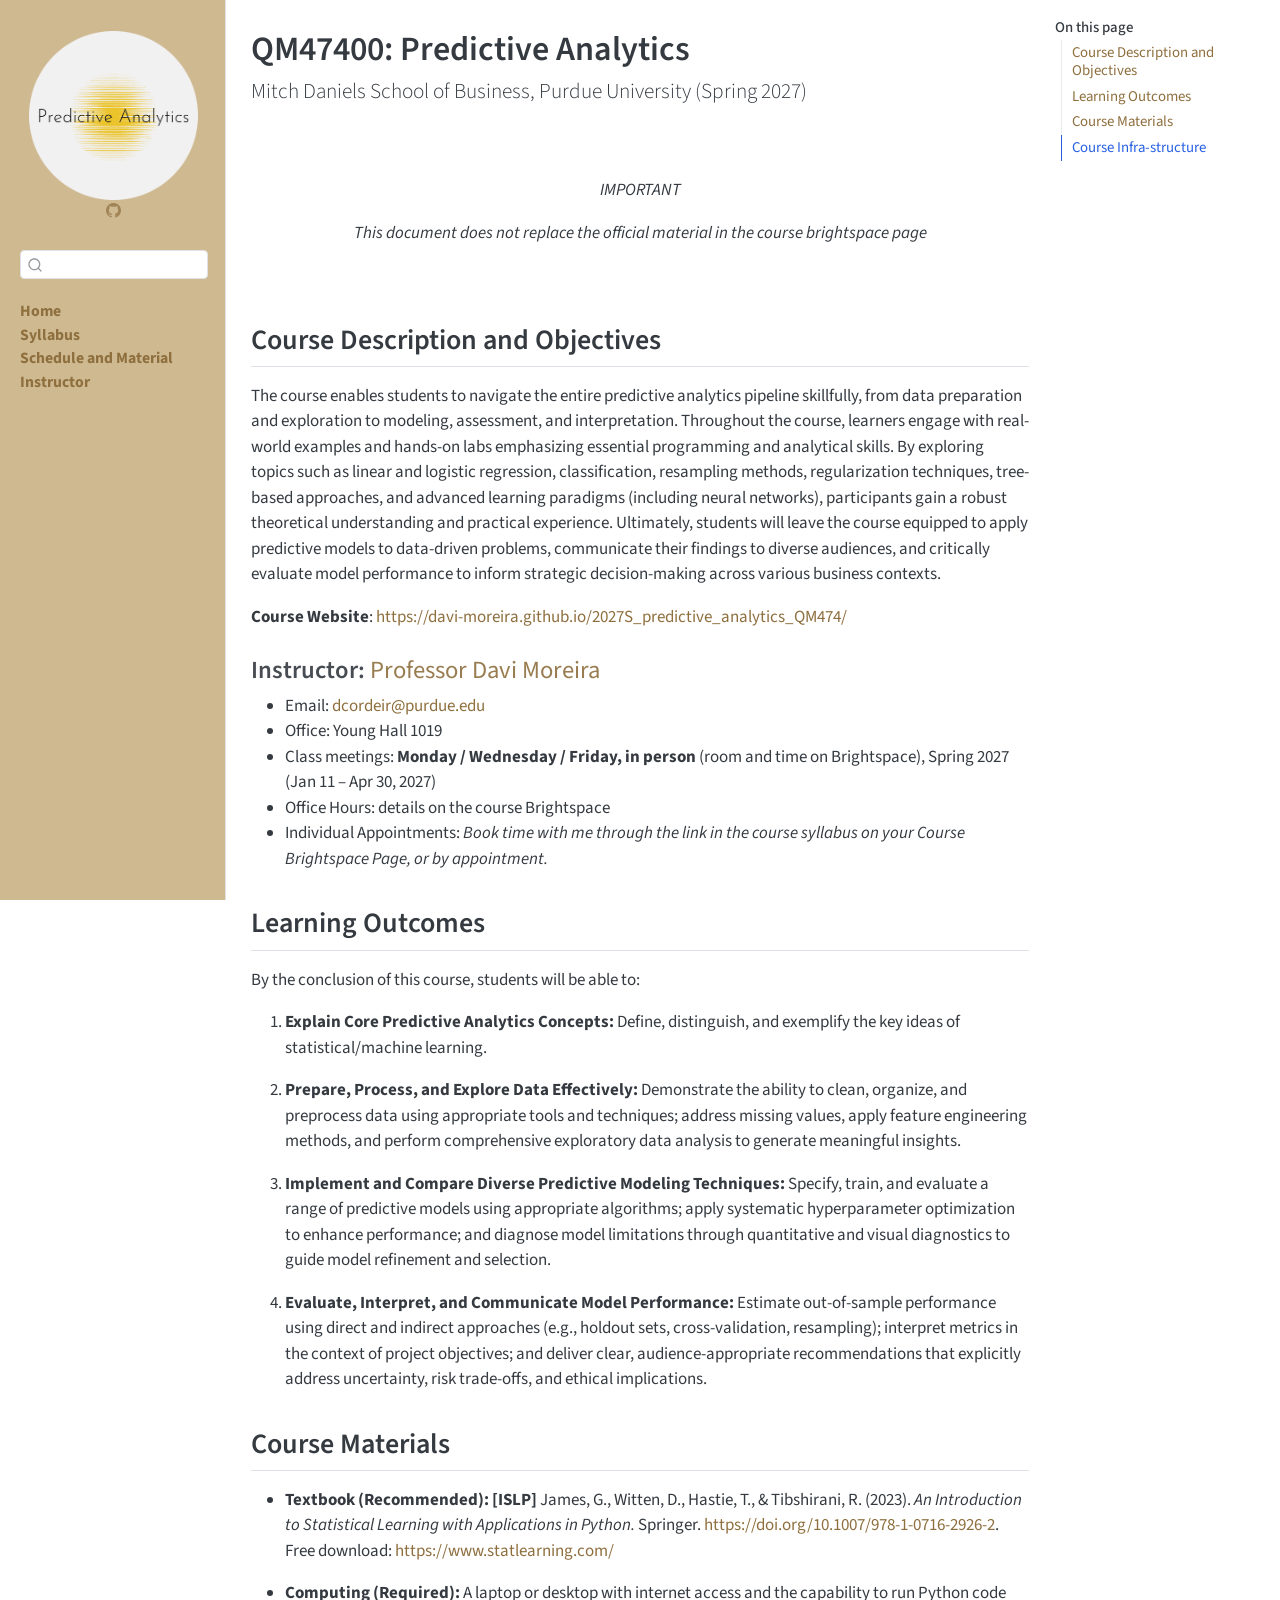
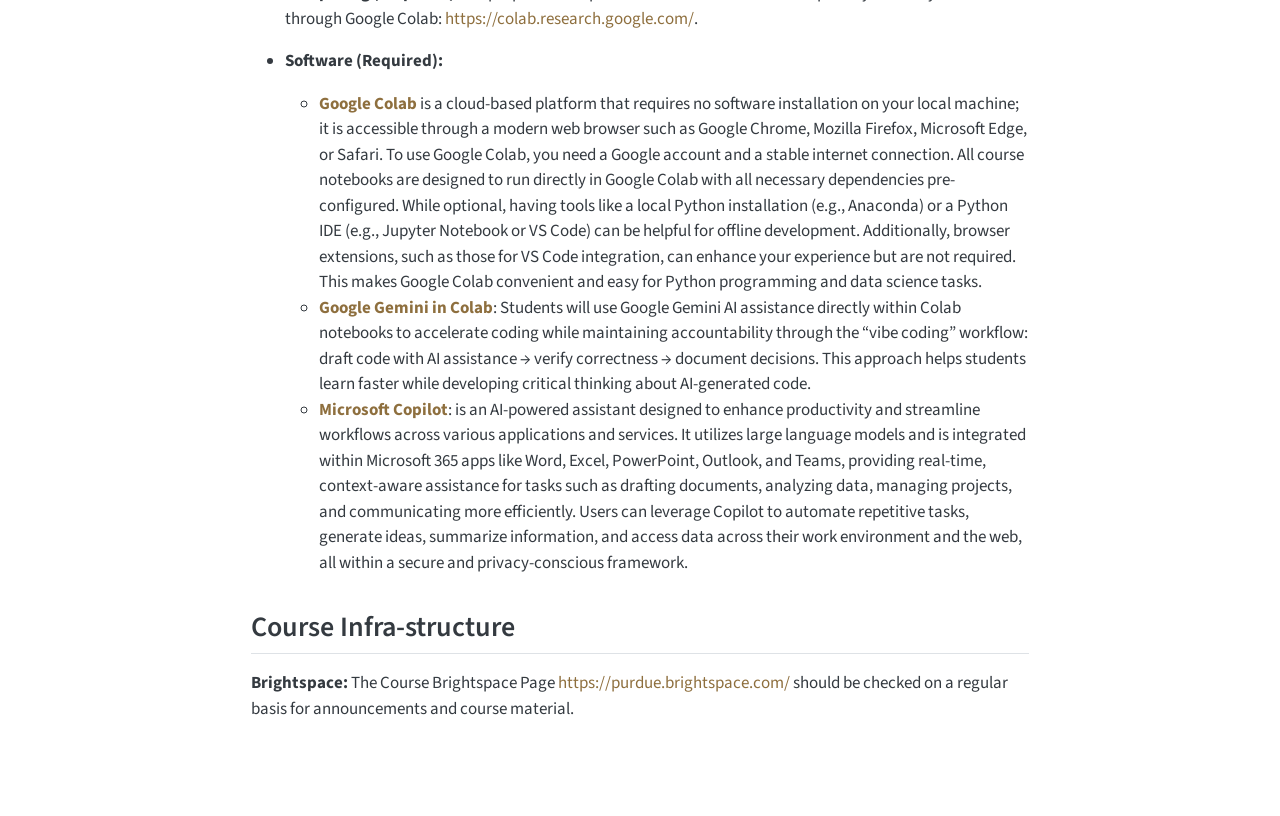
<file: docs/index.html>
<!DOCTYPE html>
<html xmlns="http://www.w3.org/1999/xhtml" lang="en" xml:lang="en"><head>

<meta charset="utf-8">
<meta name="generator" content="quarto-1.10.18">

<meta name="viewport" content="width=device-width, initial-scale=1.0, user-scalable=yes">


<title>QM47400: Predictive Analytics – QM47400: Predictive Analytics (Spring 2027)</title>
<style>
/* Default styles provided by pandoc.
** See https://pandoc.org/MANUAL.html#variables-for-html for config info.
*/
span.smallcaps{font-variant: small-caps;}
div.columns{display: flex; gap: 1.5em;}
div.column{flex: auto;}
@media screen {
div.columns{gap: min(4vw, 1.5em);}
div.column{overflow-x: auto;}
}
div.hanging-indent{margin-left: 1.5em; text-indent: -1.5em;}
ul.task-list{list-style: none;}
ul.task-list li input[type="checkbox"] {
  width: 0.8em;
  margin: 0 0.8em 0.2em -1em; /* quarto-specific, see https://github.com/quarto-dev/quarto-cli/issues/4556 */ 
  vertical-align: middle;
}
</style>


<script src="site_libs/quarto-nav/quarto-nav.js"></script>
<script src="site_libs/clipboard/clipboard.min.js"></script>
<script src="site_libs/quarto-search/autocomplete.umd.js"></script>
<script src="site_libs/quarto-search/fuse.min.js"></script>
<script src="site_libs/quarto-search/quarto-search.js"></script>
<meta name="quarto:offset" content="./">
<script src="site_libs/quarto-html/quarto.js" type="module"></script>
<script src="site_libs/quarto-html/tabsets/tabsets.js" type="module"></script>
<script src="site_libs/quarto-html/popper.min.js"></script>
<script src="site_libs/quarto-html/tippy.umd.min.js"></script>
<script src="site_libs/quarto-html/anchor.min.js"></script>
<link href="site_libs/quarto-html/tippy.css" rel="stylesheet">
<link href="site_libs/quarto-html/quarto-syntax-highlighting-64a204ab8560d761af7679ceaba22944.css" rel="stylesheet" id="quarto-text-highlighting-styles">
<script src="site_libs/bootstrap/bootstrap.min.js"></script>
<link href="site_libs/bootstrap/bootstrap-icons.css" rel="stylesheet">
<link href="site_libs/bootstrap/bootstrap-2083a2799036fb9bba696a2a5fb676d0.min.css" rel="stylesheet" append-hash="true" id="quarto-bootstrap" data-mode="light">
<script id="quarto-search-options" type="application/json">{
  "location": "sidebar",
  "copy-button": false,
  "collapse-after": 3,
  "panel-placement": "start",
  "type": "textbox",
  "limit": 50,
  "keyboard-shortcut": [
    "f",
    "/",
    "s"
  ],
  "show-item-context": false,
  "language": {
    "search-no-results-text": "No results",
    "search-matching-documents-text": "matching documents",
    "search-copy-link-title": "Copy link to search",
    "search-hide-matches-text": "Hide additional matches",
    "search-more-match-text": "more match in this document",
    "search-more-matches-text": "more matches in this document",
    "search-clear-button-title": "Clear",
    "search-text-placeholder": "",
    "search-detached-cancel-button-title": "Cancel",
    "search-submit-button-title": "Submit",
    "search-label": "Search"
  }
}</script>


<link rel="stylesheet" href="styles.css">
</head>

<body class="nav-sidebar docked quarto-light">

<div id="quarto-search-results"></div>
  <header id="quarto-header" class="headroom fixed-top">
  <nav class="quarto-secondary-nav">
    <div class="container-fluid d-flex">
      <button type="button" class="quarto-btn-toggle btn" data-bs-toggle="collapse" role="button" data-bs-target=".quarto-sidebar-collapse-item" aria-controls="quarto-sidebar" aria-expanded="false" aria-label="Toggle sidebar navigation" onclick="if (window.quartoToggleHeadroom) { window.quartoToggleHeadroom(); }">
        <i class="bi bi-layout-text-sidebar-reverse"></i>
      </button>
        <nav class="quarto-page-breadcrumbs" aria-label="breadcrumb"><ol class="breadcrumb"><li class="breadcrumb-item"><a href="./index.html">Home</a></li></ol></nav>
        <a class="flex-grow-1" role="navigation" data-bs-toggle="collapse" data-bs-target=".quarto-sidebar-collapse-item" aria-controls="quarto-sidebar" aria-expanded="false" aria-label="Toggle sidebar navigation" onclick="if (window.quartoToggleHeadroom) { window.quartoToggleHeadroom(); }">      
        </a>
      <button type="button" class="btn quarto-search-button" aria-label="Search" onclick="window.quartoOpenSearch();">
        <i class="bi bi-search"></i>
      </button>
    </div>
  </nav>
</header>
<!-- content -->
<div id="quarto-content" class="quarto-container page-columns page-rows-contents page-layout-article">
<!-- sidebar -->
  <nav id="quarto-sidebar" class="sidebar collapse collapse-horizontal quarto-sidebar-collapse-item sidebar-navigation docked overflow-auto">
    <div class="pt-lg-2 mt-2 text-center sidebar-header">
      <a href="./index.html" class="sidebar-logo-link">
      <img src="./images/mgmt_474_ai_logo_02-modified.png" alt="" class="sidebar-logo light-content py-0 d-lg-inline d-none">
      <img src="./images/mgmt_474_ai_logo_02-modified.png" alt="" class="sidebar-logo dark-content py-0 d-lg-inline d-none">
      </a>
      <div class="sidebar-tools-main">
    <a href="https://github.com/davi-moreira/2027S_predictive_analytics_QM474" title="GitHub" class="quarto-navigation-tool px-1" aria-label="GitHub"><i class="bi bi-github"></i></a>
</div>
      </div>
        <div class="mt-2 flex-shrink-0 align-items-center">
        <div class="sidebar-search">
        <div id="quarto-search" class="" title="Search"></div>
        </div>
        </div>
    <div class="sidebar-menu-container"> 
    <ul class="list-unstyled mt-1">
        <li class="sidebar-item">
  <div class="sidebar-item-container"> 
  <a href="./index.html" class="sidebar-item-text sidebar-link active">
 <span class="menu-text">Home</span></a>
  </div>
</li>
        <li class="sidebar-item">
  <div class="sidebar-item-container"> 
  <a href="./syllabus.html" class="sidebar-item-text sidebar-link">
 <span class="menu-text">Syllabus</span></a>
  </div>
</li>
        <li class="sidebar-item">
  <div class="sidebar-item-container"> 
  <a href="./schedule.html" class="sidebar-item-text sidebar-link">
 <span class="menu-text">Schedule and Material</span></a>
  </div>
</li>
        <li class="sidebar-item">
  <div class="sidebar-item-container"> 
  <a href="./instructor.html" class="sidebar-item-text sidebar-link">
 <span class="menu-text">Instructor</span></a>
  </div>
</li>
    </ul>
    </div>
</nav>
<div id="quarto-sidebar-glass" class="quarto-sidebar-collapse-item" data-bs-toggle="collapse" data-bs-target=".quarto-sidebar-collapse-item"></div>
<!-- margin-sidebar -->
    <div id="quarto-margin-sidebar" class="sidebar margin-sidebar">
        <nav id="TOC" role="doc-toc" class="toc-active">
    <h2 id="toc-title">On this page</h2>
   
  <ul>
  <li><a href="#course-description-and-objectives" id="toc-course-description-and-objectives" class="nav-link active" data-scroll-target="#course-description-and-objectives">Course Description and Objectives</a>
  <ul class="collapse">
  <li><a href="#instructor-professor-davi-moreira" id="toc-instructor-professor-davi-moreira" class="nav-link" data-scroll-target="#instructor-professor-davi-moreira">Instructor: Professor Davi Moreira</a></li>
  </ul></li>
  <li><a href="#learning-outcomes" id="toc-learning-outcomes" class="nav-link" data-scroll-target="#learning-outcomes">Learning Outcomes</a></li>
  <li><a href="#course-materials" id="toc-course-materials" class="nav-link" data-scroll-target="#course-materials">Course Materials</a></li>
  <li><a href="#course-infra-structure" id="toc-course-infra-structure" class="nav-link" data-scroll-target="#course-infra-structure">Course Infra-structure</a></li>
  </ul>
</nav>
    </div>
<!-- main -->
<main class="content" id="quarto-document-content">

<header id="title-block-header" class="quarto-title-block default">
<div class="quarto-title">
<h1 class="title">QM47400: Predictive Analytics</h1>
<p class="subtitle lead">Mitch Daniels School of Business, Purdue University (Spring 2027)</p>
</div>



<div class="quarto-title-meta">

    
  
    
  </div>
  


</header>


<!--- # IMPORTANT REFERENCE: https://www.youtube.com/watch?v=uimdXPZc40I&list=PLkrJrLs7xfbXcEKhTCKRSr2VXH4yiBeXo&index=4 --->
<p><br></p>
<center>
<p><em>IMPORTANT</em></p>
<p><em>This document does not replace the official material in the course brightspace page</em></p>
</center>
<p><br></p>
<section id="course-description-and-objectives" class="level2">
<h2 class="anchored" data-anchor-id="course-description-and-objectives">Course Description and Objectives</h2>
<p>The course enables students to navigate the entire predictive analytics pipeline skillfully, from data preparation and exploration to modeling, assessment, and interpretation. Throughout the course, learners engage with real-world examples and hands-on labs emphasizing essential programming and analytical skills. By exploring topics such as linear and logistic regression, classification, resampling methods, regularization techniques, tree-based approaches, and advanced learning paradigms (including neural networks), participants gain a robust theoretical understanding and practical experience. Ultimately, students will leave the course equipped to apply predictive models to data-driven problems, communicate their findings to diverse audiences, and critically evaluate model performance to inform strategic decision-making across various business contexts.</p>
<p><strong>Course Website</strong>: <a href="https://davi-moreira.github.io/2027S_predictive_analytics_QM474/" target="_blank">https://davi-moreira.github.io/2027S_predictive_analytics_QM474/</a></p>
<section id="instructor-professor-davi-moreira" class="level3">
<h3 class="anchored" data-anchor-id="instructor-professor-davi-moreira">Instructor: <a href="https://davi-moreira.github.io">Professor Davi Moreira</a></h3>
<ul>
<li>Email: <a href="mailto:dcordeir@purdue.edu">dcordeir@purdue.edu</a></li>
<li>Office: Young Hall 1019</li>
<li>Class meetings: <strong>Monday / Wednesday / Friday, in person</strong> (room and time on Brightspace), Spring 2027 (Jan 11 – Apr 30, 2027)</li>
<li>Office Hours: details on the course Brightspace</li>
<li>Individual Appointments: <em>Book time with me through the link in the course syllabus on your Course Brightspace Page, or by appointment.</em></li>
</ul>
</section>
</section>
<section id="learning-outcomes" class="level2">
<h2 class="anchored" data-anchor-id="learning-outcomes">Learning Outcomes</h2>
<p>By the conclusion of this course, students will be able to:</p>
<ol type="1">
<li><p><strong>Explain Core Predictive Analytics Concepts:</strong> Define, distinguish, and exemplify the key ideas of statistical/machine learning.</p></li>
<li><p><strong>Prepare, Process, and Explore Data Effectively:</strong> Demonstrate the ability to clean, organize, and preprocess data using appropriate tools and techniques; address missing values, apply feature engineering methods, and perform comprehensive exploratory data analysis to generate meaningful insights.</p></li>
<li><p><strong>Implement and Compare Diverse Predictive Modeling Techniques:</strong> Specify, train, and evaluate a range of predictive models using appropriate algorithms; apply systematic hyperparameter optimization to enhance performance; and diagnose model limitations through quantitative and visual diagnostics to guide model refinement and selection.</p></li>
<li><p><strong>Evaluate, Interpret, and Communicate Model Performance:</strong> Estimate out-of-sample performance using direct and indirect approaches (e.g., holdout sets, cross-validation, resampling); interpret metrics in the context of project objectives; and deliver clear, audience-appropriate recommendations that explicitly address uncertainty, risk trade-offs, and ethical implications.</p></li>
</ol>
</section>
<section id="course-materials" class="level2">
<h2 class="anchored" data-anchor-id="course-materials">Course Materials</h2>
<ul>
<li><p><strong>Textbook (Recommended): [ISLP]</strong> James, G., Witten, D., Hastie, T., &amp; Tibshirani, R. (2023). <em>An Introduction to Statistical Learning with Applications in Python.</em> Springer. <a href="https://doi.org/10.1007/978-1-0716-2926-2" class="uri">https://doi.org/10.1007/978-1-0716-2926-2</a>. Free download: <a href="https://www.statlearning.com/" target="_blank">https://www.statlearning.com/</a></p></li>
<li><p><strong>Computing (Required):</strong> A laptop or desktop with internet access and the capability to run Python code through Google Colab: <a href="https://colab.research.google.com/" target="_blank">https://colab.research.google.com/</a>.</p></li>
<li><p><strong>Software (Required):</strong></p>
<ul>
<li><a href="https://colab.research.google.com/" target="_blank"><strong>Google Colab</strong></a> is a cloud-based platform that requires no software installation on your local machine; it is accessible through a modern web browser such as Google Chrome, Mozilla Firefox, Microsoft Edge, or Safari. To use Google Colab, you need a Google account and a stable internet connection. All course notebooks are designed to run directly in Google Colab with all necessary dependencies pre-configured. While optional, having tools like a local Python installation (e.g., Anaconda) or a Python IDE (e.g., Jupyter Notebook or VS Code) can be helpful for offline development. Additionally, browser extensions, such as those for VS Code integration, can enhance your experience but are not required. This makes Google Colab convenient and easy for Python programming and data science tasks.</li>
<li><a href="https://colab.research.google.com/" target="_blank"><strong>Google Gemini in Colab</strong></a>: Students will use Google Gemini AI assistance directly within Colab notebooks to accelerate coding while maintaining accountability through the “vibe coding” workflow: draft code with AI assistance → verify correctness → document decisions. This approach helps students learn faster while developing critical thinking about AI-generated code.</li>
<li><a href="https://it.purdue.edu/newsroom/2024/240313-copilot-with-data-protection.php" target="_blank"><strong>Microsoft Copilot</strong></a>: is an AI-powered assistant designed to enhance productivity and streamline workflows across various applications and services. It utilizes large language models and is integrated within Microsoft 365 apps like Word, Excel, PowerPoint, Outlook, and Teams, providing real-time, context-aware assistance for tasks such as drafting documents, analyzing data, managing projects, and communicating more efficiently. Users can leverage Copilot to automate repetitive tasks, generate ideas, summarize information, and access data across their work environment and the web, all within a secure and privacy-conscious framework.</li>
</ul></li>
</ul>
</section>
<section id="course-infra-structure" class="level2">
<h2 class="anchored" data-anchor-id="course-infra-structure">Course Infra-structure</h2>
<p><strong>Brightspace:</strong> The Course Brightspace Page <a href="https://purdue.brightspace.com/" class="uri">https://purdue.brightspace.com/</a> should be checked on a regular basis for announcements and course material.</p>


</section>

</main> <!-- /main -->
<script id="quarto-html-after-body" type="application/javascript">
  window.document.addEventListener("DOMContentLoaded", function (event) {
    const icon = "";
    const anchorJS = new window.AnchorJS();
    anchorJS.options = {
      placement: 'right',
      icon: icon
    };
    anchorJS.add('.anchored');
    const isCodeAnnotation = (el) => {
      for (const clz of el.classList) {
        if (clz.startsWith('code-annotation-')) {                     
          return true;
        }
      }
      return false;
    }
    const onCopySuccess = function(e) {
      // button target
      const button = e.trigger;
      // don't keep focus
      button.blur();
      // flash "checked"
      button.classList.add('code-copy-button-checked');
      var currentTitle = button.getAttribute("title");
      button.setAttribute("title", "Copied!");
      let tooltip;
      if (window.bootstrap) {
        button.setAttribute("data-bs-toggle", "tooltip");
        button.setAttribute("data-bs-placement", "left");
        button.setAttribute("data-bs-title", "Copied!");
        tooltip = new bootstrap.Tooltip(button, 
          { trigger: "manual", 
            customClass: "code-copy-button-tooltip",
            offset: [0, -8]});
        tooltip.show();    
      }
      setTimeout(function() {
        if (tooltip) {
          tooltip.hide();
          button.removeAttribute("data-bs-title");
          button.removeAttribute("data-bs-toggle");
          button.removeAttribute("data-bs-placement");
        }
        button.setAttribute("title", currentTitle);
        button.classList.remove('code-copy-button-checked');
      }, 1000);
      // clear code selection
      e.clearSelection();
    }
    const getTextToCopy = function(trigger) {
      const outerScaffold = trigger.parentElement.cloneNode(true);
      const codeEl = outerScaffold.querySelector('code');
      for (const childEl of codeEl.children) {
        if (isCodeAnnotation(childEl)) {
          childEl.remove();
        }
      }
      return codeEl.innerText;
    }
    const clipboard = new window.ClipboardJS('.code-copy-button:not([data-in-quarto-modal])', {
      text: getTextToCopy
    });
    clipboard.on('success', onCopySuccess);
    if (window.document.getElementById('quarto-embedded-source-code-modal')) {
      const clipboardModal = new window.ClipboardJS('.code-copy-button[data-in-quarto-modal]', {
        text: getTextToCopy,
        container: window.document.getElementById('quarto-embedded-source-code-modal')
      });
      clipboardModal.on('success', onCopySuccess);
    }
      var localhostRegex = new RegExp(/^(?:http|https):\/\/localhost\:?[0-9]*\//);
      var mailtoRegex = new RegExp(/^mailto:/);
        var filterRegex = new RegExp('/' + window.location.host + '/');
      var isInternal = (href) => {
          return filterRegex.test(href) || localhostRegex.test(href) || mailtoRegex.test(href);
      }
      // Inspect non-navigation links and adorn them if external
     var links = window.document.querySelectorAll('a[href]:not(.nav-link):not(.navbar-brand):not(.toc-action):not(.sidebar-link):not(.sidebar-item-toggle):not(.pagination-link):not(.no-external):not([aria-hidden]):not(.dropdown-item):not(.quarto-navigation-tool):not(.about-link)');
      for (var i=0; i<links.length; i++) {
        const link = links[i];
        if (!isInternal(link.href)) {
          // undo the damage that might have been done by quarto-nav.js in the case of
          // links that we want to consider external
          if (link.dataset.originalHref !== undefined) {
            link.href = link.dataset.originalHref;
          }
        }
      }
    function tippyHover(el, contentFn, onTriggerFn, onUntriggerFn) {
      const config = {
        allowHTML: true,
        maxWidth: 500,
        delay: 100,
        arrow: false,
        appendTo: function(el) {
            return el.parentElement;
        },
        interactive: true,
        interactiveBorder: 10,
        theme: 'quarto',
        placement: 'bottom-start',
      };
      if (contentFn) {
        config.content = contentFn;
      }
      if (onTriggerFn) {
        config.onTrigger = onTriggerFn;
      }
      if (onUntriggerFn) {
        config.onUntrigger = onUntriggerFn;
      }
      window.tippy(el, config); 
    }
    const noterefs = window.document.querySelectorAll('a[role="doc-noteref"]');
    for (var i=0; i<noterefs.length; i++) {
      const ref = noterefs[i];
      tippyHover(ref, function() {
        // use id or data attribute instead here
        let href = ref.getAttribute('data-footnote-href') || ref.getAttribute('href');
        try { href = new URL(href).hash; } catch {}
        const id = href.replace(/^#\/?/, "");
        const note = window.document.getElementById(id);
        if (note) {
          return note.innerHTML;
        } else {
          return "";
        }
      });
    }
    const xrefs = window.document.querySelectorAll('a.quarto-xref');
    const processXRef = (id, note) => {
      // Strip column container classes
      const stripColumnClz = (el) => {
        el.classList.remove("page-full", "page-columns");
        if (el.children) {
          for (const child of el.children) {
            stripColumnClz(child);
          }
        }
      }
      stripColumnClz(note)
      if (id === null || id.startsWith('sec-')) {
        // Special case sections, only their first couple elements
        const container = document.createElement("div");
        if (note.children && note.children.length > 2) {
          container.appendChild(note.children[0].cloneNode(true));
          for (let i = 1; i < note.children.length; i++) {
            const child = note.children[i];
            if (child.tagName === "P" && child.innerText === "") {
              continue;
            } else {
              container.appendChild(child.cloneNode(true));
              break;
            }
          }
          if (window.Quarto?.typesetMath) {
            window.Quarto.typesetMath(container);
          }
          return container.innerHTML
        } else {
          if (window.Quarto?.typesetMath) {
            window.Quarto.typesetMath(note);
          }
          return note.innerHTML;
        }
      } else {
        // Remove any anchor links if they are present
        const anchorLink = note.querySelector('a.anchorjs-link');
        if (anchorLink) {
          anchorLink.remove();
        }
        if (window.Quarto?.typesetMath) {
          window.Quarto.typesetMath(note);
        }
        if (note.classList.contains("callout")) {
          return note.outerHTML;
        } else {
          return note.innerHTML;
        }
      }
    }
    for (var i=0; i<xrefs.length; i++) {
      const xref = xrefs[i];
      tippyHover(xref, undefined, function(instance) {
        instance.disable();
        let url = xref.getAttribute('href');
        let hash = undefined; 
        if (url.startsWith('#')) {
          hash = url;
        } else {
          try { hash = new URL(url).hash; } catch {}
        }
        if (hash) {
          const id = hash.replace(/^#\/?/, "");
          const note = window.document.getElementById(id);
          if (note !== null) {
            try {
              const html = processXRef(id, note.cloneNode(true));
              instance.setContent(html);
            } finally {
              instance.enable();
              instance.show();
            }
          } else {
            // See if we can fetch this
            fetch(url.split('#')[0])
            .then(res => res.text())
            .then(html => {
              const parser = new DOMParser();
              const htmlDoc = parser.parseFromString(html, "text/html");
              const note = htmlDoc.getElementById(id);
              if (note !== null) {
                const html = processXRef(id, note);
                instance.setContent(html);
              } 
            }).finally(() => {
              instance.enable();
              instance.show();
            });
          }
        } else {
          // See if we can fetch a full url (with no hash to target)
          // This is a special case and we should probably do some content thinning / targeting
          fetch(url)
          .then(res => res.text())
          .then(html => {
            const parser = new DOMParser();
            const htmlDoc = parser.parseFromString(html, "text/html");
            const note = htmlDoc.querySelector('main.content');
            if (note !== null) {
              // This should only happen for chapter cross references
              // (since there is no id in the URL)
              // remove the first header
              if (note.children.length > 0 && note.children[0].tagName === "HEADER") {
                note.children[0].remove();
              }
              const html = processXRef(null, note);
              instance.setContent(html);
            } 
          }).finally(() => {
            instance.enable();
            instance.show();
          });
        }
      }, function(instance) {
      });
    }
        let selectedAnnoteEl;
        const selectorForAnnotation = ( cell, annotation) => {
          let cellAttr = 'data-code-cell="' + cell + '"';
          let lineAttr = 'data-code-annotation="' +  annotation + '"';
          const selector = 'span[' + cellAttr + '][' + lineAttr + ']';
          return selector;
        }
        const selectCodeLines = (annoteEl) => {
          const doc = window.document;
          const targetCell = annoteEl.getAttribute("data-target-cell");
          const targetAnnotation = annoteEl.getAttribute("data-target-annotation");
          const annoteSpan = window.document.querySelector(selectorForAnnotation(targetCell, targetAnnotation));
          const lines = annoteSpan.getAttribute("data-code-lines").split(",");
          const lineIds = lines.map((line) => {
            return targetCell + "-" + line;
          })
          let top = null;
          let height = null;
          let parent = null;
          if (lineIds.length > 0) {
              //compute the position of the single el (top and bottom and make a div)
              const el = window.document.getElementById(lineIds[0]);
              top = el.offsetTop;
              height = el.offsetHeight;
              parent = el.parentElement.parentElement;
            if (lineIds.length > 1) {
              const lastEl = window.document.getElementById(lineIds[lineIds.length - 1]);
              const bottom = lastEl.offsetTop + lastEl.offsetHeight;
              height = bottom - top;
            }
            if (top !== null && height !== null && parent !== null) {
              // cook up a div (if necessary) and position it 
              let div = window.document.getElementById("code-annotation-line-highlight");
              if (div === null) {
                div = window.document.createElement("div");
                div.setAttribute("id", "code-annotation-line-highlight");
                div.style.position = 'absolute';
                parent.appendChild(div);
              }
              div.style.top = top - 2 + "px";
              div.style.height = height + 4 + "px";
              div.style.left = 0;
              let gutterDiv = window.document.getElementById("code-annotation-line-highlight-gutter");
              if (gutterDiv === null) {
                gutterDiv = window.document.createElement("div");
                gutterDiv.setAttribute("id", "code-annotation-line-highlight-gutter");
                gutterDiv.style.position = 'absolute';
                const codeCell = window.document.getElementById(targetCell);
                const gutter = codeCell.querySelector('.code-annotation-gutter');
                gutter.appendChild(gutterDiv);
              }
              gutterDiv.style.top = top - 2 + "px";
              gutterDiv.style.height = height + 4 + "px";
            }
            selectedAnnoteEl = annoteEl;
          }
        };
        const unselectCodeLines = () => {
          const elementsIds = ["code-annotation-line-highlight", "code-annotation-line-highlight-gutter"];
          elementsIds.forEach((elId) => {
            const div = window.document.getElementById(elId);
            if (div) {
              div.remove();
            }
          });
          selectedAnnoteEl = undefined;
        };
          // Handle positioning of the toggle
      window.addEventListener(
        "resize",
        throttle(() => {
          elRect = undefined;
          if (selectedAnnoteEl) {
            selectCodeLines(selectedAnnoteEl);
          }
        }, 10)
      );
      function throttle(fn, ms) {
      let throttle = false;
      let timer;
        return (...args) => {
          if(!throttle) { // first call gets through
              fn.apply(this, args);
              throttle = true;
          } else { // all the others get throttled
              if(timer) clearTimeout(timer); // cancel #2
              timer = setTimeout(() => {
                fn.apply(this, args);
                timer = throttle = false;
              }, ms);
          }
        };
      }
        // Attach click handler to the DT
        const annoteDls = window.document.querySelectorAll('dt[data-target-cell]');
        for (const annoteDlNode of annoteDls) {
          annoteDlNode.addEventListener('click', (event) => {
            const clickedEl = event.target;
            if (clickedEl !== selectedAnnoteEl) {
              unselectCodeLines();
              const activeEl = window.document.querySelector('dt[data-target-cell].code-annotation-active');
              if (activeEl) {
                activeEl.classList.remove('code-annotation-active');
              }
              selectCodeLines(clickedEl);
              clickedEl.classList.add('code-annotation-active');
            } else {
              // Unselect the line
              unselectCodeLines();
              clickedEl.classList.remove('code-annotation-active');
            }
          });
        }
    const findCites = (el) => {
      const parentEl = el.parentElement;
      if (parentEl) {
        const cites = parentEl.dataset.cites;
        if (cites) {
          return {
            el,
            cites: cites.split(' ')
          };
        } else {
          return findCites(el.parentElement)
        }
      } else {
        return undefined;
      }
    };
    var bibliorefs = window.document.querySelectorAll('a[role="doc-biblioref"]');
    for (var i=0; i<bibliorefs.length; i++) {
      const ref = bibliorefs[i];
      const citeInfo = findCites(ref);
      if (citeInfo) {
        tippyHover(citeInfo.el, function() {
          var popup = window.document.createElement('div');
          citeInfo.cites.forEach(function(cite) {
            var citeDiv = window.document.createElement('div');
            citeDiv.classList.add('hanging-indent');
            citeDiv.classList.add('csl-entry');
            var biblioDiv = window.document.getElementById('ref-' + cite);
            if (biblioDiv) {
              citeDiv.innerHTML = biblioDiv.innerHTML;
            }
            popup.appendChild(citeDiv);
          });
          return popup.innerHTML;
        });
      }
    }
  });
  </script>
</div> <!-- /content -->




</body></html>
</file>
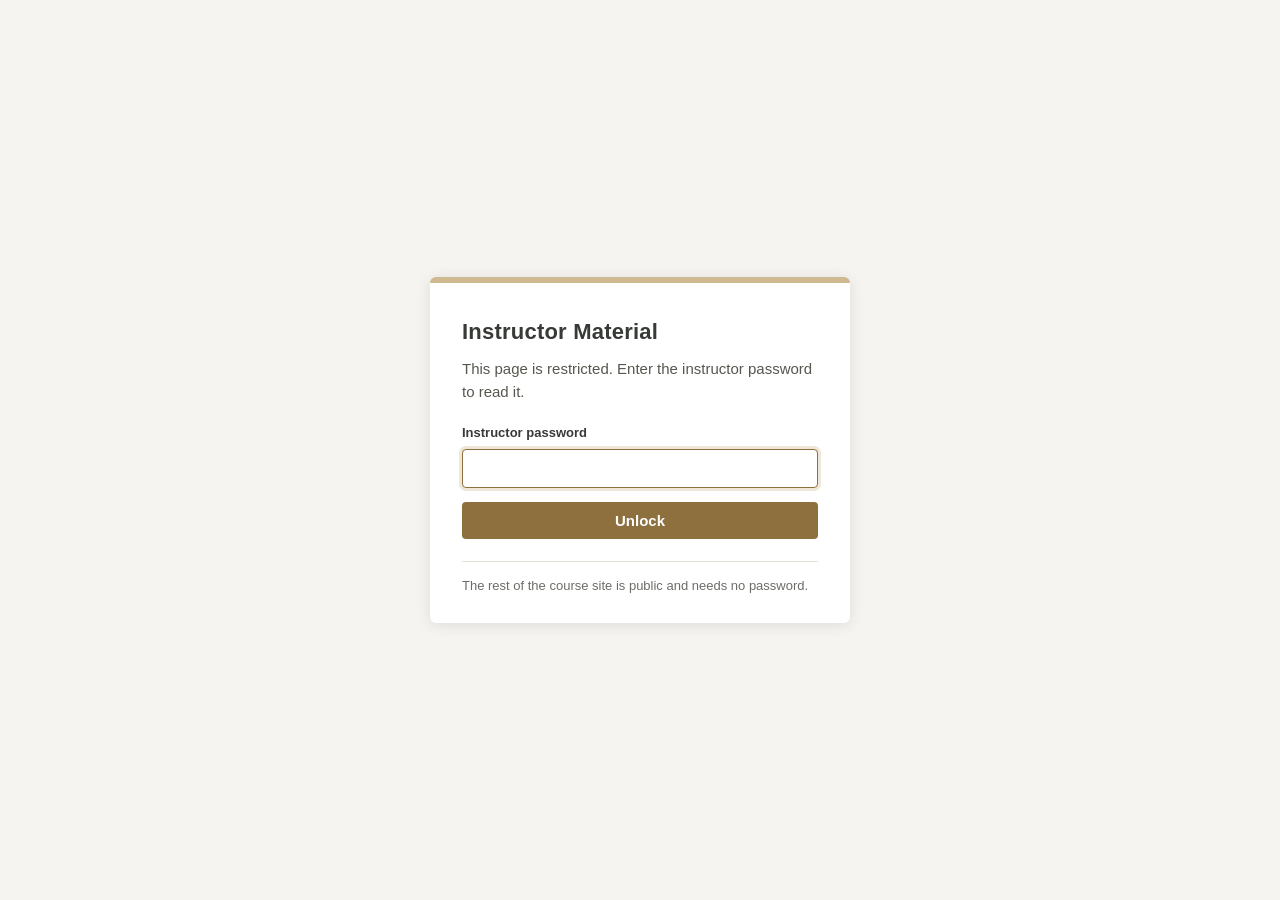
<file: docs/instructor.html>
<!DOCTYPE html>
<!-- qm474-encrypted-page v1 -->
<html lang="en">
<head>
<meta charset="utf-8">
<meta name="viewport" content="width=device-width, initial-scale=1">
<meta name="robots" content="noindex, nofollow">
<meta name="googlebot" content="noindex, nofollow">
<title>Instructor Material · QM 47400</title>
<style>
:root {
  --gold: #CFB991;
  --gold-dark: #8E6F3E;
  --coal: #373A36;
  --paper: #F6F4F0;
}
* { box-sizing: border-box; }
html, body { height: 100%; }
body {
  margin: 0;
  background: var(--paper);
  color: var(--coal);
  font-family: -apple-system, BlinkMacSystemFont, "Segoe UI", Helvetica, Arial, sans-serif;
  font-size: 16px;
  line-height: 1.5;
  display: flex;
  align-items: center;
  justify-content: center;
  padding: 24px;
}
.card {
  width: 100%;
  max-width: 420px;
  background: #FFFFFF;
  border-top: 6px solid var(--gold);
  border-radius: 6px;
  box-shadow: 0 2px 14px rgba(55, 58, 54, 0.12);
  padding: 32px 32px 28px;
  text-align: left;
}
h1 {
  margin: 0 0 10px;
  font-size: 22px;
  font-weight: 700;
  letter-spacing: 0.01em;
  color: var(--coal);
}
.lede { margin: 0 0 20px; font-size: 15px; color: #55584F; }
label { display: block; font-size: 13px; font-weight: 600; margin-bottom: 6px; }
input[type="password"] {
  width: 100%;
  padding: 10px 12px;
  font-size: 15px;
  font-family: inherit;
  color: var(--coal);
  background: #FFFFFF;
  border: 1px solid #C9C6BE;
  border-radius: 4px;
}
input[type="password"]:focus {
  outline: none;
  border-color: var(--gold-dark);
  box-shadow: 0 0 0 3px rgba(207, 185, 145, 0.35);
}
button {
  margin-top: 14px;
  width: 100%;
  padding: 10px 14px;
  font-size: 15px;
  font-family: inherit;
  font-weight: 600;
  color: #FFFFFF;
  background: var(--gold-dark);
  border: none;
  border-radius: 4px;
  cursor: pointer;
}
button:hover:not(:disabled) { background: #7A5F35; }
button:disabled { opacity: 0.6; cursor: default; }
.error {
  display: none;
  margin-top: 12px;
  font-size: 14px;
  color: #8A1B1B;
}
.error.show { display: block; }
.note {
  margin: 22px 0 0;
  padding-top: 14px;
  border-top: 1px solid #E6E2DA;
  font-size: 13px;
  color: #6B6E68;
}
.note a { color: var(--gold-dark); }
</style>
</head>
<body>
<main class="card">
  <h1>Instructor Material</h1>
  <p class="lede">This page is restricted. Enter the instructor password to read it.</p>
  <form id="gate" autocomplete="off">
    <label for="pw">Instructor password</label>
    <input type="password" id="pw" name="pw" autofocus autocomplete="current-password" spellcheck="false">
    <button type="submit" id="go">Unlock</button>
    <p class="error" id="err">That password did not work. Try again.</p>
  </form>
  <p class="note" id="note">The rest of the course site is public and needs no password.</p>
</main>
<script>
(function () {
  var D = {"ct": "wMKO++Gx4mI37pxkOwz3UfFblHjec3wqMWWBiCjGxWmlbhPp7pGwnolggMCZyw7yLISSRPm0Sj4d49G2Nnj4FPHzsYvnUDrqBLebgKXC2iuNu0/aGWWdbTXOCYTYYVKyJXg/KnOnhNrvVbVm1o0MhcJ8+GoWVLXQLSnI4xYooyNEJPIK3S/uAfuQUMNqB6X75BP+JJW1wPB3sibuRM4J+LjaJU7RbVN4G3DNOX/hCwIeykcIJnQuVxaVQBCqMiN4Ra6JGIr7BQWVaQccdm9AZxZGW6hBB7/OmXJbpyCLqLX7J7CWkjrqDsHU0hdNwUKQVGEmplcFY2Ry6iY2G167LgLEpjNcq/h2MOEYrJj81SHsdCd3uks0gm806/biVX07vqgka7vUnmTpS+JPkkCDLlAp6m2YCqcPcFgP/V3E558ZMAzvOwt4bso63AlzFcNKVoyky2uh6EYMlxBqaFynOtWXzo+SPPig8fePTKSAK69sU/J+/9iUoZsU6JQgsQgZof9INEdkwBmmh4OKUkHANhA6gAO0K3/52Fo2JQie4jCSV/QmsJaqpsXH7yBESVBJX7V9XSfpdr23FtO3YrJjKc1Af7GlprWWd9hRSxvFrNGd17sYdiIGEIUgFP/Xbp92/kONaJ9V3aZ4pBZURuGxK33O6gWxGbSzrL6zYR+N200QABHO8d8/cAqDDqQlsxt2m6rUS1SzzuJg93FpBZbSmdboraQCDi+YHiQyDYdBs+cH55ZeEJKyJILJoCG62f/4nxCjkRMgbR8hrCl1+1NFdbl498PPtOgeZ2rxAevHzA229u1QSc+ze32od7xBmuGNwFks5PlDTLPaDB3Qt3JVCMQ0F8llqs8cJIz4aKuBiegKtbFTkvmMIrVAt+V5z2C5poZAjsnyK7nrSHxeoBkNaMsxruVUm4AiUGLzGLOLni/aAKjJwHCBwFDwOOaEtsN2uwQD3yyL2k9VV8Xqcx6kwnWP4ZktzFs5CR6LQpghCI3Yoi1Jqj9Z3qXC8g/0Y7c4JoXiBfg+WUUiOqkYz7JYrcTzKQDkEqUl8jkXQDBnAEdSfQUzZX/RcRCerJs8ZUmlZX5zdXB4aSiUxMySFi0WRaySupYVsaL7WbpA9SkFGCafwDXCxvFIlve64u/gb1Z1PjcRa1YSZjSp7Acu+ZnYLioGX8afhl5hvRQLNJgzlVbwQ2eum/TfYmnOHsITexJX4n691E1hPjLwWWRDVTxwSWKyCPigAZHVuPz3yEF6FSCS9/BxYGBN4vWKcw7CG5Dl5+jSLQCYIrOJZff8WFW7V+5q2l20fDM8/ZoNWlfVoUR3PFaR/weMlfXAFlnIeppnzepz00yE9KJONvhz1rjqaBzyDchdng7fxNTI7jeyMQD4+MDAYxd0Q/zwKDw46CV787flyqWB/SB8w6nrNbfic3iiSzxRGNwc25ZZVT3JiplFDlktYBiguhOcWAFOOlUslvxrskCdHFkd0vRP2Uz7t3JiGZs/EKCkkC02/phtxwO54uatrOFPro5InLBouhRaAp5mymHcDwxkURhrfu4bp9MgX8mZ8U8Fs0cMgnfcZF+1F35P4aZn0logR7fYC3ju6lfZLMZMvymF6dNkTiK9VvLZ0OYyLk9k+/HLsgIN7E7cwA+6uvhpFaSlEJM1PRm6zhMXgYjJjAoMO8lGczm4W5Dk7suG7nzOQEtWSbOpDQsaZpT2dWeJbbrbWB46DG8AWFhJCPzTMEYZxVrWdyzt/1CrgX/q3yHbWg/OZwb5GAKtqL6D7pNlWGnaMOLV2ixNPyyAHB10CFWtgw73HBY6/+EhkclWg7QHLiWRZ39KMuvkiNZFXHd9RgRAmBc1J8qtIq07NSpr+Z/qVfppDU+A2knQZTTBEGSR60EFgYDd+8vCqzxPjp/BhrkYMLcSPpD/5SJLtp9vJMRYTaa1a4ljBprcQTrwhoknS8JOxCMaxKw6XGDKbG7wP8U+zPcmynrpSfbvjg11Swl0lTNTYtsn0/VM+xbGt7Wrc5z9aA/u9sN1uAvltEJtmfnaHpqFwdwl+43BcpdvWbKOmJiegFrSf6VYnv8U9IC/RXo6hvI+nWfXEbqKuPxzUWEZtizLfHRidZo2ZZsb7gglueMn86KcVYsHVyMbvvsaI9EggJInxEiAvqVZfYGY5UXcCL3ZwRabOunYIw6Fd0Q7V8b+7toEVaSZ+dJVj4D6d/Ddr7DJm5WAwreoc2UTpVeXcZqAhcTyiBoJ6zmsOSYTLOEd/Y+KNh3NR+Twvf+dZNhEp9U2aH+OLZe8GF29bbwuVqzWGqfq9ImLTOLCudnr9pEf4UZ+TrYEFoyfwH280XbxM4fg35S6LFSgOuH3ABYOGMfgtAN7IG9fP0MGyQtn6PSVMUjBfnt/RRRh4IV8m5D6DhvHomc8JlDffuUrRu5Hb+Ivf2mm0aHas83/ZoUgD5SSV9waMVcXhy03dsbaqS/3SETkY3nQ2cGvkE/R7RGToSE+G4cjt50sT1Jww7iJR28K26bzMeNAUxJTUAgq/[base64]/K2YT1WQBLHvkb5qGalcI81eW2c6Rwtb9DjukLkpAOEOZS0hcUhT6F0ixHmka/Qbpq2kRfhNQJJ1tEDjTEw70C/wNPy85bikBJN1x4rreqtx+dtKex7OAkXQp3PwvV06sBQnOJayNT359m/Xnt+eiccu/[base64]/[base64]/zhVA59cT2ytQ+lRgM9u4XOkwq8Deitedc5aDoakJjYJTx/0A01SeFmb2tS3c9zTyPT81Ipi7Y7Aps2KWN61dfLfsuR0VHhe/QuOfF98JMwLc++GqjeSWyYKkU3YqFihvw0TyCpFRC7i6UkOYAdQnktDVVapl1KBCxjB8RdokWqr8PoaHDDxWCi4C5r1KM4l4OcTaSzPYGGECFoIV5liErKyfzhsF2ZYCG9g1aTE0drWNtAw0jm4YT3NLdaJoRBjehjWHXJ+x3CTt+bz0SQsDDvmw0O5gya7k/bcyKDpKwY77iGW2NrYp7O4qFP1gZ94qFDxVqZHedXhs81b9a7zde4z9b2bk4a7uW94+mcspfyujckQVVYya58g1K3Ukgu1X9m4NzM2VUMrfDgnxPKqLs7+lcCxyNWZSNxKzgKtXDFjYD+S79yKOGUux3doaROXnFkOqZrAJVrLqrpEvAeSqGXNdN/lItn6MyRUu6Z1Ps7yzNJAazfDged6fF0Qkmn+9f+bcoqQAwAK4hY+7XZrhOlLZK/N/PF2D3Ap/[base64]/O1wYX5flI9IvTz2EVe7MXXwMi7alttCx9fDSQsnqd0DFzpnXcW6IAVUQi/4ikBuwHpKrVZO2EITTdxA9GUp4Fi6CdEms933JB75dpcfRurswgqRT4zNOxVZDChbYnOl2m5+urBVAWz0k7I9xhP/1hbCbGu6myGckPUHRtl5cAtnasNpWCDkNuOHXQS00+xKxc/NONskoK/cqRZJr15UVcjdDe8d/KhFYXhUXqJ/TN8EDB/yU9dggLDCkskMMT3GCexRkXOgxl1PUU8Ks+P9u0zsVgCXuKeONYdkiRJa41NQ5pAkTG4DytG8cU2Kb/cMsoKF0oToyHHCmoCmGhmc4iyFpO52XHO8TGeygmUmS66GQUkQEGapwa2r3s73d/hNkEDPnAAxPtXcBJOyvxj2mHiHuz0rj9wtwPtnPiL7aGgVlHtyChkYujidPlrSlaKbtrKevHu1jKb51gn6gnuqMcEusELhXtaaPIVHfcH6eFuDp/UOBsFT1NL/7qipb9j3ZSoa8bPeacRJM1NRHwBI4F6qs8nDhG+bNPq7AaMOgietpRKBMYVmnZJ/Uzox4O2WXcs3iELefmWYPG5iNc5QYu3w/dY1DGgUxVatwXhdXoNtl78BNqAnizhQ6qrJnANrxxUyfoaxW7Zu8KcSBWxowCCqwVedDE1qvXAo3n9ZHmBq+vb0X3lqjIiSPFdYE6Eq7mlhHIwp+Fg/KpfdCeXPLMvbe2l/QoXppt6Ue84CIqNcryITQvNrpKuwGyG2xJ3Tbb0H8+ysD2B25niV0KOoePNx6TZokq9YWP7GVhypzN7a6e4D5KAkk/FzyvqJLvD2m/s446FbB3L3mp9IWWFdjr35bguwssxpYhVeqKzmnAwGNrcszBtlQ03pOx+3DUfSW55GupDrESYVn0Ew/+EjmmFGj/[base64]/J7kkSi+jMDXkZQdyq5s6kXbvYkNWsg/5EiCXg0bO47ARRerF3bnLnyJaWbB2RNX5YtRpLCgOuPDDN79zLGa5MQwW3HAT/MUeN6lZTOlYpvUcQsIdsDn2krPKsAJGxQJGKkT4YxgHePDep7MG5BNEZBNHPPbybZ5KKKHwnKmKqOJI/62N2R7ESEyXH88hZfH19y9ZLCSVItLUOeKT+36ZE6zjQwzbZLJLHd2mXKWqAGl2ZLs77LhZBlscYCUGJg1XU8m17V+zpVfT7Cq06QigIdZL5uDZS9kcOLYY4a0ZIPP2awLryuo8PxewvPyP3BTwoylNGia86NTxKdObO3TnPoeSGLzrMG3Yji95d2slOGwJdtSh/CbsIPQbPhwPkJp08MV3AbS+WVjDmLJFrBuHDgrLFYvHggVtsiPQ2EK0C/q8MYvYe7W4FRnewDrgXb9GhNQ3iDN/N7C4KDtAv+burZ2hBqKGadonUh7tfke2wIy+rq3h/TEGHegwhGAj9Ahwb6My1+k5kGJOhvKl0/[base64]/gvpm6k8hgWg+Hb03UGia0JFRTcKTtlKhCkpWrghEQNu4VumBad8D+RyEZH0T3iLyheB0SaPWPEVOqBErWquXJTHqCZOyPC2FUQjmrrGnBPUagyLAehcKUvVSdY4hL0nqn9tEgjUvrwhowMbMju/J5F3+P9zJPYAfRq5M+wqeOJGn2Obx/LBqXbjml5kmJAZwu1+/[base64]/+Ege1KK9ruKQECh0aoNN1x2sr0U6mpiYYL4LxsSVw6qmdBu/1EDoffUGvG7rre6/8cWVCLlFSlmo0YYABhRHdGphURWKMF5/AryxEzgjUIZv/jrr6O8vJ3B/Lds2zmfgMV8JbR+Qerzwf7ts4sByBtPG5uMxIDbAlNAEaANZGXoHSIu6420H8W+g0+UH2jHowEaK+NqrOb9iAP9w7AQCrp63QoR/wLcL85VFRDMH9sOabNslirE4STRwzmQJetN4rJLyy0WYxVKjrKup3TexxkbfeJ2bH5lURVPgp1bA9LPI/PmN+Je+gCmBjQqVKmEEpfiqOIgX7mgZdlu4qa43kucdMIpc5ldh0VO/zcK71LHE1QURrWXzf/A7wsF3pjO5o3ow0U66xELdmqn89VFOyrjRFghvSX8wsW3Lq1Fef/f+z1rNHs17e7tBLOKp3K1TQX2Hek8UFbdE2vGqLjReK5iEHZtt5WQn7PiBcPBf1M/H46kMUh1LrX1cKulrFWh1WgsdAnCDZJuduxCmgxqLi9DIecvG85qF1CzHVDis1yz6nhWsdiZ06jBMMJfLw98rL0ZdU9WcQECHJZeYVjSqXCVgrLhnFr0W5cGVyO24hMB/lZg9DX4gGkjbVNN0Kd2uxD31JMZHvNlcnctgHjr+K7J6TVpQ8cBNBXXm8iV/lVtPH7Dk1BLpHBoh9tWWhT/2cBU0ykh63pzhSDRZbkeIWiPDDUj88FaYavFt3XeeyRtrmSqbQytYi0xUZBTLDGFzQKBCaVKQMlroaECg1kPAi0pO+LF9SriUNA1wZwokPeL/iS4U0lXf/goxZ5qTuqULU0C/[base64]/EsS37fGpuJKJjd57Rqv+kl4b3hbjheDPxUNrHvgwllC8neMXcXgXQotJ8fhkHzjA9Aa5H46vpLy61rryZAZn5fc2GqND5NmXnL5qs0y4869O1xz8g6pb9YeQ/bAvo4rm3sF89zjJ/LVoyDHJvPS2h5n0QFH2kVxaPuuxv0j/gmtbZcouBMokvbhTBhuDuCGZn420fQNx8UZDaRQjARk+2QpUWEYllVdA20KpbmAvVZKW+Cd4BkZtM39jJYUdmiyh8Dsu05QCbJ/lgqzTpL8ow1kLzoZvhFmjapidlk8v76Co0qLjxGjCmAChnvHpyRANgkq+xfnWtBCyTC+dKX7+9A35DUiGe6IR0xKRjVXz6IHLF6ovI0q9sU7p1wfaiuB/56D7PgAas1BhvcgLffeNP98tk4XVcOaCrV3CQDnA/WWpYRiKEO9J/Xoy954k0yp4wRv2zwPErv3IDYZ+E3YfF/IN8e/98ljnfq/Urb4+mOqQQ0FYeDl6CYdzjx+R9nAeujlS0NnHwChfkSKV+56EyUVf5Oez3Pm661B7D5XE9sP5wE0slwOTVcFGg2JMHe0jsLBnJwXs8kSc86fsu9yMu890n9bnBZk5jwkspaQXHXwC2kppJljnuEaJ1iMsnnZjmLu8L0gJKdKicFErTwA+r0mKek32/lyxC/mt+XDPJjXTNzkWIn6IyEkHyhXMWMTUuMkeeMK4K1AyHtTBaA/XlkRED2mVnL+ng1eLvZK54ZQIUojhdeWLs63n1A6rbhERxT0VbXKmTTAqhsduefzWL+v1Vb1X1qeORUJe9t/Aq0bVUdBRx/25SbJFaVgibs4rv9jBEqksSttd/+Y26fO4+Kxb+paTTUf8HCa9O76Vd51zUungg0srOEo/Mn+VQhWXxY7zEqN3FBLmZDvdZt/ywzl7YPEr/u6iAcrKv23uhzsrzop7Jr1Ab7hiZ96tVAxmwMEGQnQqIdnzCKRKQLi+SUNjP7w7vP7UGyQEZmKftXmYZrHikOpaldfB/MCPLFh0doZHp9I5Ci3hIQpi9OE4FHi0VbbGAGyVb0G6/3+7qB+ILQpERrgrZ4ZvhfH5koRJUmkwy4tBdbZTgqHd9yG3dgI3tG9OJsq0HP1fayn63dVfWvzvYyVUkkJhVpXtJ6BtXBLXce5oHDeLBVkZOrcaG5TUfoUrHP3yOeoJNe7dOC1ITR2TLCpRy+o40oxljoiJRk+RhdnaoA0tQsUJ4rA+f2W9JCwz/6ng3jlq87ljK8l5H1tPjR4eIHXuXQ9mD+GyD7CMknBtyz9IHnR6Rc7gfTMZiRDgwMD85PZSySiJquphnL20x3MJcaZd5P5HDL2bDlE2T5xM3fjXSSO6m/YpSzPDZ+KRa6ylYYiNuDRQ1fOfRHKBg8w8D/ORrwfOIONHMy5SIMOphM1Y/Nq4/gT5+pr3eGGcVlCXrV1tmoSWqWZFsdrBWjQMRKKQt84vWeJzO+h2B+vVqqbywZBFl78ajM9t9Kw5EqlPUpErR/oqvN6BCuEdVY8QUxtr6HfEMUB1MQR2VRFgIFueG5uYEpUMx1ut5uo2xhXcS7RXuMdrj5bZlMQWV19SZT8sW8Jca2rIvggCrw3uKrLZKzjad7NKUDGeANugcNYuVffDjF671HsaAFg8p1TwbLjvzuHWC/qyx7jXrO6OZm/AS85phN5MIwh638PD5d+bTSRKOprCncENWrTZePNoz3aoG6RhtcUWBF+dzUGKGVCYpLhNedcm7uAW2XR1GOP3eZ20w+zfqVhmwVe9fDHpe952zaoWk3LlbQAiaTVK/419VKsJ52g6SGsDQf0yatmOPZli6vMURKrDr0Dx/qwOZmkg/08C2BoduCXYqJCALwaf4yDsPa6czbpkAs9ojzUQCONscece+WGeaoPtc9QERhnNpGRiHPhvjrwAfnuBsLujCCrPH6yFglNhqBz7B6JjwQxzY7cISAX3qr84AeAPcq4L39XC7/lQlh4p+sehfE4uo60uy024W+Qv1oZi1Vx/upGIbTo4eqjx9BuoSpartQnQXrfXkuBUDntK5FOppqmMaTJ9ajFFp8BV0i2vj+N+Bz45b6pJkjG08Rn1+II/tzVcsGrUtnp5kThxCoFvjz5G0+QCfPVGM6tgjXMhO+32p34zCdG2UGFfxL3mxWRvUpKaANMfy/efho/itb/716icoWTKb11MxygyiD10HeRPrC1L4iy2VQdkQVHhtZh0xtJjOiHLy9zG8FXRhhq6rrFlYPedJZG9QpYJQhgiWc6vr5RXzua/w4PT461UtmtJ+p2Zz26CK2/ouJveMlsTrG+C6Xe9Y+vQ4yyID42fHjkdxpy9lSKXqeUWG5FAFrTDAjnuSUvfmzX3BViLGn2aoIsaDqgK1K5a4lMVvtPQ4xBXFrJgnWG5OL272GinuM/orosJQH7M6QNdVAsrdxczc522kySRpxZfg/eQBk70rRvPtqeDIxJq2xiNZiJt1WOXfLTFlkMVPo4WB187mdMOynvGoYlhHVuIyI+sJBYwmrJzYWFmIAIiauWxwa+/BhCen5TS4TC+EpF3BemMaGvdg3wC2xQuyA2cjHfhpJgfRX6o4YaNzH8qtjGebr9lJAAf+7Fd355z64GnXjZSoSiWaCPzp8BPhbUHdngWIuqFuRAJlCTWrKlysB7jz1Rfi/RoOA9A4o30uzJSSbGaUErtjrXBM8L/DQGildFrBnVPDkKOwLpEnCNx2sgVo2aQLZkTgHL8l5FKjFmAMQpu/zrtmd0DGoqZD8yxh+swE3Yfk1oBYGxcFSiOXf9ahw5lEjqATuiWVm/1pAnstv8a9wXgFm1zHP2LbqrS6CN5la3ztwk5qEJYiy1nALLsQOtZCT1DkGFYCvIrrbah3kQfCBRZZ6Qx43eiH/joC33LVAEycVjIgRz7yVyjU6st8b1qCvd+w1U1+Hg3GkxEU1e/cqvn6MqD4baKQykferTeBY6/4jgmPvWyxJf44w10WgSP6cob0C8GNa9vknbKJPSXdiRHJ5vUfDr8Hl4yAh3lh/qW//ivaVPzxyOgNDi/DApfRd6LOUMYk3YPEilFWGhmLuRhTLJnyj3APpKJ2MCnNpA/1fTiX21KVJoK2gKCk06/WCA9F6Viy7ohbDiYNos+W0O3MopFl+YzwvnZY8TuBv5qvNrHN9w0qIqx8Nux7pJC1QCh+awe9mRxMjM0WuDNIp2CR0oLd13H+BL5Exi4W5V+kSdJsy8eanpbGYZBTHxm5Rxh/q1cJGvSwnN01SAF/I9BWlpfkjNo5pXQSAcD6EW8psvcMVD7fSnQat1qV2K0Nm0AFsxiqXq50fLLkx7AmP17emqQGFWNO+xOrScXIez7/EQotkPSoZmp0nV7B08MwT6l5OkTr6R1pSmwch+Ny7M/d1VhAtSGZcVfOdTSpuSMsDGoJxoNtz7izke8dYNq7dAKZ0ECttRUoXKHrxvhJZVSRukiX3jbV7KM3HNPLQmK/20IbeC4JuIDlmG70FF6p9aArz6Hp//cg7P0Q9bIlS7cVVVJ1u05NBDWp2l9T5Z0H8niJqz+XRjFQ6EyvjqS6aAYVJyJm5S0dcG//XumWllZ5AoTjJjH+1VgYnf29gLFg1Aci+7XYTHTwYtDVeDBOaOag5JDPNomV2rzFakC8tDpcdcRinvGNlWYSfvLQ7D19a4koqs4bEMxNE4Xn4F9Q4//KdH+CZdlCU8++Sijgff/HyRMbRLW4BoyDMLj/g7hdrJpm9GxeaDYsKIBWKxIHl1TXx6zzKMkkmvYCty9vbDrPu3jPjR+Oyd2p6wpEDCu2liLATps9zZlMvbcMngJXYyTfx9XCUdkIMgl/IkCKIru+csVFIxIB6pyygzwB0rvnqRoSSGGz815lK290JDR/yDJRy6RQg3drBRVUEkWNN4GK5xofiHbsU/OKByBbq6cW5AuLIJkJGcGvHwVboP2OFg1fvCGmNdZJwQyyftjDogIY9tvIuknu3eQy64Em7hjY833WLl4cKdeLvMOZkAa+WH4/[base64]/lSRGtXlj2Hn5O2On2tBiOkePG+2cLW6PQp6z3g/LXJHgWfAE8QUHCH4J/3bSPezpKa/5pT5Qa5gT0BIjNUt+39CFs3zHIOly1AkwVO4+Wdo9lqaoOC4C8O2EUtGTrlrtQaWw7A9uaLQYeANjsJE3OUmfBMK3UY6i6lJtRzgGce/gCo3DBd8rLoJoVr+S1h7tU5L/Rf+jON2YNlk1+2mQUoFDBr9ffv4eazDu3HfI2XN2qwxL9HPRq/a9DuwQo7wBHLk+TuJk7KTWDlaNPbeg33KVAZM/M0PBEuzIRVg2YtwbvnDWnMXJZZQcG0Fzix5qRmpiBN2OZsUPSkrvJ3NG3weOfo4q/g+96bCOodtAvWno9ik2i2mSRUi+06ql8RfTjT9zGSZG9Gy0tXwDsKvcK57bExESOonlF23Q/U7kJKt/SXFsxEW6Fzo5AZ1ypDWspj6PFHvOdC4+bFo/jeDfEdTkOsYrZN9gjQ9kApLqrmX5q/lJH+KoOzQ1e6AsROvhXvPi1sU+7zcZXK/bOurIUztB8ylZAMdx55Z1wNbkLMvY0e75ZSZ42VImUP587h7LmLl4uKYx7Qyi/aFWQkWn5I+xzGg4KM+s4t9YkDBwt8vKmRxkPMi3/neLPU9ZBllcCgL5RhoXOnresay+CC4QnCxyOnsTORztG+ODINGMSsG1xiXkJp7oao4Nabg62EX+ANL8oxj+MgkCfMovtfnsjt1nSAJjzf/[base64]/2IPLPCew8MNtNqp1XF1RlXuTxRPVzPU2IZHZbMeID7TiFXakGfbUYPRiffORNIQb9g4B7cmNswcOJsPmlrEuisSbswr4GX8riZ232UgviJkAVyC8UKzK2gI2LmCcf/ZVZ4Lcoafb65I47sE5ETAhpxGHvPIoOAetBxxvQzDFtvh1IJSSVGdt8svO9FTXkwFONB8kArrlgOHSyXhdAC/LDfTUU0WCPAaERrNpQXfgyWewzOVuX8j/aT/9D2FH7JQUKa3iOv6c3lPXnBSOMVkxoPNFupPpcqV2viUR3cSwVsPpqV5O1I/zKNQEOAe+AIvA6zr0Ox0MyepwO8AuM3kv9DBZAPRY70WqFiTTXjpBn2mGopKyAW/URGXXVI0VzygTxN0xfWtCGrteU4zRulsTQdgG5eorYWcaK53lsVfo/gRnOpbCulyBFf12Ql7meVSWEnJQZHfYR+/LN0nznv+LE06LlOMRY+aU5ufk3OF72gqrT0UlKjXEhDUmnyl1cf+UZZqbJG2zbff9/dAYc4NOh/P1FcG0ffpLiZtnXRnUfPuMT0K/STMyUQz3DRcJ2th+fVh6a2ZzQ9oJsn9h7sc3/Y7kh/L/Y9hVdFv/ByMY6fYisvsAMDKYtYBU+EPisMcpEeHol5zaqQtmklXA6fVEYxE8r187X4bS3O0zLH64U0+cKGosaLYnc+jiqXV4k4wfViRxSvBHd96sSwHyh9bAay4PyAm3hXwg4PY55r6iDyIIbDTYhDeKpJ07cGv4tXwv6LAzK/8XKUdhm7tefUZrsXr2AuCID2bv6Mc/Y4Nfq9YZiOTgdxAPzMtfvbAiH988VoXlUdFnYsfFxdydeQIvf8BDf4f5+gCup552gtrzPzv2HaPDN0pd+b1HzOsNxAxWgZm/k7LQwrQsyEG031foJ0tZYEs8VVbIN9GBtxMr6hgS53lWS1QjoXmIFUKVkiar30cvikkeQQ7cKcwukejjh7EEtA5mtJOUKcayWrnG7B+BV1IA039NMHiQS6Z/lrF/X9O8YXro9RA8QTwqcUiSBsJy/yNwFdy7RvdBDKpW8vw0RZZUSAPEaEcTHSI2Wr+fs7RqFbISADjIA3gi2bKiQb4OyVIxwVq5zRSMOeieM+ySQ5Qx+g4c2MnwbA8KkaLVjrZZf/jf00BJxEJVHEWufP1gQfsvgfHmibIQ20xsG8c/srZboElDJQmBqO4JazYXJyFsPcOIOypNT1nI2hRtZolkLhfWcuJtOWGmTrf80L5FlSXaeQUcgFR4WglUiMDLxjGqfFI61DfuAQegxybjcoHBXFF0s6H/j7XlcF6Ei5tZ83OylCXUWMrzO/tRAACnFju7PveX/7M6Ttem+uX9lmH8DZZIkyDDkST4dgdeUhKnA2H5Ky3qXJgQtmtlISEvA94yAaWLPzr4fcEk5tYkRsCD1fVLVu/2yt61VINjO8YZ8LGmywPIPms3L/uWc/8/eqOpNPHSsEUcRJbXnuNDG2JWw3qj0UPdwn3N/HtZsIpP/iTIgtBp+iSfXt03NJQGtnryO7V2i1RlabMDu887WmXFvpUuSVSqdY1mKngXhE+ibXHTeYQ52rzpwh99f7hahhy6nxxb2f4v7TYy6lIge3R1LwuGVClW8lYekGAEYM3kcIPuC/+HC3VI1/WLmzib2wFp7eT3LHTnB8JjyUA5vqU6w2Al3ueCRr4O95I+nPXyREyLScaXvzfs0x76lf5FpWzfD1J1BgwQ29bpLI8whbufk9po8r0ANXWG/QLCOeulumAu4TVfrw4/aRPfQTtLojX+k69vAH7l7LTO+oOLxtDV6wrhxL0sDjKINJy+GED3ruhM9JfnAOMTj9SFDpayQq1tjUH9IA3NLqJHUvYd8q9HyH3QdPWjOv9Jb/filBx6VmgKpMGT7scqBo0M8G0P03DLK4EvQcUqO7WGHecaMGqjvxKN5Njyyx1dnU4R1ICVgBDrHwavQMTTXoV/w4INiFlVsPKrqW7iD7zLqGBFkJq8EhHytpyG9r0Sa8MOVP0J9OmnN3rqfMLlN6YalURw1nYNy16rdej2AtmQ3s8nl+CY95ZiAc6337+PjZo8U1yxDAHL3TEFS8bNxaN7eowg6EkfS6zYITouCmqyL5JrSXMpneVzkw+XiUke/q2/pMSq/j4DEDVOXxFcI1axuCugNZ6yDqDVNllRRCQNYczCzI+7WQojLG0dVcCAvVLilabEKOe0eBP8UXPYMfQLV5vPEd1f3mLGnZMl6dbdlXJh81sOuG+BsVRGRgsjGJbkhoIyEWHcmAi/Ne/7uaynJ5zDWgFw48Fgj5mHf+aVa0sIotmf+W6ZvGIMEvsrzS+PpwD1TzJfHVkDhuoF3fd42SmKQIQ49yqYnb/IUDOXifq73VlSX60CSQ6PLVvI4IAJr6Lap8Ned3u8uyxo/rtgWCZfUNKZShK2+/N62BpMeUwtd0M0EZl2AuxIXXTxNqDvdpcQ7FgKsFlPFRzVCBIHjO52IQplUXE5L6kco1Tq76VuAtewquBBzS/anGPxOnuh5dW/popUUBx3TT1O0Fa4mAjsUSA1SOs/xJVFgZicMOwgt2Xs4y8QmXI57jUgkNPngNsU00o0ZkFw8uyCDJuVbDiTFAEBrnsvoI68UVUdFQ97HovQY2Dt3f70LtwMVTsxPwxoH/hf08R0VamoiBnni/b2EgRoZ33ztUWW2PMn/U2q4Dpd3Qgz8f+p+P2aWuo2GAaMSUB24OzDMc0hmo8hD1S4UpEu045W8fhdevtbcA+bYwCiFq9n35eTQBFEDI4rf9kuYWI6LtXQNjtTGwNO5+EMONHRPceXbQOzS/NG71EJwqYFu1HYrJRVGwGhFnyP3nlpxEs1N0cBZOR2GtFRdcceGxeQCcd008Xya6CyzfJkPObFHpN6DhZp/Xuy7tJ4f8Vejpj5svM6HGBHr5DSLYgycLl0MkE12gz0hcfdHYeET/M9vfW2NFe0bCxvP4I+dCiuV1eUmZyD7yQOaeyxjGYVnj40TtSrh6Cvxk8wlp9RpLakyCe0i3W7UlfxFo5lw8qmm4MExY5mH0OyhB8oIeEvp6GUCEUuo3X7X+SSwjAcaiwvCOXap49W7iEzDP5GbU9uShH4//gM2aAvKJdZ/0KurAxEYwiwiMmGWaDiUSYcTw8k3NefMmW/vAf4RIYAW0qDj0yYThwsQKE8MSlCnpY6ztKZPmMzb5mQvPFYT8L+TYc32YpIQF1b+0+2HOim97FOCB/F4hMjQfot6yS0D/6Xw2a8XG5H++eLaf+/0KCmrfbVfjIlthl375b+eeBFLuf5eGqdFsNc2ei37tyuUsnaqkL+QOST0k7nD/5npAl9scwIu3T7Fxhl2FstOQX3MirNSxDLQzPEfeZUSYjRp3ChNGN1iZnqdbVW1FVZHRjgpgS7dNHyTajuC37Y8ycqIPqsMAw6mGB67zTBHNLV6sV+TGB3jMp2R1MdPc5cUaa/[base64]/B/53oTOCq2PBrzAkqfn3DIY9L78MyIRF0jFWkR4nz4rWw0SQnLF6mbH/5kMcQeIx4Xs10AHaqlWDbth2E/hW8WVRSISLnxnXm4747x2P4lW0VG/[base64]/HPODJHrICEwDSai15bIyi33vHNdSXXRnsnXgiKlGceGQfhhPv5Sw6D6Ek1GBMQXyJDtNgc/+Wt9T1JNZuJMiyAZypQTO0oPmNWH9hvI9/h5jMSvZZpwQC1hI4bX1UBkxRL/LrSOfiSFrWS8F/[base64]/3bBykLtY6bIqx9QftHXeavUKuWx45/fHNGsqPvJcsamx5zWwE2rdxwlEBDRTLPFk5b3BBlT0XZH0exGMj27Gi5TJ9Tk0dXT8osk75zL4pr9ZQHjGRpvYYJ1OOhVz1mOINtoiKSmwcPDx08NSZzMdbP4C4rloNYizy2ImBPEDWBsGTUBpNzYg3OHIPZmYeTI0cBf7V7SSmWZFkjKE73hx4X/G2PpaA0ZvBnSojn3wA3/rnj9/v5L3p5ub3tL7yRR3Bc52aRZvg006KlyCVaOyqhGnDA3wu/zvvgi2lL6sx4tP29NtnVOn2ME/Ru/xpyVDR9qgatH8VmvFIPBCk/xja+I4DcxJ4TzVSdMVZxazWbm5jyvRnGkY14fQnNwtwVM/Af4dNx+oq4fhpkZTiIjmUD7umAVvWrFpmin1jqwDW3X+vBsydyMzVEhzj0uKDimPu7Z/nOQEiy3vcXIIvAmPhvCyVXCk3+LAG7ZlfrknjkAo3ldRke3RG0qkZZNhlqAfq90pyWQWD0ohLNeKQWOD4SkIz8r4+zJErmegXkGgpPtrf/pOcveUdv3abT5N4GHjosnCd7YPkUW/LF9NmZtf0SEpMPYUuLV2g33aDOH4GJlk7/HGQMogWmaft6/AsnKGPDVKPUwrMt6Icg3gFP+1ZtGXrNCe6nbNVy+YZBBfOP3q3Rg1i0l4y9oxssgmK92Z88PFA3Nfh4a7ast11oPvRCaWV6P+ixuTTXVfVeYEHkFWpcMToRfLcZTeeaf4QV/[base64]/HQMJlXPPyf/7XEmpwfcn2Np/usmASvp2hj4PcH5yK/wxuL1/tbfNJK2qsFfygKknuYSGkZrtNm3D7cQ27ElVX2xpvu1IjpYLCBUOrpz6AXO7geUVEyOUB2SeMm8ZJa10IJmBxKoixBcj6iEpWXpWktq7ArfzbhxpwMITzlRToU8o9H6r0kN+7TEnWvaUd+hBcZFoLEgAC/HVKq5ZmXIRksZGvBPYD+w6VKTdWPJVYDn8VlkXqY/ESe3vovvDXvrJUGHmsHhXd5HM+FNdG9Y8r32/WN3/L6oVmjCxHHNVvR2F2g98jTw5sjbIe744dvdILqgtUElxrKP1DeLfhLK2426W1n61GMzvCYBC/kNC0gtQuL1oTy0PuAVs81wkWmQJaT2pukkcY0hvhCK751WwyoK2lDVX3iA1UIOfm3aSA1Nhk/[base64]/0OFpQfPhkUSCxDYrUu5UmKhoonUCEBWIcd4yzKccOEZZRACTi552hvIBrc7r2/AH5XrK9L9nabZVoA2rBRCsFMc1HGyMlNh5+x6IbZRam1fwlesYzkI0FOD2DzpZVZneaV7HCsgSbx61d16HMNDaNgFsyvxRyrsaQ7EGpM+z4kupO4qOK9GA0cLjbluM5EqiKfjSl3tAuXukVP3wqFS5Z8kAcp5I4EY3P6829vGZmY+UlaV0+3YVx7o/9KGhtHna8ondFcE4cRdEfqm/Qufkuty0nmXJ12f2dqsdQE2zLc2uTuyZWGSa3r9siy1lcrqDnDA0bjrxdL5jriHsEzZDV4FIPZrwc9gTcin2Xg3NfYgdlpwwyZsysbG0C05maffxGprNIOVu4eJbtLl3GBQFawM8LublxsBUXzSdl3zl/VoY67cenFPvbA7EGp3js/0jB3qTDxsl2YtMrRwWv7Kzv9rpORFucuXE2m3jTOuR64GYNcbm28kkDJl9u0velBdwWo2oOhKek6UnOV0xbqKYzw/A3QOSxpPN1I4nwlj4jnPafaYaUM36aFUpzvra+MECgRmxGUjGSxv87hS41XLvKy79VsXB2AIbUnQY/5iN2xP13218otGTKFWk3UyPF3awAkuatbBw7+scLTQVeI1uidzr/7GdbJKvlz1xJdplYppO8PJwXUMchOZVtWZarL0M50ESz2Eomdwm3GH3U9ZIrJyg+Vy5IpWQFzogibj5iig12Hf82Gj5jUamS6nXWvDcNvrbRhrERt3xo5ks/gKYEes5F1MG9mODVDEX/fEMN6SKJEAn8ay5hFdYnF+yeOIpaWdFQThwIxFem3goxx1fABJJzRuf/[base64]/RPRPp7flrZWUhgQgU6XNlmkffEhr3bfuDdEGunkjXU2EGaS/Za+vafhWkloyj9MGKK+kKNmR2aHYBpyRDJrG03Ns2sCPLGHG/l6YYXQO/1ucAWu00BbqWU4hTZEgzUMuJvLT4lpuEsxjAk7NgS6Gcu3mWddWzUiiJrs+s2jS4lyCM+NpdlltB0ymk/7yEc3eAXPQyOZEsuEK7iBPwn10a9pgGnd7zQjVz+JkyBE0PHCghsBe+sTMEx13IQwF/7MnR4dUpzKRSnxKw7Rrl8Flr5utPeMcaJbEzN+qJCKK+92hDX86U3y3QqqXQfjMooUKmPB92ZDhoH3haOaZJiroR0r0e1uO0hvsAsxzEk97vdEzBTVOP6xFLHHlDCViYwBCxKond7cx/BlBZiqbk+SS98FlgXHp4KVdZ7aT+IP7sam4OBdRCiVuaj1HXamCKOoytF8S+HaJ2K2nP/NgYjkyOWA8UKfuKJlIDmFLBpbvqklSQ1p8JjWeICsWAhCBqeGtQDwXTwaPk4Eb7/8PrT1om+LVcq/c9Z/IGp5wM9HWizgogkKWBM8ifU/RGBj/3WrFlFeM96qYR4TUhcZsxRoGoHOQmuIOkQGMAll0I87x7hQES0K6YE8GB6xuoj2egjc5YFdU+CiANEVHmqNfEEfzx9MlDF8i1AyIKsEaiyzoR7aIxk63s3UVVweJrfu0Wy7SP1R4VZQU7riTz4L8qjJhCZ6ac6t632gVSETGE+z9E1O8aYRE/zcRMCMwLLiSGm7KiNnUgARwnPh2bv31icxC+KFwgEorQfXQsEtVJyxlevK95C81TQxqBSSyjzK3vyaBEUJEF9Qz0oqIopi0C2PaQ5YDx/xh+g2O/1BKvahBMYNDzGfmQvlYfGKWsiIXtLETT+8otZ9M8SZ4nMOiuqNhQu/9rZ+vYqHejYCo0AKZlCWGfy4YcsnMLcVBjIBDvOx4LSnzbei3JhI5CzPgeXb3Xd3HvqB0jOnsCi3Wt1GA4+F/PcC7XJzDj3vLbZtply3pbXaeWMsl2TIfPXhGnLCVr/iotsU+i18ZV9V/GCmSrU61M4DJPxOE6SfXXu3kBmVvlMmsXT9hvoQslUHzf67Oizysr+/WwP1NOiSRYTc9CpXsWSjh6FeunGzELMv6HqaZcUZvXPk8ckPMmRQ/h0JIz1Ow7niRvnLIjV5jM3rUd5FWvQkhFjztUCu7QNzNSzrUfVBQZfBlKY7zjOpqYjpiEV5mrfc+7Moq+Y+ZK7X8HYfmKyjDaLuJwbir59cvcuGR2kG0V3Aytxqn8zzxPiNG1dPPC4hmQenC7C4pDSpWhGMJu1+jzBBvcN+zC24AvWz2ZPVFF7DH6G7wFrDFkOJft/GP9Wq9xSI8IZUt/es4HyBbFw4Oea1p8FfJNpAxPxegJDwK/pqeMQcc3IJnhUc0JYmKqzHgJRMpJhfZrWSlbZYdfbkcQ78oBQGsTm71OFHQxepW9Ua/x9Cl75O5FZj5uIsRhn1hSm0HRqBvkirb4Si05/Nw5dQHowOJ5iItuQWEj/oAkl4x/QH6wkKUvWEdpSQMgIUNu0BBspsBrRdT3G6yDTZOLxVBhRy2XiaNqBxFbYlF4AhOPwv3HI5kHqw7hVef4ZpJFRyOHSvCmY0FWOcPWCH3AXVUsDujfE4Q21k0bKOIQ9IBWEUVnXipSxd/zZstavtiefRaf949HyV5RkcGjkXL4LpKoXvjfX5xYqws/[base64]/FQ/X6jknocWmj9vr0nuUOvtK1naoqd3/kC6nyz62mvDViPqBQOw84mkklNV8Db8/wDGaqUYG+Cytb5YXJwufpHogEg9xg0+6xVcFyaufZ6XFiKBKsg2JCO0Aq8VtzqliMhS5HBzBRWDkK5ZwZL1pcyNpUXTWNpgEES/YjN3qzk6gJUVYFpbK22o3s/ff+YmphdO9+5fB7nATHt7BvWmQ0OBK01jBHq3NO2vJwcfBFTc4gj65RRJfi7hF38oP4KAw2S0SBqhDo09Gx5aY+ql4nebuNjf4e2nZzAs/f90SWHzl4Tqc1PLH4KONGPp99wXE21JJ1dQemGQXKxSs0JCaK9LPNutcGVdd8KHTftgNhLs+LO7sRDiFcavlmtPvsxszArnvG/Afx9tJohEB1hVZ0RGMK8tn6nzDfKRHSsvIZdaPiu103mlHxXOB/Iz/D+x9ZkK1AXZbnQwNaqW32EBUGmEggAjHb/RrGSCp/ITaZQW1UEnq5ADpwRHZTuGJx81zYeH70X5NRCw6BT9U+AyndtWl74U0fM6FH2cY/3vS13KazpGF7Jk+DSWuOXJzU96kRWgCvzwDsf2ra7v/UJUgi7frF9CoHpLbEzGbNzTNYF2B6Ut3OXeXiO3Tegsyp6hg2blRx2xpCAZY5w/mqg1MPlh/IjUIrxRM4TenIA63fglz7HllFu/12god+MbuBUSy1q6Z0GytrvX7a86qOSHLEpgN4q2j4W63uU1gaiov+aZ0omQP5wrQYDZ8v6GffGMVzEbWpqAKMGdSchwF3lFexuyAzt2Lu2VMBSNxS0sD+fugIthQpIfxlqCMdENGB5U8E5/7djXTKhtdes1iUcUt9AW059ksYJMGUkiADu3k6eZusX6jL/smIOAL32491bvwr+/K30cyJJdeMs3B/[base64]/C8u5sCzCJ46IWYUc9YN3H09DFTUbTEBwAsfYeCPjKbr9emJ3NiGJy//ek8k9pUXVKC8zOucnrUw7m1EZoqw6cHvqr1jyCxPIwRWAXMnB+/fi7dykvPOC/Hlr1bKABZhxoFFQ87aNGadkz+h1g+NdCfhY/618BmoJdN5S/DExNf69Tkd6B4uTvYF/topU2pzby5l65vxFeI4dQvmReRPDuBQeFGXPE42tp+iheS8bgHPkIQP/8Mhl6PwID8TswHq6IYe0S70nknq6vdateBFb8WO2kr6we45wHsFHQNiDuVg/05zM75nwzVsV9bpM5fbCd+BEfZDaSFM3EdH0uyg+Jo6KQtLnnomtRv5v2Wpp6JzSr3ARIbq9Ru8yF54Vo0jfmE0DA/073q+7Xa/jPfO23mJZ/Gxr745VAfMYUU9pSk9jzCo/QVubP1gRXvYePHeWNBXu2A7IQdXE4IxGCzuCi5MBmLCBzjJmIoVpAYYdRY8iLFNluNwyvKEK6LVzTAMgLuq5RGqMP7e69JmdxaCnvtb84nf8/KhPSxS8M50t4HR1qy0WV6oA67ckoM0fI78oayGF8eQkjqC6d17uwXUJxdko/sfs3oY/ICWTnV7xlS2+jPmHAFeHgrwzCfTjKXqbgeO2tZVEJ2ZmQkDibcB62ydOfHLfPH04Y9XoG1EUXo6UhOzNSm5unrFzE+4SI3fD6+vHYEEBvl2+SsRf7N5zTro5WRs/[base64]/UwZB4MTFAWmSjOHFUNInXKBGf69EUxfnDj1lTXkyTuO6UMxFY5FpRcZRhr0sNz0a0NXnJrXgb9K8Eo9C1Yv4M3EtzszhEuPL/XiNVCbwz6xCYSGsmIjhgdDLaRAZ4UsO6QU9r8WcxDf0MdGYzsEgCu+Gm9Jt8vanaYaXRFge4NI1UPoh8va7NGhIJBwCwSnaRD8OFHZmYoZ+RrcuYiG6o/x+TRy8rG6CuG7gbHWk9RC8EskpRiJTEliRuS1DjIE8R/[base64]/nmaqiRm7nrjJ5prtlrArkgwGoyYeFc4+YEWlXUu6dC8oaCM5L35yz2AuL6Lsty1WRIbMiMXdBRT9OOsFcWJNS0WnK3LvsisyIEtkE95PAY/bVtX9st1muSi3EMsPXVQwS8DwtlKnn7T9rWFtqYbMztcm+oiOjiQyc/RZpbvQ0iVmCF3bq8bVsKixIz18PNMaCK1aZs/vKUTVcDJBaoTuIkBJ336ClsLd5OmNe/17bEmQmzT3VjxELxZBELdtgByc9c7fTgcCYhHBGK7THwTF19dZJKEe2XlMvIMifTwe5XPXkNKqER3lCGxcd0s4WLCsTy+3tRxHu+VK0IdJ4pREiIb1abMNXncZerslMgDW7vBg+auNY0ae7uzPgfk2/VqvSa0+zemqdCAp11HkPtACtCkyJHOGCCx2988dSzfzBWbTFJGjQBLEwW0uYCWxekYhkrCgSY2emRH+T+jZgBPI3JTDzDPfNT7hwfL+DzZVPTOtyZHd++P50jqTdANMzrHjtGWlVvVVZUhYU+uqlb2zsHYh8QOOMfdtd8HZ44obLJRoUWzEfiNo9UYUgQCaLl/9Lwltt06koWQG6GqNT1iAyx8tb9C0DVeyyuFrNqYtEKJhlj2OUIJSWUce3jE34A/[base64]/+jsDUrz+fbXLE9juBFG5i/UQuyDfiq7zQZasc4N4sAVRKJ8HF2el6wOEBvSuVlgKKF+uRGmbuLeHqqj9rQDID/AdKNi/khXAaaJWXtE3oHtN5rgImoICPG38Li9NMFqlHAAUel5zULBUYySoQDpB2hyt6IgoDeHH1Yxd8yPC0OnEzwcnJHXQ2cMX2eW0VxBIoBFM0NkVyfA3c9yKIGRxzrk5waSOIWyUUR1z0xdDwlUduAWA3mBwPP07Ht5XZooi8fwDR0T7vpWRcAZ6tOT4jQwvf9C//hNX5AS6hxTWrQfSpDPynLiswvFwupwZbZSAEZWRa/4Gx8QxYAYRaqDeJtw5g3k2CDWrB2Yppc+LF3ioS1tUtMefkt+ErWzK4KJcmQboh5j+z4Uqhq4FNLktSHhIeQqfI8qpnTr1sPz6yBTS1VgUc3sxllaQS7jZtp0L2n+mtxdeynYChK3EVG7rAoAlQRjfl4Mfo/KEzlermq/Dw6SDl5zX1HgeIb4ChKgMcn5ubc99l/AQqUFpIPyTmBdaMv57QsY1oGnkOS1J2z/2bORVBlo182leeumcPWTjMbcMgFKS8nHKRmwUcNEnXt7ZxhIf9eNbR6I5CjTncRsTX4W17DTqPejTzEay78ZlfNqY80KWc/VSxtWxp7w0lNKZuU4WtG8+K+nE3XZcCimFCU59z4Gdr/5aPdqbC38eWH1brDsVbMWxG/[base64]/o6lb/XHHLjdbTufiaUhOa+RY3fM+RGJ2b15p8hIbBNc6A0cf/FJEUIYqinTdeYcehotPtvQWc4W+BamJTdS0NWNpcUqYWKhINXTouJcK0J+J0ZpIeW5NoAJN3sm0JFsI1U1VVEj/3R3bC1W390nMisPlXBAPEDMYs9HGj+OmPLhuWiPEb8ABoyt3LjB7RwrY59YrC4zOFe8qoLjasHTklnjgCZoqCjnDJ+j5aqgrRyt+96WyyfIlesz3PVT1zUNt0YSk7qDHH69nRfNwue9cOyu8NtixJfwzUKw6DQamczjgvEuG55GnwkovsjUkY60ywE/y0EUSVDHYlXbIV/L+nyIAXMepJQEWN5p42P7TlYgIjpOBoGkP0vsOBT0SivQ3zieoFXno7JwQ9nf3BGXoL6PkdHEK4yrBowwgf9pWab2u0WqHxA7d/Fsj2eG1rdTdpGjFCw00OdTyVfnIX5KKXgDLQdHQkzpCheYUvg4rziTlsclw1hmpkN3Tc4HNZl4ssiTyw9aMDm54YkYWuzg7cjaI2o2zwtI8h6Klo5Ql8kenRv6c6V14VlEpgNpDbIkH/lbMEOaq9bwdpcdKY0ti0TD48Hmzlr8TfZA6wdNeHFAQHP9LArLkb3LD2dJ/euQt/1FjaiLrKReScbjPleq4aLG0EvwcI5ltP637zEF5GzYdDjK8zp9Ys7UI0Z86dmbMp8/ttIGNvn7Bp1c6KN6uxr1chQpQA1HUhRuDFZ1l5cC3BBoxdSbDFXg2LEBvVsNGdl5aTKQa/tVT+wl4NM6xy6ds5OvCFFoBH8ytLqHWFycdqeY1VDx6PQ4SpX0I9UaSoNmyU+M5C0AXuBdFTTIlNIJCUcOk7rrv7Kn3Dbq76vLYRoLEMhi3oEvXbmSngByx3Xg4zpOtkV3xr8ZoLkLEZhMbAQT/NI4QmdbxPABDgwKo727OLHrnxzK91jWBAuYSXWyJ1WcQWzy5dPuL1cbKGWFKBizKisaxmfYGEdLBiZdX3fbmew57BvZmw2DYgq/dStryabdbjyc1+NWrzQ+d4SHnlxmKdO5iRc+DGoeab0yDyQyP3xo79nIOU59FsunpO0GUsz6brUxu7V5S8hS2vw7XMl8tvojeGVPs/J/EcVmRkzs28ot8KWIda5vFjzBnDGpi9LQn6YtO39lssE5UoomfJbsNlI86GEfwAHqFpOrIY45wtLGSU4rxNTrkeLm5SQYVt/8btr6rKJj0GQHDmyIpTI5Db19W71d8qiPoQLFcKlnbJc6fZNS8QYSyQXBObKMFPIaP566CqDpHXhOjCwycIqui/HM9P9s+b93zXs96dp+eiui2L36WmiuKSMtS/bWe7EsC31ITFAJQagDB3/0tPDY2/6wqMrB66MBmW7csDJax94/gEhK6FC3GzbKBk9Xa35/k725TBpRCgasnX+zLcG0BACu4qCW//IzxyyD/S5i7JaAbgv0Tom5HSfuMBBgIL22RmODMNObyAJDF/bZK9HchuRPaZChS1zDrYAKj7G1WbwvXoDw78eSZi38m1HpgLMa0Q7vms3H+lgKMU3SH8qGacNavOXZTDVexvRcgiASPDHDdT5JAlpXFGJzclaNOcUHhjhtlMPxv19I2JYD7PCg0YJeKuVF/lzs2SBjDX4uWT8/[base64]/pBeesgb5lqQCXuJWxbnaCFnlnpU9WUnxL2F6guUOB3pedqVBRrhB74ZEs6CX6Q6jzBAI4NWHSGqhazywIs28b+5Xey94/Y1Kms13TOSL63Z5PioMCE/gXxscNnXgHE+y4w/n3ZfG9GsdBTj5uO/yus8GizdptNOUzPm3PbGn491lSqoNWfWIdWpgNPteR7r5WfiFXXLwXk3vWgLyk7BggBTDpe1Ya4NioyxYMzlo7AgF7SXf65HHzgBfE7FikzuQoasMEvnOOBIt0mL2ztbEUcyS6uUGFybOS032ssb+TOPLmEFudHTwKbAQdQCQt50I5UtGP6xJxm1W7KnT/rzcO0JY6gDc4WbWpAl2/Bw181aOSHwtNKf38a8aMfb9rcYfAGuJ9OEz7vJuqIRwGorlOqQrll8fppbla1OtdW0ggeNHN6mYUUqI3MMLKsrTD82/3nrkMm04Sf/U4s9OTobyL0ZOE5gtlMBn1xLOASiMcNPE/M/alRbFe5gL+T/LrOrjeIe//V2wgjii5ZOIEzaAUk484AnlagDtCWFKIJa7YMU8rryKI7aGKTHJBfv/[base64]/ge5fP9qMiMjsqQusarPPdJSKpzj7vdnyy3O9/oBvYXFnYal5fZzL0M9B+ObNm0JOsVSpRnkvejdVIt/HLFwGK0Uh9JJJuN1CBI/kFkOSuRoebWPJi+OyIfzkb1t6l6AS/uC0WemoOAvgCncGNtq1mY2t5QMp7dNX6raNBi7B76WZmHaGOLWjStVlhiSPsAHYkq9T1EHG6N8/1c1tMSp1kXPdbPexn5IgsT6dZEsc70XG85Z9tDZPFb+I+cv4LYofynqS6qpCCeyWSrotgQ9FszCN4A0WiDsa9aI8kSZiHUY7jjsnBTxeHhsBUv/5Sy8VjoAsWGd57Z5vbcg7m9AVr8k46UzBPH0zUJlIAOxd/W1bt7V1AJzEWb2ZZ8hE33DQNCcdpsZ3abXYQd0P75MRQ0J+CJDKmwADPkPYJDOvXJKp4ukJ8mkEfiE3VbwxHj+zjl/mxVj9t3U280X+2j3q0ZYRy7taWIVoQLGBsLyEn3K8heMOmgpxPKCR/CGebzELPjMBCUmszUFVO4Ybj9QkGKoa476jVp7zA2wNVSnLbO+jyQWdWciMqqdttT/XEE1se5PXPBmk+fp29avx95oTu1c6/yzhEr0AhxgB1BMfM+0Ta4qL+4j1Cb1SjIpIBJbfVU7scxFi1D6GhosA6enD8iF3nvSyvAU3UinLiYZCsJ7EfPUa0mqjJ9rrIYkBna3U2bfMpjxMFmBkcSWJyBgyzfhhZ5/0EcWahbbIukL8U5UIDUwLk/XlBgcnNJVEAgQPJtZGesy5+7uAZdciMXh29I7O+Dr44+3KvM3s3beGEimT92D65+QF83D0yo7keeTJ55MSVnRN1y4pmPLCqoL0bGuogQOQAUmiGPDIGW3FzAWa1UIjK2nxzDYAnuJ01Rsalo5HBgASFPoJJtFrlYaIZSrYjxKpINfqw3L4utoimBD/ofEniQUVR8cuxDhIKxbbpgsHpLBnXcriO27wDb3/qFu6m1gJtRMJT4gxXAzZJUgKczmZuP54mzuLQbRJyOMGBUX0K0+UBr4cYSIl8/qm6rRs80x/vBUoZztwJ90I5xv78W2OeymVOnkAwzvpWUL6UqV9SuYwDhOFjMyaxkNrtwvq9taPdM2DWydcnqkftOs9x98jZpyCF/hvIWnEUA1dFqtr98QJayVXYBLppW5f5OpkWiJVDIMwfmp1rZlZNmzbapQCQizWKwleFkGnBjPM2CZGHdnCOVagjWd4kpZf9dZxt+N1p17z6oOy8d2M1z9p2UVPNrNnzaUcEazblJUlIbBVMjP9PxgjV+QEZS/EGQgPc/wcdel8maFfEa36AO70S0UdutV4nvBPrddbIuciAVUxceM77/mnyyYWY1RFoy0ZBtQWMmcrElNVPeQE20oiF9alVwU8kztrLO0DMH/[base64]/ro4f/YOuKJEVGnpW5ItIHNgYREWsaqtAG6dPtul1hkDw4YX9DoFP7xXub3JjYxXEzdrfahmyDoNrONZ65gsZ+Wm8q3s1md+H2oKqRtzRM/eMQHTE/Y1NN42GDczQjVKNX0bL5HpHDqd/NOKKKtBmITXJ09cRYFNDuYkPMXJnhMDAUU3CSheaBzuVyKA5A+68NvwucgYNhSgGq/fMFDx42Ap0w0CAymRGctYXWpgJXS1ZqGnpnC3/Yd05f6OeEljyXn6i0NBvLU6APxOcEHv1NEbpZuFuh0zA8ZaYpMkWDndJVZV23L1xp0/0H2dchCbaQqgWAqK4IdGvfwzLCRQsEXvczKf3ZvYKc6cNm+j6mdnKEQAovSh34/k4EKWUkwC5ai0FPkR0ECN/j75UDOPxht4OT17m0fmfMRB2RShDauHADzXLHIlw4Zx2Ja0ev0RTbcYCu53k3qN+w8Vi/be/PXHez5LQIDFTpCBNMHhupgzL51/MeBK6B3bb89vqh1Q4/qUepi44waUXdL0FsYrw17FxZn1QQX7SsbSmZocfJ/SeCpIlKXtnY76AG6XqwPRzCHqmncQp8Zr1eiyuLv5+7ftw8VXEhRMEBlbd7FlJhlGFQ+ERvhxV8e0wHdY7XOQ+N2YV46kS3qYgQpZnIvoNDWSZbJrtAWSjnzycuO6thNVnTZDZqblH3mn5xWZtjMsF4n12wpgpWJ+SoEduep7opbKYrDiZq6X/sgqJtCHm3VQX/MQgX4QT7qTz+vaa2fAoctOwPYbKf6zJIblvXCyydEWxPNn+oitROPMwnF1Ln7QqrokGP6Fd8rSgUvfV2naWbUIgXzpgNpIV3mnC+XgyACstvq9X6mdn4ALPa6/0bp9hU6egn6wcje+bCbxR4q63Z8bVBlSAPr8Vn1/nPfw8WMcylru7gfXsBKzHLUFZRih13fypUXfeMVNazdg7jui5hsUzRG4dkC9XpzygR63iedpeOyJlHumxAhwhwNdmnTiiII9WFDfvYJeCqFibIKEGQZjRk6J6gnsf7U5PIcD8pNhgEXbTYBYBzLbFyDgYZrCHo/6CMeg2SOkrlVwGugiR6Nem3juI6QYK+X/Bg0/kK6boJxdFQZ1KE9WSi0ThLntChOQHk4Zoy1cYhTQnwpgfm34NYTaUQ1y4obUnJeAIzbOAwVhqLkPkDC3jd7pi1dyM+FAbXtwp/Pb6KTR1t6KhnLh533+GezyPSm3Z9vjSBqSqD2TZdZZDRhcFaXScLtqXguMYxqkEI/Ak2V4HkSHQOlV95TCoXIXkaww2z5MHBPNLkx4xbHM2++WD9hDvgkpcXrQ+4veSmkgqXYVrmiRdgKvxiNMMSkXdRFaTrzFIZ+qcxaRs1XoEVQFSfjaIEA3XgNQdyrpmuO+ipdoCBJGqs8iWZDvJJSyvv/F7gNpAByhjRwrhKDlfTdoJHfVT9Y+SvHaz4KuLVRGn6uDysdSNAPepjzzDNFS5DRfArC5L8X+68mthIUOk80SHZdWdK5WcnZbevzH47UCWRA7CDW/[base64]/pWUHkIcU4hEHIKHmNXxrR4FBh451fE+a/+WmT+cNGz6nzzBefBg1miH53QuU7/rrk7QsVReM9XR/4LNSu+W3342JS917Lkem19f7UBfTv5eZJfjCOeJiUgRjFr/AlePqmnAcpoIZ+eBU81xIYILg7ttO2u6GiEIf6EaezOx3yyBLsqAjEFzgdUGnaO4BuSZo5NMs4bdlPTMh5tEYW+I3ukJ/jQUL22psyLAlWbP4VV/sOxAQ+TuFJ7mODKwuHwxePZsgeh1itGHnUDs3B1rmvONL15Emugf5wUV7cTZvR2FYPtg+0pUx9AYqDkS7GkQqulnwwsKVmF3pIqpFkXULZEn2A1pJ6KQDW47Fb0qnWbmplEcOlUNeZgb5/0AKXIvgcN3+DvfMoI3M4fn+1Pd7wpb7E9iki3PuQiyPGcv/LEhBTPBGj3UXjLXzJtiQQvEyjxCNULJSJvo/KPvisj0l8dLIArb2D1m655xGOqpOxG5nITX19cfcjcDcdKwhEh9sWsVT4QqcnZgTcXp9mIH4n0VsKgt/m9EEMJHMqdDbtPMFQo5pg+jUyfxzyBRueUwz6iHJ1NVRLwFiB86hILlqDkMmwQm+k9ykEl3lsqL85S/mDYiwQFejJfsQOOoUfHyhmgDc4cWJYAZKSo+LDAKH6S2ArAR8Nzuv264R/7DUg41Z6Y51R1C4C6n272YHzlov2+X5Iv5ScHkvrNhh44U/LlJof6arur3QYYsldbjG6TvF/ymKC1fMVThgw+6twhefbLEANwD7ZDvbU/4jExPRgg81+x7zZ+q0YkXmPDYlryl+8Az1hqdN0o8UOMY0KJem/YtMFKK1xv3BiX4vtk3J3rKv/[base64]/QXg352gNfLBmw6hGsJLc2v3jdmeEjPCyVo6DVoDVm4qamZjekV/D5uMsl173BIXOPhDHr/g40E12fakINUTiOAbuvtc5hYzwJc2l989UMnwLABJY2qqxGKMcXnHRybQTE/7jndpua0ySO2ZmBw40qD1fUrkoWVGoZsJEQQXw5ItYRjy+lZhXe9zR1hZizQ6iuz0bxam/YpCHA6zd7Nbsq1PRBds0k0ZN+jlsjMchwCI8yebRJKEwvPHqHuD41P9SFQbAcSiBL59puYHNjccVYENZ5sFxPkTEa5ndIeGhiJ9p1yV3y5C8hz/PLAOaE5Qonf0w0ggF19mIie6WZ4iWPtFEqEwuZjiO1wpZux9SS0wT/[base64]/ii3dM2Dspnf8LbVb/Ddg4F+RMRajR5jDulMjaV2e0/lrULN+iBZs7T0dYaLC6zNO/ke6DQYnIvWimxcGpL5LUm/BB9P2bq+wHktXf7mZehsaawWCbmdoJVR7XvPOMOwqOAdY6oitsi/V2UMG+AUbUcFX96pqQ5gUTAgf0l9IABTmGYhYgn8B69bUdb5XmvsCItjn5pI/2fHb3zAcUT4iQPyYGeqyVU3DbtxcoIiWFbr/BT/pR+w7LP8IKMUELGaquR3UCdcPYwObrgJYpJ0iXG1d/pLQ1CQD1MS9dsIPebPNDeZWYVpaIUurJbtYyNOWyMnv5kgdWc36Y4fR6wEfwexQMPl/[base64]/MVNzwL4Y9fZY1kgX7Cduq2/L6tidBDinu6AiMUeB4qv88xbvZhSsZPNXb7nQQhBVxtJ1bQkz+ckF2BOhyduXGhKceV+un/ULkaoNPLWhEt9b7+mB/9A+SHXYW4Kj2ggOukaqBJA/AoKbDTydl2aT2suofIORaZywKoho1L0p8Vy4BMnvl4J7sPmSrDli9z725ha+hovzec8QitDrH6GK06HLFbAINLNCKSboOEUlgewSNhcaOWzes4GJU1syPLP/hKxt4jNoYO985BKxI9p56+BWsUg2OLk+NH8eMcmZfhgg0Q704rkZb1yqRNeeyY4DpBncPlAtv2ttSei6A5UKkNU1SBpSuI1HLEAVQfpC8megan6HCiJmVTkjrw7QqZFcZDyQ9ya3KmuI/J9zPziNylMX/OS/2IHUawDyssMxhqk9wbtJDbMwuJfv+MZGHz8lPE1AOjvVhDQUGXOnUwLsN+LksdfaSnR12+HDYZAAP6WpnQbFTTYlNqgfbhOPATdIMn7Qy+9HmGXtfvws6nSPF/K07ZVl9Evv5duhs/BkzRH+KYZTk13vDjHSo06LVn4QS+kn1boNde0dY02+J1EuDYhg+ZQWEKlczXtQxATRZBLBEFakPvPtGO7FaiWpujQqvQRLfdcDuVqizzoIM1uzJeUYYCVhtJZGz6jclDJE/PzWGwqHA7AGUIoV2pG62rVMdmW4bZNwM+nGZdCfZf0zrcwFF4+VLqmUHLAZds8GmgBhycoPe+9v8Bad/[base64]/KtP+67ybZdrWFRscltRyysEbvdC8T9dWoKGXtAdbVIkmd9cgW0zfHUZCXmt/A0kzizomO+Idw/hTCekQGfYu9Sa9C6xzbJifqVghAqXYpAZ+dfQqnNtNVGEg6qiNGIvZf8V0+QZ/fvVACC57od58bxZJv5WhqyhkM7Nc+CW5VFDG8WGkD1SYVslkqNLdT8u5TfF+ZLZcTUKvHWLiXaEZrxK4vZP7U0dWIJl0olSHRfvnH60KlQDQos1zF26TrTIblVa5S4AxFFHpgzCAGjuXaKUWvQAAWY/pS2FFixf5hIygdDeS55AzEcz0ohEUC1hnTeq4iUBlmyp4Ov8IjqH+pn94BLdhHW7Eue6AgQ2XEqL8N6X/y2Rv5OOikY0c9eNqajJ1VCUk+RMp4NXvQ7RsBtGH7luzz17/ws5GaAP8x/WivyQrNh0rRqDk0aPNWsAGOaqk8P/4HBr0gB3HG6czaDaOAuuI52zhxMumR3pJgUVgRqPXTls2Odex+8oomPki1G3lPTj/N3Q3ycN1matMw5p5N+s20I7xU72m4QC1IjEYNKcWKNmYiFJ1iTZj/yJVgLGntPB7s1tZ9ezMHMhKT6QvSv7zC8Bv5OTMk8gp7mO14APKw8761ji/t1u8bvBfInA/qF8rZYqoQ14aJJSJ7Q427mBZM7/pzK0p3pyjFsp/HzW1/v8WJJRkV3ah1emOp//zeT7VTD7mGSHhcPVsOwH61eZrRhPawoGG0zflKuiGlghWpr/ZnbZ51Q6HXr9hyq/WiOOmoOI0gf4CWE9ouhkC5ClU8ZeWXw+7LfYV8/OTA4crLmz4moxxnzDJvt/nugdhhSTjw3OWvN9qmLLojjwMPRL44ob2bkn4/DOFEjUq5DwgtmMW1bXAAWG8MG3QqNHdrfXjStNrdOSzfeMYVC/wkdA/oVN1Cw+hGNkCqgnOSbphM60w4S/DPwF9uwBWe4uldEyzlHJx4FrxGtjg7g2F65yueDRsmhL45mLdv4pVZ/AYCj7BBb5+rZAMWT5BXw1BYbBaK4k8VBzbSkDcJ6Pe+9biPhS97eEl+JC+huy/uxG3Cmp3bkKMSyTq2FWi8f6Y3txy9sJckQjjx9dWHwaa9EFs41K/hWf3AyveCkXgAQ2EM4cqlEYHYFjdOvOvafCjWkzsf2w0aWDjfaNpbYKeOoiNyKs4urlixlYoR9B2wqxZCBTMy3b2n6n1TZ2yWbd7Bf1mWtefbXAWQcu+JHMTkiHBAfkU2rECTzYUuVgO8pkziCPWQQWHQnKBDtzDxk3lO/qEF2p5hBtJPGOlP79iaqMfQOyHADRD2Cv8bLPwZ+DspHKAoHmIzOvHyffdl52OKT0iKXSiJBVtKkyeQossyh8TgC+KfCVRZr31N9z45X0k+uhCAurbW0Qa4pC8+6VHnyE1FRPUrtRziTRKlmZOpdh2K4s68W9RBfZhjT6iLyFryczmx+pK1/CmLYknbjRfkeedO0WnhoH4pcunAyqjTJPUe4Qbmlp8tkzvU68M7g2sQyK5JqqdD0Jv6MY6PihMSpqXFV06D6kjNGwQ4JSa8coxqGxbs4Zlg41mQS0ib8o3gSB+Kg2t2ZagCX3QDsxBjsxRAeCsqe2nAN/sUWgVaXiv2fgcqcxbDZEbkK7G2xOebR6AA+1145WZfxXaErpiJdJRl1LwMLtawG7nHDu1urO/K4O9YGDYHqzAywWemphqSY3IP/JxHnhs+sf2/PHbC7tTK9PGuIh9KmrrCWtjZOKBFL/Nj0H/mTovOrXouf9ybi3In59xhFxOvQE9LO24DOhSm5DKvOrJy9JkKpUzzdgDYPbzBOzkEGXY4pEDl+dJyC2WSyF38uh+MCstBL7HUX1FbWKXYn04I0zSICga65bK0/oOT++XvgjweioVQVdtBpBks+1dfz5g97ucy6o1wP0RGyeFKaRUPTKEWQOhofqoSQR5sQxI2W0vO0l5fWpI+HU08IDZxyLMjS/6jZ4uA9p8chddrbFEerFryeiAl3gf1EElX9hU6nNQu3RyrWBs/AsAD2rTqNFTFNvtsQdPdYLL1WgxBMO9E4vX1jGy90mp9HlIq/Xn0bSiGKz32RkXbTyBl8V6LPlU7+lQ4s9V1+k947pVRe86ed2w7/[base64]/G+3DrgsWMW0QWXEXFLwioF2srdOEBeKZKx52rN6QkDervdFEy3BGPyJLYWLXuE4OTy1LbUcZOthKQF2q39cZVEC1ffMKLppmwIC1a8hqTq9BWs4QuGxBCaixo0U/r2anQQMOW41A4K3+B034Kjoxf/stWt+/h5NObtkgtvVPXlmoU0Q00b/+DXEiTSmzEBR8R4KnaLv6Ui92FpUOWMokDgejkh969WqWCpFwqb0hnID3d20wQCLv+JED4krjbJCiPat7dIy+g7KSTX6xLSYYVt3a0Dy1qescstEtAXcbs9L/49vPveTOxABzo85+cUh4k3fyG5EVOtvGp5Ztt1R/sPqVFj2xsE3nF6JZa8OzHb9wNAWAiDkndpNDaVc38uHNKzZSJLPC0xUo7wjIHpK0hwLcCB9ZaRSVFdGm4fEKuXuZoz+Ok6MvtYhaJaXXym/[base64]/JP+xHKb2jAfLl7mTWr5NMn2pMA+i1yS8taEn0EK5NnedcBqqYFGcGW/GX7R4asni5ZjWBs/kWbBE9gtpC8rONlgfg+1i/3/Rkp1ngBq9Km/vl6mGpGJ4O+aoz7mdTQ8y9DLKgNRLDpKoAe/[base64]/TzOyXLcrUsAEcsmO0QKuLzT+PLdQ0qDcu57j94GiX1AAM7kW1pxXXNOEJ3hosM9FyDr9bZGPGpGS4gvaMXKyiodBxAtH7sUYg659FZ7jSOQZbfiFa/e5IsBnxKWVc5N1yMkJquxpNlcg1+625GxxUJk/eUhgTzrSDsj0NqSNlboxyebDMxMZI8PuCYmKqFDPVHzkg2HiXkA6iHobIqZcimYOwIGyS04CMPoSeKkoWgL+octZ58mLKZdYan4czcGBKXO0eSxp6lw8G6cjSymDNtUp9R8zpdp5vrgCCscQV9g7JqV/7Gm3ybJEMk3NLXv2ISCPJ50DunXuNW2A26JDsoR5yZ5PFtbyJkfA3VkHUyunf+ffwE5Iz1iWp+aPUfQ+0JKkr1akR/Wog5wxpcIi7tn5YTbSKx4WvUjTljiTfRb2xlpV0JoNPmb2JuOiQyNN8mpJkTSn8P4ELhTpfvoLDpEVp/D60PAliwo6ATScQHxB5AYDOSK3bPwumagufBuraRmdDYOEiUq2qxsKFuDJghSqFLsmvPOLfshb9JLaFRgQLVgIAgRTXUzr8fkOHkzCZEPluBFwEXY4wa7wjnpQ7XmtEeDvDMp3ISHlj/e4PSWDrtVhbQgyNp7kQ1tsYhr6+loO1ouEK+rMUuF5ZYa8xsX+XccpbXBHlavXHP7sZVxnkKiU9GmySMwVax+awNnpiMzsLMW5jdGhAP4TFaUWW5y3A9KGHOUdNpybnBdVYlY2x2zf3qHpAHjtMWG3/y793+xLWyZ1c+n6GLCRQMCRzH0+HPt3nqeuK1wDIDBUdhqVkvE40z83wAV+tyQW2etMDoEgRzHIadA3wBWCZTBr3/HEhptwK0qJg8xW2/hYV2bVkXwpm7P5HVRt7vqw64xFLqMAhouv5dE0/qs6+13xPqzl6jrD2OwCY5Ro1ahljFlOQli3H8JWKng2kGLravKSk5C2NGIRXOKmI63/p1TV+2HoodOM/cVifHO7DtW+efTK/CjiB1ZWPka5SUpm5TjjH3Q3MXSSKgsbk2vgysMDm7/2cQookcit/th88Vm/4nvRBq6takPQ161nNojM4urBY0rls9CjR1DIpwx24XHu2qFAKIa47r6eXqvGPo7ZVhsTN0ubrPf0TIDzp1e+57iXZOWqqw0rR31MMen8yDgjfXxz536qkcsmoQVlcjypgTieN1o31hYxtYf+UcS/cg1g2RvUdrJMcUx5Rz2lr8mHQi81PkFzwhpHj0V1goK8itCufXgg9tb/NBCfJ+RHpjgJ7hcrIAxbRWaCeGuTlGVxnUAnFcOgAfWDsP8urw3u+010f7iv8yyJorf1SAzANpkCE0pivqkTJDftPeW07qP/[base64]/gLK3dPT02NDXfTjnpiH7YD3TRTXYgycpLVfylNTMqXAuV2fIPrz08qgiGKZ3tKQiwQn3STbBmxEK56jgmiJXu3BerTpzphaSQGXcRGgq5QXsmvzAcSZuz12BM34ec6OI9K9xuiGnh6SEQaW+DvU62rAl2sMdzKQu3n/djn6J57UKDvVLsJ36oIpiEqPc5xwTeWdvvZnpnOe63/rr97bzu5N84ZbWBgA65kXssAmrmUZO/LbDEznZaiSQO6iAmCSRVm6os1EYBN+09gVf+pHxq+v59uD4Qpc2M5MhPgBRSffd3i8W0vl7UfJH4TbEsl7mY0k0Qfog+giWLm4WHZUoupMKVEjM66YetkLEBr8AYey4lSM+rYKP2rqtWAvfAK1v5pVRK9CTnNyMp6YKLQ3gkk0CxQ+9uW09Ic/zjuyD9W2X4MAyp6y3R1NLd55pneiUoIthdaWPxTQypTdZxw3aBjzPeca64tgSdSITsgiDUNsOvt/SpLYzo/xO65SyMytldxvf+4eisM4es9sBN6ZdfFFPkGKDbfob7GTUp/[base64]/iuLOONMoBkGcOWg/cTQTwqL/kz6bd72q5vioax+TMSzoCBaYyA2jvnn/9IuZdRxHQ1RLA0SJrhic0lUxiaKDN68lClzHQ5MxBSgcrj/eFIqrWSsn7N/Cotai6/Raahe0/XyaRuL7Ba3UVWNWrR+EkTvIgsWN7fls7niyHmUHJEixFI7/iuR00ggUE/[base64]/EVLMxNdKaTYC/YiYg33En1Y0IbY1K0GXj5YAUVKnT8b9B+xkiHsGSCecYVNenQAGEduy4N4XBOp50C5UsOQpRufuEYxqPy3aoTBveWfQPjR3x9xq+ML6Lz6suYVMp/BA6ZP+tH9+w5grsgl3A1VD9d4g3OSWLK8LOD+x3zIqmdmV114Oq2Q03Fm8E6YboNkDR/G0kvYlkh08Z8ez7nAIzdZH6ORk09W/ULXPRC9lRt+YCdoWeXFp5fH7rHv3I0VbtgpRcBxRqKawRpRuYiFv9MunXkCPIEZPIhXOlbUyFg/1gLcBEeBLhN1LzEv/PNecbUVu4JETsr93WanOs6+TmF2+EsuVb6P4cnW/jLaabWXDUdR8tBoE89KMOli/EBLuzadNNyL8vA3OiYxjamv1l2kNxA6eqPpdlZd4l0H0/6JneeOlARisI2cC6hw3TSzqCrq4fZYnAltQbtrzX2tGI5OTQf0uoXJcV8+7JflA1iXskjLbt6+s5AGIkcd/[base64]/T9EjjlQGdHc/FFH4MTl/Az0Mr79EGqTwUEpEOGibNyyVn+3xcpINN9xdqfCNmdeup/lweXltB3bpEPNdwifXGdetDWSKDZ+c/KwKBIREfbk9cramjQoZbZTAjWEezu33Ap8W8zW8wbZtdmiOWN3TemsErGlWJ1x7CKD+t6CEBfGXNwAZYDfmLv2s/lxSR4mS1HQSnA0dC4KXEUlC9R5FHhjnVll8UoZLWX90oiODf/FD0xDv9peuTJF4pzIi3GO56OX+IHcz3f27DdhdpH8bQrebmxp3LDhAb77K2oMC7d8gRRfaeUGPb5OCJQCs9+F36iX6TkK16obtEMaXUZSQSGWoTFXY82fy04XtH8LHNI45auSCXhjEpEz/fnw6jZSugofjlsEDlS1MzeGVZMC6YZ1XHpNe+hySQtT4GXvd11YvHij8un5yPkizy8P2jL7aDP7HFyxKyaRH1BA37QVW7obBCfuHI6r+lJJ92nhJDo0+GmAOa1dj5xcDTbOzNdrOAg/5iANJ6+N8JZq8/EX3VjAr0LDcwzBDvgzNqzz3aMGRM5Y5MKvjVwguqZFWxnrcBrrkWpgv1Htl+gsfSAaT0zAgZdRpvTgR/QK+/[base64]/sXlQIvHKZKxGhyHOEXCDX2LkBpLEBjYXHzIgOoWXhWiomHL9eHmuBHgg/4wOkof2M4EZ13P8PRDU1oiAywVZWZAnmDreBYpdJrHJvuXxVS8lCYEEcnkEjLotFsiFLPtLlj557cvOiJnhfe8VRnTz8CMyJDDejAp06Gv/BnZypkemn3Nd+Y/sZaj5UIqKeDx+fM2jSfdhkIs2ffParuxYN9vl7OYGKgOCI7KL8AzD/mQjpYKTNqQ3+ioxPQZ1JPdPeTPOLFNQ6AtLCBb8tCMlZuM51bgwJqqkKV2gFkykt1ThMvuali5U4TvkXlpX39Onz6F95AX4yfcM0d/APonlhbvizOMhEe05cv502bku6xJ/p/d6+ryLm4H6wspy8R5o0Z04sEJNf2e0B7gqucWptNgn5H5VcTEGPyQ1fsL0IYvNHq4m5aRpfpd4JGJ+1g/ITgGQH5qFnzZWC/6hu91vE8iQeIcpoX3Aeh9MWostctOIAthBGd5W4fCg8FyPmypSgdSsPW8lpygz62cj/Zk2KS4rkk3NZ/6HXG316MLLC1UYU6wDtnfPAXg381fTtkOHnCSdhhUq4IfEOzVve4PIXxXT0Hw1Lw9WVDGp8eBxVLypgeHG4atW8eQKLgo+8nqE4u/CXE/KcG2lfWfWh9yZk90L1IwHD7FWwY0/ORVTUeEH0T9KOTsSGlK6awACW32b4nreTQcDiRzvPz4aov1II9impEuLFlR4UkpTYBv6FQNGZnKKfCAAs6fuJquyV3sL4BQehpKdYVMPeuGhBCZNJhSUx9S25Ub7n4EofTwNLPFwslMgB8voH0UIM5TdtzzyXTxNpOWFMJ0KRuA4EX5DlFcH5erw7i/H+yk5TuG/RrAUi9LLMHctRoo5l/YMi17+bZSVhVfN5E7miMqtcb5lv9ea31DoLiLYHIENKcNudzkHH3Kj0BDRMkXLh415zVXXMUcbU97O+Kq7q0jetOej8sHSwsxhPgGyoxnl7lFwLdbNXaVwsTr2Bd8iDoMpVcqIDPDBUOSNPwtrq6Sd6J7dhh7pYD/PV8OAHE5QA5vYrKvnhu/Wt+p8YgGjHu/Vl6/pXmN4u2RyvBnvxezomo2jjDO1//CGhmQQ5IsYpod6ML2wvpGkLtmRhrqoOHi+w3oatcFntfxtdF4DWmm0OxWZSIQymvx0p7Mi5FL2JBqX8x9XOQ7/CVcPsES0GnNZoVmM64KQYCQKMS3SIi+Ob+2rnoQFskURNkEAesonmBbb+jzzf3z4NejIhh34Ql1/WICZEqF6o0D2IUOrZLh3dQeNqQaq8Rm8AoE9f7WXAvGRGRbvSrbneRgE6+bkwsqICAnEBSok3n5YEljdDlLAPD2EJY8CQt7Az+t+RLJydtbkhsIrpVBVBc/XZ/KPc2ygg/h1kUVKQpndR5mzwU+erkphoNBdRcOH5p2f1hlfmTi3Ve6s7yIonwp3vBrExzJsrcYlfVlw4haIlbTv9smSPSJA/gs1LZo7LyN+TeXRvrU30gkSCAHglaBguXe9LCAYCFTTJFV9wiW64rAUWr71UBO7Jinda0DU6SyXQn8JLpr4koUjhyBXn0OTc9USIB4jg08WKbD6mTVqMc0PiHYLzVEx/fuTgtLwpRgbLtNL7JVKXhniOO7yKOA6Oi9RY2dbNgcmXehayFyyVkDPsUePP/0Q2Lva4CpA1BMghIRc1GGeiD8ZIVXD6tukSn31s7WAehxw8Cykk3JvjhIdG0y8n/XyD0yv1u+3Mvn4/gViyg/tuOm/XqAJCqa+PerlbVnXxFsdlep6IpZbU/eloJaWkSHXg3JHGVDvzVB71Lyx6Y1pNAYovolu9XT13CV0N3/vv9shsE1+Ne5Q7TjHb07Jrdvq2lEpjuLSQHjap/esVSasWujr46w/jNhtYH+cHyoLNekMihQKe1ftvJAvCFgiCT9g5qxb9klB4gYMxinqCRyPPbRo8sng+soNi47zW14g1TLJfbgp7DBmhzOJgL22BwINkIDlt+P80cuZcVYOCm2vvgBPzGUwJtMDYI3DH00SQQxJPTNCYczHNADyiGgekdbLrt/7ue4tjb9FTvSeXmEHa46whWUpx3EF3CfSOCREaCILiSHoEDZpN5GTyuvRlrPJS7ldkirqffwWrjqLhlntlYfYolHqQ+0tQF+NxVeL8Tiz2nHoHnVEjVevd5B22wLw2+DwUgKRoSbFiEyN/2waI2xCuCpoMuHV6Q2e2NCKxqExKhXIf6GYwM1Lr4SW55WZEe0VX3qU4H4c/w659kWN3g4ZZbuFBXR9xv1i5suGg99g0G5kx8dMg47vqj9dCkAsptiifL2ynKNXGBe5uta16xwuUG0ez/S+8S2gc42V9H90xfz1zboH0UHaaUnkMCdHEu5up0P8NzZETIWzwb4Mh82RMAod5fLXxe6Jq482ePG5m7KmAyqDc/oz3Xj3g4glpftkybidDSl9MLwWvlqkjf2J6aFHoyeSYpJbvXRyBdQz/gHkzLJAX+mcgvp5hHt68XA+bsx1WwVfa7FtTf37FWRdwea96Mszpd09NaW0X6jQf18Ofl3d2ZzcyFEQ7Sa1z09iSEibsYfGk2vT24pswRuTzL+2Wz2p5fuRZ9L08zf0GvCBV1XqVmZLV/IP3uhItw7Ww3UTApPeD2cg1gXTT8nENZxSvCgEp6nkYFWQfYuSgCacZgzEF68IQjhgVUum8wKEWw6klvGDSTrfBgq6RBHCk7o6/[base64]/EU9/facAnSgxKHXi7eIQ8cXE3e7t8yChBRfRT2ZFm7g2cUSPJBhlAwefUhXPppjPZTB0SFM1vdGwPlAPED/socPBvBjlOV8G9NMTcveVCf1LKTfd06e/0Tv9ywAIX8bCyj+8H87qRPC1ZUFFXJJEEM4KmCaHSgLZ7PYhJ7UTSu0g/V3DelPpClgTPFRLd1c6wE/BIBZnS4kh3Qs7PxvN1nTSa50vRrAeTguROduT9e8SWuwoRwzWhIi9QjQilPdOIcdhvUlbyJ6rCjNVGwDpbtrDdM9Ohz67EMX8gHGSOttC4nTA9K9hv9ZgQKdGivQS61kzTUQZZrLUJxb4gTTWXP2KyKoqLhtzdtOJYSuOcypXJNV+gLLr/z4NRWdRxC1siMIYI3hx7J5fEG29WIWN+HkqLhZRVRdcyhmTjt9A81MRe20QR+5ZZ6hW26PthXFbo8+m9flRfpP2Tw+o1sJMfbabeq4lxo3TtPHLy/2aJlluV3maVOP/M6FDxsCDW4dsqFVMA/PKcOq9KLQpXDYRgE79KBFDKCrRx2ouuktr3zG0D0ToGXkDDb5ZBTQ2sU0fkGzmonqPqa4GS1C4GxE/r/3q/kUbyUD8I8o3jjiRea4JuruWWJllxql/z3XeQPsX/[base64]/IKkRM708Q7JDl+O5gFDzIz0V8uazMP4mtq57aDwno3K0v72O4GeMivOqhtp4jiJCurWBTXdX+DRkGQwOA7QpNYzKLIEF8iW837dKOZIpzttkqHDHg2rkxQmP0j70f8P/mHOTnulSc43IgpQ7bKa1Y8nt+SBPNmen5CRCySm4MMTdP0XLwGW+ZNVvPHFgrPg9QjwN1HoZF/Emg+Tt4hhnN/TNYjgTfGL2zOrqCnfTxYF+nlzbUCz+oUFZHYCC8EFXL8hmemq1aI890z2xoZ4JcgI67BkeWJo0oRZLm8tvqERrfCX7sE44/[base64]/IIkDSrKb09mZ9a1LUamNh5jO8lAyhjZqLW/x/CU8xBWCafINN6Z5pJTqCONL9mFtci1GCLgaHEaE7VD+tnZ0+ixs7c+pCXguerpyYCJ1jVv++bk+z3YAYRmjG5Jx0PAOZ4VIHfTmWD6vIP3ED0sJhXkmoWH5yNct/Z54B5PGHLPUkxlRCuSkwq8rQRFjjCqGXUU5YTOCzuyOwk3cyC8CPsXJ9hjinRs4IKvIjn/LbXaCmptiJXTnq0E2pWyL1dtknv0urMhZa7SzF/VSDUvS7tGa14tYpAopQ2y9nUXJ8wx1bGduJw9+i9mKBmimcHZlSC19jp2Ew3qI9V6jvO7ZSlsffG584t6osItcxrFYtumF09EaWF1dq6ZYCP7roJHEHhS2/[base64]/U7JLwB9XjxDDV+INLyf+0XOu6XzMK4zgdBPi7hE2cB9CfHdzmTOhMA9Dkib2GASoN/boYwc/BWEYVoHo7lNXXcu5zbhXuFzR3B5vaE8xk7xdubS/[base64]/weT3sRlkyYfbxaiT2VLrweouuMJHKXmwtUH3UN6byuOm6qTxFygig7cjt/tmo24OBIYfu7twmb1mwSGnYQjAFulHeG8CxvoS4eDyt8O7YgM+/WnjkLH/Rk1jWfxuJBip/inyycGBqkedVFzXcrle9xhkbui34n2Wxt0SUslourIgLmPxtKprx50i4YMTROaiHhtbZdLeoIWDfjbz/0dDyl1k7nihhDmendOkQfbBRDfF6PmmHSporskm6HLTD74SxqUxo7Z257IgXstAFbPv2LxSSyTQYMU1kMGP7dgF/F3T64U6y4zXHnWagcm5BOcNiVSqgZ4FLxNPHqMlK7dJDOdYiVjJIyZKfTchtiwD4XJny6Lba4krAGlClfuPm+03R+0Bg5+FONhH3EORSVIVfJofAYnR1eOn+jya9A8zOXC9N7cdxBdMbm0FXFWDmbh4IfsUZTGMEYNv8kGGZXK6NBpFewh/voPQubE1Mx6fdyKKgcx6mLZODS08ZMSvy7smCDrceTIMhqcvg/76j1LUuFQjbPSLkgpRt+jKdqnGRUHl0XvX3ADavlxd1pKv5JMcH/OeD74BuNHJE7GBciLQVIvjKM3J4GTKth4c+e8vT+cWSrUv4JsoN3Njg3TNf/5I1MkZ+RMe7zMLxuSLXELzY24ZBXRdO9taerBLyg0PhO6e4uQmbzzOsbgDbnQP2DcdahUloUXB4S7nZUK6+PSnadLcR5HZhSiAKjOtW9B2UL2BjjkrwEYt2TrpIOXZfuemqI79aqDd2J0dICyD3BLKMD/9mVGmynxXYidtbzoYGduNP3UokpdKSqVl/p8hu1EumvpI+u3kpG6K8JnCaPkClZuKazDdGDDmUbeZpH8bUvNND2d227DjkZsHjN60ZgZpRZG5CCelpXZ9DQrC0VXUbaNLwaoCmKCKWl6vSMZaxsXML7iP5c68B/uTcaIY/lmNVUBKlCs3hw18CCrTwi9wAjs9OSNhuNbsKM/3kAKFanI0g7++LyVL+AVKRMww8WVNsJiBSZWdKhAwtWcA6rkmIOIcpnQsjt9ao2hnENfQgsjK3DkaFpS1HrNcsP2ademouoLhdUrxQR1uhbTHPuhbkZoW2w9X/VFDx9k5qkDy2NKu6BQEAOg69u0TXYj4r8VTC9azo+1LrkTdRMajPbFK477FeIPJQGWuimboqWvOr0WFJLwPQzVAwGU/Mh91EQ02AK37hhAdST9DKz3dB5+H5mvGFn8Qdlw+vCC3VJvsOO2MT1Pg9EQaQrEdPXDKlOufyqDbqg0FVWai+IICiTBKMbNHeyUbRDT7BZhWKSF/IvMOYUXazlFwMJdKlI0PMA3vrpye2anr535AnDR1z+/EclYgi8I3hDLBIcOyXs+OAZ/wqKDRcihonVDvuVISKXyqRvVFN1w6vfwR1ITntKNSoVWM0tQ48VdcSAXM7w2fmzV29+zWQ6wQdmxICyLJqdbtT0X1mscA0GazZcbs3SDSvLjdiC0PNxkoZRC1U81ePNRQ5gFw4QlJOVxS/8SiUBz4ql6A0lgG7RtcToRfwiaU1KmycGMZuTlr2LLRiCyzZVnC81nMNNh88YBZweP5kX10NsPtMG9y2rq9E5rmSpvZGhZ5+rLfb3isLLSGYZFrC8ql9ICxYKyD6IqS6Q+U3HxOjVjjG7rx2rTkGJFLVp9t2j38xLtw9U/K8EVwzhIPCNZpvODA5Qp0OYJF3bZLboMhn/ClTfOsRcPbw/YI165qMhD6jN0jBlvGH0bHLTkMKG9vRKWoOOlbJGg984jYevwpsagnlu4aUpvgE/WIIK3Gm6lVtKLqZgy+Z+CjwG6KXV8rIOuaXvzquJISJiarkuI6mqWGOum/+43Y5dVLjMaLhudTuFSL5oyGuRtxBF8PkodQVHAm4he/HEpQX4VNqlC8JcIqNXKS+mhF90fBF3+KvoO37CBKbRWCrlLvyvVZ3Sl006i1H6dNHOqhYB9mYOTFAlYhmIl/5PpyEn8FSGgDhAhW+MyZhHBKrgumrtiUjhxlVCwKIZX/OY1gVN7rFZJIQ2I2RNCZZ0evk38LZpYd5uSh6zx9MPUUOYO1F4U6he5Cm5ZwbYbwCvc4BB2QUwGbgXnXu/5gOINpWwlXeASK+fERhd5vwMhksQ2arX69nenRHg2h1cLfm+zjkg8qP2dmW8hxrjjBkiorpR9pKJisHHvMhzVIs311bNoNr4Z+NGLyt/QyEzIIhgZHNVKzCjQa2YRwP9RiAAWlzeyJwtVwClR22lDRDMqDTXumISPxUc4OgAKP/ZV1DG9fbmHQATybQZvbeztsChTqENyR5SrUeQ0hul2yNqhrkPxFtLBAs+KBO8mfPd81dqg5O6Jj8P/1GZV0JLwfyuTVhUQfBQ/5nrjP1K3KTpybBVv/b1FmA1UKO8NdwX8OF8jiv6YiztsCrnC/p7KNxr2pOyA7aANgOuwY+frd7biGRqXt6RoK2Qq/mbgeoa7aVfYkb285N4NjA3leTT0evriyJ7nBtKkOeZ9RLqUANGdSiiR9DBhRg/4LotRsOD6jQ2moHAoTrSw0kb3Vn3bqemFGLQoZlxeFPlytRUNTGbFNZ4EVx20LQ7Iq7teaDDg1QKWQ6pduFC85UgJKKJBfnQ8LErDURSUrhxMn4A1mz7SH1iw8dSDM3rv3QZlXdzrFdFrsEY4MYJdnIFmmUqd+VDLO6xw81dA0fONDyirBlH7AGKz3o/5kXbUHthOIIMlk4EkIej7hRQrTZinzR+VSIUcV6Jy0DwLoaroc+t2xTgz/4asuHmQTSpUs3SknQyhxnM1hddU1zWOSqueViDHj6GcBJUbrYQWmQ/SNV6a5Pmxzh3UW6wSiIxL11Df5eQGN1uyRAAyzxrekooR0PbZgjGbbH6XsC4hURZCEMineNRiP7ciilxXoWQAfxmgGxp/rRvba+GnQvIEAa51n+P1uu2zMUhGilNe+a4ZWZFeEpvEfHRsYHCcYBpJ/tYYkVsr0fny/+o6HJ4DEsclZ9XlwsdClOT5ackpz5PesRUUsfJ9Vtbvb16b4g3A/A99mC2pEY0qwR3qRz40jS/vkBWWW51lnl13mVjKIARtj8nn+a9axl94AmB8Xmn/NwCFWiyjfLJYPuTt7z6PsjPMsTtKi+v6cCRlS+VcOtabiEY5pueihNlQMOioBAea8vaep/lqGPm8T8gWbkza59kMF2+CLW0sl+iIsy64pv+Q7AyHAUjQe3xiKDkzCD50I3iJi6qcp/OHjGCgMwh3SQHnFNW84C6gmR+0UuaIxm6JHz3Yj5RJ0hr432wsa48lLOB4AhStXYFerhD3GjtBr2k1oHqPSbSuxvpCBwGdEYukXO7obIlCp8vwBKa9YyvkvmGm20e4PxfmPvvJHfeMhU6Lx4vmVFSRLBQkfrAcZe7LWbGywCXSs/U7m9fm9m+UuJzMd9IukSCiw2nytRvpCFKP7yHql52G6nciymRtO92gQGHQp1dDoefe9rKk276RMS+IoqsQfVSmkPP54RHFFy8ssG2bqOUCp2Vr0MfzLaBb0Fgti6rwWpMYt4605UgEUioehFxP/[base64]/K99yWLLf+suzvPexzYVlQoXhXpuNXENUg642NrNIme3O4Pyr7aaVOf0eBKJDXXF/uc68AE3h9xAdA2orKrZ0Y0968L9dNp0Bxr+fybOJ+8nAqgII/faYoqqLbjpPa4fLJSYt9SAP9jusS6IwoofxAnODYfAvm3+XKp6xHiEFtEQX0ceyisOJxosJcyUFyLeQrRAsqgf3Wf2wf+FwtDFF7yZ1yYmjR68SLBFHw93UrMKOfJeqqco8mlQfC8bpnKQdvDRoAIY/A2ZgYgEfMFe3VUKIT52YHoYN3hMiq8w5gDVwz6D+Ye+TNILJd5XFgj827u8+LyYH5mqI7qOxHIfZboN4BrHqtxr9RPEoQrSgZC6/hl2z6FcyRR4+oSl5Ya/yKcOwn1OTXeShMhSy1MJTOUEdt/CKioM1ZPHa58DEZc26ZuXFskL2UARDuK92CZsPX+8R4Ifk373Kiq8EoX5reNkFVf3uLRpsSoIN2Ujz/dqPrNLwOC46oNTRM15EArFeCAif97EV43++hJ2r2QYFSzG9zu9OaloyAQrnAjPU+W6JqGJEfx37jQ6Eh249QbHT0qkSRSyXNylR5bIo/6cip3MYWBByJxsfoWnz11eaKY9Hi+/WEIyq3rafAfeuo/YIoxzfmkf9fTq8h7D6552Ua7YN5fSlIGyHKaj58Sqkwmk1/0Gcbo82Zou1ewg/1HKmH6HkZeWbqJ+et/MBopeCpayP03Q6+ArNRyKlCbcEK2/[base64]/mcc6pr5rWyied2pw2AVS4SFQjIeXxsKyMM/aShH1g/2lTaojrhLxfteqfEC68AO2iTSasH+VOp+wrOcYIr1cPyhe/x7h3JWTmkUIFJdtB0AqV+FeZcKHAx26L5bleNAK5Tfty0natOyJQlN1l7mezkjo60/uzli4iQb5IJ6+ju2AZxbLp1tBwW18Q8upwo66Bip5yK9H4lQiGUKTfVSTkL5weE9o6U2JdNd0gf/R/oe1TDt6pGL08ymRJtoocARuw3ZKIzphLpT48xTs4NJi515/CXs2p6pZi28OJJWrjeUPN+UXMLDqiDQS5s6GhgL1ADi21bwejq8ShJhN/wd+jTxfYYyru0rBvDgPBXNLiHXCCW+aGpUXN2TN4a5WchQXsfsAD4INWe6vZJYCUTnUNI/yV22cyaod4QIbsQA8Ij0SFQFYOfZmipKTEHrBXTMVw/WPzwu96U6TQq80XSevcSXgdkt25Qt6um/[base64]/rnH81ZanKzP/D3jdqdzgqpthFajKT+fZZh4gn+wtiimXVJsGd4AalfKyd4+8s1F0ayReyJ/jhfeXOP9ac/Bu1Vq7atmsPRWPJmkewNuVBSul87c1CqUMOkXEPJtjnkEZ4OpRtEwWVNddPMCU3vu0M/rw/8TbPZotMekFdVMnDSoie22C10Mu2S4D23dt7gnbABZ22lkmEbFxfBrGSjbMzv1YN4rcf/ylww9ftUF3cBzinALXnBCFfqZ8G6AUaulJnYVQZ8KEm7kDsUNQBZwt8/d7a9/3767fls6cTdl2Y5ok+bace4uR28bnnFjysNWj0sDWCKW3KFwKzr+wd6mayiTBpSoh6WqDjipsp5UxJXtTW/cqg706Bj4T1Au47+Re5/l84WTQY2fWgWYLhpO5+ko7ONRPI9fV3CA0b85hyTNHL8bzkMOWDaZOGg4CdpAgVJ1UwRtEVCoeD+kP/dWbd2st0s2Ufj/e2BbEKNsFC53/[base64]/xCWOWQxj6uD7tLYtTK6uVzhvx6BUiFuwNqjiXTIIfpL5qF8AW2FNVm5ZRXqsZO1Fn2AjxwK3N51siypjQ3Gu3EsanTelY9bewT4KWhjn6+NTZro/UYcHz8TOD1jFckQsjaHamrP2Wyu4oBwXUkHKmoySiQSqDQ83mwMU+ctYvjGXJfTpD5wuoIDUrxGqujWs+/puewI6OJanZiuNndiNdpHNMMQkaAG4YiR2ds5pQhx2k6L3Stl5Bl1qhvJYghvvqyv8Nbfa36Eey1IrNsCveBcng7nTRRMu0g5kOSzpg5reIlW9BgbQ9yZyI3D0E0PwnQ6tF43Y92QI8iwsaEXeCEJPQg8oT0hug/L/QrjzC7jwlbXnGAGWVnrxgAKX2xx+F9sx0carW5kW2pvPkB1xZN3V0OTTKNm14jI2+7PxtO5MfkpL/X9jSD24i6djpkd7gFy8uvgvivcjd8Df2UcPvifbKI20Umj8a05k0eELHwiVW5bPciFiF/vWfUYEj07+q7M4yn/PoqUwwHAIZZwv3uUARbyIeChOY3IfqJfMLdUXpIvMZSqRmUpWvDuQP/A4dXlx8aT4mSXZNYW3kMLMOtbNNdJoupYF86Jei435vgxugVEQVw2p9iu6tLMm6ULlSMpCY/[base64]/rG/kBzlo2urruL1641XCefVAV9FQhA+F6KONDodlsvDp2YPXS8l1AEoMvDWURUqIZsP4bzr4T/KdAzmwLmt6DlUvGh3JrVLfDtXRPz6GdZ6xpIxXr7hP/ZM5tSAotFKuO+EI0crW/298zZS4WE/[base64]/C63K+TEE0mJLjldO5MyYAY9PCudkg9Eo2Kb/Kg6cUO45jOmljWZc4oPCKqajBNBJdIe/jmpAWCef6y1C1zFaGguG7X3sKKqHrl1EYp4owb3hsr+gi1h0cmI2HxjqX5ocWRv7egyAmQGctXoogKqHJt+GvMxLV85lcl7Vx4FIVXfVVh5bpCwLvonJZyXwJULGFYcw6yINopvHQXBuFZRsGsGoVODnr38s6sf9+nROqFdaZwsUKnWD/uspurSku/41Rt/8y9MGdBZGbeGUfX8gXDAQGTFgjBXDXZWROPjUaBmaTh33tbnlF1vG+/Bt4uLXM//F/32sHBfTGXBNAVwxZ9B2D81kr8mbVVKIkWNVrn3D8MThm6UieCUWEUvHPowBk7UzhAeJo7Y64QknhQX2EsMcFqTSaty28XI7Hmt2/Rp0xQWqYqS2dXkeLyyHzXaQRlIuTqp3uJd31tq3LBGCuvsCZdxKA/dV53BbIQ9jj4c172TnbjhbdTJmTihhjrt8IgzyvTnLxYSLO0u9xkVa2/ORFtQ7oX8fQXLvVsHOtUEwz+cCSt8hpSbXiwovibkDApgkNYMCCE9Cynq6aq2lHKm5VoyCnIrCjlOeEYVYK6hcGD9gJXWxGvcanNRHLgUvzHRjmsm9+437V1xw27nsjUY5W8F0rgVcSZqnERyc/F9fKhplnTM74mNvw2PCQxMj4J0pga/B7v5/0VPKNKHsP4/eruG7XhOZ1zcAGP/IwFRD0QRiUUex2jO9xn1ozFTnLeMWh6I7MDI52A3n7sqihcrIxcyvMPAT0uw/ZsXZ6B7YIZO+Cm5Kd/b9RUPBROIkRrjGjUjH2Md3XWRzP0dTXGP/2BIVLUlkc1CgfAW1/1cwYB7fiG6c7BFJaz4ZHRs+I5y4bVWwkiP/k6BCdx1/LXrVrRo7fykECfkK5umfYXaFEe8IBH90hKE5LC+9OnX/4I8DdRVKS0YM6sk7ffhpRvwmkfyRQN0FISSEk2pJ/[base64]/c8UfniTpImwkXJVNnlq4VJ9xoNQjLL1e1v4EOGuGIR9IdjXpFGy/WPPS4dDxI1XNa3SxkqAKGEt9MgtG3KOUYtQjXgqc7IzquV+yDGkSXibpgBTxo4dG5eO41Efgh4u56UHeNaowCas7/SOFf8Hf7NtSwTRY6mRBEfZVL9BZVFvU6B0GKmxH8EiOU/qhRtIT1wb4nJ4+JsEJifL5LOCZ8G2HQ2drf2M55t0TYhRyG15avZ+07qoz5kqSwH4965qtlmfPozFkyaDErefLV3CJ1eA9SHciALUeScFJ2Z5hgWIrCwe8SGZblIgVscfD8R4AtO8DSwQ9TtYOoDboVDwz7DOwOQg2Vwd9Kg806JTrGgCMTjSEMoAgu/B/J3gwWgKiYISfXWu26ITowBqhk+oIppnyl5fQRmii1ENA5hqcqe+UV18NsMatHuRieUHhkhFY479zcfoHH/pwMRGPdp1kG2VzDv8N1AmR8Gluws99ABMTmRTqUXzz/s+9tb6nAjUl0cZlRc/L1g2P0e8Pyd8lcO/tvvhhRvE6k6vuLcc/WJQVVeLnXTCW3M0yiox/N8X9ek0G0Uz1O35kAKeksTsMfGbdU9m+316GnaqCL+6MZdYsbwJp1E/12qNIs6ZsFKjnFk+iAn5/8z0YfObkQV/Wa4Bhh7NajaD9Gc5FOy2K0sv92U2BGXFLdJjsbEwqyQyKDPU+BpYZgSol75wH4+uXsaynsfsmoFjOUmzAZReORM6GbM1Y3HuRt2N1Q4LCZdU+hgf6ojmdHSvz1s887rCVoMZjnHJ5BmOwwFwCM/S9DwKsEBlqJY3NVeNqYffo6m9gsknPdqq/SC+26AymIzpMAaWZ0qfcyiuKTHOTXUvaMPjMqjZFtlKoJ9GX9Y/ODJqJq2Syn09UlCV1mKTkCAoyCVaOIHr5cVSGui1//HbuWzQGveFzTT3+kPMy0MKiI+ij3YLsFBA9LcUmU+XZTdDFUfq9zBjzp/jLs1rzEh01WjldFusT3R3x/2a0Tt0OnnAbs3RsK5ptscE9a/5mSaskgcjzJTjQclpTJPVi288qSXSoesnDA6RMa124iZlL1Qx24DuZUM5OR7ogQLm0p1egtPkqivNoBycZipR9gpQWS2gNj+lsJ1EF8sVT372tl8x6jF5tb8DGZKhvq753mhWaoY3QYq4BNc0a3AOdzot07uUFAiOhUf49A+/kAfgZSP6lpNU7DvQdPyCMaEsrrz0DeT7AdDCSVN5lbPnJKlEGj7vI0gSuizprs7sQ7VY8R/RbdjO5z+3xCoVIPAUESaTFFP4iFiYqAMEr5KzEZTtxdcV3vOauA9RWNUo1bpZndj8pfx0GA+N48/1m2GzwODaFneU7B6gj3tcX8hT1jh4mHfkAuHB+gaZClAwlGhI1rjRVwtWYOecRiLRItrjHcKcP6rMl+yJXplo/MoiYUQNYjSHrrYSXVoatY+epZxNKHUuwawATH9AHmkINdUwFKl44HFb8jvPkHkfpg3QcoqMuTuVU45zCHm4nEZ0lYEmhRyfVkBuBjezqMPVuWJpFSWX7DJ5E3VA4bj+sVlNsR/sWrxse4DwO7SiEJPVGiYM/Z/jXCrHnPiRZFd/lkYilJJ5t8yL2XbNC0Mv02/xCxBq8SHmibeuh1w6hSstqjZ5pQVdDDDYn05FlhUBxr3WWVN/4Bve8kgSpXOMRz9dmgzZSgmqXd7iZFuclwKjhzfsVJOLk02ZAwpRq9O2luaZLP+94JMTz3Yq3KQQdLMq9fslxw33AUb5o3DW8Lp0REKuS0Autollnvxpg93NC9baGESkd+ZU24xH5/57QuQnEFkXWYz0c50vw+H0pi7JFKbJyq2EhyZfaOLWrKAGTVbVhlA6mlIp6qDAMMHF0mhSmZWUrS5S8O7JSeEFcHDhdu1tnq9v/TEwj+s/FioSLZJg5d1Ft1CHP5tQAPmMedXP6mspLebWkT745orwE7AldXQ6COfg6tcLo9QwdE6c7vXYmo5QFrjpgkgaWS+F3mJ8/EDidNVoGAnuU5Gtm2uHxDGT0cOSHvR13x0O3pW92Kit/TLT1IVjFzeoRybV7XUsj+KAJXDMet6GInEC1F2UHd+F12S6OS5L35UWbgXHcWdS+uj2AiZsqgQ3BSpugXLJJyNfWte6E4wC+wNSAmwuyq5SyO/qGCSGqXJUt425UnPTWGEgnp++L9cT1Uv4Iif2R8sHgkxA5hW/rTh0rUqoeCR19mnJrAIJqHVKBe4QB4PRuZlsQzp2mfAqTjtbGMU9mgZ+w9DdQI2LSm8L02XSDFZdJBqr5ykKcZ0m6DFhYB2DG0gDgVHOQYsmBXLGesCmQLVbSYtVSkHxsN5UQSUlbkPk0v+ervVP03+cytf+/SL8zASFfqL6HUp9/M5DSx+ebBc6oWCYWKirHdsdiCHWlCXpVcbxT6OTU2+qCJhstyXx2cLGFyig9nJrfO104S5JRhjR3E357vtkNsNSElm+hTRAdtCEgsilXsG8wrlTchwelmXg03RYkFp3X3bFMBAwQ9twNmNOtdidKP4QLnLCQzPyC8JQSZm9PNDXiauWxq137u3/ndnFmPnaBAGsie0IKL+YoIqt6jtKo3/[base64]/+VkgHBhIWsTI5HgWtaBJWhrwgKuWM/tHlvFG7huT0DlTLtdVYa6e8nxy7iEjNH1TYWLkMziIg4v+yQrcX6iaDv5via8V+mz2pb+l6dqkh1nD0cwmbNB6E8ht0kvMcqFUVrNJxYY7wk5y4+c/ED8Top+qRGHFn0fqdFKXWPUeJm8MgyDQvKn170ElsWEAiVDn7s25enWwOhPB1udlp1UaIt6GKFW25iAxb5QiW/LuygGkU0Jt7P4/CxS/zDTaVOWjfZbOJ52OtobALtm0Gf8EzIuryuqv5fDOLui8i+bapF4oSV1nKOLxigGsKW8bWMJwPMPNRh0XoaAHOYqkNfXtVWSrtk9ruy3bJyoG/cn/F3W5STSFDqnu+4MuA8THhCfoAfnA6jGisim030TnqK9sL0k5gMgN1EtdRy+ycaLTt/CBsxJ/bEzU/[base64]/X59GKtidsd1Aej7lc495zk405fdYB8JSLXR3Y05sep+DgbwAwi194CRvLtI5tHUYNrKZbM6fVcG+BBnPTYxRJuvHNHNev0y+aqKgZFb1NsV9zHtVPUDtQLuy74i3IaQOxQslHCTphfTqukY5pCpZwk6iXkClm/CQlzCo6GU1o3X+1jq9lv+iwO8D2R59YWWLZc0FRT9ydSl2PjG+GJOrs9hTYdjrRHdEgcUyTbjx30+lo0MJEdYgZXaXkU0lMl3C0/rCORVrcIt6EC6tkcp7xcugTWH2/6pO7OuNVIIJRgBFmNEhZkuZwc2Q0bJHWSIJsDoUvw2zOl1s+10mdddnQH5PKW0toxotwOmh/7P+cGLJrwLhpcuuRkjXRoab29D806zk7FNl21+SEkHrVORPG2YcgWLYucI2bMdgVDnae1Nmd/jWW9LWaVWjkKehQPNzxWiYNtauB2zYg/z5VNoAj08o+zSJc7yVXRckErtWFs828K9QvbDcM57RnPCQTHJ/jafhK6w74hPI5PW4xr2otpJOeLE31nUa5tl7OauSq7xjgvfrDQRypubY2et+y47WA7EdtBwn2hhIFgFzSDhsb1qE1Tv6IbdXD4Yy/rpMahn1FdQvomkbYC5i5rGA9I+4oXSD6i2RzX2rumQy3MmUWf82HNzLKvTvpKdhXlYVaklxz86kSwnu6dgs/1y0J60E16p7e0y2g/W4jVPpV1aKxEcFYEbOebrTZuKrMzVdqjNFSnUViJsA/RdpVqL1/H+YwVmsz9NGQMBOa9AHePpBkzBH6ji2ldQZiltkP4GPk6w9XOm776R7cNew4JKBPu30HDuF7q/uI+LtWX802Oj9MY5bl1dMN8NrRothIOXzs9GW7ZR0ZewXPLuCGDN3vq7WkkHDua2oiv+fGpR+swv3259TK9onUF+qWqjD7QlrnQ6adYQJ4Vuc8B2tVUfI2vJ2pHRO3Co0cmiRMm4rlaz+3u8Ci3xrGae3WDndQ7yXCPn2K79viCKVbmrEUhd+/lOyFgntx2plX/kPxKagO6n2dctuNCEg9rp0+SWQCqU9ik7+X9nbur/3LsxL7diKJTJLKiM/JFhMtX56xzSk6RaUW12CcGlulEF29sn5UwsijoPjABDJpN9qwy+WYwVQvJraikpSyjfoxdwgI0kscGcx+coG5wH+hrvABRqgj/RQgBiWxpHAfN86fNEqbBZOIKGaVt3tcdEOKsXUFcccoVR/VOKLH9H17xqPkkyOX4AF/p6x2WpGMs7sSl/XLMJZy/9QMu1S2VHsx5I64GdNuLvU5HeQCbwBm/[base64]/9dwIe9sDXITSJOnOBFDrXk2F9UAiEX6HKLzCiBnxN+CSefGaLg2yxnu659rJRuyhBezUq1zy8Nkttu/he7wCgDx6MSmrB4spmp6comQqsYxZLVLebCIumOB4KpANlXueLE6Mxke34kLTQ2CgZCKuB5f5CmuIbGfxP8VfqnzvT3o5QQArv2O6xerwjWOBu/[base64]//fLUD6yRU8oChkT8IjUoR9VmUaUND46fepmSrKqZOOOVwRKHRaTZ6umtS+TDbhzpuBKKqY0kDgyXXugbddWFrmbInOUAXiy1keZDHMWPGmFkFnreQfZ0uap1caBphh71YcV3yY0T7mhW+J+Ojvi4yH2BKrKRcRt3gqj0rNPdKCcG+YQtY5vaA7jAxgZ/M7qq04U/swj88Ty+7BLupm0GpN+5IxKeCXZ/Noq9TgUdTB322L4W0GEcRDM1OurX9URJV9QE1AmjCP5BJqTtI9Lj0CAJxIwb25P43ABHGMKn3QDVbv3KggOGbXTWeQc1fIVJUJ7baStCtfDRCdTEU736LLhBXSHzf0zHGrI64e9eCQbe0GJ4cWUtlFpx27Y6zNKoAF69R1/ZOzqeN035kLpJ5MjojHd19/q915pe9fNccal+D8a4vu6S/buEsmbOdrAYrlI6kck6BPB+yMjuXTHteqHZWDmimHcmwwLTANA3yCqyr82v7ZPIm+ubUGe2sCcsAXKyOdXcBby8Zhfik1sSJyL39lkKJT4Ed/vT/mzxUDnkG5Q+7qh+c+A4I8sKC4+iRe+wiM6dqj5fuwnKIqPrdP+dHROZ257oSDOIAog23Yiy/yWcXIOMZoZrI+2RdfnYwylmGFZHsfyHDv8cJ1uJ0VDw2HPBQs9uUmtSQzX1UGM8cMfZuWl1zGF46y3fzkKjeXPEROvze+E8KPyB5bf8alvajYAiju/AsQ18aF4E6hcHhjx4qeKbY5+wRZqPuTseO6pWACn0RmIhm2CU4/UYuBUaUKblc3p4uq4JogOt0VMDjeSILs1DVTFECIf83qhej+N19xJAgkzYCCuc21ADojfTC7zhfw/9mnNDVfxY7oq8GxyeYT95ikichkvEqXGjLSJLGiakb1nuUims2t6kagCqAqvLoeR6gLqYPews2Muw7uiCe+hZVEOmQHVCpW+drHLZ2pNCrViM6MGX13a15A8nTe6cVEFoo9FWzxPuTFEzrPCvkSOs+EHkdYTdTOkRJx/UVLWBNg5RaI3Js0EE1Fn1JZYX/l3dxpJHEVA8xdqUoEjGRJRxgQui1h8T86pGQyLXGbCGOxxujqSsxM3qHYit1IGUu3uyOMxuBC7OVb1ofWfk6u6Zg/X1A1BBP2qxA4NOzhljfWaFNOTN+ZU1fQqwRQSzLcdQXJbrwCJdGk7KLA1BdkNhgbCFSeWMDwUjFsJYQVmvm+PZ2pV/FF3o0t+6rXxETVBxyXkQVcgi5ECV8NIqja6lYYkKT9/gl9fE+lW1JCmKfDyC5fKSQ3l49DZ/[base64]/E3pnLrdMI6RV9cIGTs9PyUjiIqFJE75pWGqsHQzrZnwAADavhmBT6JnqNoqdOKBOTKpGVLFm/hELXlNRdfyPt+wfeACHNvV0zqpgXTgTH6GwtFKEcSns7RErv2f1Bv8Ot+43iI5zH4EG3GkqSbwL6FHbt8YkteiRRlnwvDDH8vgcLdssS17n+BuqLhIyJ+JzM4Li34EEH5Navh+3rpSDHTIpr/ZKRsp210KbWZT7PpnwWAqjG23raI6nPSf4ApkwUxr0XmcqN6R9eH4g4iQVVIRQ5qMpJ2rSORsKQkqh2nVx9OUa4P2NMqwR/1paEjpSfKfIWoN22yfBx7FtRr73nUivZaBfvtl78QmWlNSAURDbXqycasDCcSkqM61q/FjLAecrZ4g/MVqC1DVodzwrgoTxamhE+OLo1EfxACCc+HkQxM+nwuPOQNeyjKEQ0hlpe4NMJbesUuDB9elnFn9iZjfnjbENzk8Q3qJe4IW/AReAToBEskWR/[base64]/aeL3XBItqc3seOms5nQOO6H3WyMSRosJtQN3KlhBy+3ryoFIkeMXCpVWMwsQGWuER3sFmouL8nOi+QzEl1o0paH87wven24KD6FeJbIr1F/2MfhZ0Hc8Gni7hquCg/[base64]/oyPSVImeJMfn/duPMFbp3iqiVJwc95kCQdmyJM41nu/JxxUtGEVDx9ooNt+8LYpq1JWAFS7kGydXjIPy8fMcXSDoU5XeymRVDi2opV8QP7LU10nCT5Pdq5gKZNPl86n3q+hqzuS806O4Eovnm4Pgmd9qbT6Ek1OwijwnxEDa5S724m2y0BKqYgPGPr7mnsPsKMGMrVunjWLCPoo7jMwE49Lr3uCSKme6T1Y+bqqSFEwY7B/eKtjZjt8IEHZHZ5B7DYKXnaGfyKYEpjqbZNu7uQwnRKODHcgphiCdL99ILCf/AoLc05hllgPGCS6nLt/B/R5troCPEA16PL/NHgrw/M3G2u+c1HJ846LHKXLMuTscZ2bRGjRV1e1rqBsXbkqauAIxev5QBfGfoxfFdVCKATMdMLUbyBemHYt0nZCIX4lazr5rxvFkP55lItm34qG+YgSFSAUJnDwwTK5ySvKn7fbbo9vM1vKT/VAlaeAbe9/8ku3mZLBnCVP6zBjkVkbr63JFFUFSYLQFavs1wGmmyenXjvfNjvSo5umtWzvEAT2PFApGmCx+Cdiafd8Su0+SSwgTezWY66vbFCn4RoatzXRTFc7Wlj5QkOzaXyDUtv7o1Q7gz9fDQTnElfxBGcerpCik7kvQfSsj17IIyHZMAMGoMvq8UY0xIiLcBM8wKS0h/vajDg8M8CztfK0KPcVD11qv6Qp+5UeGCdpU986tIGbLrIu9NdBoYQO508FrDfojN7+8byuW+HMnQ8Z4qw4blv9AJQhhIsrOgtU5nABIHUNcOsrK1uK0+TcfYoxetZ1HH0z2jbtSBmZAOz79uNL1BPiZDg5vZ/9rUG+Cwu1xduJqks4PkrWBlCaRsDFhRGul9SWflmhu6FoVHGsy1LGGPlL3wbE5uTsepYuyW4SMR58O943srgGiTO6hmKHWnbxHgN//8ihsE7NUiEkS7a3XY1BYYeFgHPoNl3WjN5Pv5esFuAoeCY/ncvYu2drDcrroQajV+Z6D4wslSiPyzDIJbpEA6Glgk9Ttej6Qi2lDt7kkASeyyVGOJN9pSWtqTgYIurlJ0zo2oY7JZMxDFdRbTCdIs0bwASmQfqKQqkAl0ACLKhUmbOUjoQ03KqPtlHocqAYRe5NytnMqSkY/Db768GukVdBsRz21DYu3Xbeypjcly8Q34Pz2qjsmr39GEMrYMlc/bVRqE3R7TgC7UwO4EakjAMsmuqiW2sjTqh7qd36xZQdF11UQi+ttThKWoMIcjKSIp2n1nnO56R3yBpGjSma7ohdctLw0xEgk550/[base64]/ofnWc0cxjlLysxEQrfP94nswIbD66PlesBTL6xZzQcaTdg/QD+HSOqFKJqQJ0Zae/3WgrGcKF/rGgzVEn1+1F33UTALgYMfOSzaFAg5FLC018NByJAKGllpLTzv7eYJFpw9bd5UGyogejCqkUf7OG5p5bI97duHLE9NONKDqZP5X2FAN1BrMsPC25LF/xT3MpTPgcMCLnpdrUAzUT1MYUnunB7MaJC8HaI8E19fmwAtB4QGe/GXcvwuv24l4quGaJXapS6pEUGgW/[base64]/aAmn8fXs9NBZ7FDMaXxhWAbeHbnbamequXSwxvCxg1HXneD0sUPUI/5HcpoJeJAtwMr0EVJRC/hFlrij92RKj5WU/fqT2H+auo5RwNaPFSQ7rLl5EK9DZcG1UJ084MAElhUMy9l6mQFVsEm/QzkIa1TuJlz61ZOC6FuuXo3wYpC1TejVvBUUy8cLQl1USjzCmM/oo9Znpd3MmlxBJhfQqbZ7Xxs3zxGAZWLLvmr8M9Lu+oG9H8O5NBKqfQV3369zmpZwKMF0urp+YjEE0BwWkCwfzOLklNHiboj8RXispeIGfTS39bWpqn6ptv/frd+zRg5qj5lvFS2SpTNyN0LmiRCGyolXTHKupXHl8mtX4pWmlA30F8+80vujl4tRdqiRW/VnEtqdUNrMkqqSLLb2JqvDvvmZMr93UqQiOO37Y499MZVoOC1koze6clLHz1Jnx8ZfWcyuNbLU4d7A9t8K2XMZKJ8TyM5dflVMoAbkMvsIFnEnmT00VdQQKr7FUWrHGja+Ifpnk5pDk/Brb1m3uOMEl/rXnAwJ+m8TlPdzBS7F+GUUxH+GPErcXYoPbcB9noIXYVTjjyQ/SX2up41XsCuZKZSFO07BPOAugjdSe77bJN/JvdldZYWJ/laA3qKaxrdwumhYLgH8u2FUzv4S7a3UfpsxByMiXyrjsEsqDurfes02UDjT9Fp5XIsLmHfPZNnfeCjSZb6baEHQ2ljwwrv7PUTwxigHH4SCRDm6nTFaiGSWW7gzP4RAeo6YTGlfFX+I1z01I7EM1akxOk4I8oR+KXHjJLQKWmk8dvG98Dcq+GkEJNAmG818s3/GWZbkDqRifTG9+qILxuhS2Cs4cQ8zoCXl2PELl5N2eHLsBHJuHegnnwmaTokzHKkoRjIwGsYgumNZIXOyLHvSanoufkqG6mlZlsx9KlcTpH4zyOY2WXMJkFPtNZT7kCZMl+bhLqtESlE/Eg3b0KvCtm3iAYsvbVzzTJc/qgb3qHjsbJACGdESsH/hdhHtL3fTE7grgXl3lMjCWcpWqZAqfnuEiN7S1RFXBrWGqRHQ2kn8/Zl7bldIKWfGouLldh5D5DJdCMblC0iO3Jz3pUTexdarzFNGLTQLt3hLw2zVbyFg2JR3We60qbQ2Xn1UXLHN7FVYwxnQ79iCpvXbbe4TVTwZR0ieixLafcxuNWDjUM/RlM1EXeXk3qnZ2WJfQOL2Hkuyf8UwPBGN5L6wd5VFSpS4Lu24jahvoWNKr9ykJIeAEZG9b2+ugVIcG26ukDKHFIee6DVpbRO9iG/7ZCbGCmlFYl1qynXi+mzdSPSCk7uAg7M74TqxsYISFIANxAPCHU3AQGmhmTjG6cgfoBaLvNWcOBdwRL/nWTfPfIMps8hWrpnV0K+Y1EcjIVkKRTsCGRQT+uA2qLglZH9Bn93G4LEoN5qC1JjZBKET2CtONtkIhMBUyHBynbgm3IXc14IAxOQy+p/46Kbr7wOxBSkTP59w61IYYK2zsllO3f0OMzPbRaEhCSFjLj3nI+oGZaZNiUxP/CKx0AIi5gTskdEKh5HkqsisvHR0Gpv8aNTDUedwAttvZQssKvyqoTSr12oL99u53Xtk9uuusTG66QS/v0XFEe+srRwUXHo05xXpaLipB3OZn3Z5YUgP8qQ1nAXGqXNBuX7dt7l9eCiszELOvX2cmEjNOzJpb79sWemNPNtly/P9Yz078+qBYz6f4oOZzKkgjRmXcbziRQwuLzm7LJNISzBQcJ6SouzloMZk3QisUwIWlW6wx/uYquTd4f7lkzjgIph6TPKfnX/p+rjgxcza/IW6upEHENd4cE78cfsLh+7BVzCX1tzMubKSgaim/UqkUzecCg9x1acjFL7PSFs27ZbgukZs2n5kXztdgqx6SuKGEfmirN4rsZbTnIhfNwMYwr9Of/tX7CQS4CuzhexLnQSRwNleHUI1k+64CHCwD9yFA/5DWf8bE3rVwzLSHRnpAsVqAq7DihXds+VQNnd3fF5z9wayYpg/Nl9GUXC7pEdfc9iaiW0Z21GuTJqvXFj96i9PqMPA1bVOlx/wtshv2VRGILR5beWF0dDhfshgoOCa1WcKuZ3fZpm200XPvKmU2HN897QaVqCGp+NrDQGlH+T6F6oSOoCCoRMybGg5K+2+07zhoijxbFSE8ewE6cwVWfk05X8PyKuNsKcvbMPc7YHlX35FZ/mKPqISLKcDZIuPyarFyixLhGSmE8WnpOGklS/KfuBeYz+RSPy4WXJRT7gxixAeTAh2LX/qQVknGHZvCK4sL1VKnS+AgnlwmLoM2L5ChPG2f5HFoa6GZkuszpe3zr/63owlvEchEpfkYOcZF0OSAL477UwI+Gu8JMx9qGpONA0a0BqPnZcEzAPJ4G/xdBrtZDXDvykjXDK56zUzaTesedKIeLM025KCnXVosTQakWVmwyWkVY9S65ozp852Wr4DAr4H8+EerGJmN3dMmCiIXIvDU1iAhx/sQrJS4+a3qb+5g+GmTRT5K80EoBpVK0rWEVxD98357CrJSCqTPmPYL8whYkE0UABcnZp5Eclh1HLlc/bW3/Vafm5578icNOnImqXDi3Ek8R+eBDkraJGm51DJXvdteBm2hOONjOllEdNIFKNNOQnc3TH8u4fiTsnGEbc24BSOsuszwoZNt+N6mlridIAojjz9nhU/mCjekh5PydtSIOaNFuGktkRE1lP7asD9BDqV0genTXgIFTq9EnK4zb0Zxsx/vEs1EjNWn2+Qe5WaegIEp+WyLFG1b3FtXZufEaoyscp3P8xKQZaOMcbkEYcAZWJNrlrAAnG8PEbMcE9kQBK1WbE3Kf2w3ORjGgpbpsVyyOyyHwTTG0VBnNP9/FSPiLq6EpJdbZwfHnSnqwZ5eD0M2o4Z/g+BdsaLA+AmaMnzXGZmNgKYPWAGM6quFVmu3S5/Xmep/FgYmVlVABJaruQD939U2QV8NpGkzlzgiGApFAmX+KObVuy0aio1miRLPQRJ4cpe1kK1xrcJpt0M1a1vgmOCfr9X7bx/v819ngolGMtoNCLgmDG11BD/gyJJE165zBNMBzKzwvQcX5IpcmFtESs8OwcTfOqRd2XPBd3mGqJAMT6BAzuj9j14xGEehNy9RoOj5bEUPBwKb1KuYMnU5v+3Vkza+7kO7HrrlL7Fm/7igbhwTlqk8OKpELDW+KCkSReM3AG6oBJFRg4agh2qq9c0QTiWudFWd4FCVRWOq7ieAXzAeHYLIs1RWKP2gfhmSVBCWWOoUDbC8dgny/SSow2k4cHZ3L97BqGt/xoHcxUOFZHxOp/j3F7gbCsF3mXws5YpQ6NrawDoIKJOGML33+X426ld+rk5/nVR7c2VgwDiGkXmA2mpwtjJrE7RZlQE1CFQFE+TrujRzwP1ExBm/uqNzNqsOiqzR/b9Cdmj8UFhwe9V607a7COqzkniQSkeTJG/UhCME9oUoDupMDxQRSWpcgJO2kp65xZVLXpwidlGCu72Lwqz1hKd0GzebvKdfCLSWNZ4xAviqEbO9IM4Wcl3+5yl0FVudqv/MrjyR0qRpKEPzkspvztvHuBbbjuP0DI6lTaDSCqbWfsu3GjtnflW0j1f8vpGRkgUkJeI4i9bAuGEJ/29wRiTEoIptEJk02f9zs62ah1zcCwc6QiwOjNRI/lrcqXfn7j53cdFmSK3jMMMHunQMlfZqwUMVqI1WfbH06xu1gVYCmMqKUMZa0TvwJ6dgOXqmnTZ3oRBOT1kFqHLJJTLVjIoB9gJaT+gRjUHxRLClRmgU9TJgtaI634m3wRQhWIPph4S1GVGieOTzu9SukD/cMgoN2No5KNAoQ5K9RuJI4ZlN9HHCx4yfQYJ5/Fo0UNsVGis1ogssGmyUVO4YG6bqWHq+Lnm86f0PwUyyM009daRxeGlJ7dxtVMZoSg9/5GZPzaxpn1axeH7+soFTn/FbVZbg4wcUR9RBIGy5kJ1N9nUZ7cSZT7Un5wbzxDPCxa5znuAtbNd5pu8Jpv8O+mEEHfHRzFFpJfcn7AQMXZpHLHCcl0wFQ5YEry5gBWZMjjINYrb+bHWJQB1yir9BTH/0Rokf1T0pT6nHSjOTEDI70wYMZTgR06O1GpF//qy/eHrzMeVMfcCvNWLIIcDv2VewoefGqt8ycqgpqCB3dXhNLHHbmPaPSlShV6zfoLuq4926PDyXJkUeo0Y7ZdAUjVSM4T/1yhYt0WmggVoOm2zmAm37l63InzcMdTRaCihH5H8hcpQAfI70K5eu0eapE/A3NWSGxyRqQso1nak6bhnM3JbymhvQJEDIEaq2dh3Bs8ZcytcXJTGKE2n+wINy5KwaWfsCIOa3JDN8oLCGUShG5KJBh/oaUA2pLpp7bPmXviLuRpt8qjQHaogeBE5KXtTSgb2VTpYQvgs6rXGoY5DNAiciv3/HEHjnSOyraJYUrzgZD0qrGyddRjiuj139yzQf38VBUvbSdkz9YjGZn3MSnrbsj4U/XYoriXLcyNXQN8xuLVZoP902Thiz/oz09EvSfl4fGnrtJzlAuUtkoezmzxGxyUYOo3TNFM4JtiI9+FMrZpsFV9bgWDc0PhyGF+BfSmi4MaRd2eY4J9KM6AneiJhCSgjsqeHmj80NRsI6+dlCdz6sTVLOL/XohOD7Urtgy1pJLChT3CPwrMbNPt/XLwWr4rtcrHR3L0JPt8wdlATZOS0PEWI9R5ZS2usLu7ta8R/fbj+OQtZc7+nrfdsSsmY2S8IBtwCC/+dVZb7rfWH3fS77x1kJizRwgeVWBVGgLbZxLpOlPFhH+3yKOSCeweJpfJVYg/ZyI1WEvMCuTob8zqWlKFgR9lKZPto+LhObpDda3BRh6QlMw51EyQ0WbYNbl8+kucfSWaLeWf3A8TVWioP3W5akj6vzpjBRatN/[base64]/MNhOBwjIdGpWqUILI2xqAfpG705fShkT3xewZ3HPPQtusF3GWFeuHQnFRZ11BtbJv9yuoosl02t4OaVzmj6fJ0SvMkOh/llu3mr/aY0GK5NhyPSrmmpggnCQMZksF8bCTHtpng1Udvn9muLWR4iOaVHVq71RJ6nxsMAgrOeac3K/DVSQMYD+z8ASTDTvX8aqEhLrLlZ8chA8HyyDr0zx4t7a8qOWxsQP/4X1KiHRePp4Vp2XgkKMcjBQ5p5b3u0t2eYBzbtfhFOGoV3IbIyAcRNWBv7aRDa+i2SA5uyLjF/EoQUhoUbb1HeSew8pJBO8Bmwy8QqFWWLexgM3M7gCkSx5tsm8qIFg0uMz+sdP3xj6rA6BLmkVV+auzMO9U6nS3I8tgdYtp6AWwMV4x2QwqubBkdezrM3GDkbWL5ow2JGqfGcZ2zvq+iieqSYjwngVB+K+3MsRmDpwP0/7ReywQu6TJd8jtTplBz/DZY7ShsbWKIWFmOr3pjhzmGKxhzcq/qsJQ0o/Rd58FI8Qnntt+uEeaim8VNoBaPGkTrWBqiU9OXNJ5QznoAXZNbmv2jXB3tuUXev1OJCwP8wEqfGr8mcMOhzm+NkRyMTEg5OOK8zS9rey3+BA17JyAAPOzq8lA66NDU2weEbvFUbnYDZrItNIQY6bd5sm2vbCDvKLUmzyRKa/opAofYfWV7v1zhWJikJtfuGKgyB8Qvl2ovPT3LZPBy6hQWn0sSkvw57HHoQjNu4wSX2u0w0wOMMLlcwnCZR7n50hcZltnz3mq42gn1uOPi2WpGPGbsgbEYnGJDswZMe3tzQR/oYlJAUqFGJNr53uUW5oJigaXYEDhFPZG/cHfatIFrwVuRlhxFAYPclj+udjW2UOqQptfGcpWHYEr2dgX1GSHUoghHznoIDp69CI2tJOuTosGwV/skuPqRUePyLyqlAfSHwqybJJCBqzNd1Y07HtfECDZdU6E1nnH6mq7PyGMN2QbMTZySsY2RSq2qJ9gBJ3GwcjIRCzifx0yDyJ+deWg6dMbRvin0nfkVX51x1FK0Lkp9sv83/IclBWXQPdFsUjNm3umSOLInHIrzqhi5bwXDqeUtxMZlAiGtQO+AovudiXDAcTvVTQF+mUsCANQHOLfS3R9U8fEdOFL+wTyflP3Fh6Gpf/pbZREpQ06NfxeIrqt+Eb8TUe9NeYFoYJNRDuF5ZqkQoPUkRa+c/pWLSf/lcwcv3/7Gn6HD5mkANphsDrO2CHaTBZU6O8V1dxSZpK73bCb4A1PNkK0MAkYHMpgpgOAbK6s0+82qD1aNLdoeQH6kyZyy/MQZF33M0MasTnmQ/+ZY08n+aSnxQKNEp0xt0Z8uS+rZvd3ARa0MMgXG2qmAHM8B4tLx3rk/14YWOBBwTDNhuWJ75ygNHeQS3iDTQENDIWpHcNNuwSL48dKT5Nn6jUQXp93efwxJdLKhZa1SWzAf4BCEDtVG4jbfc1p00xFuDmHrTjH2JqePoi27ogyTPEqfroElQ1H2o6ZxQbnMEh/sxCsFIr0GB0qNyxemzAGFeYqtvgmxljUyrxJJP/ZmLyrcZErFwtqw3A7DmLx7kb3AhfxoBncrZs9vc2bLxcmET7aiGZbd+zGG69HHP25H3MJihmGK7KK2/et8xsNzz8pOfMaGQnG385VfkxcJtabYmqsZ6BzO6cbCz0tIJmYZMNInV2+bTC3HNjLtnJhjdhF6KSbBc2hty14mp7MqFIiQ933xT8IP/ZZa9HSowwXGkZa7G+pH+l/5yz/V+TWxm58p500KRjrOBeNY6LyFbhAdINivK2gq+xRU6zgLKMrdrH169euvOp5mJr2TjC9cyKHkZiMQWNSr9Nxltpeaoi3ZE/Xd4QiNYYyBx4Pcz9ogDA16V+lJtzTZm2rS6ky6ZMZbMISXc522xT8yWkgrhCHFyvjZ+yiiR1GsoWRsxFQf5O/steDiiZ01DGoTm2FLOCPT/VQrvJeMUSKPckNTvWijKebIAoYir2C59m3k2IEfG4ZjgK+iEYsCF9UO2abP1V7QIpZ/IWdOHz1AKjp9RA5OBMuvBrf6HQSWoDyRGoexUTeqvwiuK8oPY7vINvJMTkuP181S/194+9M/Aa43ryLCw/Co6nMGmMlbDLeCcvZmfOtOtfJwI+/YMgP903CZyIHQygGfaV+ezTQg1H9XVPdxr4gujh84pvNACPXRJ3a15/9qUIU9KYf3qMzrKbCfskg0ibxbrgYe/YM12uWxVWyI5nt0nsZk4ulRx/orb3ABY3Kvr8EqXslPpYZg9Val+F48qF9PNtDrFSacbHPqIEErr/njxJqVAYBYxQv1coPf9ZwCmj+AGQ6tMR6tNqHRrwBryppMhysQUz+7tX2sVK8cHlcGPgsi35nHQ2bv4lhTP9ydO/SyTmc/H6G7FY2IPxX7wiEi8Sc2CDUlzrlp2zxlbJn82lUEd2grcKSJg7TvcHRv2vYf2MqaemKpnoz/Pyvn+8GAqW5m+tfdC5ymqgFDBJnS0wPnaH+wVOlvylke+faD08p+9RAqlqN/LAHvxrr7dL+XT+ThAXlJNV1xV7P1Cp/Dr75otXQG4L9eRETKNSZTnc5ZyXRAILe8q+/[base64]/PBESdRSAjS8PncV1M+9MZGpzaWT0UgZRUKi7efocgqxlyG/5M/7b8NTAQ84TC/hqwHyXy1tukcFGDiG9lzlSolnxtegbn+A1MelWOEvSaHZfAxaRXmFLduHFYHW5dx65vjdmaYbe5H1CElIH9xNDxP2Guhq4GqdLuKGMyFEml4cVx5WxB6xxOzjkXxTgbORkPijDAp/UjS3nB2cQhqp7F9eE2op1tW/3/W+92EYotKohG3AjrPFfVJtv+ZgycFVk3sbeqpEHq46i+XYuKCIEkk8CbsxQA5Z/9paWY4FmcdbcExf5dc1wGKBzSfDbIQr1lmiUVZGbgMg3xRPz5E/[base64]/F4UdEc594MkybdwW/6N6RzLZNAqZ64wWFSRgLxlT1GaX8nFyt0mSHwh867V5yvFpO/EWz1ssECyQ6+E5ct9f1XC2ye5lvIU40p2YP2Zs+xZr7C2MB55Djz888K51atzbJJRECQAW1bGxCN+Yz2JFmKYmeiiQh2jYeCbG1GxUepbKtKe2XVdo/tSJJWPefz1A/RVvHVaicRhlwVaYYrLdzCkJ4+813tEV17M7nAcV7QLR/SWrb1GAOrNvsmb+hUcHjjwClALUsQ6w6ElPv7x/mQGaFRnLWCRjAl86mwE3+O/[base64]/Qd58WJ1V6U9JwrxykLSDKGtwPHi+I+dcYScFxc/Gu8yzkUiEK8/g6Tt9V+3aC1DeSZ+YYKB2mXltfFVBYw1PPMcNAb7indQMiJbQcU0cY8f4wsza97ghK93QMzpcwXwyTwxC1psEhA0beNMi8nPsWxxotIJatJuSvpdWx/BkFTmLSxc0XyEqWtY5c7FFYqc+INipFa/DeD7iOd2bX0H5LSMc2ffAjtGRA3Au97YEEbDQsjTTZ/3OFkq82oGE0OHwfQGwK6pNbxOhU1Aiob4VJ3Ql26Kr0AneLWZoBCk+lMVRPtXwC9Z3HNBJFL6cl0+ndd5tfK/Z6iX9HnWBxA0tIRSwXBCCI3gKqtgiz5V6EPg6h40I3PzeOCrevrz1cc6jx1UUaIZd4vLA2NEMsmoHkSR4yCsD5aHlvjhK3AFoG0N33NhJhAMLiRxTrepnwGoK8KVWjno7FWLdomjzA9dg14WPvYv6gHTKT+egD2zkd/Jq9zBX3gKGkvZr06Ihr0gRZ1lcnjtelZyUYRqWgt1uQ5egFcn8haYS9QDe/[base64]/[base64]/0NpDaj32Cjk4m2eA9QL3WepxYMS3KUb9eEvZ55ZHuHVU1rPazF8mZYa+opmmPM5HqiIJ557wQ8s6wcL8qPTP1c/j99QvjwZq6AnczB6I7XRkR/m0+OibBH9t1/p8S3CvzSoASrJuMDnU/pzNdTkQV0De6Rus0+7ippzpSd+xVr8Gqp+qEvU37ptpGV7sxGGzkkHoyq334yAbakqqIit6wBfUgTflPAWgp0V5sjnCNIZPKlm6SS39vSbZ2+nZKUPFzk7NDxNpozQMBhcrV9kOEFPN8G2cnsjXasb/7a4wJN/LRxXV18EqGr+AcgqeaCKo0jgz8lB5ka58VRT/+8eQC0wsmwWrKDfyIim8l8cTjnETQ5CAgYrwmwFeJmI9WVbM5ObFVmf2ei46+mLOVwpZwLiW+Yvp12LPS4qAnD8wYK0/ed+rzaZBgUN2/LPEAz+7TJbWvdl5ccqZpVtyFR4l4WLjnMXiy5DR6j7AnICHfbIG/TVX6hBGR2WOOK5u6ntyxHiCYY/GpJJlNMFMcT30y5rI/WNfXqScqLhmnhDwSINHcFBDdjJ5Uqe1uQ3kf0MGtzOercbHMxnZI0z5xLhmA20dBXOvTM58Hb5b7uug9lB+vuhx48Sx+XzuhURpW0l4qB80Lpt3FFzpTE5ZiSwPjWXKaYMpT/ZT4blN6aAu6ZV2kIN4y1dzjoKN2R43KQ+8swGSZW43trvs+DvVJvOA/FcyURmuIlp4VY9kv2Cbsw9V5FSaSe26ADudXBX92WcCFaY9/oealIxo4IqV70MinRKyYY7qPgxlSbMarUtzCzBev6EOiZ0zu1Y/z7ouohwh4K3eoui4Xg0WI0h/oeH1FKWmX2vT1mVYgcFMCWDcjmF5NFMzEHKJkYemNIM2WTkcM3JwCr8LcR8XrVez5T5ZVEHYUX4a5os/aa+6Dp23bu5LE0AmUOzpjv2Eqorj8Y4aWBhoRTbmMjRfkttl1NzixheOvG1WlGDE5HNJe+4JZ8dj7Pvnb+s5QJLSMucBvKkgbWd4lpcrawzXDQziXfvBdmOxqmNoV5WOq8+BDt5knRU/CWAjcWgWoBKUEN59/pk6FumVb3351duUb9oLizDAPl6qlhhPk7i8mV5b5Hn6I3n5Y8hleDXdzV1K4KXzIf/OqbpgKtWdNSnTTbgAzjKGgJvpBXfZXQIVrE4Q0RuUIcZ0G9pwu27dAfMbqcDY2iDaUMJuOMH023tnf60Y+aD9rORoKoM76QoSwDVmuu/Rtqina4ydOk9T8+SJD1ah/at+ReihqH7Tk8bxApF85/H3OXPZedJ0/2aqoaZ1V6kwhDMPqoO8dXLa8xSlhQJ4lH7i0r3FxRwrdLhjGg/4/OF/kd//dJRRMtwfzgCgtHoYVTHvGgcTk7ouo+N9/BKlBa4agTQflQR3ugYmrKdeanYCwaYkDpUHOmk+kN0KiYYlVwtvgtvrbrzLK4jN+2FSegZIhCjmKJodb/INBhrwYDoBN9iIoT3wHX71rFAPaTrtRED0PEXRFpCC70i4ejQp0+pL9uhEKdtX1E5Gtbwi1uFDeWFAAgNiTfR7uA6N/PMR1MmFUB3c75kEDu1aI0a8YSW9SjSP5lDcv6CBQGEUvNsOauPKvU/6Ii50S+/j40HqtFP2/cTaF09QzSin/yjBmiCKwniQVfZBP3WoRoAj0BICJrH/uCqZTy8GqUgtlrSoxeEyjZ351swuWrH8CsLJM70vZ9URPZwYwL83hRMt7xLnyi8RcSoQ1JNsNZR86ef6lP3Nlfm8SqKAfotUeXDBmnZNYfc181ulhIsFQZO3VOHwKiob9A/Yv3BPdgZFbQv+6xcdjg7uHDAE88nNxIvTL5slPmn84ypX1jmSb7iiEWJuPcfNF/lVpPP0mEMFWn3UZ5IIQQb0TDJXLywTMpC0FdMrt7ELtLvvNrHkE/VBljSvAlFwrOUpfadDgbPY+FD+Ywny6iu4GgK0StccXDimIMSiODtrzZMnDnklcZWkSFnqZJv2YG1bQELxTSRLzRUlfWWwaluFhPU/NdR6QHBjSQSYN9gG9l6Ck32K0u3oZByICxhBq9/FOu/V288xfljtBXnlKIyj5NkCDUF6Ifd3kKAErFF6JHjpV9HW7uC/68HF3ZhCYOk72FfcxC9YrYlUykQrI6q1H5UCW51s7FUXWySX7aaKyURAif+0bn/67HHzMQGTwd+p4Sxr/ssI1NGukjTgOf902pAOnaWpXlALKD9pa6VDmjC9uh2mBdfWcwJJfN1i8+Vk2jfWACnjNmW1mS+QHndnAqJjX1dl6lMLbFSSuZ/b4+oOCvWKUYcmbbZ5QqoOqc4d4mWeSYRffyiQZAbrKTVhhgA/ryIJg+654BDWEXvE53hq3H+uxewGqhAzrlVuTKVI2royizIHRj9fy1Nl+eATUWrW1QVTfk4qluDZxGYwm64Bc30OR9DKLACupDd7/sm7C2Oy5x9i/ZVQkGa3XoORGzGVIQBNHGTMwLlD8vy2aftCRHLc27sVko7z0E83xyVwOB0agGoTkPnuRJzj72QYpdKLwVHy6KBG9iznSSqrkdZcVJzCKY7RkY+ySniqjr0pAEoRkk2z/mG58H4RQoz6C8zz57MjQHcYRxTkaDurI7/Ld/2fsgf8QvPCOI/[base64]/nuba0RKaI+jnFG2hqzegCq/xRUanfir/Eo+7TiMjFSG77ZAYO3Suh3LHLgGBEFY36QWqyNU1yCmHhPzMD2xJGWHNToSJCE54eE8S5K/T3q6ZgMamg/3QJx2R5FCR/bfpS9i1kIG8GVhgExgOcZ5WMpJYNV4pGAVIFicQBQOfbjewvUc7UEOcukVwBo7Cr16TmkqywS35TGDSF3eFO00Vu/ZfTYeLHggKveVdLptVyOrvWgQyoZaMAeFwLh+urgudHzMDLKmQ6mKbXzH4e89bvzbw6YGjYQ4pCEELawMsg9aqdLEcbs2VpPe+ZXBjZhheRIqqU2hn/hqRSgr3JjQR1wa47UDO3RsQyL45JEJDiIDYM28+bMmqDQyH4OdLiEYkaADMsxTiftvKVMlvRCGoycrbx2vb+Xr1Ql+O29enO07068JqgKrl45o/JtpFRJJ5iHdkimOFZBJU4Iv62aCrb+M0bjiQZUX0XALaRT9JNsXVyss0/XIigNGY5RDbQIBMnIbJ4MGaHOOE4n+olbHJc2qPE/qYec2SkinSD7pKndJF02wEL5SLPho8jggRsXppq8Ed5o4R6+rlh9mJm969xxZrevznRBtZpn3PyU2e3H+HzZ/qgUrCFN3zLioOizSQ7ynQfSA8LnkV8XdgMgIX1/hML1WNgyUeM2Bgz+XhBGe5/cSotlVIOudk3seCkXdxbMyfnZ2qIfeGGQx/[base64]/[base64]/EJW7yFZ26UiPdJxbP/JNvpMlTgJR957SsFgvYJzKXdJ5RY0fmA+90JJvZkgIZJJLRB0qHC2OQrwizd9V04jWBGIu/h7tOFF7joMw7OxnCPPUPWbTzUDYHP3JHIKinTEEk9vq6B44gvaUTyFJ0g8skFZNPWuVl+LAR/RCcy9betqeGc0za9/S960ctD5Jt+138eM7Vhfg0J8nq6adg6A8/GnWbzfJaP+msnhbWsIrIg5DG/dMNOQ9gYzPfUD2urTXoffCKsDhbQA3BuItMJ30XMSyjCuXJLNzEW710TnPi358TZidsL85XgWkucre/e4HnIyt+h6TqBbO5kmlRJta+YCAKDE8i6tEUsoRdUJ+Yj63tmf5txOFnB78DNs2y7Y062BhobS6ZopKYiS1IIAjansttFD0ePUniViickipV5CP09Zz3+J6IW8R/V4P56S7hQVTsJusaw0oVtHyWTG5ngsz6FooY7azP0zSZAdFiaRYXFcG+8pHgjEUqm9kfrvaGnFN294axBGatZ3lT3lynKg2m/6k8+VxLA63H9dMshLSbevTdsMeBaW/oLfmZQiNiBo0fLTBlw3KGTgSERBZqUUWrjaOjUFNcmZPZw/3vXcxKmtvojtxlmYU0iKGhv3zjHtA5OYybm2jwmYikxXgupyeRf+FTjtdap2agZYaQQVLnCQPEA8oVMNFGPwOm79se2XhH/+pAlo9+ygHIDBHv+CQzlVFl3OVWkb8OyPoeXscUtMQyZbsIm4AvU/bs48iehL0stePSwJQPlx+v/5KoLWi/X3gaO7POuOpTt9yckGMUqSCsvCaebiCmM/m4mS1tOGXS4N07D+jWex3MQpvnFiUaCUOWt0UTxW487dY21vQx5XRgF4fnMWSHZYJKE+epm2BH8/[base64]/QmLcK4uyhCp38bd+skeT3yCdhndn8REF0VkVSN/aXuHIojJbIM0nQcb2LFGzxyaBTif05fY0zH93XP2BaO2wqpwsHdcw8kJRWLvKdbQQ91uK3XtPdmmmrlTetH8gLPHkNoMRe/yuhyHdnzRrcbF5xvy3zae2JJxpX7hpQyL0iHCGwXCl3MNk9/N5qGWR/29BwSS1kHW0AlYa/Z1Ce8JkpnDVUaOmy4/A4eYxt2tsJuUixxTbYhaF9TaH2pQaWxgQ/LYemdZNNMY6QYlhe2LgjO9B4+hYTrAd8Oy5CtcV/OjLihSptrWNAqU6OWsWeG3uykSEPrP/Pwz4OyLhy+Njtp0qu7AXb6jzNeMJUBFg6raQ1XfDg7BG9Fv9uISP9iJVNjuLcHAUlmSCrIMSVXlKHZEDHx5aqM6o/OY3urQNJujDTbnLJ703qRPRHRsFXfgacxE96xIy2DfBvWwbuptVLpRuCwz9HspRBZEMvcE0FPAkjymXXH9v0y79RN7JjRDEqLFJDhBpM6hzHwZWOgIHr8TpZzEpsEdYWL0vauHi9x0FuvGezQn6LVZARqts6hCveiHPkhMfs+f14Xb/I8/XiS5NN96oISNoi9EXAkLgjEzqFmkKpLADC6arWaV9laK4/hYXVzD/4xm8v14Xv8NHpB/a8giIwKXwof1Fx/XNHlF3Qght32/X+RW/gm93+IMDBZDefaullB2YdLLeElELYPWBZPehL8TM2EVMPHyhf19O7Lox+Gs6YGcgerPBVoNN2+u08IWNYGmYcAYj0CQEwvoziLy+YauIkWZyHeSBBHJFDapqF79nr6wieS6YzCwadXSrY8PZE0cb/wB/zT/IyQEJGf/yxTSLv7cXo0+8gt0YfaB8Ls0akq9YAqBzj1lIiDdYMp9C8j0XbL8jrviNl5PejRoX9hv9D8RuzOebcFT61JCDjH2k9sTtHNWgLuIdSlQcXUEu50OrFWJvY14QEGdret7/8k/[base64]/A8gBnvtqKFyDpacjT4elOgWLdJx/c2iGBLMV6Nn0bADDRsMDpVzrvwBsCqFjiXLsL0kPV8RiSGuvhm4uUw7n6mZh+75fiVt7eknXFDmpqiYGggtP5yv7wSzXGhnS+MjezJGogevtaPXEpqvi3kMPefO1dNZtNb80fJPicMqRaUtKtcIp1S1b/p0bLkfU/2xSDlEOHoXmab6Zx1QY0Vycwb9qCVP+ZdzAB/ObPBAGQIw2V+FY8CG90a3wCfdmg6dXg8pLPrqf+f/0rmfZAJ9FhzV9/AP+9UEhMRtRjaH94fiqEFvBmqLALQDS7ab9vP4le5REA3aUQZxKdn0gD9CcyitRc8bhlLV/f/fkpxeEfZB8EsyfhvzzHcuQ3dmbie8sln9lzalEHibKg22yDRXz9UA4snHBAb4KUwCTdPJd9J33zsrOG1cNe/MncQFBFuFVnjwmzHoKfBra0qobEUfbiwzpDgGpBoT95LjW/I7/b27HeGzgVR8zugI1ux4gscST45HlBD00WXI9gS9Af6aS75dPG3036kHZjgXOu4zW4/WP2dMAr1l3/EwJmZY1S2MetdkP5j9RWvy/uj/njkwAhh/Dd6S6WDNiIBKYZrLglADlR07casefvoqOiwV5dhP4lIjOE194QmYkTmLh4uO91l0UeK/EE7Z6KviF03bWuUvlepA2RLHlIu5ChpW25l1pbeUbOiJ+t8dd35dXxTmPdApWMvtqVN1B8ZwtHbpxYa5fulOVGIfXWZ5mwzA80Ndcc0H50tDIKxMm2od4uvjEq0ITLDabjhNkJpu/RDssrIJGKDWeabszoH0KsN3pchjCqObyNAeCr8TU50prU3NLJtjtsgH9AWeabcUbQc+aBRi8s6nkhHO2HwSdPIPEJMSjxc9t/3yaT9ZXDs3K/e+JfkGsn3t7LurnknCH4Z2BbetF3HAfGaSQEDO2cwfQp1laRO6ibR0a4p60QRwcRlGpUVthWRbZqQV6CAhwx/t1BsnC2rA7hwoaTlm6cwjxVZLJ/L01wuAs4FAVe5/Y6wGTztNrgdBzIoE4ZPgh9ln2UJHXD/vr2gnNDi76DUIF4SBO007xWEnANkHfsic5J3m1CjPApIZAic/oKZmM16YQ2fmm4zvlf2lpjlJSz1rIucarVVDZsaXksMZtyD5e3Ovkq4xUyFxbMoDnvMA9d364St3MqL3FiAkg9fqG7sTl26HQ9qLgJzDmAg9FXZ2YDVpGVSPityUXetb1ljnM6SK27cY/rN6kg5jzsHGsZkhyfsH77Oc5ptbAoIrQouc1a7//FbbNEet3E8Ds46Jrio/zbReVysdRwFcdJCJ5Tivkuwkd4Sn30K1FbTBW4vjIVYRpXoDaGeGNz8CKXs7/TPZCAmVFYlU7X+Q0ggh/l0WEHcodxhWvCHZY/qjW1k8tka/p9zcyGC6UdF0qA6pgIgRDcvicS0BhZCsGBDe6IWf72NI0nBsJOFSaeZSIkOUx1on+O1a6UhDFOwq4N/[base64]/EYTKf/FUJ/7Xh75mzmlppNe15IRGQUmo6kqIwqRyVhiVaki6uofW+zxAnZLXoFHyvdxmkrAl4dCIGXIkynsiNtj1YThaRBXnR60Di+tPmk+fY1VrAbzFsy5nEphNXufYmYD6Dk2apbHXio6OZuApu9GE4mQ+0oEqbe14/gh6YtYoFsfRMIk1EBa4DjEqKIZ+J2Ei8HW7lvNqFFct91yKUUAHwG4bdYhoe/5ObuyWEBeJnqT4pg02cnn5cRnPvF1kRcHO8P23ID/MTvndyikroEtBfGR/fx7J01R+H7dlJ/As3y6+9OeSR5JvEHjMEDv09shKulQJDP/[base64]/ThHV+ncmVvk3W8qbYUYeaPb8FVT/PRqo75DCNuLfDQl1N1yXa7/jIq+93lTkU6wESU6IP6U8d1cyecpftMyne51wabGk8ptcSLLqdEp6fV/TNTnv0A5sWRNIK76VHef8jsHvpcNDL5K8TL8ncKWoJHgvh4jnSQ32U3R7nJ175ZU7JRTURJvPXTNsmv+5WxTnxZlfyWEseYZQNBBs8do7HC9x1ZceE1+DY6xdYzByJ3QaKRrhWKQ9hKJ+udpwXtzNel82ulCopKf9VhyjEIWzp8wDfVzJW0rZmfIWxAnL/bO5BP49np8PP5xJZKQK0LaopoR2+O3fn36lpUieibEJN1SDBH5yqIXoNwwgQ2R+c8ksWdGN5iBlevbstU9jiqmptL3mBj+LvQNlnP5bO4VqV7dOt5aWndzh2M8GPHGu/KVTOvJBzCSrZerOskWG/NussLtLt3lGPkB0NHOdGuSvAXtddD+FnDDFgaT3k6y1ihRSvCV/O3oi7f/jqYlYOgkbz1tzoPX6CKhwhberARlTSyqo6vtxClBmrPYtcWaj5gefKV7VKxL38nB+AZpA2Eiuhi+q+R8TKqXWvpjdbsBK3IS5Fs4AjMYe2TvPRLRJuLJTZqtSFvxCePv6UcE/73CA0nJcvHZuMsYIs5QWitTZoDfUiMFd/yT78GyiKBroH+aKWzvee16heCto5ZJ47Nm2Mdo/HRkfJK2cX9yWSVavFyr253akxmlB913UkeUFjCGGj0nZKLUXySv42ehTSZ17uxDmXqg+IyfhB9sPqDH4ceOBNVxM8wtPnRAY26Wx/maTEK/ZpJPgHF4nExaA3Mzv2XFULYmYDKRO4olEEMx2ZAX/CzqO49UNods86XjnOLeQKIce2eH2vp8LXx1NqkE5rhMYO2ChPfBSDwwx9KOXTpjI4HsbxnYSQBPUVf8Tkzk+ARlnDtnAlHoHsnFsLQex4X974Zd8hXq27FyGGVxwMlJJT2yT1l3LnXQLiJMr8cpSkO1Hfh944N/YisuEqfZiV9w9Zit14I9FssGDxspZrUfnrVFM/naGIHa7LbJDQ+/RLmSalTMtOnqFywIhq71W9kJhK4R9x26miYyZ5j8YmyfYVWIX1xdnOCujThlXjE8objIry2ITa6j8RsPm/TBzaE9+kYTYKQZs7Y3K+jybo0YcHQNFpUci/27CRVU2wf0sj+y2EWTgJkCgmzApMNzUVLL/Fx2nrfCvqT/[base64]//aUilCIWuFO1UPAn3tjEdbwGwyrTxhz8XY2Z7Nb+9TwU5NpXIy2aQuBUdLxv4O5Od2rAr2JDkJWdE8yFnznRW/sLXdi39xLua7R/Un5w1j1MhODxDGDlMM6xBLJeYqI/6yjhiYbONy6JCel5psXtuXcxp64e58KP6mH9Y9Jj10PRu3SzHy4+xAiRgGUL3udDd7wPGNPYCC6+8CVPcs1E4PsNzqS59vStowqgYjAGYlUVwAKNEh54qGDWemWlzzl3se7UNnTQx3Nrk1FAOo2Tteog+YjS4iyTfe4Qx/p6MnlVRlwRloVu/oso/Ro1xItZR00qDZ2n/ob7jyl0XHbxxCb1jr7bjDaTGFML8qZJfQEL+GcHiqgzBRJr3NiBdfyYcfiY9v+ymyOJLumTh4ISxFr/FIaDSwgZzNE5cSPDk52GxUvU18qTWsPKWutAUdnQxycNNt/rQuddqMo6XqTrI73fbnoE0pxrMkqNoEYtiymKbSX/SVOILYZUoO8LNe/dcIk4ef3MPnhruDiCSpTjht7C749LBtkqeeOpMartL2RJr0894zlE0OgE2ggbnx9aWCSrTSZeqkcqNsP+jOn0ustVPzfNRzueIqxlenO7qF9e6iVxR3AWXKoYZsMbwvgHOfl0uoSkGk0Xs5nM3UfAaohjoopfIVmpo2qAaZChsQV7bXRF9sPlBbBiNkYG3/fuNM8gAy8bJSQr+0EGs9SDwBas9pCE8ehtRteIFc0EslFxnV5r0dYoaByIgh2+0KqPjOlIDw7tKCWBFBNDY6RPx6fsd8f86I34rw5C29gPGhNTTrzo8r2CBr/ApGPy8WI0p725UkIY5CBo0LH3Q/mQbJDQo3i6bgituj4aTkrv+pBEkTP9BmoSm7bOMgfjy+IJYRmOJtVHBHaF7p8sVbTZ6CUXFFyqgSn0Hc5+mlHXuGyyegfh2ku5BPcVfxchA0H3Ums3nBTy614CyuaWZ02D5TNj+ogRWFcoqvvswy50J13Z/d018rRwE4dhjo1eHpEM5QiF5DLDO/CmNrMUb4MwUnjRglmvNTzTXX0eeeoLpHwYIoHTjh+93Okc2Pj4EQxlBJa6QreEKOH+qq2oaCUNBFsGDvL6jhlOTZMvS1MtLKCetPD+xox1AHbVSdzg++YdhVqDqxW6RSxyh0jfaix41Sv/b7kOLea1iKTJlpo6klnV0fGD1r+WrJQSx2+izofDlLKAAgBjZ/ruJsDXrL078ULjBACw1CYUK3CXSK3MEBfUqU106gtkhvGt7q82Lxd4UvCQq5XlteQxyjx8AJi2lgk8zUQTxLeFMaHjKPe3g7g5G/wDD3fSlrvOt+kYhJwgnS+jxsVWfPfr7Z3K70nfIJB/JghsSrYBe4TV2dNXEbKHY8+OPHvooaTKhLRBkl1aJo9wL2/UWNfKwRz8rpjfrE2VNfrE4Ijd+3n/7PltB3zMoNgRXEfH/fW/3n2GJ3CnYDDRhlNge0ieLxNRfnNtJr98rrd+4cdTQTQ1nVaa/O0G5gOVS48aMF0juFQ49G3HUiDmJITWceTOqTIDAExRuoj4yBJ/bJ0Kz6DUSQQSqFV52aqZr6tX3m/T6CthLZwkQS0QA8pj58Rte3jYjFeqfgxRfEYTuMN6J3iZHXRm/7mHig8TjwWiOZ49URy/WBd6zlXrDatSzoBZlNcYOis5TpPSHJ1P6dZq3EGoo8D5ISiZ+Hqf5uJ4/quEYQxhufmiU4ndXGWa+9xUhtFm92v4pr6wAKRTRcbnc+y+fJGksX16/dYGLMQ87AqxLkJsShyYY9RmDaLxD9tH9B07XyGs+Kso1BfrLKSGb0YQQOCULln2zuKekVJsEb6QfvL6FyYRvih8m6QkWFjOuVEqa7nzLM4LFK9+75vzN3H2x4A5s/1VUak489hjBEnoZ7ZUb3HZt9IyUHXOEiYXgT6M3aRALzqFmRrZ3V1GJ0Vh3JtROyTZdGq83cSnh7qeXA5z6GkSL1Q2uJUbbFPZEidFA+ix6wew9Ysd0pViRerG/xbPQeSRNBSp6F0BdaY2HMuN87qYhIYewRgYMkYv0EXn2lrPookH//dNsrp96hVX200MlFblF9Ef9U2BXm0qs1maRqX1UYlSQjLQ4SdpSBu4huGcPb2tvhWJevoZH/xo1GRClQF7omEfcIftrpVJiQ1KV4OiVfEeu/sjL8jTa7zQrgxc09OvHEeldWdAoGr7T17v19kqPu5qGluFnFX7OxLcqq3KVwnd419VhA7M8BzUmC7MFGwRBTzaI5uoXXaStYTj8STEuGS9pd132yMFyiLkxqK3LpzlfDHtP9Yc2JIQIZdDTPz/n+JKgL5RadebosHSB4F3PhP8nZxUvvyxNMZwjg+w+9X4hwthseycvgLemVTSSno+PxDpGncwIFu/H8ZHXU8fpK2qcNrg6tf7MhvTj7X/0fRQxoNnjDnBU9+xw/ZIDTdnh34lk3VJBgEhomBjQ2wMmKvr10Gw6GOyPh7pnsxpBNfjrM9wecrEdKPY/My2xZtY1pX5X+9z6XmRi4qoz8R2vW8EEF74HlHeqU6ddZDvRKoQoFNtnUGRbWv7ZBsdtUKTlrv43ULDJVz/sBcDyuyVw33VIrnO4DwnK16hRtzRUwnRlbYJ5yZDUaBa6gmwolw2oohsOw8A+RivthsoeN5VR/SkZvsjF7adg3W/fStT9aR2dRHwwVDnNvgDH7BEQCSQ7igntpDc0mGXoODo6mqBzsEQfW9BjrPAGxVAtIFNhaCfwirXizDYLxwlYDVM0kNfdxeScV4g+NGTxyX6Aqs69P3AOO9D5QskcbcTiFRbMJ4GHAzvodyamps/VPsQGAQ6gU2bKFY5UoCCAtH8wRencOYdWZpOgb0ftQfhnOITOXlR+uJWLux7Bq8ijeGDYbeQYlre8EzurQPGaH6SoZlzz+qJjy2/4cq8hscbx3ugj8gfwRFU5WuTErbO2kTdmX1DRLkahjxmR9Xkv7h8GnzKb1ijho8oH5KmuTfLp5LMBHaekPnZp/[base64]/pRhSwTDzDlBcyV0hFjgTsXOrvzoJ/Zjxwp9Hi4a23vRcBHnVPROAsfWcyYO1lSX172/+06fwDsBt5fhAI77pYnoMPgdVHJV0jmbChyqsaw+TWSDoSHUjKHswo91VfGaSFOh/GIFj9sJsFTAv+uPkPK0y5VuE84UG36aJXw+1MTqcOQRsfPqJwmKF5Mtn795XpXEWGHnjm+XLpAnMfmzp+AqGnVdz3qioXCbm0hJExZYiTtug/3EF9izOB3VDio5A3VYchDtzsnCpAx0V3eiQ8yq5yLHld898zYhAlt2+B4L2vWSgtQ59UfGUmVt+v9GTCJCzeuOCZJEgwpgEJDpZzWr6wYLTOJxxAq1iCVWfduwVc8hduAE//HhdSwfpA1WiEdNPSiWyfBwLxaphmMJ3lg6JbaFXAuC/[base64]/vPbLWXjENvdG26QbBniLW6m9l9FH/SaohI93u7LNmkJax/+G+kDb8/KfGJ/Fgd1kq5oq8Wsx4Q7fl1hNFoHsxS4CwDIhdKSccnN1TFitKFC72k1g+9KoHJMdBKpyQ/8iliclOsE2z17ZEVTSYihfYL+x7Swl55uGy+z/afFCBemmtjCxBZ8XOxNl8EXWCp7LN6D398COiKhvhGrG6FUaT7HMY+4DZBSgG25Wk5feLvqOmenrSyicdmVmPYp6pE7MFxBeNk/7g2qnWzyURjFc97PUfRJwpmTxn92GVIN7L4hnblB9efHkYnlj5vYEbmHRokzkioxFM2I6y0U2oQu0gnjNeqy2TKzHaCW5j16XGbPuezt8pq/mW6SD6oCBYhpPiL3RgohMz/daxErtqJ/btKRFemsZ8Ix0b59oMCRWDpcItncsbOoKPBZ98ZC0KKe0J0N0T3A/sslsV+ON0dz8wmbScgid17ykWdoRPwY1pjwf2jqVssTD3uXs1Q4JS1b9wDCnijWVntkGCnLn0/AuhBQO06CN/Se3P76LKD1qfBZm921MJwg2iDHfw2B78gOwxST7kwYSmz/nZ2wUzZ6stnmH87JrB9KO9qSo2hBMs/aJ7/0dstgQlS02sfNafV/EUimTDlig5sSApHrQTnmFOCEr30X/[base64]/m6UK8zGPSWrZw+Z7Hnl/Fq0DCJxyUbd78AQF7Rc+AKKslb+siEy2OGdZ/E5AVgzwDAbmdkc87/grEp1zbpwZGQIy/[base64]/Ot4t3qLZBmWyVo5zITcDn8t/QiwF8R2ln324P/Sfe98U0Wg4yqCtZEPVcmV7RZ86hLJLL7C7nsjzt7rRDnggWbT7rGOwwmzFqyLVO7ylftrZIxJKK+FX+qb6TqoTEPh97DRgBmt9C2YCQF4UMzWoxtzlRJLciMNfOTPTgxtkdei2TcerG13WaQXrWhCS+KCuZMkUtCYXbxJ+pYsyo+/3ExwiLKXMuYQ9sfa5TPponpquz/i7m/DW/[base64]/X8B5QJLqbMyf8FGXemXjqDJoPgd1q+WH5WBCT7q3Kr8KwlHcJI19jitQl8k99e4AVWMH2zWgkw/Y6AXW3yDjNC1bqFOxG2OPUKEcOHsGtmLbLMelRV2jOotH3znESNxPZfaBxaLpBh3g2Ji50LWez93q7ryX4FuEflIZnaw1xGSpoxqI1b11EJEcwKSJgDIOEDpel/Cfhd7nFOSuK/pCCcns7RhX7F3Au0Rs9MpaCCa4mgCqCUnzzC+5CdNQz3SOSWBLUfaL6QkYq72t6DHYV1gRDdzC3YUhOH8vQqmXT0Bz8A1Xfo2h6HTxNj8M1TxUImG3I2IOS4FC5d/2BhUjUHyQCLKSTuVvBBoLopI8IMmGeSWToUE1IppS1D/LTfVeC9MfQTdTEW4/uQYEY5PSobHZAVU3yiOfCj289r25IZvSEja7AJZkMnnvSq9ECUimietHcueX/K3uP6Onb9J1w1f9Q9DoTr5jj/csTDN0nP7rmDgZkne96BEwggDCZVrfQWQKNhhmJqqldQlOqL3sm/x9AACiyTY1St5NceE4uUv01GJ2KRTDFwCppbcH8pygUjVLOpTB3e4AKptmyi8hWvzHq+meAI0azhc4a9wfukyNCAHh6SfP/JKEqBobdnO7rmlZ9BUp5AEIfWRdvAuMRYb2tVyw6BWMiO1iw6gk+o8hNiCpPxRz8m3gc3govQIELDqq06LsEs7fHIm4/CCPlkThlJ/IpP4rl2BN7ZkwxLHNl8J0UUTDtpmdcbwQCkLUchVWh7xRek1KOeewQ+35gjKnkOwf92qfoSP4pFvHciObKZ8EoiqXDZT/xYbAf6X4/25/wIYU5yt24B799ThqumAL76sbO4iTPX+FzNVMMwe4z5+0FfXgdpc0LnI0MEnoiSVtR9vJP1eoFjhqRkYnQeYYMmSl37TLCzy/7S3oSxf2p35sexpayaKfBHh6Iyb11yHcDC/oZhFB7y/bV47aIjkuL3l2fnwqKeNPOj+qcUZB6/Y993udaywOJl6pCMFfsL4LbUgOBU8DSPUyue1TiA7KZss4cf2ChaRH5ZuwBjPopv1Pdk1YHUHbwZVlATgkiBWioIjfqDLN871QriRMvQ+eSGTy7tWKWqaQ79bJ8BqhP5BzkUGoFAvpMDXOE08RaD/+tsDUv9NviZPpu09tgzd6pMUI2VdwrTTWtzB46PcuuhSHlO8fVmGaFMk6PRJ8pYEP6s388pM1mymcNqdfr2yHfuRmW+a7+JV0n0+XlwjcGrgbEtiBmPyZ6HeyuzLbxshMz1c4CCNG4ymj9hbFsfEvp/0y0sxThyyR3gA346lfH4snkCb9OETlAsCItnCufKnUeSudkda6WVgRf9hATxq7fGEQ1bLbLRkrICRNbvgoQQ/j7M4d53Y7YWwPLOeKEjEh8A+QZsqjFrIbxB/wixoEQ11R9Leh94fXTN6OzPe7r2gxvIVxHtV2T8VNPwkENyqoj3yRJdjEeJRVS9/Ks4c+AG3DC7h0T1Vbkx+g82kQKZ0B+tWKuHm8yJGpIvsK2dHHuYQZHlDZALs5I8G/uLWoLBgjsYAVDib+ikT2OWhBlmAItL0ZDOB1XuMKgn7CL8zOQgaomvrKWUW40krGjY33dB70ItZ5C3q1JqfKxiW/gYJPQrohoCcKgtUTs9neUgc0KRD7kTqI9XBfD29ttOPnmgTooK3PqzbxkkZEhR5SDGxdW10iutYeSXLKW6r6BJoY193SucbMqXbHPSE3xdT5gv4reE5O1MjubiqwWa+hF3Fq6xOd15tsjVpW8Ve/lxSM4MBP0O2CYu8uhFdFSOtlqrQcaLQzyc1meqyZ1AsxT2jvE0SAcqE9vChpDn/FiquK6Bp5W8nXprZ22LMPx0e86U7FVulVNIUNJDplhtaArzldqdZW/mzxH0/9HZKfsDcSX4rxecg3XoemyFVxPUp4vBesmQ7bL3OMQBlxZWI8T2Yu54H2QbBdbi5zryF7x70CYFG6ydKx1+qc8jOruOph4/j9wu6sz/DYpNHzIraAtKluOdmixIdMSVslAlyK8o/30+z4pq+Pc2xbVW/9XeU6rGjnzRebEFJg1eEg0qT37SZ7yrRSaDK+9oPV93Sx6rtPgisgt7/VadtbfUiDgA6kq0HjVkd8g5JmzoP4U95pRZvXnip3GZLhNfum25+Cz/ckR2duSi7HPwdZl8Ynxq+602Rnn4GH8MWRg6wqnMmBGsqcy8gcAuXvraWSEJSWGuiOX9Oe1LakatA2bLkBm+XCYn6SKv7O6zQ/bpAAuEuMH0A26lXTaJ73R4ObutxKU0Ddwr2fBfZDrAMphGEfx9WfFHTfCQg+oHijE5ucFX0B/tR2/HT/U7JPv4MiJS161KQc6hSZox9TW+whj1la8lIIFZR1Us4ZI80LfcQ4fp9YfrIiWigLuCGG06INWjiU2mrmJfDaM41f7T0nv3FlpoM7vBY+QUWzDKKnx402m9wAJLo1CMc0Knvr9edyplws+grDNYoRkps4VfiFO/Tvg7g5tXc+er3e9cZ5WsfbjCza/J4yhEahm10NfAlbO68W46mg9hdz02EsgyuCxvrWUrO79sOspLMw6FDhQ0guSPl1hq5oEwySf1VWgh3rJ9skI1svHR1rqmtLrxnWzTXcBm5hI4HAEdLBQL5TsY4Hm3Hpq6tIZEH/Zi7IA8/GfKUNeeNCo2gGw/Mo4IVoepoE7r4MEiRBnP70MlM8y2/ocaYjC4q2KOzW3OOzG46uQdhI8wmFlAD1VFCbjW0jS/AZUlo+3VcZIAA+AoIm1HHhDig8BzHsVN3ve+EPL9jyTrhRzV6K0O0Os6zXo6/piEVnr3EvcQ5TwB+j/kmufAc4qL9N019fVNVAqYmDmeNnK6e5kyVitnmV4yGXj1bxIFs1LuJyQkcFg/EjvOgthTbZFxOqKZ3hQxtOBhBQwMq3JgB3u1jSY1dBB/Jjnsf9ZqQqCzmiMGzW9sgmOgOwsC0yJw0vNvc1l9ZCF1L5vhk6phpd1/8efAfgI+2elYFDYTS5G/32zFnocnv09L41pDYQ0z+bkJE7Mv+rRcSefaBvvIRWtDX6SydHt8sad4ds3jr0uKsN25dL6msbu14gj4qNbNNWcxmEZ8stGAx34ZTBPCe7fPy2NQw9j6Yn5D9SvN/4iSDVrgromqV4Rdv3DnOUBH5ucPqSWSV9LctBeREqy9hSSvi9A7L1P2M2U0qj/[base64]/7FgfTAKTKcwpjz5gxkRzmp7gWYu1i9Nm+wmHERB9vxxAk4I9j55i1hRwUSLw7ZuqbDkBz4+JC4apDC9CZ2L0d3prgK1cqsDaFIm9b6LqC8qfRa9yq7QKH+Mec8ddloU90gox4Rs7K/YQxW4l6ldFvRiAXpMDrKlB1sLuPQSBPLWKIX1QfkUhyj5ACqpX0ZJ5aDUeLe4IqNNbJWfwQcrp5QlmxGDCmCHvva/xoBsoYcDFM/AeW5my1wmUgYyE4sudGyK6uIRsjQrPUgqLhoAIrltb3jJOvAeujSeBD486Pbigfo3caWntCZq+UzLTz1bTluQu77evl8NkCSxnTxQxqp7+wgihBXCsTOPVtVlhl41nvsVFA13yHK4Fs4E/DXmO3+R7abcRSBt85JjZrCAbAUV0Ud0n3cFxBj9WLfM6GAAHYewG/dh9KfgHgDgdLc8tnojtFBJmQ5djkn2tV3A1YiLx2Gd8ayeTeqyfPduW7arRTrjGx3vbPoJbG/9g4sKjbcFO1XFr0h9k4aJg6s/0UIuBNoLFYnBdyuyoSKgya0lHwp6NLoie7IPHDkF0BYndpXhV7k2pc/p0sKXiZYiLCqDhpm4WGUsoZ+raAG9XyZyibLwup8ScYwrG0Pt/slivJ1600qIDN0rVB1aZtaY97q1663w49KgwQDuoQVQGLkqO0B+zLGD2/qwOBHsY6YvjsXj/BxYU+1fX6tHM6fORxXpF0jVHyylqYvc0E6V+R3BWf2bHYP3xevZVHIqsrbUMiT9jLzxUWYg9JAPd4nz0TrfgV+sJNi91igHliYCo+W+6p3BK0UTDSXcxGq13eL6PGUJxddr2aSv4YeDOr6g7F63tL+LepqZvvtde1zNpYMUEg7p12630vUi+esC1qcn/MtW7vPlW5WOLIU73bCW4VgVS4bdfgC/TYHBJb6hA3c7vDCG5BCEpIkwEAKa8J0UwA5hTMH9jJfk548ef9tqaceJaIgCBdz+gZ45h9E4ZCTuT50HIOJNQ1r260zRiB5qLEoKPNKlsOM6wCaF/Z87rB5VfMQf3lTHsdSk6HdAeVI8dztDXd74LWjue/zupaANZuYqzmvBBGZ0NTXsQeknhNynDy+hqYs2nnu3RZ9kNNfLN383yzhWIcewlXTR+zcbaRr1SQvv10flqviQzt4xNwr9ROMDQ8WeV9ExH4qt9gROExqYnje0ik22vTX0QcH4ETytZUKb7ZQGOMGOHwsn7Qq6/ttMdJb5cLQ7Udvt6bOTEwL6eDk4XPgEEcR8dT6w8ihBe9ceP3FoRhkkN5oq9Lmktix/joyFCGd7A3IXHG//d79w7ViBPw2wjzVGfy05ot/NqUoqsjVXm3YYblsRbsYINJjccPEIfNBC64CBjhUBW8QdtGBD3bVgice3meSu8oWeK80GvuBx3nMFZzj2E7Bqld4yKmkYvx1Uc3dZHyD4YqgB1sR/S/[base64]/IlFji4w9A5Ix5QqhTpBochrQdTSF6bY2xrHMfv9BRC0lIcQKa7lnbyGRKyzAhv68goBMZXvFNT2WzI7YlFYX1IbjUp7qMDyEwLmP5R2c58xDGfH9xnwhQDY1KW6uXMq/wnZW7eTPuXRASLOVQ51y7fki712FmVwb7K1G2ZLUIcXaEePin6O/9uL0LQnbcf0tU9BdeVQtG+6ktIrQbyiXIB/j/g7EkrMxi7kfJUTQKxarZVXSRskE6hNsOg4Gyv1KFH6PdL6/ey8ccLcs83WwQ/TV57wAEDUWqb/SrGfLzRJdkXgEyg91xxDGFNecQAjGZVn7jRjEAhPRmwo4QxBNDxuktSgZAc6GEK+aXso+RGav6y1uMRmBgjkSdGURJECv37FIPVp9t05Odnk778UtY14P55qZhjicjOWqv90qGudN79h/hhg88YM5xMX9ppv7piO1C5S/cODE1rPiVQ9/CnZxoaBJS7HTon3lTsaAcy9RNxOGt7e5HgdPbaZ7ylgN5j6/cr9z5a90qrMzxWlQmW4dQON+I7JldpS6M0pNQA8JsbLq5QfKg3HVseLpHvIAapygbTEGMEKHntsO7/AcLhqWeD9qcFyu0iopNp0+EhESAOEV0qbZDFG3nINsChB18/ybDR6Vhldna3/4zEXjxqovb70N9hpQj54OPkbbZdVWrZ7KEq4sdLMPNIX6MNuJRUaagIJjjq4E5I+Y/JDYtspX5XP1o20x8j4H6E4+fVHRxPPa1o0jZ4mhtLe17Dipr1IY3PubZ10VhhPztWXj1Bg+6/qmWelxNyC7NQcvEyIxKfwV4FXVFFxXRd0cyr1OotFxG2yv3YKpYGtW6N8IH3s5F4Q0GSrNMZw08f1aFdGLacwkxwA7S+B+M/m2sQcbeCBWII8FkPZqQs2vH8WeJrZeXCpK4NCy04qSjVkZDDjsh2x1VdhiPJeLab5c3uHkgyYecocBPt1lZblyr1d8IswqRkv9REvhpOHoxObhK4Pf5FTvmnZI/DEZX7KZFOflQHHVhtL/k+p0X2GhQ5jH5R3l6FdwJzf95W+ERWrWeeKZMaVezBi9yvc/YpegHgZ7Ped5WhTBH0wCVHVQgpG/v8EYG8XNGKc4AgTrD56n+dw6sSCHex9re+McL1/e6ErmFtRLl7ZXflkuMaUONI7JnZalrZJK+1amM8U11p06Y2dzm2O6jhlbS3ihurXM02gDmzc8uTicqhlghqhwRVLaoXnz7u2pvM1+5y8C0lpBzT2zxW7iEmChKWC12rmvds5OhpzNmHJxsyOxy7/bgKfm86O1FG9oJj2/G9TPddnbhcY143gDHZTus/cHBHoPfQjkZm1i6lNc+BVY2+Z+REJpZjs2esc+hU1Bsd0a4LxbxcKw8N+/aQk1w6X9bmq/BO+7R0VXKWL8qkF/sBdReHaoYWjnaWp1MWwsau+rSw2pnPlFLdMnnb25c4ge7abz6fX6xJDbKE1Yh1Q3CiObz1Yd3GrT1MpZ35Op9eBGuhLm/Wl0IpwhrB6+7PBNP49aciztVnOVP6Aq76kBbawHUEyVxy+4LOCQS9GXI4HusEw2ZMHfmw5R2YfAH4LDW4YoHlGoQS3/FlDpUKXO6Q7xcJ7zQQupzYb6BJLoIviq/2mn4k9aBVSNRL3SxfdcabEs/Ytp8OtRvzyN/mzZTv4NciNAuS8x3T1qJJgHkwxzfd01n8IRGEd8rjZVMwPi91325XH60/XXeeDXVwDfZM5wvKAkXjnststdgXyMpvBVUcWaIilweH1YtGG0hthjILng6md1eHe6jXVp/kWHG1JWwsHR8uCoL2RQCayVSCLjvBD7tocRDUvx8ELUyClYRp3ZNV0sRkHJjVRz8IpIptbVBLQGbxCfkQjVN5DikaNauA8CXejNL1gmK3/9dTlOPc3xx6WbNrIBetba9yHU4A3MXP7lPlPTlMDS6Xwf21lDFFQfDreHL/QenAkB8mf3iILnvu6+/lm1AQZYi7hzNjCOWfKY+x8z/CLYtwpcgtBMPhQjWxOE0eOg7i5zX3tiPnoP7nhhxVJcx3ZOqXGLQoWsz2T1RjxA9ooZBv4VBYy0GpwTAWl6s9H+FOS0/nJx1TjrPGL8iscOmT9shjLNhldmVPpenpGE0NPz30LEmZMN9DmdkGxc+G2z9sc/QHoVPhtJ+A2/ohiRXb1cDOuPgGh/Pfh7bOUD71jQbvCvsuweMMut20whXhpYFayGMfyxyAmAyik59mPCw/V0pWhx9Ms0tb2fv3VHhar50nUY9H9/Ux2D8HiwA507R+QWcngLOQ9VJGg519SYAWN5x6IliCediLhPs1wdbJOqGtxDHYAWqrlA5F3eFQt6L1FxLbew2krkD7/909RF9FfGiZpJC2YZbgnw0sTO05lDySkA0S0hcR2j2klymg/I3B62gaRbpQd1WdRPArlZ2y0ygHQmayzbM3eTYyapYiYNH/VLyci+SFxGocKVK6ls41DTptwMx2BvQee010B3YkkLNpZbo2gEN5Ng8D9E21+lBoVBnm6jZBjgY7gzL/vd+BEYjR5IZKE+XTp59Eipi0Ic8n0l7IDyTTU9PXWg+7P8ioBjNqiXJ5YTvEhIUaW90EN4bAqm9ahm/zFbYfTnqPT9Mau3K5QJsm6T8vWC655JIF1QQNcPDmDPFx4z6d0N7/[base64]/DLclS3AxM3Ciy6W83nWNnrtof3HRNjdkOLvNUtSLXgKSumpQU88+lWgqgMKk/PdPE6RtnG6dAHMA+XnclBWyRqhwbKSUpESS2thXWyRyH7X60/g3FaX0YuO9GO5i/qp0U3SvczsY2mVRTb/3tT+zHYRHq0InQMOnlZBH0b3CmsMf+RMhxn76fdK9kmHgYH0FiNnsQ1YXl4ryy3u3Xi3YdfA4LexAHA1hGGpWzllp6AjIwrAPrXl6EN0qE+VI+vJxZ3kL3E82UDCR4FVwFO4/OzlTkGY7THfhCeuBqUrGU8/BpH9jS7UzPJfiSpdonYgvtV/g1CL3vmZoIZE6E2AbbxSNwj5TGJY9o2TBwkSPKHfGfmcodzHb50OIhgJXUiYP7pPC4q/XU4Ud+kUUKnxn2MUFPoGOwnJBWxIpwVyL0+5W9cfoduyVpQu2aWjF4iqj1nUAyZwZRAmMgMUqGtElsTCapgJcWm+AIG8QY2Jcoo4F3vJVeJMecS033dcoA/x3bYk36oRzWaWOMX1saoHv92qVeDSSYfYBpXG/CyiJ9u+me0AvjEt45KQT2bGlbjJv+mmgEwj84v9DiuxJHEik2TSreZ+1ye89p3TzVW3m8neEvaD1PHDtWgR9diTpsmGw+wbDx6dvJVaz8gQxDHqQzfrgRED0jeUNt1NVQvSrNNwsbaQWV3LC5m8iPiRiaaOkcH+znaACj98GZVhMDfQyTBakC4sTZdtQy/gRGSQwWnpvg3PDWe96Re7J062GEd4MNSgE1WAzF3bTep+o2ZUodjEhA5G391cOBwpSkjEBLDAZqNi6XIq22Yd6ak8OOJTAMPDq8qNdcYYXRZOAEMLrLY1LwKuRuGAeIi2gDKUrqeANtbb7CwHyIln0a6ZOVC7oXEt9BD1Nzh+/dXQWTe4wxXSkVR6c1jDF6n3dYMCFIhFGB88Fa+RZC3lkDEm8Dqkqy4LiO/0bRyYlj7pvX5DMV5sXFULomVsxiTtkoC7u1DU4caN5uNv9tby6PnxbWV6RvMNJZcq6gaGwPrsIBkF7vRWIa/eSgPPNW+BhSRqRa/crd7pTmu4P8DDW2nKX0zIXvVU5zVN5j9aX8pG1m/f9RJ9J5s85L9Ys2hE+uDHMMRRLTQW7bFSJG5Jv/QzVxYBLFs1+zCxUNq53HOkBdxR+n8lbHSO1IP+iRibnPT2an6P4IsfRh+V1hGNoxG7u+9zgw48iV8riYoOwsWuEDiMf1HG2zULpvyU/OGaxsRJt2xkJOqPFSQ4QWQ9da40nC/YpYJriwkCRBM0NRst3Pvl+BUmgBeJ7Qo99IBe+CdmdQNhvBfg+0Ckl1feOhxte/GG2017NA94oj2N2UPB+l4SxlavZLUmdB/HAwvCEgPhGuUFyTOIIF2g9BQbfJgglh4Ylr1lubtVeyrx3K7W9ZRnEa77xVjWj+LzinTve0RSzwqDuKwRNafGmwhYaPpUkfB6T6f7tzjjfpMC4+cGabmnKc8imhJTTj/dDhgzzB2CHyNSaP6vDos8ladRjsnq51kJOGL8SyrGaWEn+32N4orB1yPCLz0xBgXHccOMIaBb19Xu/hjgQLGiYGqN3+1+PYhSc1LXfccFKuBwPls2A7Iy2ed+dl97B+GDn9qpiEywgzSQZ5hbuBNnJnf5y1q7syiA9WvXRiUy+ZaRdpqP0F/[base64]/2XOQxXh6Ka4N8Y9VhJ15CVgj7cYyLPZdxvneUYT/Wr6CO7gw/To7trb6jRy/9W7EEnZUe3Rz8q/onQ9LVOIpKkTvag8x6ryLFgGQsvstRCHW0uRsZ5WS/xDlcXFg6GIYr+rRMXWZoYvv9NwNJqsUX8oSaidxVCI0fCDcgjO+3lzkIdGGTtrT8tyLDL9ADPdc5KZi3f5CcXzV97O756C6C4tNVf5LGgB19Qwxmk0uo8BjFh8iO6vVMoH9Sg2P6QQLp5n+fNz28dZToGELhy1Fb+cK01zZXwH4MKRkfdI/oEe7nrMUwWqMmMXk+Gy8RP3IQocvvTZxm8LeH6RWquxo1n3LftPnnal4GNmyuOzdR2xCFRKsBaTvQBQRs4fAPjiANyKRt7suyJ1Ah8mTsPg0WbpL8BRuDpqIzRU/wVVurTIJw30m1qN0aQxUFWnLBuaKQRGg4WYgEqixxbQ8DdxDNFp87gvWyg++aCrnmwe0epEIVv+39bWG8l/hUkQvTbUVRRTNixwLxnA0ll4qeRVXbdvA1YdlDtxJhH+fQiVdvHh9Xcrwg78XI6LNLXCFVExOZzb5L/eyIkFAg351g2OXkrwFGK0p/Cej4iFebPUlVlDGGL/15wlPU/[base64]/Y3x67lXA11FBqF6T7ADrYOop6rqZYCrlXitGenCPXyGHdMNWD8uh6djjp5gKb3nBEko8idm10i7fzZhe9hhxkifZw8XkVS4xd1DJrHUY8OxkHpd1NoWcKQ+FMAMk7wbXpkKLhhWDrEiL5g2d6Vi/qH2TqB2Dzlt5+PoSEMZavXUZlW7XiduhbKlMU2WxyCtLOL32Y244da2G1fZhAZpklN/kLZRcn2hYPCPlEvztzotiZMP28EV8SfDVb5fIzgc9vqnFoO0YRLvKH6pL3BwdvznWMQ43IZntuIhm7UunveZA1yf4a64S+jduNAXlymmjMm2b0QKDkhdoGQY1DuD4oHlklKZ00JR0y38J22EX8z6Vj8fi2PrhIfVpgAx/Rk1W8wC5sUvXvPnCMWRw2WS313UcQ6JBH1ctt2jNi1Lv3RQgjq4+CHu0yWpqSgTc7pMasS3enirf7Yn+yLcjTpQZOpi9OJ6cPSbo0CUsWP4OEkT82M7a+qunFPyTwwCJIOQITYlYvwY1fyNjV+JDbXBSfN9POdscNAe59/mghh11IYCC0u5R5/[base64]/5DYDK6pDueyESL5Vr7gflliZyFP0A+jpsUfJD1HsMmqnTcTG2+xuY/PQClXY6xZ0FV4fKF2y+gaO1BpMQbOdtgZACVlnsDyjMeZ+TSTLnFouX0kiCo0aHognWAVphxqMWmOPxgcD+CDAIA4PKuvAeNUNwDxZohyJTeAg9h8amYNwVhrN8T3pKm8DFhUaLo68foQzOis/LEbgaNOlKtlj0P/9zcjTKioJ6zLWyXdf5lJAsNRgBnePQuxhgKVvPrBETAAGPWMQjq/u5sZ/gUAzKBpt9s1BkKCMamnH3ZGKmDaQyuSu/u0GnhUEHJS5573dDBC4tb0D5BNB/9nxn4we/rbb0tguvFpXnt22gBtcfktuA7EAR1UyEQy6H8HDlrxGei6uMqp41uFOp8KeJTBB5g1R1o8+10PjEqxWE+wkODZxTyAqxSAX/nR3X4dai7wy0GT9HBiAEDBfpolk3HbydP29ntlDCxFWVfYlu8FUKN48KsoQfnBB5FF9n8tN0OvgBVqOexwWV9WL5q8EY4RGTHVXr+0eZcCAqTFFZNsH1lYGELAxrCtn0nhF+t5QQsYTT35BBuhbCZv9x57aoAaiTzByyGL6F0ePi438SF35h0CEwXLCcch+gk6pJ8/hYM/iheWlomuRGYJIgD8bdB3xpA6MtohZc840uHvmGnhMGrvB6leNsdLgxtSKj4CyXiADXLU9+35z0DcNyTbvGeM41B5ucaovTSMteXSAv7ZA43+PEtLg4iwNwCtv3rKWffiLwm3E+CANtJNdrmtRbPW1YCQ/K79tGl1FgSk5KD+QsYmjmVx/M2+Q6d4zmDSuCimGvfXHbCIILSWwWsvlRBGau/WOGd47kc8ZRrnM37toPiOSGRatQn3R0JfDRqI18dM++yWLc0b9jgZrXBBGdF5undsD19o8llCJdTFQ/tA/wIBvqEC1+pMulys9tq0qXiOLVmy/3AWKdUApXbTDsBjVVEwGIECdoxGn1JW/jJFRAf1Fo+S1R/BoSdAZrEFCY2qwalx1EIl1MSZsuX9cnRWZvXUXn0jr7Ev2vUUs9Q6Km33Dx5cV87ViCE/uc8xvzruBcJLf3Z2PWVR8OYrf89vDl+OflZ30oDa39MS3R+9vHn+5DCjWKULg+1mYBnGCCZat9uvGIgkzHNXm05SytcUo6OTlX6nOmmPnEomtL8EtRXq5ufz1KWBhhZhzLas9R7RA7to9kpNT3GjrC9lLpir43/Q0a9s8+AyjjprcUn+bPY+uxT/EpQnEy3FUc3zy7DwQOOeGfprnsYz1woYB41xFeQjwq4XW1p1k9Y6jkjPEzPxFc4DoAkH0O/IIom/6DQESnjd1eTb0w1GYVfHVBai5aYliwqdqEX4SKxJTjoZNzHk62eio8zm930tjTU84wC/HKMl0XzWcEFbOz3xU7qzY378tAMobdIOxG8O8kITHSAynAwnjnxBLHmCS1GxhNJX8eRVQJ7755zQSBCfBEJY3R+wIIc99HYZGRIjSLTowe6ZarRNyrEzUKFQ3LdZPCGPCOzVzZjsgLTafGjnCGqmcLOIKjWB5MQpH/WZhdFaokuoIxXvaqgHEERA4jUaHE881QuYGw1m5fs90Focg9IvYJXdD2DXJKDkDhavkxMwNqwzq0hYHcp9YJ9MDN6YC6EBeoTJt+BPuvXjQbOQ6nEmilWZ8WWD2xNU/YaG79R1vTFtMBnquYQah8udAa5a6MxYxa9YYTmrayVL4yjw02K+VPiDpdfX1b1DREznE4lWaOhbkRpAifVXUi9T3SAytMFpt5YdeJfg0BzNho2ATyrt8K3a7F2r14EawtrYAXeIvv9zHPRQCXvcNDiPhFuyedK+MjkB+9diGBw7ZwN0SSBao3zWLX+2/nueCmTZd3wjSy2I37FQcR2CACmearUxF8GVdqB6a/KpU3nD8moAn4tmkrp7r1X2hMwRjb4+u5M6WvqpOsP6PJrgFMhlX1O/JtPjLe9osmNDfkN2Y9ynSfdugcedVP3RbbWUs6L+8tskxb/F/Ktu7MCCBUkL/cNZ3OvaDlE7oukQVJxPBfe+gqHa7+k9Xu/ECCcCXl9uuCsO7at7Wd1ycJtQdK2/hIhLs71kAkb6ajRQNCHGM6euZ7sy6F6f9DWgLoK88DalW23xKifa2RcKty3Go+XkiAjICluJhKS002RhvHDt7Kkb38NKZXvPc3famCWOBHhOghiMfly8oDlDHGNUOr+ObdGC5KwOajfwGqXoQ/VQCx4XyOssYrPl9ZK+dtPwhnmdWnU/LZ6qljm202g2WwdAbGs1Z79zSgdMGWcpuaeryuddx8LBnyoTjPxJr/PO3rmZ/g22D4N7t7O7LUcwsfqwtmv62oTNPom1OneeZXEpxW7g2dz5+DdvQio1wxkM0DKAigAWFVN/j1RZKlPPwJnol8Aog7jBxgPSC2gdKBlDN9Xw7eWODarX35R5gZNS3B/J+1wfxsiL24YrRkskotC91AAd4TRz3+sl5XREju2a3iXMu2qoRyJoXjvth6hZexLMrjjJe873hvJ37LFjCX4TzeY/eoGvDFNsxrgzLipBjfJX50azhw4k3+zGjRQurcmFDcgm41/URXzULYEI7eyAZvrlH5x6uCsQVkewk0kyWgHOb2jP1OzMdlHCK7XGTxN8pt/adzhbMeyb2vTA86pkGehp3bHNjLo8k/+7LqU4JqEutgKpvgCSNP5+x/[base64]/EnSeRaEtJib1KCJCz3QLcrwm1HkKI9Rcl9FTIobsxFb2l4YxpCvLrS36MsUFgtEstvbqucXkOwgxezLrRs7xq/PnKCj7KZnm5ldd/fj5BtKTvv3w9ofb41vLN5w1T9o3Sd+JDjDDOSaCB1hC9Zk3XClrUC/xR9p3qpDwyaIHbQ2ybZckI/qDQxDa8XFQh0QPrUMnj41PvxBcRSsf1wAWehrXowC4rOFEIhMjRAv2RJkETNIgt2eSyZzL5wjEA+rKJ4qYoDI6/g8zyZUmPjAUbD4LQH43+l6o/GlQ70BX/faJPSFTxLpwPUIZrrjd3K0DCngq2ilC4pOmC2cjXRkVhJhooT8/ossDo/[base64]/PyLQ6psoQy1T4757Ezp2396QO2WXeTjkW2q1YnlLe1qLiv98RyrOPO1BDsqpodUiO7OgHMYe9O5YhbzREgj5dvL9kwQfGF0mNP1k37XlLhQFUeK8klxDn0Ou7dxVGpsdr6lNYCLCqeXWfQQ7/HgxBpHZid1XilBF/aLErovnxH/912d9Op2HhQdNHNmlqJSfwaxhvX4UlQd1qJvc2FPB5V9Ah33UwQv0+Oq1H7pCdq2+wKP1kpcAABBmQC0n/[base64]/ZYoXI8nnrqi2InpmGsd9XswE7kMzh7y/eVHQ4+9aARGoGG+YZCmH80ZuY8GhpsA1VHkss+lfk7EtoRoUU5kaooalgLBTpLfLObLT57HPh8X7pxkVb0YlAoxfCCQFMkHYFTxQ10F0K/WtLVnifcEb5/B7mlKG1ykS4h3cp3gmV5ZSq2bVNiRM7qzqh0I+7oZKLxCtZEFXJNtvgVfro8SThSUTUQ0WQrIcnDuD7Z1DWug+u2if/Gfzf6HvXBsn0kX0evyqaTeYNQxNSit/vQfthc5Gg8VmIVkIRK/UNtJF89/[base64]/Nr0JYldxbAyNKEBB0fma8Hy3bf6cSmcTJ96YSglmgGZPB44kaLWdCgrjG09Fg/2lCXfcP15BzBXEBlH+gNTeL8C39MSESGoTfungA2hh7P9NqKk8qLIobhvWm0OkYJbl7fAUp0fEO6OPJJlj9CCY0QgEIvwJDSreK7XGp69PfYrId7Ogbl74UZH8tTmJgdZZFD+VJl+cW/b2bX+N2RCHSUfEfmcWrpxn/OIhFjictXplKxWvxU1B/[base64]/fah/Coj6Xn6+NJb4+ON19FrWeWWdNyag16i4Z9EcIWmogktLlf2RSDHf1UdyrkWlZhAuDk28XenTw/eCao4Oiz39iSx0hQn8NZYt6cgWUpuxgoz9gvwC1wBWReuSUuHSq/RImdo1VKMDfCs0J1JRdM83Q3fPQzZF4vku8FwYQGhnu5ngIIBpBMl0IptAxOzljARxl6hYFbU/qESOi9nQLtRYzNm1g8QYM/lbEdKWwHVqBRwUGh8bjR7WoDxKLoL3VNSsgUmNhHVIYRR0tpkqm3TBwmMprIEnd/X9IZ+HQ3R8KO2bEvQCvEjDTyBc+DVbtQIy8/eP7iUCngXEoKv7t8d0zKFU3p0CR6k8x0k8HCHM/rtNMmEOE51baFD+KjePKZfq/nAWI4Ew7+x+swWmYuxx+H3xQJm4A0ojnfJaIqj1SFjGXyA6pJWFLZR6k6VdXF78cp0bZRTGMW79GPH1mUl31GsLAe7TrAVSMhRoAu7uCUW+wrCXG2r4iUn+Gbzht8SBCIRw219H6xEBAy8j4mc+9rofXfnNz+Ov/O9aRBLxUW0r3Ia9GbyUOEoR6rSvSwtKiHueqh4vpbR24FVcRzsbXJZPiJ+DZu6eZrc5BsL/RuuX7rdOYNbhYCscVyJcbdulVMV4ix5Z91dZsc6ZodkoZkM2WiRC1lLv8XdxkufIkOHlFWDEqVpgJMuBP7w7YFAxB30V6lS6ECeqeOhWZWz6hiUCD+DuIjuAlxx6lU7IyD7fhBgJdDIfJZN+aZHG+5k+fpXij4QLMcFYzLwYDF7PsIMbT66LAhJhNNUuBqgywg/Ts8Q7FQOIA96h6SYHiQHu6XCvtC4gd6Kk1Bg1ORWDjlkkyZvcxPCZfELs2Y/8KTTSryltvfs3u2Wn/Gahu8BMfTF2eBuULa4GW875SRZxGMMTQRMSjnmX/biXID7uYcvCHs3tJjZMuZn2XvTF+vlzYEXPFVj8sF2dnsr3l8zElNizoiFdwMC/ECu2uqjRePdWYBP7HyniYsd5KhW767syLxqpCi0cqPL5yrtNIgL4oss/tlFxi89clvZcacYYaACxALu1Dh6C1IWhadM5z6nP/o2A4OLHXkNLC6xkLhsN/FgD4xv9acEJKnanUOhqIEf6LjQhgtCYLDzxo64uHbWi6f4516M9V3CQa9vmvfu89gwCYUjEvpCxEm4DE2CxLGiUQNJKR3Xt6ZtNO0M3R1ACatF54+WTo0A8SgEFxuvFT/LXGv52aGx6zxGbEYVuICIEgtxi5e2rtZvDQzKDYqr/8GGlbPWhFcMUdNjwGE2zsVhVt/SMZeczp7GfNlob12zxOd6E/TKTovCdLzHbMN9UizPQtZbr1pZuApsojvGv4aT8Jf1D+6BXtaRz2qU9Cq0nCxQeQt22WxIcy3FmqS+ZFj7iSPw+A/jx/30xpksOmrlGMRGIX+89p2BBR9Os6ADHXAuHRFmIy5zqAOeQGvwlHo0s/gzVBuoC7+N+ii3FHDwnoYSIH3Q9oNUhLReLMaTQw449me+J0aLZQ4sAuR1+4giBgXGy3Lw0SpjVR/[base64]/kaRlTbjtKEELBAZYRDqmJXdX59LUf+2Ev9FhJ+qO9VljMJqcopqZL2hPs4hI1A6FRaNcGp4TWiECDTFcK9FIAn1tt7B0Bs7dOPPxClbblaIVlspn4MRCJvdCjuywSEueq/mZDGfBowYpZOaRGBkemCjL0uhnLaPXCvs7YGklDlSuU76DhCDVlRTDvKj4DKT7b/9IiS11ZK8cs4ZtG+GyQQ260A5xpY+c22GesW1iE6kexVSmQDW4xVLrvqcxqbFTo7mPg3YJ7lpODfx7db9luslKGmFqn403hx9u0xABeL3P8kri8N+SpbOmP+j0XFOomoNRtEmIZ/ATDqcCFj/aWjxGiBx92JvJXQAmKsttL7m4eKTUYuVdsc+IVRn5htqOyPs8+mjZlX/NAfl7qbuNIOCV9x3sc9t5hXVuX6IBI0uzk6SjnTcpGTvdL1azp+ag4U3PG6m67fQeYeOl7DLssNZqx7tciyrM8xuF3j+kOH4/DO3wrSk4GZPfXbtk2OSJFDmOAyQ7GQI7uYPd4/d+SyScTvVXl7/S5YUwqvrIbTFL1bsYL06JkkD3zKL3kIM0dnW1qSypFMbptuHSJqo9ADNDQ6Tseo3JnSO3G7Wn7YKwnTuFhGn3rhyPCBOPVMFrk5+vKXuRPdOQyu7GRhVCNJlmVU990eiQSGX9RfljfIhEvSc2drDvdjWiGuKjavegOLv/pYAE9pDa1jEi5V1rKxfkMX9kJzMtwccqVNUkMA/gvt+2zYMU9fofXhZVfsVODiNxBdfwGFY6tFYbjtqFXdg9wfBAiMD1xlccQ+rwPPSzlX5vFFyDxmSIw0mwkP4XI38tTk+2wYeGjxfYYq5c9bc/8OE+PmBenEs5NsurI03ohlznjEHnSu4D/aBV7RJraSXJHQwpY2XBIKDQKeAyjhmH2V9JtVse1X+hN+yTO4Bvnd+kLaSfEhPzn6mWkMbwFRWwnv5lx3CDuF/Ds2/+L6ntOdb/+A52akq9MN42d/wopcf+h9xhXazCMiTP6c1KwaFwv8NU8iQJeuDGJrjR7L+qEwYlnmk9N3gCi/UHMhNR+5B5P6aSXf2DMxauXa5t7aQanh8m2p4VFD7h++MwxGLg/Fh3FrOYxcFWoyAVqVDe3oO08cEfFzR1NHLfdUeaWRhGPMhJIpyOCVhX/sxac9f8OycG4dEotX+pJBfVMw1GjpSFeUvqPDQF6LFlmkopAaeqfufJmgSPemPkMFxmdQvSKDtO1c9vD1v8ewqh5KyQCKgg7I43kggztgU0u1pgAvSnSbaSICj0nT4PTmYsKl23xBV52NNfJ72SHMncVPYXh2dftr045l7c757/3NNkyWhnUI5LTgqYh+cITXzKVjJ+oOFNnuc+Go0elkzgHMxrZpeJ99x4DigstddP0Q69x/2kik6TTwG9SsFk4xZWbgC1HFoNUfFGHQW/c9T+I5R4kXIlS+PV+pGJbQtHa72p+C5smBDWqRpKs0iB+jqGF72YQLsXEWkRPYyBu5xjZZhgRFgJVU6tBg7a0AuPvMvcHdZVJdM4fopZ3ie4CCqamhTC9u30OVd1NbPHLcsQgT8yVoJYQy4u3Q4ZZOEkXFKALe6JdAIpBbcTz6IkG3wu7L/2tY5I5A8cPzQjIYRrID9pOyvOpxdSIXZ4FUvD20Z/yE7DJIx2gIrf7t6x2iSRfZtA4tNfo+ckvOz0zU/QAk6ic9xVJ3ZPs1f6JqrSBuTpLHVwjTTdeH1hdQ3untndt26MIquBKPCdBUrT0devZTcCoHAiNcsdUbAD02vixT3vKlFiWf3wt8ZbfjTom3Vu+eVU1uk6htNJmzTON4lqgA4r52+YhB/RRatEBDE75DtPvkwcHa+ceQqrfM8b4tIZnZ8lEMD/7I+k8lV1uqNyCcfV3SQNpw4oOkwwbTxXGyyHnvrm0yn4HRK5zu3cfGDqkjaCjeaRacrL9O+KYg5pA7rL2t/sRn9gPgvdsRuRzOw91udSRdE2Bh7tklFMMbemFZ1ncoVEPMWmbln53anvh0LeDQjMGDaW7e5e8de4GH69AEPABI5Jmi3KR3PhsA37JDfFZvEBA0AAvg1+R6AeaO2gQlVHQoO3qAhB6/mAUm/6xJIr/ZJ/U96idfTZDL7wqZQDdXdZqXL6Qu3K4Rp49fDIwTI+4gYxzThm4N/rTFKoluyUjz4IuF8Rejf51DGl0naGbWLwvaYoMrQjE/wc2fhwfD9RmKwUJRkPAC873nizKP9WpPjI3bTJmhvvltZikicqGlZORIGSt5KoaM54KlIvwCGD417QazckQOFkvEsHqeQ6XE++xuxZ3x3/ulNMvsBq8tiZY39vYRes/0R8UXz0hMxqDFSjoHjDEbX7Fd77o4P5XeNV38FG6b31VX08Yyf7HalEpQj4MZX8tuFjkusmPqaCzxqNM7bvLdEkRo/wQNmZPsjCVHCRloIQTg59dBgXcmbHW5ce8JZaYLO1emKB3VUCUM3MRYBOSwo3svG9sXM0nXJcizz5lNNsG/v1ModGHCJRTnyzm1ww3hnMnBMambYX++ETI4YvNRKe/a+aZEpakxIXqfYfSOKQgdxnJNXKpq/y2Xgfh/Gs+kQrsEDqf5mFo+0PyYkHjbmXcpO8FxXLp9DgvF1xerGFoGZYdjah0DmE9YkRDpj5gFZOYh/zWlmyBjZN/quM1xtpbj0n7uiKByCr1QeYB02NI5XqcVMfSyH2GVEn9wAtziZZRCm7DxIZe5v3sBwAoJDbpoXwZ/m2vzzmbSwsLaQUyK5pb71yWT5oh5pf84T6SsFElwyxv3bho57kPBy/[base64]//0K6+bWTLF8e4K3/DHyy7HhuGENfoP6O6s4oLZ8LzURGxEcoDM4oR+Zhyqp3DJAT5qx5Sc1bjWTEPYRXBcaMrFgIfJfD9Vq/5wz5nhDcNGuE6KBuJ+RlWDqsW4D6Xaa2006XZRM+MD9BAxa0TdzqskXf39CkFDCcLw5MrCBsUpo2C8uXZz2l1MrNNXn45HqxxwS6u4D78NrAOEEAAWhJQvj4u3ZL9aHQjnRypCBMIxkbqr4mg9NcGeQ8btQQfayDd3sns3hNc/[base64]/KtEbhDcjjDL9VWrtTmp9+rDGMChIsxTidhyorTKqi9k0I+3eblSLF2d+6NTXICScBqrRogtk4Ful2CsmmG15Y13r0VINlA4JmYS804ZAC2msrKN0IzmpxnPNPguucrLXJNUIwePm5/eJJEEFgDhVSIqwLYB5hGRSAcq5kUITXtGPaJevK3sLgOz1YWKuR+5mAUSond9ZS6PuEs9MVKYnPoYMfQfeTenONkEFVx50EJM6w/jgSbh0Ld9L2UkeA1i2xdZSiat9aRzI0yf+JC7kH411fjXnvl05i1v8qdC6wPK9/IpMCuEY2IkTEUCST8e3gEHbeZxUmi4oel846ebCFynuu5sp6X6oBtgtDOE6IayHkAUJz63L5uGpLRTVQNgUIdACoXxg0ObEGdIA4gVR6PQO6pMRzXsnZYAEcwMN9cZYz0rYykw4r9x7/[base64]/8wTRfCr6z30ropHoeUsjfz+OYylZg5+UoKv59C0mXXaCdYT+qCHbN/xdKkpZIud8wivqJPMTDio8oKfL8Bd/AcXRTxTxpl2+1uFeaGHfxGZzU6fDL63qg+/zAcM3jdiq/OILZc0YoZNwQQ4lV4DXK7hGN02dylX1stXYqZ+IphkP8jd3LWSvEKm1nDIhaotP1AH1zpLLVJaTbib29uDcgZ03FaDiWyUkkMBPWstH8gXoDFwJ0hLVxhg8bUhfJrwB8zeQH9l6O7l/s/tOUnlDzWLbyP5pguMkmqOMmYpiMxwS7zg6IuKQeSvHiWcEZeIpcKTabfQPp5ddVOTl6w/wFRwyzuOyEkGnmQ1mIOycBWh1Qz7yHjFnh5oszjac8FBP817fyyUyvah1dvrZ8Ifo90eRstau8NW3/VqSNf/hqnv4NP5vYLwDYT9jB827qijZdedUWo4AIK7FF5s6X5ET+rIbYKOLJsEJticcUrxYjMkwiSl6SnO/aZvwXbQjSI6D3wPfX7j3xhq9k6FkKIQeJygKZU/dnVZX9CwEPMTC5J2DGNGW9fN0RTkFlrOacdcFg/ClzP+MNgvWzPtiWgKMCCJvPreR9IqSOSXryesWweBcalE0zspsjkDDsTrWQ2sXnCuUXKBijqUbCeXevLFGVUf6MuPL0gZQgrcIDFmH2bnfji+c9xe4+IOwM7mjWwRtBk8HrHJMc3cOnDZIGk4cSFy6DkAYxE2lKg7Qf9zriBhU0i4969kg5QFPhumCk1cw9rC4Csgys/Yzg/UlcW0NCByuwZOJUbIZ1mOcu7dtTkaC+ZG72fRLSFMvUC7wOCk9t86GbIeXWbBx4W9zugWhWw4v1gvexCxp9aIssdXtkPiio7ugwXvTHvoedVwvd7CTdtOT81LHk0v9Fv8223ueI/[base64]/lIC1aI6FmlOC+b/[base64]/5U7j6J8jOCXgAIMcO5oAFci2B7ZeQKEgcyGD0eNNIWKtWnIZUuUwQvlo3KgY15hqtfV/[base64]/Nl6ue15Hr1JTk9izx7z5dDOoApgHRdLWakTTyWg7AqD79fRKpkR1eqUcuNyarvRqXc+THmsG/ztb8Dyz6eKZ+lGi0yWXzGPOCZ0p33qApgEGvbmJBmqlbUAgEG+xGYy+vctSpugKYkEGFceHN9ovp4btq2SsNPAiNUuDhZwtUkiOacHrY3jBz5uTgE0EaA7S9o+/5oE+VNQ1ctN96MJKa4HLEd+9AAemr6QeqDvsI1+pbZvNMFym8G7A58bXeYnS9ZsejLdXkOcVPELwntd6EeX4+HNnZTAYvV/hvDh063T1nuuyYQNnuCKI8TaOU0ZF+2v0JVShYKYb42vTk4/58xDRnbqaljzThbqSnOMu+m5CTdgGcrBeuCWq8btA05hAfpkhGAXRLdcf7VsBb9t24VzGkBVOcC6kemEMHONgInAcRXSmNeO+sHIElRIeQjVDsQsFqw4PqfNr1bCmtEwKuZI0haeEfkV6ENzKxJbESr5yPzgASvAsIu/e0lYI7nvmKEXjgN9Yn96/xMklemrVhM9yi7L6uEvjq+OwO7S3GzkkUY6sOF+zcmIUOdJNx10LGtd9PrDjsj8bjvTUX1OB41z5/tpJFOzwGhyF+0+TQwKc5XkUJGpVdEKnC1kWESXKIrh1Gnok9vraCjPzOceTMSOmAn7FnbZCAvCrdT4/TwCNhKVGZKVOXxFYNTXqEDScBmLgSKx6JyCIgmVKbby694mVl0o71hT/rTIWIJqH+JhMVGSiUHgwjI5EYNwKrRkdv1G9dAggrq49+YB0XhmquyWE9A9gFK+c7HmzRR2jz4qyrkaFS4QuGkvGxY5ASjbc1TiUGvUA/bYc9DJoYkLflYmp5TKsyS+CpJ1vMQpIIu0+7jUDGE/rNkmJp7V0b4R74evMd9OHUhNp5cqf8AydnfYWAjHbVTwsZV6Z5fNur/qSHFRe7ZR0lZs8P/Pmw70UlS6vFJz66TRyB5CwiTvGY6Y8jqPB8D/obtcS26+qiFedG42F8xXhZ6gX/Ydl7FTCh0bx2hSIXru5ul5kPBtmtE307qc5cvQIRjLqqW3N5+idY0FkrAtoOQadBsLX+0IZ88knRbcypmt4ZPCxMHV39T/9wcJpEIW4y2aZVYHZPaz8jnlbK7NED2VNmrFLNtdS6HAnAutO2VWTCrLazvZQ9OZRi3dS7XIGfysuPfT8oeWgw+CUMoPnsQkr+S6GX+klBoIsbWHrtzmQazZhhCwq9j74QopXFHBctdcd7Ispw9+/59vSPXA8oTH7Bu7FB+GaFEAT5CCLntuRn9oBWiaWIUeMdpNL7kCls9f4vIpn5gOESVGIA+FajmYy2UR9wZEbB2k8QRYwE5P1/UyHyPTJ0YG13xU/PSblVWtqTg5cmqTpbjNTUIVbo2QagIFafeLaSvKhqAvtBCDmU5Y7RX/ImR+ztzZv7tl805ly3XlwqDBzI42eKdjVII6/qFEh04nXQCqiiEGRvgLAc4apiTiYg4+AhdRab369MeSL+BDiM0ubUNl6koXgcjhdI/J16n41YulQh0enk/vkUb1Gqo9ydasfoyjGRTc1OBIycX2xY+HxSILpQft9YVcjWxgxZi9D9lkK3AG2PttY809RVXvA9ZxGmtrtIJTw7AlFkFzf1lp8FLZQjIFSf3uVWV+OnIt9EfVwSosnAorb8IFczO2/lM0sSjcu7hHvtdUed1MKWqxxsJ536t73GzUTKHYZk98VR5r92pWCGeDdJ49QydIKolCIr8eq0F8PUVwvco/lNLTIRFPU3nsOeQP/2ifRsn0IbZfYoervR9G7ifs8ixQKFY72SNuCYDPen8JdHE5ngGUG1jAlnKaXKOyDz3CwNciCXvvlB9KIuatWz5NN7EGGlKCm9lKs24bkOLDwxI1WSDD7MAxjs4h42wgFmyemLl8lGgNGN0V6joOzrs9xXin4WyU5ebJhOnSZyE/j8MlyEwNHUytNK0z80qgko0nlb00KMviQuTSu2eg4cxoE1OjNrVV9FP61UAsOdt24N0QN6/MIWZglnfllPWKAGhytACJ8Anu0Gqk+29L823LfrrRXa4nZaYoJdDiouLAsUBitJvbaT/[base64]/4O9m+nJTFN1wC3cS8LXnY3tW+6BB6kUPJVf2YWO9a7Zk2yIVfdVv/cvaAwHHv30bGASdhh7ToMp8A0uFXzBl/j7qZTaYpPv3ngWGtppnE6ynWQWWkeZrMwj6bPyCbQqn/qyBGZyS+f+IsRX0cYTiAP+LSwFR7TWWon3j4zjX8picHhJpAWBwdao5gyteEghf8C52M33HSMIovp1NqU7TedrPBpDyyszL/ffzHQmxDGelljgiHNgpiZ8630lrZdx15kZOCJXQrX2uCcm9XLPHHBQOdIBdDI9DazT9H2zZn4FVGZWPCm2YOQK2LfVBavr3ba0vzgXEqJ245PMHMvWwnf9gbKE7T5ellAKiI9Scf1RkjJXm/qQBv4AiKVD9XSrRlHITVikXEz/HGUtziOuSjlnS9IQZVzs15u/zTx4TjD5VdtTIIRX0jOo8GP0VrTfCmCWC+HyGeB2ZqDBN+WNuhwfXLicxLEj1GBY8oUOL/HV2Jhu+NHBqXAbiNBIUmbYluWJ5nN5GZTpXbheTEn+OGX7ooR78TiUgUaWFrIIxz5WQxfWyD3qjZwD2PXAdGNVI2L0vWLs+t9Q4RYoYWFjtGDT1AD/Bf3EydmtHo/Cms/daYPyFFmy6LAMewOeESds/nuggkt9ci2iT3ZHWvtQ3z53jYo4IFD7ydHdT0ihxK6r4//0Sogy1qMI8Qrczi4RdaRFTTowROkAHlxU/wWuF8Z2W2YNDTJcUiOraL9RqCoTdyESW8T8UX1Oar0pw03y1gXIoD0CA8Eb0CUIN2oZsGOwjLZ8x1oecsD2zLCODWii6keT2dxqqCJw1BPX9KtkKptOjGX/jLVYtdz9JKUUEXKKiXiBiQg7Q/09ws5gCgGCs2mMpZ/V0kUdE0FSON47s1Ia/VMH5KMToxk5dPyG9aOSYKcxSKZ6MTv6pqtAoy/cqwF2rtVMXT//x3f+8be9R3xGXRw8QsKAsUZFjAvb+YHXTtppViPIQlV8mq9yj1oVxXVVMQ8FWzptYJid0SkEOL7BAeMmGjGHa/h/PyB2WQLTmnVPmiMM36iowvdDNGnvoS27xtRIjxJ+m2UBQkM4h/FZLLwh4RaWJE2MCoPoOwrnnRySJxn/yo/JdE/aIm1HPBDeq7R4Vt82ILRSpJt8oaGBqyR1UHmfnjlNAwvXKzAP8mvAVN/uLjFKoBy3+jJx5RCUIxhr27ASGOWlRY38rZhTRXO9d8tICw1ugylnlh9w0gaGbmlPPXr1uFYfwgMEUmAxkCiJ5nSDEsA+JJqv8a6AS7uUBhqpWplGKfOV3mdts15nleCBZI5RffYlkPzCDtST5TsDCf7T2t9lMcpVHO0GhH/wvGdd86pUYc+pWz1LXjNMRDyvB4wkr7fIl+vTZvNFhj62dFUNdBnWpjX0Z+kYUKWGGa74RK3T7psUbFC6FYKPGUFU9Iuu2RUde3l6v0EJQ5GB4PjhVSpkW2a1B0yHc5rH8keCXrSJqbvsc2CXWGZ7V9gQ+wQcNEk4fXpbQp9eSrHlwJti/zu+5ZQUwOj8iGDyb4ByKeL7vfEF6OgexE11wTdbCExx038olCxYs8Oq9BNKWqSC+2IjaelrLM7bS+ARiSdvfofrJ6ebPjNMGYGtuUu01oHZCGGpWHC9hdkmgSsBEQll3XPvgqcES8/DDe4eRWrOnT0h1vq9YD2D0r5XDtjsvuFmqEkMzKjo1m69Vw+DJXFO9HlK31nbxbCAG16CXn8tyood7dF7H2BwVS2N03MwxmbOXxKBesDP1gKHE2EA85sgHn3KsI1pLkLzbXF/CwwzCjKrN9H41PFmpSp76jG8JAZdpDxq9Q77rBGHkAD4y55oz+9R4UmHACyRtxkJ1WLr49WWecFwA0wGl24JT2y1UjGBgxfsIXpZ6Wfsk1yvEbEbH66Nzv9QQ3FGprkWg2zfZYti+lNSLInXUXO+ZZYf75wKmpWbFzRyY2YawsOiI2C4HnO7BVQXpG+d/[base64]/CHXcBqp0i2Ii+xHlwRQQp+C2MqvFD0gqJSc3Gj4qztV5qwOmBY6G1p1DboFN+KrwjTHGH4pWhQKv3HLJHGT41FAjPJEWWk6wFyTO9B/W+OcFx0VVWpUXgzNR30w/MROKZVS17G7YTIiQQSHcD9iiDxF+csNOUBPjdqOkJBWk+sc8W2a7kAJtpyJGOX99zWH0fHKLYyRbuDZVKM5Zkcm3t+aZ2FoOV58lChmYHhnDrNz4VmALYvNWo3sJUP08oJUpNrbxplE1xihZq60ilAuchB1HVlO1a/TKBchsBXVNHTMb2uudE8pTpKg5KuSBB4jZGheeGokn4DjiZ5xiGi6gpcyXNjt7KURz/Aypmb6Pa9xlppQsLjvUXRkxs3e8UKSrw1jiktbrwZeLei5u71RgTFUHs2XRP7+kK+UhO7n933WGxqrQeyYoa7/AlMS2R5xlC4lfJdI7HLLmGTj/iPohq+GW09RzOsu7D8wFfJgWMq1XcXyp++jXOtgkH8jb6LsZOoifLCRvpiqoVry8fcQHwLMUv3mYvvgeKOI21dxZ1rOsO+2zoSgCkNtUjNp+cgclKZEQZd/Qf/BKYNTZkEIMol5YKBE9bqqLrwQaw/PP06Q5xfJ54GLU6sdditW3X86T2KPrc8cnv3pvVmziALbbJ+cjk6DxzlZIL4P3/iWo/thELRi6+MHoGD1BNCaVuy8Z2bHXvir/KnTiSrQ6ILxj6IGw7mQn6MiFJYdByBKdThTitZBxwIsFCuhKgZhUVO5wpdHsCvSgyFHJNc62AB9Lehlk4Q2dZVDJH79W9TFP0bsPPCbzARrDSBIcbIkE13GIYrxhhFs6Kl/isZ8zcrHX58GMvgHmVLEHh6kRXT13zwDbUYDVocshkaAuZXF3Fgjs0Zhg3QnBbYO1+mVKb0+C1PvBpXdWkGSt97kWV8dmEAQJs7DPpruWguHLXXfJu3ImMEVOFjp/U4wQa22ph0uEDsIeGB2ir51zMacWmFQ0tZosnZMxGK/JRkgOo3ffwx/uQ/qTybZIxVtG3WR9md1/x8ib2exTSsEKclJ96f83TkS9CPffCz1jIaZpbvKlayIN3NF3u4ZYO2f6VaDtAHmkpBUHln7e22lQwFMVAAbuwA/yOwjF8hr9Q92wGSsvnHt0XEfBTtLtZylnhUb0q++sQH580RgIB/alTvVtnm9GLUNZT8poGbDRsws9RgHBiQzI7i8eDGBv2iWxBUiohixmA1nygq57LCCX6T+y5jKRf7w7QyIyxCneZavp7DenU6/vjIm9iWP2Vd10AUJh2Seygh3iK60kwAszRs8f9+qx57Kx1xOr4DccX5y80MLFYorklBbXIX5u2kYFnF+/vDO7QK2usP7uy/[base64]/K6fbUEZOCAuteNlbSUlRidivLJEY/PysTJmNUBvoMWt34XR4lH0S+/IcWThrC4XB9jUu9XnuBtqz4twVgzI6uZXY1b9lZQkekb17D73zxdhQFej8wz/HixD/8/RxXNExoAf10+fg+FgUv7L+Sji9Ol/FL1yNOXjqVTxxhhTv7GaPcZnUChc/lHSclyHOCgUZYoQ4eW9Quwnb3MMV50DQfuCO/HjM6jCow2vLjAJ6kaQ0vcGMzSCpoxwqucvXbkyPZ6/jpOLmkiB//98tWmqs+UekB20zT30epIaiY8sQRWxxjj0mJmHLMf5n23ifgWx02GIAeuhfSZpRLKqH1ejzoeNxrtWl3pgDqA5O2tpmfyBMhvEc2P67zAsgzJBcRzP339gQpq+H0W//s3P3zl+mPdkRmd/IDxDO/zpUkkNamA6BCkCG0p6tcvwvlSGG1WlAMKKkXfHaxciaus9eQdBiszwGdxY8G7TeUL8aS3mc+kMrc3e25y9Hh8U83POTZEI7f/ZwO7ID87gYFjCKuLDBvQZ8TiF7gGFF6x0ReiEUaZBSX+8v9J3bPLV5vtqDV19Rk4GPCJHiZhQogFVPhd8DOoMbDbo4ge5a2F/24A7zpxej2ZWPUB2A/LtBNCFF/k84m4rS43GKhtMGDrkYxReaF6Kco5BdumMm6sraJnCwvhq2NjXOuyUqJs6ApLoMPaS9ikYTb37aqEdg/Kw6BQ3rfUELqa4BiVDBnI2wX2A46hqEptG0osv4Sb8tuQpWoWS5EBioGL2PjmRSt5r7h15Dp7CRCYdRneIB7SLZSLcz+lJHad/4p2s8pc6vE6DsL4TcleMKgWV8JF7U9LwBctVjR4s1kWLMFkVz4BCGA1ZL73PLCAmeMjMWhwdhB8qvvH6AaUYDnUuH6zrX+88dONEYBfBwGCxylIR/BjbK531/[base64]/DtB9uY5przb3dyM7vV1wTfcJsxBUQMfKlYk6XDUcFovKKGclZ+3kz1JV1LuxxvM9mBFnkuZz7aV23mGaovXeAH/W1PfKKftodOMgGe5gycE684QCwrjPjVNpzFwMH7rYONl56BFAQF2Mo7tqFHUkri4gi1zzg6TQL49vbRhatEj3VKWY/ftKAk490Bn7Li61ZoxJj3VZ6ISK9YzpxMwl4oC0Qz9YdnxD+IyM4IKZ/sYqy8uf1/x0sgkh7bOxWZO0V1neecyIrVI5/YXx6Nriyqq6/tOXREzNa43k3QPpoEb8p9vQZeNpat5Bxios1rsN6ieXHA/f6mu0XztHlBCnfm2Rt8wWaDJkMtSH3fYfu72CZt78dOGAm46pAK9ec3IKNvNshR+4m+0dDuasAodRHlLgP0CfkUF4Yxp4KLaSerlZUXO7ZCim39YcOR/rJYgfFKXFZ/jqnkSmXMFfeCR68BsHjAjcBb0hTdMgtNHe9VT6Lv/y+8kiA0E/gbub37JpKsDZK92lROQjx/2IB/CLvAOKRqS+ajd3HOPuRlOtrj5YRuSdYfPIRf5awZc0ucblKl49WJ3bXE7dgZBPVJcBKquZUmqXelNZvgRjPYpGL2SheXgbmnBJpMCqFkspkcjbbqDAqUvEB3k2/gZCjqkTkY7xYEnT4L2gXeFB6L9O+/[base64]/PtS8p4SI+yZmVhCcmftntqnn4eSRJomRinf2g9utRl+MgNkO+5QldctMJ5Ty39ZcsI5h3tnoYgxeHf1aoSnnJOnKNArsd8XyrKBbA15TNSd49RQ/34dCm7Y3XAoY1pg9wq+KXJDXDqGGlKEUPXoDK7Fm6eTGlJ0ds94MXKj5IkMdW4eqwxqvd5K/qdX9k9W9o6m2mG5e+kxjTWCJJi1ui0TxlYJC62vCKPHIzowXld9vPQTO7ZVxr+gCNzj5hvprj1JWd4O+1iKNVF3r/XXWaSL/nwcsctopXv4/y5Xq0B6Pr8VvKp/8ubVwE0sdm7Ru2P1U4/ADkJwYldsihUdQZePwl+gwJhJRgzYMzyjPHJZdCpoInMEUKRswSNDuvzMT6mbbu9pR5rWCJ3DZvYaZTlRqfPyl0AkqM/uFf6ZotcEeWqs2+XyY31OmJgCcED1agtss0HTcjfIaHQM7TvOOG0t30VfkGGaCj7TwnLgnzUuE/0Sk9At/v8i6Gvb+NTA/ppJq0dj97vcup7c95bre9yiPUFfWTAVQdrWxxFNUgFnjxBAR3CyM2Dv9CKPbNcRTpDE7uNVuzeBtnCrb9ivudcQnoL7ZdUTAzubd6G/mq8OGbKToAO9U0fvHXDgOKCJgFy3yEQSv3m4l4pAspVbiMperw0sAN4jEgl1pQU047ytj/iS0g6g5yMM6FsvW+l5LgJr2suDYAXk2jxtOBlQOEWYZMnEpqcrmj9MECnideQDvYW5JMgS1/z8JEvmgeU56yyLfANfE2Nw7D3VJoWl/93xr8Tu/y/aXZPXmvgqpZfQe647eBiqLgNFb8/iEgnUD9U2wtcBq6tflNd8cy4rgJs/TO89o69c8rvg5DHzvhmtYeassLOklY94tVcEnWL0QmfKdG5ugwIf9RDYt9Ohysuz/tGwGw1oyZAqPu+9TxZCafqGam5ZejiG76U39VQ1/hOHNn51PZeF6dRkRNN0VGIYunE+0QhMy/gCuNo9xgIeS0qRH+f2Hf+Lc86CkL/Xm/b8noeW1VZ/Byq4C98dCOYcnfJ3B5nvwRiD55pTHaT9gf+zrfyvoi+3p1T+MC8302bXQKDl1Iz2iU7gP9TkOQYNDzn011EBrOItstKnrvoWdTWZcW+9vxHDhL9zz5nFra0AAE9zkS/ka24qVwwyP0999Tz6HfzdVSWZlDItAZVkU+g4IlYqJt8TwRV1VjavW2BdKnXs2ID85Fc+oLybGNOEITY5ZVb/KVOnJ/wxpGRdikXrxib9K0BZlnl2pXyAgH9wglptMfSxRaMFeNYgrin5iaLlwsPPDnthPcfIWBy7LqlWG+DP5uX5jRK1sQZdn7K/PkMswySab6xWI8UqDXVBiLjHaUK73rYUnsOcnKK2iGasLQ+n7ij7GhNfz5rPKG+xzgkpWTmRiYT4lSRaFIfo4nbbSR6sziWEwNfq9AL9aBLsacnlyVdxm+aJRED1/AarqICcW5zjDORerbEFdfhcvapnw9vBeQiPLiBJF+WYek0iCcqu4+EGoBxQ+kuSTJJLhXtuwM2vYTdlG8wDRSlpRszED30Ww3vlqn9h6/rZttlwMTC7oq/BEnEMYu5QOv77bcwpj3oZjntySEWB1D/+mj0uQCkluz9w7BOBFBFhy4QyPGr577MHabsbYKYczGFNxQ77519QlZnWBgRGBGSbvXwPT31CPSl0wDwSrND3CmMn8oJVN8Z2+o5lzz1B5/jtzxrbu80ee/BzGFLaiBgb7CjhfloV/kd4Ofigu9+Yq48GabEuX04V4Bux/tOr/nRibYo0+k5fxaDI7FnKot6fX4l7Pm3UEsk2hYjFKQBoabg6A/[base64]/FV8cpWn9edxWlJoHVw5sphmxeWTelBRCuTfMvLsMmsJAD6TFR2YOzJ7HnCIVoys2W+KFtsM0jS6m55An9UNZvPPNMeDakVZxb2reW9fV4GUX/NhAMkmtkGbdmguuVX3x/bsO6N58R/r79JQkLixR9nwR5iq1ahzgW0TIDLNKDkvS/NWCJZLGxD+0zB7unMuO4nk+gptgFUAwTNiioSOXv2cLXCH8YxVrvAprBgIEszBJfPAUjKTZKh53fx09kB7Aq6j0+JC+pi2LvBfRd3nyFCyIBLqDtem6RxC7C0mhb2OGfjJftuWSHGSd1u7rhSKH30qqZzmiLGrY+Jl/JIfXU30fOE9VcA2tG6kK9qKGrvDudjjkyd4XE2UqESMwO/S2lJgTEck6mTvr2qr003g9xS33fPXnHCnG2KtzRiEOuSHMrMtJO6/0E4x0CpYJYo0dhap8IdRdF8Co24ZGEnKjiVEKhkgen1ZfwS9+KcHGCLDaBPeKbL3hFbO7LJH7dvW11Hap3twLyl0Io9KEf8K4QyVjtMISJ2Gha6G5psPEwXsfqR/P06QtQOuV7u7ZlngspR+3XajWewQtqivzPYggkwMX5X64Bs7u2Gys3rU9YhaNKIoyPADNGnhsLPaIQJbrKVetOSjkaF8YRvc/GTf9/i8p0cI89obl7KlZFlxgsz0AEHTXJd6kJseIOal5tsxcTLOvjf5IHq1XbQsg13YX8HUl/4mwt3PyIeUZJ/sPQSG28n3AwMn/eGdjFLhSGLtAhDD80VOV21Keb//jb0+fHqFn/Vjynn1iOD+ygKWFmZGxxBLSqMsXL3qcDxcNlIJowuJzZ1SqWKcdHkmoBk57LBrpju+Ffp4CP7QXzSU32VZSfurZxyYGS4p9wkp4z5sAdiAsYFU9SweZHZLTr4eLk4/[base64]/rYDB8rObv2CJE4/ybG/Pff6uu++vlwFclOdNDJe++CjVyGTO9gmf/e7Ukhqhe78c0bP/EABdl680yBB94/y1LHY23JkrssOdV5pAxLp2xUqFJ9SHxkBo5oh3Uzin0U5V7U3QJTug+LENf8QjmHnEaFbp/O5gEk7HmRXhrRn2SkiUccDhY+vKYzbCrWOpUwBRDiSGGya2/H/Ori+6cAi0+7MG2hObpSdiBRTJXulJhxAd74VvgnOienCFAgDB4lIG8fSw+eKD28t+QiaW2df1BIgicBnCa2MHdAEvWZMUlEqDEEupeLWt5rWBrW/0kRLVDk92c7Z3vgYfr66pmaLPJLGBlTB0gHH1Ch+/r+Eo0CUPEw5DGkiGIbciyRF7NnA6ZZI3icHdZwH+Tyz930HbK9pRd6fLbLcNN7nHLHuKJi+gEtyZOcq/j22HsmM8s/QE3SKgwiSl2uCnRd+Wy+7b5CuvyngIqLjkonn4QF0H+OdvCaPdJ8ReTSUwefTsKX5sDurNGm+5h3sqoUs+yGJxwaRSBRd6PdxdgWbwcQL1cxVAvYe27g7L4CSJ8wvWZtNuheBzGVYdPCGYdZ68nrsHMJRndy7j7QGaPBp1bmZ5t/Ss4FN1T4iBx+mHR/CxKPxJ4mkhBP98ulZax+NtI3gq5kI/yPteMJc4z7KzNmVb8MJdSNlk7DPiHScHWdaznpASKQ8qr/MFO4wiCmEmJoWXjhVytQu2bsex45pypny4hJnUR4Emu/Qx3oNSEGr7R21E6Sb3wHeZ88fFxmIWLVZNDG9MjgMtKU6hZ09E5Czj6Bd/QJYj7R0H+EF6mEjEPnAlBBo7cKyBy2K0wlbWSEqZsDKUtFkZysMsp8qb1YWRzUGXFXpgzaqy7rogex1Jf8X1yOUWCo4o2j94s+I6P5+j8ffkhS4Cr2ox3z+0QuJmXu1VdgjrMK7z9Eg4RH7mWhxSICOXozIxMIfN1ktKwhOJ8WdpRdRFQAA/EwuRoXLMiZlUPH35OlePee8TzLpgPsmCRRWkMH253gzzhmh+uCJSoLQSdEtKO2ujsyJvkthTh3Lk+hAbCxBQjj4Zm11KJUvkRsBNzsjchNXzIix7/ML5Jz9QS4ZGVIHnnkxdAvuqRBlc2QHwYqMwIy/Ay3xENw5/e9HYB8y/nieCRBxHB7AGJN+nqBxrhRlGZ1SW0KIHh36Y8GWAvNrRjZ/C96t0VlJmKfLX1PzeeMcIOgueo0FQA6UqmixNv5JazeC3wQC1he1JkwdlLmvvafEKefgx0cJT0FZz0KjmXL/IGPLiaZdnnZR2orMO4aV2/4QU9l871S2B8a9y63OZg5ufGa6I1ruUatMwejirYDYRL+87CMEVLZqPLBkP6NNmD/JfIYVwSATvbkbiYBDPVHFDjuoGGcwOVH6/eo8Kpuwlv/oY8EAxo4ua1jqPF12D9SEpDpcfCPih5BmXUyKFfVFpn/+ZI8ro2t0x3xKKceGzFmnLhGTds8tJEtei/gM+zOkn3OIqcW0DgdJxZq2qh9lrG80u7OuN7O80msHfzpxI6NyAGy3YWF+62YbTupbzHGe2ajb9L6Mz1S92euPgRzVn3qaX6tWoAjIgqHhAq9itnyrQ8Rbt8Kkmdp+M0ffUvJgvBcmNKbMcBeh2DDEz2jNmC2vBPgKBKQ1K0eof7DmPPqhjfq3D6VtXYVrdMMSB/IpW+wuZCp9ddt38ojYX3Px2eR0Wvenc5EYRxY/ygu+WpFE8gpzK8LDqCld2baAtaGmfpC5eUrTvIxqeR+sttLOQEat/[base64]/PPjNGVjghYxLPC74shFZshyqZO416zh9KoiKZ7NmHbXlXQlpgiZdiSmsmEkh2dMgVs+c1fo159QrX4KxuuSROAb/K6VcxKDSnoJnspZXkSEkP5XRdAWFiaU8Wyd189jNzXpAra4h8gIKF6kmt1h0M60KVquVYrbHxDPeVrahjMBCQ6+7bTRiuEAo/LC1iHY/E+oSBuGQqnqIk3hyyMeoRLDLem1EqlGTRANgBqxPq7do6A/SXEOjWFMxt6SnyATG6yLw6RCvaXDjEsh69k2qoM5dUltW8iyS4Opnj6P96xdi9GBtYdSO4C/fM2qLJrmUhjy0+vjcnmBU5w7KXpvAFoDk7iG4g2687xpQBiPKSQBaBlh8FvPWyElIPJe2uImmoU9wIff6U2zHVSVIYebrN7a5xYpeIETLKfEljtdY4KGkdE33VG1Bc+xgXvFI5R7PpELpLA9IUXsVofuVOumAW9mq7fWGjiwB74vH2E4H44bbps/NcOPgOvddyYFTgL97YEROn35Y1q0cMaWLbFZ6IviTHlE4xKWOtv6E1iMacnQtKqAvioUill69MYpNzkmqxDklvRzHOfNc9kAZTAQ15VxjYCnauveGsTY1Fk1xIkAeM1v3l9e22sLUlujEQbssnHciC/9NOnRQLtgdtbpG9+fFUiDqOJ2efZKuyB5lOMtSDeJgZXKLgVroBFIPSNgJcAfANuuRDhC8qB46PLqesrX8RIMp/w4ZsSqUMhIhcngDlq/DqWgFmLeQtysGQi5PgE+p9XwssQV7htpUrAhnO7H5LrymsvppO2ydGynnX7kH8I33yd1Ud5N15NIxC/ghlvOvPTLwLl79h67IoDuGN28Xd9So0RTZ3rJf1wpmjrMKa9X1ApPiozQG3IreFEz+k0MfxJv9f33ZY52lEn4cqhublkrDPPNIEjGqOQAQ2vEHsoaob8oQ1eKELE3YyB1mFdQ6tjjqUcy0iKs7Ik+SbKzdZLjsJ03BKKowhgIh3+S/pp3vurtzAXqxg1Hw8+P1DqBPTl0xMjNoDjayt/PM1Q81VMeRQEtntv6bMck1d3sQgBSZ0/Ag+lpxR6z1vt71ijijVU98EOCR8zN43kMtvkOXRSvJi+pu3QdjmJmqlIm0Yls2sw4VOw/Ek9baBDd5db0TCBNWBLTC48QuCx2KvTV993nQ4ALaDq1khHKDyaVZFGOkHODtTutvn5S/aA4ts16jZblsyoQpi53gFHfFoEDv0sEobzAukv3Npzm9uni/zRRnghArBqObpEhCfFBiMxwzR498upnjk7vExAr/fXc3ad7ZjG7zTUGj/aGB5Lgs2kEK4B/G9tQbVaVlGbYgNG/oQGik8ztVe8D+t424/[base64]/kXPB30fICtFO2eFdLKf1wSYSTCtjnDort0ooh/3zuef2Lt+zxE4QhFrmIJaNbrkoU9M1x5enmPL4/uJ2cTDLOw0eb4wLeMWHozUm8NDuIiNVxFzKpZgy8WRNDy5TYxg1m2zKnhbccDm9MD/LWF7iAN0TlccXI35Mri2FTF9ao3awDUgbi/o8xl/FqzIilzqhaNqy4ehIkaQmboAYit8GYj0jSwcVeaHY+5G2p0sbOF03IqNlhCkagkhN8wzCUdp9Ir+QBN3TjPx/0V8IQwxnOGZZdpu78R4IHdWz6YlJ9TJ9vVOighiJvyOTy/[base64]/beeBMOHIRRnsco4Pb7C2icDPEPsIELTm8s76S+jkRDfClk52br3u6c82JEmX7uEtm8TuuaizAO3vXq1LEDbrbIPq8TvyfYHM4HvX1jxJsk9DaZn0J31xy3UTvc3NaW/uvstK5Gmz7axmSO3OJGUnBQ9VcZRlkhTmKcGOwShVCr+nTa2llTCF7HnNOcSmct1pGvbwhgFaf0nbS4871dpO3hVhjRIgZc7QJU50zjhI259sY8fXZW+c+lx0LCLnEQxmEXmUL6lqhRdJtueEnzkDZQrrV9R/aI6fniu3VixWeWUm6C2xPCkPD0X5eWneGQPfdSkcIx+ggTS+78/[base64]/3nwqt9knbAzAKbal7Br1l2D+YeTjzWgOJLF+Nqrd/UTWitGNRdvpVFI8lSFxn3xqi5hf7eiH0FBcM/pMugEUsOrMUvnybNxXWYeptUbMzo5V5pIHUVRYSSkJnSbkBa3cG9zqMktZl7zexn/opu19GUFRuhQCQlox3WYGD/[base64]/A5SsfCpz/1zsFUMCtcQCNOFxxjVbdoRxc47NCZ++c5Lgq5w1e6tREgzzPHNd1/PPrP4rv1EZudiYVr+qgW647GYgRL3F6kfVOXuTsEfOVybh2rm/6Pg1lD2oR0XWqisnmY8dZuKbLXtTjQ74vJ4zbDdyeVPJ6WdFPXUKt1Hgsy0jPeueLM0hyTbBmwgvtCEaS4fs74To64035VzWvUGqaXmFOc4I+RV4VaIHolo4Gaf4vQKadeaFVxRg8x0XlU7usNJ/HbrNunbkGVuvPCjjPXfRLGfuklnNJebbMzbiQFMTy4kSSFDAklSa5mapdzCyzXa0NLbwkBCavPqddFUN8OmYnT64IhTvJhcz+tO/N5xmeDz/Mbd71J7UYKoY20LRZy0SoD9DZYLZGh0GvsQqKTDylJKJ8XQrTEkqizLmig4+/wg+KfooUVD7Wafg6KQsYb7rH804+rR0zrPDmXetJ+ZU4X5/78FvR38xdf76sCIWw5ZnX+7d6Wmff02wtdqhrXs20HiSj+rsGKdoiMOmsK4KbsKRFbr6vLpoK7KTZyUl1RqWSb2PhAwVLvABJ+peQ/3dlkoScBzZfAFMIqX1ZCBFRR9WL4pUQgPCwFsZKLGSbSK5alnMeFu9hZDpH90y1bw9vJTScjY6QBPOIZPAyysbRwZLlCsiKrdZoAMb/FYaMrQjyl+8nureW4MPHwBue9NU4l0wMX4x37hv5/QmcbKVTeR3jUNAY8bFtQeFuZA1y4pkp5aDQpTq3hPNDeep0OxcxkUwwecKuQ4rMcZujAxq6Z38rkBlX4gy06fLNhrHN4G7e0mkQPMOJNL3SquOGR7lV2aXaW3q6SG3aTfPVtABYdDdrq/gaNQsh/[base64]/b9nquR2sDxlLyIVBMLSQ7Z4A6fJa0JYpWNovQcrXB3OcQ3D3FF4ViyJcrvcouemgZABxGwfkdNS5i2eEPwQzWdOz0Lig4EgHccOf8rEl1QZN+ENQajX7E2FdOnu9RSz8c/tFEdqfknQs46RkAVFblQFiZEWeOiIp25bAi2Ph5FM4eKq88DOhrwhTwLRqB4KiI7aMlnIbVDqFWP1C6nKHLyRHOMBwSp5naYHKds37g1kPPKhLTJ9C3hG0cJ+QBwqURIZs5VhYdgP0P+lCjl5+LSN3Fh2G6nLtXDFlcvEIbezvh/YGO6kZFXYOdnktBEI0ZW/IHjYPZZfypv5LhAzNfuhZelIwle2JTcjDcZ4jG/[base64]/vVQh0z3GtU0SjcF3COq/ijxRtfdG9b2t6dA0zcsCrOhL56/9WfOb3e4KL3b67uRXo4aDIJ/UveiFQScTvkgf/teKXlXUPcRsZ5eoWg4Bop0lt3Y+uDpj6b52DPOOcrs3gvHiepi/MRvCEQl3vnxs7s3MKo1j9G+Ga1Ky2MIaXhJHPuXVlepX/gXSi9HNRhlBqnurgdF2u2AoikP2TWEcMOAVXO9W0SLLsgcZfYO5EYAIzkMbaOF4Xym9GCUisyhSETuKwVtiSu7UXPqHImxBAA7rvp1yCz8IJ9ByLYshyjB8Nq/lW7UQOkfd4bEZOeKF16gypEKdMMM2GnLsCWSWoZh/[base64]/5KzIF+i/o8tSELWll1vc2N0vBHdvNChQBQNBGaQK/w5fvvSEDL0BwNxDEOawhLe0LqBtIki+JBNRu5nZ2INbnfrTMvR2JSUFVHnRiH83nrdu72y/FAZOvKFaBmHiQOjTIzvOjBgHQ4uiE5RlLESlwdbIkIWZytgYwbcHLIwuPPUahQ3WVJta2ue5Q4Q0bi8nCU9zEufFzwELZ9OwYYTSsYhlSDoBMOoyZQEDLSSmQ++xoPlU0Lk8rvGwAwSy28i6eN7AaPyrV82MRYnL2RZc95rNWAjZk0bj+bE+0ggUcPthL/st4ubQ9CEg9zbZW+yfOX/qDoOrIWcvscGu9d0LZRELNLS/7FPbfH7PEpOxOY4rKutnNZgbSypCnQu5PHhVU3aW1gzdoFGVMatdwkLXMV8kNCqjX7n618HCCU6nbpPggUW3BBjx5Paa03aWgg+9d6ojzNj66jprK2pfB0a4CZFS28eiOEk4LeiY+yopIkmBhSecdWLprwhGEa+MwQdYimi0Fs/yySU97hJgdfl7wvY9juobEiQsjllVs1T0+Ujkjh37gFHV3O/8Rmu+eHtqq+e6mTjqilnoAf582N/b847qUqlvZVjK5FTHZU31LYt0jmCqohnl5+E4WgRIscL3iqWgZCk8q2AWATXUAHKVzFPQWxy1hgPMB7hZd3Uw6BN98OGiL3usV95gSiMXeCXeIqSZQGWAXQtE5ss3U4sAlHRg02Ui163VJgLnwlfPa+ZSBy/iPY+0reBQsNbyjEBfNwXQnmZl0Fp05UFUH5/FoXpq27Z1F6TFp9pm/sIYkiBnvRn0cXTHAzznAc9xZy1qtNJW/ZMSomH8Yqb7+HYR95xjRcdPIMODIaF5cd0AJXGA7b9RHEAXD/88wAU8CUL2pWJe5WgcjwKZjaZymqb1YVl5z8MYcn9mfux6Np0ytIEYHQ8jFb9MY1Rj/YXiwAYggbZ0beowKZtA5VCI991sIUmYn8zorZrFTaOw2SzRoHXsKymCczmetcDBn/TPBIToyMdr/Sf40L1+P3nFUOa06t7fLKS3lm3LMaf78/gjYf1LSNbFeIgyOPLzVHQFklzmfvIELDQgdkBwcj1dz7dgFVG8hrbYUSvkR0BfYSJ6c06PYEdATodMHjVcCvQNnjsJntr8aiq5Wt3PdxIpJ7lKd+BHPTEaGXyb3imuAwQBSs815zm9q2swjYKEqn1F/yIC5HSNV79zPwvv0c4GC8QKJpJgn6fjIZI6yOgChaL6pZbH/wS/QIqKWBQEKpcNki9dI4yeXjUVp+pUqqkSjFiYBNz6G2aNJC6glo2opDRlykjvN0wMkD3Of2ZgBxuGSO00aIDo7EQjAO2xrKm5sfPLF4Hy9e8aPd297dKa0GZ1torX/84zZK7SjK9w9ez2c78+6Oz08nugWs1Cmz4dLS6M/lb9oCYsO0cRlMBThHLKeJ9GKAZY6E2v1jrKFEXGrnV+6RonBuOilPwf9zxUimyPYih0xjoDdkc3KJm9Oz8ID9RNSCv+AHO7ZTW5sqRXexGYpGhCW0sw1kdRGUEpt6mvEN3OLqLvxAaWbTJC6nstdT09upM/zSU8rHyUxmb6Ga0uVylZdPGezSv1OlCgZNtM6PqDOiAgmRFJSg40gujmyKSAWHclPqeS9uzYeKgYg3k0DJololApqGq0fEtDN9kYAvCrUJ2xrnikBh0Pj3+RPeq/U1q47/nVOF/[base64]/KxF2gHX9B9ZerLJPWZejnrlZteoNmaKi7OGjb3XcMchInJDW4hnskA6JdN0Mh9sp7lGpa/lfNFaNXeF9khR+MuvGvrsOM3d5/sbPKe0b72yXpldEt6SuXcQHd1/lGRaDK9wpHu2k0zn51W2qWp4LVwJP6/cLvtHruYeJUQfmScCzZL9ohld4LA9s1qBC82mc1nr1sl2xKn8ZLXJCQScFWBUB9ybMxeiSMbkzemQJoEgO6Od58BxgAgpya00GSnv4X94KAByUQgk3tuo61YvESwQ/n+gginzEIqsCZr0fPp51uQiljs579e0bqtYY5nLAXKEuU3+7siTR5kp4kJFIgW6LfZ58ZhWklkKA9IGdiwXszuuwVmTl4dVcYA4wrJme7EDQv3pB1yH1KGKO8wKLJSeXVuY/W0kEXILSn9sBmPN1gCawsfzOC1HMcZxaTFIfIOXQ4A/czDzkizMhJKfmhCBa3nwK39Kn7lBAM9msyGspk9e9kdiaEhkP5gnjN3m5i3ixVxefZXiuyqZK0itPqqhSGsS0R9k+HtX0ixZDdVaE1IJtE7Yyipe4B7cPKiWh5Ne1OFQZVyEYngRo3p0MtTxlqt89kgrd5Qy7kZX7EImImudE3jiWHeOwe9smk4j0Y/nk89KkCgtNrXac+hdE+bwSUwVt7YyhuWaXVlEXd1vQ51W9zjaYEFw73IT58pZZqhHVfn6SvXDMEdqz1j/WM+AFmMtLnHT/cjqUSYpAL97fdUXyAElA7TMcTW7fcsSGxJi0o86+0aG2hQHBCupT737js+mqDn9xTHgQzAg0cpCwjyBaecGUcz4m0My1AmyGQ1URk1dPjsA/lTE93V4boWm7j6kgbIZ1G7Pf3xVXdMHnl4U+NL+BnCAFfB8FTH030Tg1c4dqxxqqEDT19ZffdazdHX3XHwN0S9ZV9ZyJ9NJfb2EV4tl48eJ1io6nIdujPaJSYh1QREBAvAgt9+HDaCRx3KMTPzW4l8jsf/i7E1lt19EnCjzknbOCId4jjN9dfFS3RvUkzl+KtvbQnyX8HcOXqTTDkprZbuo2YHdEdlFHKKWwvPSAhkxm08KGJz+bewlHLpcHpZvHslo/XpRm7X/ninClvoFG6aiWQh8JlqsZAwTJQfLEiMFOB0cqYci+ccgT7sHrQs+xKE3q9qvhp+WTOrb3A1D4lB823+H6U4dg7vi2cddrd8H7qnaFY7wCfWHl/JTCynM5qDK9MyKd6HH1wSQGxyrEcVrksXZsxaOlOFP73em0KZSrnAcz+pA50vzyLNDYBZRdNo/6xY7kEQGGFj3/WotPE4OnAlH7A9wqEqLtLHez6M7abC3klCdAOaKic1CqQnALaYsOHVgeSAJCD6i7esoe2hJTVV2WpWGiff5kqYJ2Xlt4H0ENnNp8tNxxndi+/xV+Xc4n90ZpCjbPfiEyTgwq/wNDDX5yOcKRQJnwMFaKsGEL60B+RJT6VMzsi4uq+kjhSdePF2xlZ9ij3J98hw2zrze8+Lgt7UK/J738Aq33Odsw5l1iAVcM2890K1Wd9PqiT94Ic39h1jAi65cdh2KbjES/Y0BqBnUC55nPHh7f4xC/cb68U9RiDoec0lGku7J+V/NA6VsoRFB+8B6XP+MjF6WGBIsxzkyZH8IcoZUzpL8rrLMaTKxEi6ZdWoZIlTre9hJ2SjVQRr0RNcCkp7eid7Cu3XyVLqufp5qlwqq/R8Yj1EazyHE2EW2LcNAlXNqmxqR22OSzC1/+JCgMeowTFyAmdwSTsp/bi8+7zNpPy4lUPE/xtE5Tf1lSW/[base64]/spTRgnrwOumBYXvIoWMOR+TiOPd4eFCYiI1u7S9oKPCv5YJ4aQjOTPRykw3TcWOql+ndU3zK9htSQp1xirus4M/6KJo79CfqH2lcINoCu6PTRqS1llFMiqa06aNLKdnB0GB/BH7W1b3qoowvYcEqsdZO2HbJ4ikJd79/H1REWM/6NAvIhodVwizS7f0Czd2yiVEhJEMn0tNt+PDfjZIrBSNrCmNaHR18hBd0Ln5lf6rAWMcMybh092LK2sbyu8OB29bnm4m6t/PSq6jP5Nrh2g82RY9GQiMUg0Id+nnMrVrbDHg8FOhWt9W7/m8DICmRvbx66YpZHK3PuSq3AmoRNDmtk9TP4CPQieb8uu7AvZJBZn/i1+8JkfE3mbB2hOgqm8ROIoCi0MiH16wh/Y3ARwIsTD/m6pKskRApiq0BD209WXM9D0iQVuoHw5iYrxDZzI2pCiB95djOoG1HHZXmt/+BBQNVQefvQpi8CrgoFZYYwKOame82t1777B5eWodqdvoRRVSyfFWL6UtN3OvxIB6NWr6yyaJCb4Fr9PQOD5w920bZYE8rPGQ+ep9hofzb6HFU5NSbS6BRObOJZCKUDVG7MCV6tV5jFaGggnlgtq5l8+/ykzT/b0qM80aI8MDIVIZyAQGeNYe5JKLWxGmcsMNaRtOBXsXVnhz41r3/TG8EJgkaSM0WX3qBtNQaIsX9wZbyo4F0l0WacR7nRK+EHPJPlK1fAAne/SJclP2eVVimPryl8n33xm+yYKw+u5pH16vwI8Z2MjuB6k+STHNHmm71aJ6HnOGM1gCwWbp8gJfp7tx7jciKhv6DUNs6SNZc78YPTeASg3jIIse2f1UQKakuTO+oD9iH/8yvPzfxT7OJXmWowtbfNFfUbsREbIk6ABcwLlrKqE757g1sN7MhPtBC2PQWYeIYTaF1zgAMZYM79VdmxJIoAO8xj6U8X5DlCeKO2A5tDmT76RgwSP8a5WKCy6+72kN/Y2K847ubOHxGyFyWW04utQ3B4Uq/Z2qG1SXXmonfJawsXsZF/eCEngoL1yhlrhuHcj0n23dMQDlmFrhKB0FUaN80zgdhx3xDjh+3V86uUXJfarVDJjabASK5rVfzT0vLSVWG4S/G3q+HOnrxRVfDiwHqPc6DxmayEqLT8ht6UVdvQfk1AgXITDxWXZ+Q3VaeRJbNty84pXY4uTxS3kadJ/N5h9PFFidsDxZuv7xfNf+q7uDIUbwXQzjXdLAjVG1GQynzKcvW8yXhcNlFlET71g9y6whP5KsHKiviO7kOJSi81qYy7JjoQQAMuul6ieXiUpM835rg9UNXZRtVOwRCf+qyyxYNnFAV7Vp0VbUabEbNeLFLScPbvIzPlaX3bEXe9YUVZgm0KkZ1tdtZMz/PhsU4UeecMGpCqgEdGhQeAILIz3aet+DOmCcQmL4zHkPfEpq3EsyUGMSLe8fYS7TzHX+fzdPtC/zLb6Ro09hitte0xKsJxNIEZxa7IsdNY+Hw+dD4oeuSp80XsxYJolAtViBRd0/UHapkJnXCMnr7PlUyMe/FDKKmzF2WXMJql0bXZu7bgDgr4IEHGOSZWOhdtBaIVaT50Lr/vitjMFSVjRosmjSB4I+qY8+UD/v2ff0AuEXFX2rlXPn35526Jje2HL3znTnDGzOPDNf0plrZDwuW1URnZDT9dkjBpKJQM24J6/IdEjKvaqn2vPvc3Ef/cnHq1Np8PU8VzlZTVw3AayD+etX/HRctyetfer+VB91OunxfsipWLGCrLuR7hXQ9rpfyOq9AZwPv3G0+wlbF4wzMK6CfRSG4xeMLlgE6WC/I99YT9brJ4LslXaCF8iZrjDESZWyE2GLb4KcWcCeRMJ/8f2Cwl4E4Z5xCvu14zzoA5D+09mYM4ht5yg+DcXgcvUAEuIm0YGAho381+LVcMTueJ7RApdcyAb8ObldFr12PVNCyZPi4MqvQeRzudI15pdqg+atooGQkySHJPc0qCZKGwlZhOLoJ8swTL+iWBnQObpPX7/jxvDj+BFqc+D8PAUC8ui29svxbwF+M3V8F2k1fjciw8Vf5R8edvDepqJVBY746WE9dLrYjg3srjnYZreM76W3OSV/Uer+4srFwqUNt3KZAn5Bb7PiMXGmOnkLOu/Ej1OBhBYXNoItQhvr8fFtSEA7YmFmuhRG+kUA4+ny7rJSUe0m5nqAhZqYlKXlB5b6UqmJxXsVYp09dvaE/A2ElOkmSWa5Tx4m0JkKraMHyxk1ZFlwoojVDmbtLwT3s0CeSY5Jp1vPk0OIcW0zthirF6knTp1qNNHuuduXgU6NoKwirSoi0LzhfCgNg/Jm3qf3dp4N6JVr3na+nDjYk7KYIOliLIMLp7cqRQjp1TX9r+N806K5OTLLPdfqqlMKJ1eRLL5NGjMq3cuLrVsLw/sPUzCQEdnkbiXC+J0lxEexbz8rZlSsjdHEi2fpqvlog6haFFolESEEhvYvuj1Oq4HaQ2nd/+umK8hStllTNHMDcsNSADnIHpnVR6Z9BKx43gjmJ0WQQLeI3KufsWcM8NOclo40ouyulInTrgPQrPz8xzuhOul2DbKELwSZftV9j9IZBbBF2pMMzqJ+n61sfj5fVFKLybrRsfos6qZUPHupg2X8YMkwOg+9XxjfmXpBydsTwsjYxist0JJPTGp3xseABymlRjncCF/MCTEffdVhwIVVDDRkUEaDdUxxPAduXJvNynTWg3TpsMsiGa/XNXAjcCKIuDmPt0jrqvirqzRVJ+K5TXG2cJ585LQ4dsvWDI+D7RpzM9nTxKaQ8AmTUF0kykfpIF0P7ASMHGttbYI/mBvWaMiWqctoQ/0fAVPHRNy1hEo2/jGhjCvHbsyYo+QWS2gtoWBrKQhiGDujLlUNolBDgXrGlwloO7n41rkf4RY0b48wy+S2MmyWbJVs/xJc9KqkoXenYzA9lLBS8OF+lkxlM+dcE7bI9Q7ECj29idWDM4jcjF70g8UHoCFTCUaF4y10nTHMJH8c/zfwz4pKiculoTLMZR+Ag6xtkyIZ9ljLq6t94XcwcxrCIPlbEhu7RfgBhoOIrox3r+rQXS9PDBg0XM+wZzFcennvz4MHjvDu98F8hO7G8KlkF8AhnOW5usRLm55K2qKA/ll6A7ltqluDqVEBTMCOgk1vURLTyZebzH05EtpHM3+G+SmAqXDSxVN3PyWDjZqxfVGA5jreqqpaNIBIAb6EcpU2hdZL89A72PdPi2utWMb6DOZSyW5DUowhCxVWAN2kOhP8zdC3tO5H6JR3QnD8eTs2Aozc4L39TDXYom39HPeFCZVdIvKIadAA9xnlnxKswQM52/gNAIbC2EDuTaHQcsc3YXWk5pBCxKIALhEjha+iXuvEHnwISXLiTY4PFquFzdDRR3+iVEblXLZed9I2hrlQkt3eou5A2M6l2Ak21NNSCrG3HxObF1IqhRckrYd6K7bhykqxLn3JuDSLnIkA8jzpnCrWRILb0XwJ8sgh8jNO/J6ZkJu4hcd2stp1uZ5eRd/+sGZCwJYDl+cj7G1YzMToChfRCO2b0JGKpByJi1t6aTwWxRJU2DtFTSiiXfCfdgoSyV1UAy7i4olnsc1mB5b9SCNu0MeYLv4JtyeOiFfYXclV7hambTbPMp8+E2cRR8taBiGv+JwN3hmlQ/sN0Cs3DWkFE8A/+GXAvwEqxvHmjs1i9IJHRmcESfWmfViRXpUhVyPCJu7zxfQWyfgTo/PwRrOjkxs51swA7qDTSgXeG9q0TqOW9oLpHB2QaYeBVUtrRroLaVxm7s4NEywa4l6QtIqfQbeBTKttiKU/3L8KxkLWA3xGzKRqfoTdFCxU43Sn/thNBT6Xnk6ry/4daKPEOfZrQ+aQPDqvHwODcIoAVb3SO6P2xnJkA4wZLfADZI8wE7QtiU33Yze6jBT1ZpMRxLAvCfecKTwEJDj9ee4qA5V/Y6usgRDMRMCs7kXpLIPt+poDuyR0SOnlcD2IvK2y3tOCuBOZXA2R/fYVOeEA9tlkKKfk5+6dUP5e/+hkwuLoHtYfj55uFP4VEeJCFZtqIw8vy/BTMlB26VNcdD+gyscOKjg+e4XsjqSsJtzGuBdhzAKwV2EhD+P2otBUG5eBv7qpy/1IIAbbMalWtUBKimd3bWqLmvT0ifLEqr7+1kQ27gl4ubQD9BvXpkZ6hJLfuVD/aI2UmNX3TyvVwdRa9MgI2meJSSQuey2HR4u8vm9HQ3MhU2tAsSzihMZ/cTBodYd8GjxJ8BADg29ZlhPSC3/yqjG8XVZb/0GOf6EbHvmobEcKRmJvcxRnW8ebz7+oYPkTfYI20F4y/rgJEb76eRnF+Q8PoskgraUZkUwSkrJHKBkbUh8pKZeNYdZEEz0cMStM7E+eRdXn7n7zcDXUcfudbMWcA58cbOkmbc8DmX2HMccwnzk/xWwcUQ0JdsrziTEzHY/r66Ac1uclb5Ev2nBVCbzXZMy6hcBpT8SHiiMdA5Ii4I/HlTe7ZY2Zar4bgWQLzigH3ips7nyug42oMen2ggG74TYTcN28JgmLdLcyaMrCaOFYtbERSdCmEC2svfwsvoPYuC/0pBTOPsRWwQzgCcm2BrI+bEUrnIvXIsZNRoTukew8DG6yx6AnyVWR2XuYlbS+QNBs9i3fCGi9nWsG5H1yRtYNEM6VGhh2Ll+odpbCy6v6M/n5THzABYgv8VoAxwoNJtc8GQLSSeFVNW8nMvdjR3mnA17t2QPSSxM/VheDP1kSbPWomr12uWzgKrWmPqiYPhDBVnWxxg1yDBqJrPF59VD8+/n03JKEuOddvpGeb56l1IQgX+e2/h7ztruXyyZwdw3P21lmeSJ3yM1niQYmLFU22jmXC0eL3hzgz4r8NFS6Q1RE1nCJBXKDdKEW81LiWxq2UsXBr3WSvtFI3UJu/4r0KpGcOxeMhQfcKZl6q7gcqMaXeIhl9kS4pc+F8neDQY6Tu9aZelC/1hqlO6eDCkMbcBi530NpO6/PVvErIQIQU5mfu+0m7KiE6mzuk6VZ38WmFKu/Ig8Ccs87zcAL8ARbcCSaXHr/AcJzvKJZ0Pyr61MMWNzKNikoJN96Etgaolh9Zw//yc+LOuG97P+mq9zxdZ8dTB1viTtkbaR5UM8Vimok1tM3pCGTCWaoEkikD7Zimj6fI11z1cn4CTHS05wtjTlhdWnKiWLa/j/49Ae9f4+YtdXWLa9je/3Bv1a/Lpo91t1aj2sGskOrn7CDQx7VkdiHdrJp8DP7Q4tBd1cuY1iVis7jDE3px7OmsZR/+crSF3z5Z7/ftygYs3SogLY04g0XJbrJA1/vDHFx6/LdYXYRpOWTCtZx/nYlxjhEWjldZkqCejqSTOf0qfFziPnYOUFj25mfLcQaAIzTpbi1BR4c7MNaL4NQUiOhEDjvwpWs2scTRjwSJFpEvNUKEh8+2OM+MyfvKR6zIztQX5Lk45He4CoEceptRvd/bAopJdeHxlf87IscMxJp2vAzHVmYAWn2TBxAakdOt3IbixdqCNoE5Q3LKHLTwrJsg6ttrV6p2ZcVLWH2dFyfGvOjuBHD/cwJguISyyZ5JyYiVLRn8Kuu93i4qPvu4L5JXg1IWpmFiO50FD1UlTv4rZ4yV7aERBatp50um0xoTYzfTLqv596cwVr+nbr29n01iVp/22u6veHQjREGeohAsSEhXhXZT1RMu8Ami3mm17zgmZ/8kqEb6DRoNtN3Nvx2QQ2Q3s9HZ0wJgAiBUUdvO4o4MLo+Ca0mv6ZYx6x5JqFOmwLVUO9aekmygsaYXTrAb5X+XNlPMUKro3sA9VCiZMj8uTiFMLfiXJPPMUg04jaF93Njm3/[base64]/8A/+LD9xDA0UBjpBT0AOjE1IcNydznmxM0AHZRXJerFSMsioYZJH/DRhvh2jWa+OCViDJecWA4GYWeelCpTQ6HYz4zfHfqWP9cMGpOyrF2ElmVY2g3CUMkMqebOQlAzjSQEVR9BQWRbBQ5tBWvYPtuwQVaco8oAPlJ8KTvuAelNj5cTOb7tlPKlC92VnnHV6aodMgJ88U5Ov6cTQo4enrVdt/8wcEPHlHymmWaUIHIPOpq7msV1aY6q/gyXDteSqRSgtEW0dMheQS5BVCYrZJwUrmqRnVBgtBlmIm/ycV4R4hTLYPGucbL1cIwV7d7mj/25Z38jLdglXtXR9MN8tEuvU/+R6+qlCd3NGrOn80mZVwIyFvX+gImlVtaYGVyD6CUQ7lCRbopL7KuWjxmRbUWGWx4N9xLIcGAOg/kVmX6IhOdMnAsma9BA7iZTgkdWr1E/ER1j4g25cJBwpSln1tQMCoLERrz4ZsrasLjb7zQTNEVkuQ/qCnvvhrtRjf8Y4vFlp8evbdMLrF9CvxCTqFYRvG5t9w5hTGD54Z39J86aWlg7PvD/u9bdCSqx9AdYvDM9xHZDCjRMphsesGJL83i77Vyc7WY0aIHLy7QYCEqx5pyXWfPs69dJHpfIXAtStzyfZiOPtz/gAsW0LwGSrnsYdrcGj4GxJcQTG4YowP9yl+aKd1IgbMsR8YWO7M42ls/JK7psIhksLNaARKWUtGrF/F6KVrfpmRsaTbpnu9GJ/JQRSjIqHJCBJ2HHYMMgEqXJUQXYOqo/c5K8vMbkl5Wi21PiuScIl6hVGig9Dkr6sJGnFVVkQKuZ3S1vxCSK/EjAtMMVW80RJIdo3XAPW6Nc3a9EVMwLXUW3W1tTkndmhnp4bsGYsT4ng6Ai2eQhhYqwJyfXndtrwo8IcdL5UjL/JDk32WMTiOfe3xjQugTV2c0LzDruTvuhG6PIQKoC9zQGCz4OPK54P9RYLW7cVzI4ZjafpY1kbUFTg/+oKcoMcQAXaFKttDPtKA/CK3RIQUVVSxEThvQRbabdVp4LaKNIjq2V9/krKIu8OOQqk5GLm0TPGLfEnWiPHRYOKwx/HpnUkz2ERVv1/STRu6GGmzcWv5DikvBiIssV5sHPh2/PJt7Hh0e3A6MeHii7GryTYHyC8f6xikT5u38Ma5mmRzpSgrR2EQYi1zgZVk5rMgfQG09E4LpV0lL6ZhSMah0HKilXF29VBRllG065HRx3SDvgGYYORXNTzaOI3apQD77ycTmaqeAF3LRyjAu2Kr2xdn8T7hBxoLbVypbggsyI2sScKO92TVR6CrqS/ILZEQT75TARnSievpd6GI6kDqCQ4EqddhFg8pzCb6EKaTqtJfw/yozaar0L0PMlQ2uByiOvBN+uiOXIjuBUd8wdfVcDezVctt7pDQQgBFgNPrT9ZsLYBeBlJjGi4JJXCSuqvB+NlIWVWlQTsl7Ni9IZz0f8/6JNOY5rX0hXaP4xYJfXacDfnhy30naxlLzPvVMIobn8kK+OBBSRhjAnm3e1u9abm32ia84W14jZ3xrRuOBJU876YyNE2l/kAQT2cDVUfdtPT3DVIDzcEy1zZQ6jdT044R2w3X9XVJW2ndtdwBwVUvDQbv1E01sB7F/5042UfKtxRqpv/Ilz3rwWx2Unbzb9V8paOqLlsg3DVS1Ib6QsL/rZEvbHiOGULUohqCgCe0VfIyNGBDiQoKEYvHuXQADasMrJ4wEMUjCWVq9RDg97hPDIq7UcS7fzRNbyOAJqY1V+wEBxg6F3f+vh4+vGS9ultwHj6xopnHM7vA78syowE2+CLVXZB8nBZQGTkh815CfbGY8dfuSOs8j/PGwKOezhJzpaS9xUp7/b1SWOk4l3Zj2WQofKBJZkpsM33abgjC5aZd2KtwDVDqMU7kBWmejFpk2qK+8OsKJNHeqJVuMNYB5HdtxuBc8NvbqBrI8vYMIwGSvxeVcstQMDyXGblHHdZWDZwsuuQxD0YRp8bY6wUb2EkwPj6m79c4emXuMTt4dF+TDY0fNV/mh3lX/0zsedoBUBKxk0IueoFEFkHXVHM9l39CQrm1B0UEC7Ll1C2DavSI4xffvw52IJ7hBK/xnF8K4r3q07Oi/14okFGxdLsuvgjd1jKodWSiEbriNkBIOrCl4Lwbs/L7p3ic45aHQaRY1LXLgBn3u/IVST+DQkRd6jUrPhvBNoDFNB4/3AJ3uqJ2Q7SPjJFi+qcuVpof0L+to2mXgnoXJIfsSqcLHE33qhFPkrMc/DX6E4dC8GOBfhbihmYhaQiPGWDqQSXP6SqtaCQy+79tR8heWAtX+nEXWWbq9/d56gWcUBqReQZJxtOp6GsseNL1/q3pU0aa6beW7l3Uw/G0Xtyn62/QwvUBaX1Wl37XwWrU2a1lcxRIUejniLBSgA639tTEho3YnPyo7NR+sOO8Zd+adSGos/[base64]/URcfZGc/fm5IBrGJlKwo3UEC3O5/iTZQJhPliieD/zgPwRL1AYqWPeUevsHj8HSWb3luoHxi412vzE8Nhe8aF73z2vCZArCvHS2WkqUuprcq/OQOXWQm3RNRPmdTxO8n3CoQbXuH84cxbUQZuEPTSFm2okyBSZnMxxDa8c+bmHse2Pk0Ijj9vDkZxCJZ8L1nOyNzWI2qEbCQnb5oO0wO1HItgBKze7ZfNpxsubV7bDuPfI9v1UOhLs+/E+QYuxxZxOLtcrWuPH9dcSlo6mhzLyv+VCpUnXCsRgqfLICRaS3uXSSN1gHZobfh5nM3t+1VpFILmWZAwY1ijuGMSBIEBNhj0VJKepOD3t9NLdToXNTi3FpC59rtVN2yIfJqb4l1tHdftM/r3GdQVdjeoBo3LpAGnCYwGg/nrP86D0I3IViIsxf5uhU8NM5pOUzsf4+kJXtu8UOVs1PoM1fhPlLBwBTfdTq/[base64]/3e8zddZUR1LdH3+Hmzwv5OCYC6j/BFHrh/H7WTONRDZvBMJfep6sOHzAIj3LKuoSRps1dREIfkthMamB2kB3ynPJqcTyobgMwPYETLcA1IY25TsCRHiMbR5zLqwVvhKpyHpepW/7WlN4kntunpNNE7JXu1mVC2LLZ8NVVQkK8FFVcUcYVkWuNJnNGVL8O8295jbueTGu7Bj9cMwBtFwI9QNAIELfOT7BfDyQ4AwuN5hlaTvwA8xZk10SwVVprFeJbnXHTtnI0qGami3wDrSL/[base64]/K61nzD7OYS4A7CfDoQ+kVKnbgXnbvYA5wWv9YQqic+UnYU6RNVj9NHw/DDF22APkTS300WdD+nz2fZOdqCXJXSmjWUeEG50/TomRzX/1U2SAQQ+yV+bdGUaVrI+CIRHy59vfHoFkWu8WOBLMPCK+e7NSt7TGK7YjQavG/r2e4txa6XbMserdOX6r6U8HlLEGAtouJL6YX0xsEsBsWlfD4QwsZCHFKNoLDYPBg7Xsf8dMu8tkWVvGbd5J6xTjvvTRIaCvagbV+yZrH6PCVQEYD/wwK0wT+GvQFBWGVogbjFDVtlwWDDfl1F3HBhc1xy0S7awk20qIMrbqZE44gcc8B+CtEhnIy2s89MrudcClpzZYyAO58HywbhKn/zwNyiZXDgxudMgvLPTUF11OwWq+l2Ys21jvQosPBPFjQ7eG0n9r9tbxtY1IMGfbmPhB0TPAskTLxNW76Gf9ch83atFHobpfixZBav1vcMMYlzjQHLS3SatMyoIQU0bbyfttRi4Wd/yGUFd49eVNU08rJaKGYuDcTLcIcxmtPdDUJJrGe1gswT5DS+VjKP7/Z5u9ESWWTaNmBQYVKGTn5b2xmvgqt0gXTXPiAhgeXyV2+I4tDct2D5AFJzrkh1Ap9IPj2IcNePuOdP6B/dW4WwGdwEnn+OBFutF2g9BWWEJRTX1/36GXAI6ujPLFx1qMrqFIlz8rLRGmaguyEXfD5G0sH76sTuFK5FLVlV0kcKB+t6PW8dE1EK2o0ISB8/1Z/RJWzPy3uJjZBqo2KPq5PfWhtQ8QhACFPXvp1ZnH+JZvzwMY+iCmHiug31u5gUA8hnm32Gn3k8Q8XGzQPgeY2WuI4NxcPffP8zIa7pJ4+2LAlK/g0L537Bb8fgPaWYjJZY0XaCrTm80Mg4PLlU/RQ3aqq6fjm8MeUVvETkgCgbb/A6akNY9lGRHnFQZrcARXHr7RWYOB3KW87oKHKm+Jqo9+PBR/6WDyRUqi3yOvLLV5gmCLxVY1biZ4OyWJrvLe6DR3Zz1WEMAfCICXumT1mD+Ki7TcB41pwB9Zi+DRJICFphi9hYmz4Dq9xPfcMCrnbYBaPG86kxbf6plUxydA7RRbe4BvRexItBqx6aaMH4aIHUMAgLrFn/v3/cZP5XfzzZIcAbt77w+KRVBdD0AGlEKQMfKlcqodnpWCX4GjcIaebA7Ajlbpr/sodOr+xBswZ4VxWaKhR+4yz1NTxaGgkxLZ4neUwN7EIPoNL1B/IzKen37Mn8Npb+lisne4D81W586G0x5Qi7aC8Rnrb5JEo8odu5MykQrilw7wIvIlxBQ5zSjMb0RmWXI34WDMXDwbKyLvNyZsBzNLmdXN8Izd9TkCj4P0aJKCaM25xV3JccOJCP+U981VMCdwHpic3vIuSdFP2iUA1i9t/rjtubqR2e2YARupdpzIzPjsn9mZ4faDpbZmEOdTKNOWr0NsUApV5WK1izrPmV4JInbMeNZ3MNzOSMWfW8B7EZiCH/7F1QN6sHrztXW0J5rqgdYpUrczhPFvH/rRUu/Diyd1ReOOHh6Zx2oRdftUe54GvZ0ZXKjo0Ytn1oyVY5E0x5JNDAp+a+YmbhCJCt+x/MWQemswYOFuJiGr4laqvyHRLAb6ODEPjwaX9F7d81IY5R3mgczpWDDWCpbUa5Pi6fXuTlO/JxfNlbX7lBXvXTGP7TvyxmSI3RldvT0g5Asmkuvs+/bA4geasAQDUNANhs7Au1iMk0QY8mSuSKlCCO73mBfjK6eqVhKUOCzWzIHOdzvrgjijJFfKY5f3U09B+jskr2B2LRzUqYyiSpjm02jrQV7d80wERzNwPYWLAyuVg4ieY/gW7ssxlJ7PdpHjQL+KKYa4I8ssvGFSFEdSURO+Xx4zLIUzJE+VhRrrNh12JPWZ4F4ISiuRpdeS5uoRjEPZ9lq2InUFqEOJjROAr0wRXJS5KytyxfhYwzu4xS1OXdL1fAF9LGoC7q+SNzHPjHIF0AZG9SSrj9QncaR40JaBP85t8x3Z/Jac1Lv3A9HKd7IIK8jmwTVAoAYgcz4+CNgJV3TwWWdhj/DsvqBZP96Wp5ryG38JHONnTcDgh2xDdGl2edO+8ayfXExOp0t6RJqUHGXYTxVpOXFiQ5xA1FMoNvnYOoovlPvNUxRvX2O6GJz+vrWYVmCeX8PMwD5Trzv0k1v9hYmUgf6CW4wWwWnftSVqiPIUf+6p/1V1NJSZUU7VZw3CFO29AlRwSLBu5y4TawtDnJi7YpjzHbIjM/xww3Qrk9CdNzSJpGZi62ZSsyDpxD1JMnENZbBeAxJyYuEzTmz0Ae0ldAn2WPLU5wcGMFBLPwteaoOmyzTAGWusdkKmzvbK0AP1ACH+N2gq68shZc+I5SdtMUa/7o/TO7Y19jd/5mpWetnn4wxGiF9jZxhSFZXbDhA10h4v2vC88TcbC3G9gzqMwqLYhZoeTjE6NQ4jDn7qFBLmguaJnU5PPrby84oibZgOEZMAOdEgkyGygnalyCgNYGU3fWtobsvlUZYiPRTmTLViFXKVd9ALWse4H810crTKIk9hkUd/3auwBi8jmtvV4bS74lh0+XFuxf3Kt6y1EL93wI/b4lpG47y7ydd1IYJeJfJHEsPdJJUTZZmmmjWr+6MvE2G+XjvObrXTGdVoqmmC6R+9fhI6MK+yLwJi5DDZLDYMcy2Bl7qZBB24pCUfGG8iTjbQmyahmqxXWi45ZiT2j8eT5E7xGUUjrGkPKwJ5kFV1+tklE1XghO0wRvXExFGRr/KbizPUHGnAUMc//0WgGkOfWuIDhSJObVuPQFszAJEAa0PoWW5LmPMzP2VWZ/jhv8HCPL6oUiUD+xPv94zvTOYn4evm4DynEfdRleX1Es0ZPp67+zF2B0hRJDiT49KbcTdg2+5dzdA3sv2yKLd5J03xaPyb3Qsx5cNUqyf33QnmjocZphA5Ru+HmfOKz34NZDCE6SJL0qnBCt5/CKeFSenFNyk9JwE8JKSP6FMdsjZE+Bth65n1oPWGYJGkC5p6D5IuYHvCpBpvenWC8SAYdZ/3F7LHyBp+9VluBd+uK7Jetfm82nVZbLYg4U9Vi/p/5iX+P57lAt8257pAqOGx1LXLilfQELRV9PIQlC6qj6rM1+h99uaxpauRPBVN/OoItFLHqww7EJx1VzyvJZjtZOb4PuVtk817/+yZJifxjUpw28beyQnb6pX6pmcKOYu/QJ5LGllNyvb4hOnYZGF/1I17v6g88ZkNCQ0PFdtnFivg06M2T4utNgX6stHCWQTTfW/34rokgmZlT5T0GfaFs6wx3/SuWqY+ggMCdu7ifbz92XqwyPnjW1aMjUWPoBzq7T1R8CaCPDAhrCcM3k87K0O5q2LTpK1NNeTPreBCzwtSclTtOC/klNuIXhe7W67o9FklJvcAX1X2CN7TZQjcaZJwCbs+CvhTBpTM+4pNqoAhHZL/hj+Zp7PAqp4Y3QUC72vOrNGvyKhsbAB+dth6NFgc/fNdWIZBHmwysn0lcyotuh8I4bNC4zIBLXvL5jlht1sc4+BurF9uGi4qP+ZD1m/8pp6JVAuTzifL36HFk0VseloUO4vztgo5+CT7yIRlx0CIZt4W+nXvLzMqhELiguDhVc7KpuvS/wZvLmTS/rkRW0D790eOxBq+5C4HZt3FX9P14jAqeVXx9W2GXl9GQ0j1bvPtxf9nH9c/uB32UOF2oh0K64pa0nxEwO6X4PnMptyUopUvoOlilnS8nQtvx9IOCy0U0V5q4W7j2e2Nxlv/w2aTVJG/[base64]/HLtxKQo6gAqR4QiORzAzOypOX7xOOKtuc86fa7NYPHL4xUpUCS6a+9QeoBOXA5e0jdcs/l38QoItdSRM1pGWav4gguuMvABuCCKcKI6v4UQ6XPxJd+oiKGEeaMtdTvgthVZFohlDNRB4/jGCLPHeAgdw8oJP6R6uRGZLqAdyHQKFjvxu5J7w8JrtyxNkYBk/Kp+52ts6BsdMJ+/IDKdSYcFO3Xs/WSiOPs2AJ9oMoV4uyp/ezMVydtPPW74HepSkYquqd9HSPmFGRDeJMK954/PKrQhv6ToxD8bM3MQFdSMRxUgN+v81J+zGn5fcCzWJphORfkXv8grkN5/ZF8JomOZd8douNZf72gBZu4Gf/GdjQfe91kX5jeA+FRgDgaiuVaDcsex5t+LdYQ1iMqxso+XRb0jDkx5fy0/zVQsbEyBijQW9T9qldJvp3u2+aOguDXgwM+HkuYP4yl1zRsT+arGskErYOSzGnemWUk6I2L7BLFHO2ymmmnK7Z3qSw5vGN6Qjij/FF5KjpokVJBJs/AocsASxXDxz5pv5xFwkwObcQPp6nAr1eBzvAoLS10R0Acqh+Ur7VMSOEavvYLvkLucS9zJN0qJkvkdAQ/qHibCkP4GCupwTOE73f1gAAYV41Dj30Jaue8gU2lk9l4QVF4ORrLcZ5v1t4YOVPOIasHRpcgS8WFds0Wof6wFzPFyuGr6FcPnEnWAtW9J41tqZn6AINgG62cZnsaBJc75O96E7nki+BHSYkb6dmS8GJMFpdDG+dNh+jgW9ZFXrfhcWf0e0Gzn4dafXZrl/aJju8nFF7pzvV1OhUmBJN2ZLbIdxqPCgDJyJTmkBnQ9aF6VVGnJvMzLiikjMgjR+5Hgs+Hz2NqT4uYH4QkPs83Qzt4wt22k47f6rzRyU1GSiyu30FiyngiTiqH9HSTppLxGeyzn+UGu4VOaLT03CGSq+vbOBbdFTBU/J1OhAym+nt0UkQMESM+7uRAZFRUqU4psjWTGa10xpTz2/aJZNnlEv9dxNkwc1K/[base64]/C0vmAt6gamZfKzTie4ALQUCzhnfacmgsaXsB+0TEc9a4psQvnoJEYoj6WMZweNZi0i/ZYccwRWPqoGKO1tEp07k02yXrTRyLgzdSJB6U0UQMzQF4O7cwzH8XP05ElTAvB8jBBy1kEMhn5Z1GHLIlJ7YZFxHXNQOG2Jvdggu1DHAF4gqIUo6b/a3l4PMc5ogIF0JiT1K0zH6mN+saqiHTuY7cPap7IiIRcMRd/TkcrDDG3i3VkBZ7BP8WEkUZhdr/a2QMDVu5GZpXG8cXVsMTJ20orlU7sc1mVaSx7ufP0USBmvt7cOyX3nqwVTfaigLzHtdRPIISBdffoKtdt3mJnIgePduKFSpi1W0MUTDCn1oYPuOziq+Ch2X/[base64]/[base64]/2v8ERp8+Ri3RmjH0HQdiQIhf3wmk6lGePc/DMhe6Fh04jVhO/aiYCYx2u/g9SKt/f5/PMi/Uqq3bPbIMLzVX8Ilbc/[base64]/g5hOu2dlmF0s2sB+TB4mUkdHO9F+xFL21ylCzmAG3RByGa7DMbs/FIyY0Ma6TkQDb7v9bsy5lu0zQtbRk3AJXhrdEzqvZRqmoPKt+bkkwTnq7RXFphOWaXjqXDRw6pohdsiI/ZYU6TzjCpV6kYWXjBVM+LUkja8E99p536Pr5lGPA1yc+cGchxft7E89T5/T8BabiJMyi/aCQI4WD3cEW/QT6P+RQoE0gB/Ymeam+Yg1YG/EQDpoIxOYkk9aBXEYJ+TL/ZsKCf/n+jUEsAFQlCCiI9QCpx43km+m73IU9BLCn2jbOJ9+7DgXycXQJ9MgsJkGJafyecM6ZCkS2P/+j/19zqUHsNMNwLH2mRlAvOcWMvetC/rXITbGlxxO6wmsjixmHk7vNM8dcwe8OoYWMLJZfwLcLcRJMnlXvWwPkO5kiE+mo4FXXGbiuMtKIozN5O60phzvNjuaAeV0czw4eIFHcUq4wAyXb/XNqGifZ65AkDL7ANGCWLWMw2ZeDWUTAS2j/a1NcMPtsf+8Vm4ATirIBxVMFQ8VBk3iGNZF/dB1ExrdKret8bvgswRCdifr7CC959i3ERvZMGqU5yjDAXWp1iHwQNNR80q9Z2iHeTYL4POzB0ljjS9Pd9m/qMJVMunIj6HLlaEu9aYTC/m/9WHHCHvyLOu04hoB/+9ShjTyZ/VeXWA3HOOUML0zji43TUQl3XgSE5ZFmQW6fmvBBb88v/[base64]/orEMQ+6omtEXnqcANyVjVyTIEbBWxhEPXxnVch1uT/QbrRkr7w6jLmaX1E5nso1jR8IxTWO34mLPFO/WV5MxxFb970emnJ0Jx/zPP/1tHt6IXjJrXxAZqQR4Dw3R1AvK60sQgdLNUMFxb8y1HWPG7YF2hRaQdJRwKYVAtVUJBZY1/dsTIju1PgyuBTOnXZ4sbUEBMEk6Ziz8vBAg2eTathyN3EqvOXPBzTlcX1Wm/CMwYtuIuYKNFzOcPapHgv2/tjglxFT3Ca8oZ1aY+205+nG0T1HB204G/HJ/knm5CPq/BMovMq+hWVpFUXWJSZOjAlf42F7WZa793I179fQRtwlpogGOPk93MEgX6k5wvSlvmfqVUb9/V+oIk1wxbWy3I7n36rqh0GnB9Z9Nx1bk5XPZn3UggaqS7OrY0Z/TeJmft3jKyzLVi1P9EkGciksmvBphvjCEOeM7ta9uThF08LwbGigyFU63UePkKBJBFPr9mZNVtaZ8GGrNTfdh5QOAAVr0GTbXjNPaRzyVHNA0/s89utJdC3oVyE8+41m3BbwohshNpzDFWTS58n5N/aCVdDOGu/kZ+SA77Q8HDndyrNvtebBz0hrNAuAJ9hdU4yK6G9FsNEAY9mIhTQfm5qvxiiRAWeNkSySHmYTiw5bzFfNG38SS8aiHWoQhh1bo2Qx474mOQi6P9egPaErpQkFrlkGlQY91B4sufq+a/3DbJlyObVnenr9sfMRcKnUhcb/wdBFZxSs6I+TlXswOljzy8TUhjDIZvjmLq9tDBDDIM1hOH0BT0fWs0AyW0grY74qzV65QSGuXgeRVFe+QvF2t/SBHf63ntFTpG48kW21tdZ7hr7Yi0/LFRTGjxILWDus67lO/2jEFasHK12TKhIhdpPs3mmap69WStZVi9vS+X/[base64]/nEt8X+gttnRW3o7sy9Ql+YgeuQbT27K6C2C0ZUjrm9/kIivLMcc4HRk1YOLvM0XpvU40J/2oZ+C9VzJeeiCYgPTyMt05y7kzGq267YkgyCxsMiD9iSzDlUNnCYAuu36NZsVxkPSOcLi56ML0Dn5GKKz9qoNzpHjIbbHO8CRxGb26TlSSbgGntNejx/1PXqMfWNHFWFfwhqOWE2IdcqOOrH2oPU679o6vLSlmHhnVl2IR5+I345P+s6ubVbne4Nw+ZuOzKkqBBD4VGblXDSu99JjnTWbbj8eAbNIpfweUKXOVH7jQy8Sfm3n1S/qToizR7qwveLqoYpnmu/9o33JYRfSDYbvXbCrOcjajePDZP87Q0ah0f/RjIipNkibEw0H1R2JqXpTCHD7c4ugC5emlT3JI0/R8+2bd3Z/DIUFRDGl/L3y+CN5WSZrTFTV5/0MhVdMeHt1DSHXQ/o73kxgb7ARCNCCSz184jtibQjKNBgUFPfKgs/[base64]/B3OjcD1ssgrwLbdPHP5cZvST2i4fg4BpSrDPAQWBrWLNQINB50hZJ+XBzc6nnQoqnwAa8DP4Ccdbjp3zk4svF/LkKrR+mcPvk6Q75XTr6invosI98sRiy98aPtS3q3kpFP2wZ49CyqsP2PCkiwMxz97Bqiz1AW+hMwIEKyHURRxQ6WQodvdF3e9w9R/3AcD6/tnuLzmr7frVublw9X0RdF+S6Ce2LQEvFCDwANg8UMC3GW153EgcUTW3HSfpRAYR0n3/QyyitBgAbNiC4nGtp8sscaKpr00e2dPj7oUKSaj4GjKhTU0GAmAj4SW7gJ5qq5S/XUIuNhmhmO/3Ld2eU7BtaIUm/S3CqER86iUjKw4Y8c3Y5xOW1Nf5iyZTZoNQJKuxmT6YxDu2NcYX7BkKjkIhR5kj7cLbwoN4jbRBPCwEeik3/NPNnTaQvxPDCdP5kdRL/GZ1tgEgjcfUpYNU8PXJtAZCvd4tGb2EMOgGxhD7asvW7paygbTTcAmSbQme8PS1QEfBob3Qf50a1dKntdkBtf95qp1UVobsMpiyPlXAtp1BV/N0wqbKOO//FB82ABM6h1wa1Wc7Qptp6xM8C1CbABLcSuByNQiKlzMMRpoF2+7104oNWIi00EthstTNKEmmXy+3wtY9l7fNZh2g3Fj9TkWafFDomdNlGP3IUtGlSq3uV3iPV2feh73I1XWc3AB8hxYvhp7uzuetx+LJfk0cKzM4r8ezaKw2g/kbxqxOkU1DgFxXdTx3FzbJsBKhjqQ7YqK/3JYulEFejwKp022Rqt98K5szxdBXNyvCGNMrdxqqT2Xx7nFgAmAvyeH8ti4i2nUjmW+LmiqRI6zwOG4R3m4yd5WZbnbt16GuUDnhQi6YXeA1PpronQ5RuocpCneyamY0c7ivA0OIMs0LgXTFUxv8giRAI4d3fNXukNXVnwvlUcba7Ob8Dj4l2CT84kGLY80ucl3/i9azxgjS5sliG0tDmQMWL4xxr2lEFuTCaSkj4C5sVeMxovFBlRKTSt4BlKhkDH3likWV80WjRWZmvV/M4Pcpzb2DQzJR+GdVVf2qkKSAHWSd4G5luP+QjMMBnimD5RQeM7AMJL+WJZmbNLU5W+OE/dwTrGxVCuk7VhJtPHme05HbLJbXxUj176PdIUCto2E0e51y1fOMFG28VxySOMPVApE3yx5o5KN73SvDSasJM7iseo95RvMmiHhj09mV+DDmM/8cV5xjBWVnMwwj9yfkdykwX2ZNh6mPAuF/vcOz80/pjA0O2zo3iSzDPz2+FOk/vCjCifvNwDUE0c41o9WbcjXJTpT2tvSLNmSgecGvBbgmHfUdaaLdxm0kp/+YvqkOcpcLXPAyC2EPKL4B7GGaay1evIFwh4viQh8AwwN8cMvKRDR8Gm3lrDAre/uo0dwChEljM8fgodBEsoaaM8QntLmFc4RMVEEAPLF5gDXfPyPfmCjytlVyc2WViIMTkol9CJEQDpgcMiZhwEeZW8KoVq5LYVDOoVGlUWuZlnpnKpEjdmDb/UYIv4BeT9/yn9ENJx792Gm1SSy0U2S5J6cwko7QC1AcRNCgp6TBYsd7xx8eIYtCNQTTTlAl47hg3LGM4IlUO86skRbDsW4eU875/A0t91pq0mdwa3arPQfDj2qVWyPXIhziMaq8oTxttdTbyF8SuhtFCfvGZsMY1jwUpWnCKehKpfjt/NK2X8xHrDNzEsdYV2iGPFfkr9TJCI/XBTx61E6PRQKAg6yjPw8pvHPAZQLxY+kauK2tEs+TviXmn3KWT5sjhh9bv5cLz4lMW3nTKgyy5pKGZqq+fUPzUXP9rM9qhkbZfOd3h1cR4hCe1f9UssUMbfW0Y7CRanDIYR/nwWthawrmzeAZ7vc1r2AcaKcv7NFdoW13hryhOr8fTLqRT+SpLV3UtMf/[base64]/lw3NtDiMitgsGv31LryQ7w4i/uXg2OJ15jEU+ewPnWBw/pZVGOF8G8M/cjcclESW/AzQM1qFHVWSzKN2gg8BlNP0BmkDMWq1uhXdky4HqywnXnLqSJrzt1cieqkVcNwJEDzvAEYY79PAUcS4NlLXWwj4LwfhDpZh4QVLlPkfhTpjOSHfcvu4Uo1E9HUWR3ISsYMVF7rJk0MhImTmV5ecHZsonoGDGeG+/MgchwtC40w18Lw+4Vs5zjeCeyW/jnNoTnufU1ZxG9mjbuvkQ+7gEOR4nTVIUXmLXAAeBowm95ZSkA1s6UWqgGO1RVPEotFFlw6fgnJyV/PdQElzeOku4UxuAAYpcnGtwH6KRx0r+y4h25fJGCH+wBPe8DAICnRQtpcGsBV9Y3Fyn6/S0tH+wXVaIFI4r2NyS8gDhsqWs0fV4cePv2d3kVlR6JxcncY2/rm/phQQMUR2xo3t0KJP3yDU2v21DKzJ9cQ/Ww5PAk30+8b4z6FxPM/KSvlmUFjBFhZ+tAU5PEvNMJ6+f5lyeddjYjF31XKsMYPAloUyKVvjQlM85KeGWoACHr7Tl8giarylF3Cle9SytAUVfUkSVE3txDmb/4RFCu2rVXPytESybKAWSBt+DbMTyyX9CNkuPF8dVdx54VreKSkR//lrjS+P3UooRY2+3qkAumxz02FWLtey02nOo7Ee1uE08aT0lKbH4JQoZJD+7PIOUGEEgkXxgfnlJ5wF0CTSz+JtP4BKERtRZqa5D1uf/1GbAKELgHgk6cVdyDgkb1xi7jPy9Vrg9e0OsD+g7iaCawWcdHVVgPyz3WcSXMFwSOmvXyNADOc1b1a499myBmqJ25eO11Hb3ho9r6VbbGMqTS8qEVTdZaYdgt97sqfxtnH6dzVnRTp0RXMuM5wTsL/PhKf5HHuZBYZZ8gPm7FGiMXicftbDv709U8ASy1Un/qA4G2QFUOT2QnknwZubbjfdFvJNN3LIeI56+sFv55+KnLZ1aXZRvIc6AIkQvRnVY4OuJSq1rOGtfNYHv8GY/VLBXteF06fA7ouiLseGFxRH/0074R0wOv7160T4F6AYxg7FYJQgBLVm5W+xCx17TIY7czPy4/0DGauxRK1w3jn0/LRdraxHKcU0GGNqfkM3FkN6mFZfHOVIhH/mtcyn5jnIlR2Ko2uT6KmM0WbrdLwRst80LLSQrdyLiNkF4Dy4gxhevZxwUDdSQ4fm5FD4GtC+/dodFYwOOrrNSlTVuKqSHCNQZSoO99tkmb2QO2mFjEBq377LtuIKik6kufiNtPsuUkgSoraTr7wUo4zKsAV2mrxDkVK0BUR2k/ybSTT+c4ydy9krS4kkBTybi+5JT+1r4EZCxb9OgUC922D9doghhQoEpsGk8/2x1qzlmKhviCqgFQhweDEzYQaq2xe8Ys/Zc3RtP8XB8g7epN/LoXxXdK6l1Ofy3wXVPMf8zSzTMn+qd3jUFcXKBpfCT8Xeh3s/[base64]/SSf2yaANApOf+IiCETL2TWVd+FB1fw2EO2kJE+OWY/IPxUzy3HlIAJcp+QgZf310PeD+FBSx8oonmsfvt0itg+d8OE4ma8QhVDOA/[base64]/iXSxaFTkiPxGT8x4OrawNopJ43xXFua0tSLvE2s4GH+AM7nJPZGXRqpeu3ynfxLk7fy8sQHnhqKUlyppeifYXdVGHtNnNn+Tjxid66Jjq/vhOiZqyasx0KifxhrAULgRtIxoRgKxIk7cu3ztf9iU7sKA3/j1yX5599MaKtB6wAOv12EILZARlzGKmQVgQ7t0Y+9C3hiwb0eVteRKah8yscTjDydH8pQkYmKxY3+L/0JxhQMPXBDcCtnjoCBceoecvMzqU2NfrOKy+DR01guuYwPM7KjaC+L7VvYVa3hj14KQKWiFQRY+dzw44rqRBLSY20SfezmSbErqTxqYcNnqe3dTrHcxVE12OC1bPtq02Dbe/g0t4Zl36ZmVGGkblXM1mCMGm7cVWxikmjSLCegRra8snULMrsM66rouOVObIbuuUo91UKa7LNngukQh2hlzg8b/I7EYvXmETOzMyOL2Ig6nf36tqtTYVvU/Mv80/A1XwROHOWeClQahKc8Xc16diqNuPwvczsFtlulm6mGEZ1TOgELAwXegky5FcI/5YnR32lPAo7oKyQPJCW0jAMlVsSPbjjOroXJOSzc/mAPA0Si+IRqkrImkziVFq47ip/6ipsWFCq65KFEJDbON3Va1mHcCDYxFCTgs+p2QpiEQduZ51FNrD9e7As+fe9CdGSGfnMOLCpDke0Kwcks3jgn5cgF9DCx0jXCj4JlwSDGgoqkzfcAM+sU4D3Ic2EICjywr9LXJ5/MKO7X9C1rbtImnm8vblw7Y0aAcls2ZxELsp9psPd8axenTpZkoLYp/AqB4lOFvzthRY/G0afSSQDA1sKxVhau2t9VwJPgRlG5sA3gpYrPWa4uR0H8ULfUWmV23IwZkVS/WCJ3yTL4H7m3Q4wjJppQYf4gHOynJfSfmoaXYiM2FpBRwFf/jVvPxKnXcRD7iNDToys/m0PZiz4lLjechkzzudAwqSE6dJqfp4RgPCGql2Gl+Yl9l5bo7Zoo8UkSL9UMq0OCfGA5xu93/9x5fESDEGl6fuVTJirq4vjzSa+ieNLuJUKf0mm6cX48SNdaUhRhsE+QO/1ZMW4GcKQx24+riWhHvbLeOf3TqVCV3Xb2eT0b6mPA3T6dPYwwJ1Ep13ZTei5iLGvibnTU1sXPx9c6+SHR9Gqhg1YORtv0AwxtnUoL9BzhI3bFozj7aPknwUnOQJiUdEk49r7WHld5Fq/4PTdbjlZ0IRGsj94+sLvMq9pVXzf4LJnBTGicaZB/wIrS5wHuSJACH+9+4Af/Vnrf0+OOqjGFhOfO/SCTc4P3aIrTxcqcc4IZD7VfB8RHdZeaT9HZMhuaQGPPDv397YnY61zzgZeCQWqWLxgqNI4uq4kIh5E9vcFvSvHrYe98bh4YyowFKozPfDLaozCjqoCpKFOSLzsTl0U/o9rAQjI28QxUFhoLZf+8GlBBdcOjtxWSGdcIcvmk1m5+90sBIJvSg3iG2c9Supuksf0QehgWJiLhGLLx9eJCClKKMEM5WmT5q4Kp6eyTxDi5s5PGvjMvMsy3bpcBxrORh0M0u7GAQEyR466AStx+coJOUIaW/a6QrMLJ0YeYRGBElKhS3cy+dXy4t2nqMjzCQ6GhgBcBx78de1ht5YLIYHYVkA8W2c+wdCSx0ObKT26g1wXsbmaJFmJ0hyWsWxcJd98njiaMcxy2xXUuIgz2xd4PAhtkWN3DT/n+1FQXxwbscR5kkLMwbDjhgANR+ynXdssvK1vwsNlTBUF8twTNCNzWNQG6HYNeV9OYErR2mF0Wn+jtLqmsUaQpZhcUtiDjlhLvTw6xffueFkPkpXOwtqA8lniLoOmpM/T0kx/Bx+3TuUrLJChNbMhIgoWWubm6pU2P2aWHJw4KeZNScf+W1fVggFeveC4zBRQlccvfFMDmodlT/T4c/4N6hzjL225hex7rfR/NlrRtBmzaFZ6x2RFxslkCmQQUIVDAziP0ABYt66MMdMFW6jEfitXHYOg+zqpic4ovZYzFfkabICfrmnF5j73Ee4buYVyIBkHVmxzhCx8YjRqRkHM++lLg89s/INxEpRnoAz5dcVNjSkVKI3RdlgDQljiK54Cj1fvqjSDFD+Xbhx1Wuzdb30bRdo/6kS/qmy7fIMEMQCOSMo6/+3UUc/W69cVTOI4i/f8Z3W4F9FBEDjkE7tO8RFyACEUzMcPTib5vL0I+plXJFfJvszOtwpBmcyx85zJ/8UUXkfwA81ndKc4OXVrtwM2ZJrns/DXB3BbfAS1f6a+FtG//nvThx5OjuzEdXmilip+ezNk4RHNUBTuoCszxbpEIelrWP02G1mDtsy0qp7oei8/3zHuDn3ZZgwTd4vwcH11amSjXvbQPzWIsLcsIhUQeoy7VOgyjpHlCxlipSmcOky+Ke1mkmPMYKbqxmw68g+HJFOzmLj3j1Tw/cHTCvffYmdekU2w3YgmeLjkIOBUKtt/WPVILqXn9mkNsqp80m2TEEyv2OF9T8Fs+tiv7qiuOcOMaYXiKexbzKMQaCjdXsWUzACm0Q2HUqBqcJjI+RdLGlvC1/jKVYdZNgvnJ6dgwU3PHa1jmjHBEA4kpklCBZidmr0FKtIK0hmAryNwvBe/npv3odTwR682Ezx988UDbMGrrDxfaxaCrdX2ob/pqfUSH/YV0c1qMi+9CTungtilzXeLiTuA9qQtLHLSm8rOIgtrp16gg10RQPJCkHnXevxTy1SJ2oGkofPbtLlgatvsfsfewsMIqh3AXEpbP3IBD8UQr65zLFAK5Q6WfiGjZO4q7RAiguuKDO3y9QdTvT4kUy2cw5pFcYbppm/c6okjuTaDg3DSi7/QYRJABf4Bca+hrFmWR80pcOZ1IgBHDy2pJEcn7VpOhpxWklocgnpsIHEl260hdzufPTDq6yyjjoQtg/[base64]/XxTjRPhJPw/EO+9roTKAwokht7cLwOqoKq0e455EWTP3Dq2EFgBrB6qlY7lrnyf8EgwpILUzXyb5d0Q/kE70x4/05LKmRqEgOG1jgp8OxIbF4Vny6hFmSks9NEuxyf6y48Gv8+ChBhtzGCzz9z2Leg47wFnd6Trha0Ix2NFM0QpPx9pwyiBi1/Plhp1YG8AVTH+t2EhUt2B9BYxsfGRCTqORz9I3O+XUjbRkJCEePSWSlg7xPPvcTpbj6gk5b0xVzyyRV6udk2Ouy2tJ2jv2/[base64]/zVMjk8e04xCrrl27KwlytfMLJaFxSp6fUMh4wqLDO1Hogxd8sY8P2EGXA64U/u14got7I5C7COvqAe8B9nwLcp2US4/1X3KShm7o0MF+bkdr20CKnx1gwK3Wpzjvy/Y2k5hbMGeX0w9a4OyW5hP2+h4SrjOpvigdwUfmTxgG1zfYrLBRPLUeuVmGkdgWtwW/gtsM4Gd4y5j8wt3Tjr667sfMV7UIuzQZYSM1IxiMAmUlaktCQZ8V7MAlZvprJsQ6mNxdZNHvj8EzVCqZHP0zdBuMlpuq9cc31tIhs9t7A+R80ikvyYGoQPTTsj0jlBfu1ksI2DNVNijwi1jtRnWjdJn1StmlyHSCDMFjVqaBxIXh0P/g4raswcdsBxErp8J0NqBUUJlR+/P6JLREPuIq7lk/QMegwUhldiC7aW6oasipv+1yvi9dA4i7hiRxcBRzj6KWGYJ7soyGbpVQ/Cr2c+Jzx4grgDn2KUkjBHvQzyc9MLsW/Tw1XrlGpZMMKtVVxCwkern8H/PKQjs5ayjhtWBXclr2XrlHrfFhBo3Ri5BL6z3vHQU4AOH/atEPdcgOM3vRbZt3VQw8dVFLMFjHZCjGmSJ4HHmZQ5pMKVGTQC9Qv0+fGG/wd9oKoerr9CvXk9nQptY4ZDKTWV/+X7CWNkrtW3erSFfUUl3wsallRyczPxleFhMuOAGqIYPLHPZ8IxTWlPHXvc1bYuZmd7Bs0LAyr5UzLXxWnYvY0dOGuI4uJWZcMZ0Is41Jv2RnjE0Dx8/SNK5rU6y/2atUiFfmSikBTIDep59/UThxsft0q+FBcfchvcYo1U7BH+6ze2o8FiVxWwsPVc7NJYydGcDVdvUG4Y+YNutSECdeWwiqT8uS0zk2YfLsFNn74iN92h2UJJCgCz3wGY8MjCGr3wZj1ZNWdYHEjKeCJYcEM4r8Fd3/MH2fE0OSEXWJBk4arG54mQi6UUln9NNy7o7QBdglN/jFZq/k1ZbQwIdOVbxriWAISlHptxaO3FLcBBk8d4BZhxXq5Si+ovlwK0MCg5thTjWRb6JRXFNeqBGAX4Jvb5Tj5iPWlVkppwsOzmnP9CDmSEy8a4lKzfUkwSQsaTSbNnA1YRNI5GhJO435Ht8CQpQQZ/6l885IH31WDTzQh1TZPJRFWUQ7o0QGTu91oatgVZXipXu0uE97Gd0G4UEZibt7n7JxGz29p2WMIpHbtbP/15ZLF4891YPXmF08dpYHNJ+3IQXsJLJAGqRI0gclOXJvtFebRcCEryFlCXqg3kda1bJuD3QD2ncfW2gAF2GE+KpZySrfmMAWIugdryMo61ByKPMTHyuIOOJFRz8pLbeIsKFU69mGHu7RCkLxxD6FcEOPbI8H90Vdp/HkcFOz5CqaSlIOfqtswZ/Wz4Z+dPhrYaP5AipS3qN9kEPUlSIwVtpKeH+9ScsO3d9EZJXAr0MbIDbj7gs0iVmw9fIcmWBD3y6GpXeoiYkH4rZQj7XzFGqUd8E5A7c58995hTQtzVWZql+IAIG90obCgGOA53zVlGvUXq3FRGTaM2KsmtXAPDwLkhabL2xfXKm//bNbu71J3fW6yshFEizHTZZLPL9pzBrvqiRQhTT5mmMo38vhsxS7TkXO183ki9eRtuz4KyBxEU129ZcTnUqT8UHA1cLD0X5zm6embv8R0mWwsxglBKxrxPt6aLKcP3efBwi9Ob7j4W9/FDMfljSZAEt2gbUlgmpf5lUStp0XaWFWkgBrrcqfFtNLOVBo9jq25Fb+kAodOBoXEvgVOY8pkhAAVc2lF9S0gfCrJUAL0t/z9e+TCahGmD9cBHTZkNZjE0QnKNvCWnaoCM0FLNfkKLevCLS0tZj2R3BMuu3GaFe5ALfxAG97gDuexPaixqMErSgkPkWOfey47jTnSThxqPDAzRNZfDcYNEqAjABPzjOaFU1qaJxG/9Mkpr/XfhWlAE9jLwT7hg+aBeUOKELKrZfDGB2tHjODm/iZuYD0PSKtp2XZxpA5NfRsiqzTqHVsK2LuN03Zs3MZbjJScL+MY8vSQJgWU6aKo5yl/i7WsT5IaFW8rxd8mc+7Cjgd6Tk8RVN1UjLykpvByhVTX859DzfBrOaopB7AH32iePlsow8i/+uw2yHgTbQPagilLf+MfH76n/5/[base64]/9guEyzEyxtMen+fryPcUNg1f2SisSfCV0zpGwy2o2e+bLzIBVBparHiNEE3XJeBvyNdjNaUXGehcsfK3iP3sJhiCCAMrHkpLmDgl7rTHz2yvmC76kQRCoCh0WXj3skncMJHEoKvJpER+ciOtDw3/gNrLP/SxJV+2wxdTHHzy1j8YRYB05XKw3j4nJFaMItEItuyO9aero1O5BbzesckNnyvqJRC4FnW6Sdo7kJAeVrAZ+rOywInVBayFvkLUty0ZcFIPLEqi9H4oz96P+/ZZyZbBxl4k31SDvXIA6Zjw9BF5oKeYM8B3SLBVWEGDtOkFzEtaa1mN7Ns3bABYGG0JTynLFQxrAIYlOgmebqRq72u9bgRlET4blQzAMxfd3vOGn+cYaPpg3w/ulj3g291tyzWSl1t42Ib/RyuHU7UYUM0GGyuJbaxkni7DLfmwJLvOhIMBqpTrQo0bujK7ZyqOIzb1QrqXZp0AKNieTphgQVBCS7AVeMWkmfEHetYke38ahSPnuC8qt52xQLM157aFK7g0N77W2fDiSkIEjSVE8KHpYgpNBmoypsRlwVC4hXfOOA5Il1L7gnjXzC7y/8BhJ1NybAlTdbrFAnBdKcAmW3fn7BF0GuS7IJn8DevXjEcXP5Mfd/NnHq/Eee2sLtHQ/RyUt4V9+NchBa1x0isY5NY6/Yq4xuh2rmiDlJXJn1vo7DZfvxo/G5H3b8L1RIOWJouFrrkuRkb9lz3oeqbZdPbD2VB9yjPFYmONy0N7uViAu7VymmIPAINh2GvgASUXjry7Smi90/q4rpCIPwPne0EDJmkUZuQ8teM5h2K4o6BQ/qtCL7OMhcneI6pXdPJelepCJh2ZgpzVP073k9DYsgEyL0CjDkALYA70B1oBG1cAix0g27FMiwenSE99SJZJuIcDlcJq73VF6K4XOLqg/rSXSiecoEmyIxzf1/FlETYDliLeCfgA9Iqh//64LdYvjmm1ktQj/F1IkksfuwUnre9mXBLLgb1fFl6Mgt6RHiBqHtD6fGlcks2mxCm1pYPA+k3X9ZeUKseuSJ3zsNuz55xnp1eMsmMRd2IwhnrswT6KdTqvvLYb8EwRyh/maQDQA6KH/Wzoa7gMU5niKk+gc97PZI8zh1MhXGUsa1uHOTNpz7jb8QZPLpqR6mbg84dwIpxPLtLeESRxkQZtaxzk2E+IeJ2rDDGuDzDpeN/R/7XLbAA6jT7HIIzpLKNDTV4ZUcHoBCN42KqBoTYJlK61Oh0FIOig+3TaV6nKVNLd6lkol161T+XPjoGTxWqmTASC8JDt+rklCU5RBJM+KCybw04mc1I05MjLgFmQ3u985XrQBAtcwsuirB101hYrQc2S3BtNo/U+Bhps9gtTvvaMlxRnNIo+jag/[base64]/TknFbeyIXNALkPTM1cIydamOiQLhk2xIROs86kVz94uL4p9ZJvyrMbeM5ab4DvjnfjFmFNfl2Jdvz5SmvpDhcJPfWbgwyFW2ne1YANjw95JXBYkzbG3FAp8qf1lg/EBAwCOEjVOBGmEWOla2lc1G/NjG2UL9Vxe+mvkqJtPtLNMppRj5Nu+/G2aLQJlgJ/j9liXspZxhbdlN2XtmHco9KR+OozCZTr/LdgjhpxdXHNoz8rm88uzyEfuj/GhT45ldP97XOYot7Y4m9P4AHlgQ0/0Gwo0KCQKSJhU9DEHtOzbj6ywWE++yfsXYmUp88zT94RIx2YTCvIM1p5PfzoOgLK85Mnjo8WnpgTj57Cku1+Eer2/z8LulGu4Urkn0FaB+M70r1GtmVJ4uJ+7l14vxLOnfCpicWnVtpV1kaogLbtUFFeMoZs22IeO48gdzpsVoE2wkPX6qM7iBrn3Z2/huLg/VfzXdYq56ZrvWMt6YfgZLwED2k+3BusWOaHVgXk9clBNQfyR6okIvJXXOxCWo74GH0SAF+JWhM6xGRv8K7CZ2v85K32/dZdumLvdMYSrmw/opd8YjwXDp/dUY8/KUDERuYxm38NagEjyQFwGTPZyPAwrb7FH4dxvLKoK6AT2eJWkA8jkc7KYZmac1pQtA1nyN3O5TtQSCFq6qyenGFeEngaKrzWS3T6fr+wwFAP1S6oxQbTz2/AfRE22bn1zVcAezmqq4bJjrFFNeIhAmHjsQkqVPuT0Yr9APZLhHxkmK/hWTpUh1r1yE+Rg5SyYfeSpC9wu+c9j/drHTx2e0tU7HWfY3ro2A9INKQXAkHAJ1n5t5pVZpxuD0dDJDuHVk9CBlW9V0ZUmUlsrGmAOibTf0ufCNd2m3HxJmVGR5xG/dHUb2ZfssMIsp/fF/MC4aepGjuZMIoHzQiRNqrkUnZ8Xupo2MbVoYg3BtWCRZf85PKI/zEkdnWOXQ5xZftvP842o8f/AF7wE1s+XlamyjYf8O7+j/V11khh/h8EfStbtjhzgJqHH2C9TyPIy06bWOblnHrFNtlw/yp95dGcbp1SKiRFvGgTUAZ2qu9YaHirGGZe69fyQ7IRiIOwQqOCDMOMLnxv/p+o717ja/O6ZUHKHK3ilHhQhWG/2aM7KIB3iwdaigfksxwTPWHBZHf/jDcUieM7R5kHF5lAMRHN6hIWvM6OkRjwpPWZiqrv+d0bLc5IxdVaVPztr91CREhMJ9SAEN/EuedIqkPa9hBW0oFUaaVQDhNYeOUCNQ4KPTuoW0P61rhYNH/CzUkPMhBDCBx/UV426Ycv8Mb7jZ3IT03obWTG6TYGB0RBWh64cNpFahUOldsFbVqT/HtoFhjP+GqZ/C7ldAWFCYYbiC8Lz3FUkuwK6+QU35s/rfSqeghUnMsQrP599Qkx82ZPl8wpEK8bUj+VgDlOFvdby4YmaJnLDjDVx703iRaQK8rPW5byCTUyD5BcLfHXBIhrCYyad/twtgYN4FPXNS4UfoLV5os1AgEcM9qyYcEF3+z6caThm/re1dadPQyXGabp0d3nMRhJIbHP9d9N1MTP20DM4h7fBRBzCZAd/ScF+EKvn5Av9j3AGAFJj9jUxjcI7Ko9gdrCKmZTsfiMoY9hDFFjSPjdwgEIv79GuVhiAzJdeyNtz7+zeBh6veMOuvLZt5FhO6z3XySuwfwkUG9SqjOkZEsqANdtP+V9GMqsTR0yTqd8pZXty3TiAFL+QPoE3vuLQiSZSnc9cJ4baHlzuYNzCQnjwWogumchINTsU7CW/T3ulnP/2UDU/9mlP5eC4s/3eb3zG2MHBNCj7kgGdNUe39eHp9NAxvk1HU0NijlJ/GUrEUha/TD2Xq2r2tEBjDMWdd1xHlZO9AeNJwfA/UTRmyGP86Vg/[base64]/DaoZmccVigWaKbPmuzYCKhrhk2ZrRyugJcHaqjxMJIzw9TW1LomQin60nsM4icd2lJ3sHSaxDqYqfwqFySSqmbkbFYNIEv4EHXVCAZ/ka/2bO5ayhib2sgTc9f3Y3tclJyKcvEP+5Xyd39qaZ3IThmTXWUmN+KIuo8UQ8xFsZhQ4XvuExKbWOVNwMN7J5OiWDMuZ0TKtLs1HI7/liuharakoIBdeZ5mHnLv3j7UMlZbSAifcZsemdN5PdySKTAzEcY+LXjTyfjBl19iIJxJ35l1wQdvE9ootM0tcEtsAnWkSDUTaqYbxPy6vse642M6xrZKCbhCdSB44aJYiL1+68bA2oHCBYDb9G5682PUS2HQA/FcCmfujIz4EBzLJDPMEdBLxvnvsQ3j5t0XZXIdy7ZH2O58HLUNe368YCBnXkvIinreqTeA5mcSMrH1zK1rbfMLGoOj6HXPiQcO2jpkPa8vo99oEH9/NPY+PmFrxPBIlhMIb+vLcRvHuBivuCFFBrGWvjy2QLiS2bDKpfuDcztwAECs8dtywdncB6IhB5HfMCCG5m0v0lFIdqGyN23TaAGeZM2GjIwQHitpb1yTdumo5HXL4c6RiU+4jfyhypRLvDNu+8EopUoV6MK9h/776GqZ7n34s29vJhLZMOC2NurE1C0Hct3YCj6/qOv9glFKbPzdR2jY4irLP9YCsUB9iePuLhpYQFrPQSoyp7i7x8oFyUJLUv3wS4rGFmbDNX8ZdNl5QzG5JnzIxQv9G0WWiaRlqa4TZsCm42EhF/1rFJ2wUgZKM/dH2J7b5tlV/yWd/IwX0J6K1cFnxcoQVEyzh2JVQDzlfDSK0jZC/VUm+EfoQsJKWAygxr+gDShJYOn1IRRgf0pxlW72eOV6ozovI4MbwkUhP6XITCjsypHJ2iGw4VQZGy0okVSwo+k01NLnqb2v0FTvI+TdGHAwyASyRKNCHtzytLBwWcSZEg4n0plDwOcFDkIne7Cn1ziSfTbCW0utahKCM9NF9LpQCirEn2NQjKFIR3+10kDL/v295JE2GbS7e9XOsjQH7eDzc3qOsoVX8O6m3JD96HPZjDkl/qxTNOcp79DROk2KMVJ5CJduQm08sJ/[base64]/9QEzNiVfr/2mxDPxwH6F4VfbCzvABfJa2jttm7WthK9fNBTs7tKwpgxeqzoL3kF9AnPVPGbVOrGMikVVjOXA63Khh/gbe8tXtJjwQ7RVzF9M9o8I7YgH91EEKMkDbN8tIPErzXO7+qbveuOpsdNmT19Z6rED+XPF4gAURlDux36Bt53SwkuoHHihwZ7GgiZudzdE2IIag8VyvFrr/O/05IA0Of9BR2VMVI80NpMzvG7l5rO6ugWl5luc1m8GCgo1HatAHo5faIXvtMD3iL/Ji4Pn7jcVUYTK4zHoobonXDTSkCVjGejSnGa8Oi6n1PHRzi/eDiVonnD7MAh0Xbx2X1VI7HYi4SN9/sUmO3qqe3dAaotMCqXJ0QNj0RiF+b+jTTW3d3JwDJRVff1iqfDMXE3Mz4fMpMhEWXGxCgO0Dfkh/GbJSEydHJXGV2OkeVWpnUaR7M7wlt6UQ8s8wCj1qg9PNlUzKX8kVuvHEWqqoVyLusn+0DCmPA9U2u38f0kZAN2BfO/xX29alxp0w7RoVTCqL3lh4f7inmcgN9CEjchEVR2ucSBu+whzIzgARU1Rx68V0syBIMLC2JQQsV+wb/EHrcFaP3YgUcuBZMfMuZqecw9+bcUg2x2zog7rpaQbJtSYJm/fu4tFoDlRg/aq0NjT/lFnCLAqgYfGXqzVGZgII0pbeYYqZar06L2IjiHrnmPLvlIkbiqfy1JuWJN3EGDK3qY4pVDr9y/WGLHGu48fsw3oIuU64/C8QSOhb/TP7wMcJClvRdvLQUgjnLgo5jgfSAgEHKn5KQ6A5LK5fKqS/[base64]/UHn9swkdjmSWgLRuCKOAjDu7NW+K83eDnd3qq5P3AnQu2859bFhEPer3S5LIcGmOpPT4pW4/07Do5ofbo8H7n55MF1DcFzgM81kmIyFXbCJ18UOAucdG8YIhMruqoAmyDrU7Sue2NQsrO+Ye6nHQwNVf2yXpwFvP+9hX+UpkUFCr+rCvztfEut6eOytBYsP6+0dt4JkoMcM6AmWOiEXe6EdB4O4VxXsHKQ+qF99Cmqd1smWVPj5nUS03T7PDYFdMMlqs9BH9J8QI+R/BErcWhJlUy4rVBKfTaRJxF+btDapBrS5RxVjRhwtqyQpkYpx1B5RBWYZspkSYVO9GEOe2KVk2e817826fBkGsyxiQjQrLiOA9ubsyo56jV/j3YECJZRx72fcc4rTJl12sn59yT8aKMszrVYcfxWjmjP/tmBbgA5NGj01IJ2SQY5Udc1SVl3tVmzgITdFb/EYSXegTVMQpwE3eeDI8hJBfn3Y1/oNu7UumQgllQobkuFfRdak7xUFJ8MBPO7cDNC9tf4TERdH+3pdGGHlOqCUb4Lp4KtjqogitRz02mStNIu300cPKL8DiRzSDekmCbfkR7DESbqQpYsgnKG/hushJeRQkijlkA0cCIC3SHS90TKn6pBrLopwWwLquNr0RblGrXcfQgGn+RNnmRzVcXvUz1Hqdivf4FUSuwsEltb/UWV7eYIhNMSxnpp2Wo16Tay5BCy2u99Kt6rDQ68WUScMyGrx4Y9LcxlkWdYZw5XrJWwgoQGH7Q4JvITvQPHtyFPSMrkDXQWMV98hXDE/Og17ohMvCJQUkAsrUrBQ66qmG+3LfN1Os8pwQw6CrG0G29mh0/zlh4Kzgy5mxo9qhUwIqT8DMiQWM1jBIW5GDME78HfcTzHnIPISpgDBIKvUnc1T2g61xJI0m6B1XzZ647mImxMPrB+SWlIGx8106mzLHj+9aw98otP9itKkyWGRas89lka2N6WDytxpmWMQpMRY+R2/FZFbfidnH6FkmiNCFhPzEI479U9BK+aLrQst8whBwllz1dUjTuopCMkkuNQJDJLJbUwow6Gp+8NakCDtG9zO6y4wd45n8k/[base64]/dOPJPwT0+/6pQPzu7jnxybQ8y9eQoq0bYXD31cJMogFHYd8+H3m9TTMFYXqJ6WgTTAO4WSSfa+jtwbtmT0mP8tF1pPJ4GHprlgnzxt8/kMVqVoyRF/kY3tYe4FlK1H1+xK+nXPX/eykaeMwynURz6CNF2OrOY86nfuhjW2byLr2Ynj8VRdhsCYhND5lQN0IVPuHJ+fIkWMKALVe680JSY6oLuMneAFt/jTvAuhiAw7kaP48n7R7CBoBNxQUuipzrObUx2J2b6nGiylsO3KLbhRSksedjtv9Ysavp2i+EILxswgEXTzfEF1MabKx6z5S1KkP952/+wYONaWtXYIJR/McSmm3oMj0Nz755at3B2bK3s4eUWo0GCAIUKKvreMfASvIFD1wr1cb9GKk5JsbPGVOsMqU4xC2T1lnPaqtFwdZigC8rhlAZ6A+Tz2ro0abwKIw7VAXfXaa5VXF3tv8f+QVOr8XP/OVRKRLyl14vkFn7eLVW7VGrE/T41j68CHfnBLjHKUaJpXuzZXosA1/WWQey0yQpa9K0Q7n153jyPyi4RdKJzA2575LaY0IK6LVSR34fla0wH9el1UyNrJLMpnqTxl5ZLqJSchQB1andvTpAhFcbx8+lQj8LIWiPtr2b1NWjeQ9aJUM0bGMlDl2XFGPyEW0tAoGC8nQ9TZy2L6LVYKHBYBOddDc4IEL8KLFpXHQEMyUjTwv2v1Bk/gNdCTdWwrXiY2tnYVoC6Y8OszXuGmiChVHJy5ElkWUsLLbzRS6GoCOVU2G6Aq6D7f7G4aC/IQXsiq5LmNh4NTI/m3v7l0862sjdKZgZOGZyzjm+OBpQk191Vi5HNP4FmQu4sOZOu2VX5rA/7I61avJm+7HljPlw4AUmHt4CtbJ3cE7mIS6XZ7ZSttOCJdkMKIXhyAcTpKVdaN7WqTAPB01i88MR/nnD3PMBAYuYeVUkYhb2UGcDU7mX4Giz8glILwIpoyq+K7fz7PFmd3s/Mjsz4nvv6BHMYhkA3QWy/2CAqGdcwQ4LaJm6/UBZaZ6cMk2NPzxKE9LNeKNmW559/ZwBxYVZdiPvpXMhbz9vlzBKMZ4n5ywJM8UHb87J+Xiq2P+x2PUmIbqKxdFFoBascTWsoA+6hMAKS0Yt8J8c9Gmqfv41nyaQRU38QYLfEAaHpLBWXaKpPyj2WQxEtw1xF/Dq6D+HOPYWnUHNTX1gNgTkFwVudt52orm8lbUIACDsi3YWLDlMNUBoAr/Hp/Cs71VgWgOLnbKs2geyl8TxYn8tsa9xFT0bsRc4ovrDakGmCZt0mzcDd5xCm0Zt+ocYb3kj2yGpVaVS/ZFJ7o3u9GGzYZ98+aOg0lRXk/0aovkjN27mMxaRwgGx/bIIqP0/jG2q1pFsbzoohssMVilmnclIIs4/00wZjzflVR/UkForR0OVmu9LEDBZ6VA+ASPALu/MFJmnii3sOd58dfLO/8Z9IHg3aAnJKzqZ0g7gFp2B3WPMxaCg7VwxUkqOsI/EeNh53C4SHmwaklCtA5nTo09E2sFqFh8bJoye/Kg5yDenBFWU0yx5FXOvqs4IZZ2hOPme8gd5wHcaCnVG6St2e8lEYpr1I2eXNuTTsJn+Le9FZXJye/[base64]/LwHP5paA/YnEYfw68zlICOt570Y3tCfxTQ+UOAE/pDM/Suyc10MaYWGvWwVv9I9FGgCEX5eWnVc25aMqbrhmeZ+03BgBzCzjTmelSHHgRfKddpbWwF6e32wrYjox4COxVWVcscABabjA7PfSyewwI1TGsissFxLxFrjsdGb9jHtockpopDAnyWkBrazOUFvBJ3j86IHsvn1geqyG3fNKi++xWQo1GirAZ+8dO5URyW2MqoM/3wzzr54J76jkg4ojjKDdKlLmE0X08kQzQ/XvorxgvhjdhVqO1uwqo7VZFojx5nQyVz+YmSqn3gZpKfpQgejvcahQCUPeArbACsxLk1ZMq8obWwXtXuG/GyKUIhwMqMykDli3GeApVYbCP2Y2pnBb3PSSKvheQq+OKz89/dviawUIxt9Z/5X5j40lf81KC+MwN8qNzEk0Cn1M9BhTk4uTQCFCUlI6K2Nhv6PEVnWhxAThNUJ4ToE9JGKmPIPH6pC/3xr0EQf+vsMvzqsgePOoo1lrHzqnKzW3Nq9dvLIVKw+eMB2l8lqeW2aw75/0GOschBbjZO99UIl1LN5kvFkt7xyoIFMxB9ox3Plw5w7lhdQy9p44gSHPhFXVqqVSaiQlTlj8WJXhtC9ASSEZ8YI2mo/fSJ+zx9TE0txRdpoSMfNAlo0pVDQH4ZEmOta7MTVlEKB1UjD+rQIH3W9Onl6FBIfTWNzmMHpEPcsB7coMrZ+vOgEhGSIMp3u0Rz6gEMVxe+CmtlSakiYCkXRlj2Xg/DNT5VivnVyOMfLBMouo0nbLBVGPdQ1EJ7cQphtM5zPNi0ZP/LZ6ltOQ5LY0NP/1XgiOwNUO5T+xT17S4dTOJbh5ouk+ZOMchC6RxakJbdj6YcCP1AClAQ2ZCLtb2sBq3gzeAa/ixE+twzNRVrZAt0lCiFQfY1cDqI5pVHPmlQk7yXBD/jyCd3XhiStD+Xyni4H1hQ+WLIuFDntWZCUGtcsIIefQ/Lmg46Htq4W5kkNqmmAlCe2PAu6Bh6KjtA+Xp/fAPFaVSWfBbw4ievyOpW4yEbHqR4hNeM0JCf70gUytkfO+8T56fIhlZwglZ58ABvrnRgDa2By4O1sCvjRZCB3NTLy5OCZD3eP/j16w0Us+sn3ugo1FjPfGsQCrmN9RZTiTJ0pBJ4c26FU2Mq/f8D/PZgBBgEy8ulHJDHoYVbqX0uWgzQvxAbhzmSGMDFI8PCSS0qv0gLRUMM6mufbI9C1zBHH6/pp7WFSMbMZaaYZgjgpRJ8ffqtDHw6dNoC9olQ8zrlNjNgF976gaNNNS2pHyesRbv3TukMK+lxIpKpcqzps3oGFE8vsqAEfKymormotE+UBZ90RVTZlWc+T7E/7M+vx3OWTwFZ2xpp/1tInUax+8XsDnirCEfF8rwagFXCbdfuVGZdk3NYHLla83R9MxJ50RASRZzxNYlRRKFINmzC3JHF9yKnP6KjQMuzFQHgrT3rbk9TiZyE22CaAbkq9DCpY33HgjM6m0VVtHZVEecPow/Sx0OXIRLMPruXznxkamzvFUmW6IM6ahucj/6cifSYQxvbD4cSXXI/OwHqL2uG0prA58MqcyIKSIoYGNnklV39LTY5lHLQ5cJ2o36o0M9hrUMGnVNSd3w5Szhs3X8IcKMhCt2RsqDpLQebWdqqX8U2nMqHiQD9OhpCI//I3n/3bOglGICr4lyoz0ZUolU2eE+GCOmHxqryUp674poC38++kEmWigpGrbzekXkn5c3ge0D9qKpCk597AlkIdAcUliEpOPtIw+YRGJINw5y/vsrD1wXe41lpe+iXm0K/yriEd4pTJ6stI867b/QHQ/7vnpfJiZwIS0UzxU5n4YxCdx+b7hcLSqh+dCTVxk5o6dT+d59hE66kff+jjMNxg6eod6p66+LZhk/Oe8P8pzyXs6NX0PWtCzPcaBiU62DcsahHior/u1nyfJMngRtOS578Gx3xEh5pk6oMtasYq3s88FWPhLa4iT+YHZ6XrZtZxxa7l9AAdnM8aoG4QU8UuRAGSidG8Y3xUj+TxQHr4tM1Gg4n0T+uSqdD4scOYjUz1wb8dhl1eHTCo171AqONYXwwj2cWCXVYXNqt/IZt7c6DqVWKETC/[base64]/rzcIYGJYIuWynoUXYWboW08oeLNeeDl5lAh6ytwBNU6Z/yBfL9s3bnyk54IB/GlR58DCGqdLwS3t+62qLTklc/z5/AmZVIm7IILTpdf2zGNmNwZyzgi8BbbKJuP68VBJSi9h4JkC4xdwxU2a9H2nex93FW3wolfhLxp3ZGEaG6Tal6OTJik3pLCLO+380aaeMEL2UC0i1SAHfaOFdsr13mgacGo4o1//hK62q/o05JXpQVHq4yhuLPVeAoRgSoodNpAfueuQXieXP5J/ppXz391GeUe8h/95F4mdp+Pf+I3wUn/O2bFt+3uTDPOO1ka7TjyQeWv+khm5ivPPlfS+FLGmNclUW3vbTwLsReQ5f1bP3a6b2eRF0hhWoqFMnAY3aRembnVckWXnebyuUSGO/EszjcMltEdlIHcXSrgy4TQKJB7bUJWt0axdiJPLJ01gQ3gfJPLCLeCqjAGjXUxDKaW9MKUl5N+htuo5l49Uj8jAakbfdH8dbclC4ovrzzioz7XeUhAMB7eSf36/LSxjVulMqFF1xclK0+AUwsYg74yOIyYgOq3WhE2758p+jJqn3POvMGGfb1UIQsSMfjhuIGYsDeRh8HNXX7B4c01W8KttIov8pQXIH0j82uhjWjjvUERWwNosu8k0ouq2WaEm5139wGqu+WJCKEZk3iwkPZdvP+W5Y8IWev0Thtjasc1C5mkamrJf9UGtydy1eCPVYh/ByZoglP67PWWatHoFseo/cV3cp5xq2mLPSj506ikHLQiCVPHs+Hh7H8VOzvsAonDDwzXuqNJfI2Q1fizfPKrS5jkIOCEVdGgNDB6Mz54lLPxygzgUoBkE9JNa3BtLZiRgRjyLeea+ZK/PWTXmGZo5ui3x2ou8m6szFc3UXq7clEdQFfVKLIm1vtUnv+zDisHn890JEi/bfn9rVINXoKrMt56oG0j+/egwyYjO1ngS10PcbsLK3mM2MGLbxamxS3uschEN9tG8u5+OieGP3ezNU3XZFmsQGFgBMhq8XS+0l8tiLjHBxBffysuxDZEb6PnRE44K+pWJdfNAyako4O/o/GfB9It54AqsCGu6ZoVr1EFYEwNUg55SiQbKed7lOCWSx4RY7LYCIsAyCdVqT4xbATxprcs60G/[base64]/dHnQTYu1/VRZ084mHrsCEW89aqkyp0FqMwrvhMbw6npfGxif2qGAMtYQZHdrONPkG19scjB7FdbOZSSy7Hj5Gpq6eUaHqNOdZIHJ+4D2tSVsUGoKBPXEVyJ7W1gnoulFyEKh0jkHfLSPHpFAVW9f96fq64jT1yA5eGnQc5h8nI/OdL0qrVhCLicGKtk4WIfer1mxvcfjwigUJcV7nULuyzwt6xrjto5vTrbqOzzvoPSu+FanpwP1bpZDjg+beARjnhRmktpaXCUua4a/ex7EAHmlDWA2IBgOnWrnGrbg7NrhqScArGq1x9+OmHXPIBig5XnPYnJbVRnD8HdHGnBoSEfr2qIDXR4CXi0sttvQYYuozJIrCt/kj7MDmtEeW0TSqPRgnTpPLQMJY8Iwclt5HM3tVO1LETIk7u3b1AxKOxnw+OICHpa6LfyMQASxwJNLBg8xyW+u3eAlwDGq/ktWBMrnqmps7hjlhTr6KolnkgXBZytQURoXVumsV5TpttU6nkA6qf/9euIFngrOweFwednghprG2+OQMV6Bt2QkBWG7/sobiAaPuxpwTizb6ptLqX1bVgDWbLsUTrXtyBN91fdgdO36ZIEJVfMFBWtcxUrYmtM55EKwTp2aTGDMpFt46xKkZ8Lri7mQXQkApSmVd/Tm36M03P/[base64]//dnBvQC+pLRNYS7L20Bm/+KVAwRV+oqRmlg4cZdAT7lrFXnDyuVz1nwgc4lr9qP+BMptce55Ea+0AIcnYuengUHM+M97QUnazBK33bsFPXbTEphIFIcgPKLeTCv5KgY99Q1o2YSGGVcvd86t6m/S0bAAh+7FVT6FvIIjJmf38Q65LvYmyV1cIVhRGXxRwxw3BrDtljFEmClwjLlVVe09rZ0kzXbd7CuXPMNHK7A310p6MsRxW/57byzQVeZXXWAUNBemB1DkHJqvYEcokpyGd/6Z8RpkBWlIbkboJGdogssW/[base64]/PikU+5PCHhswTmN2WvAxz1i/jtF4FEKRNfcdlPw78QuAOCVdHB754lhk+4WMj2P4Mo0OmQ2Ot/BqVOTS8I6cwNSVg7vjCLg5QDwsWGr5lOqbCkL+aqiNndvHMnUj7PxJIARBRWpEItivchvVAQqX2OmVPhaCaZm2/kRSra3YtcJKR0t95O10ju81aoAT9o84AgRzIIudaVU3cKSsNvnbRI1OvFMao1Xs+LJbKtBgAmDunAYsmZe6F54LSlqFDCUuwM2/PttFEzYEByKeRzfFfjZ6UpeQYo03Thasy2S+PSPAiC+bDRTZcNLPFZdrQL8mfVgFe0fhVE/DGeaGqEAU07HRfOkSOHrlAdmACiMf3RQaNRXY7P0JuHiBcoPAsXBsMislOenVC+ebpFJPepbOt499nvc4y3pHrVteiR7zTs8kHbch0222Tn9OYDUK2fwG7aAMbVqz4jGOvKwVib1loElOuuj+s9PO14KeCOLSpMzoNOD3rW7k585fy96p/ai9etTAUUT09+rylAGS0HvrX0LdgsRey+m0rD17YE9mI2ik+wtfaC+IPgp7ViUGEoKdXTf3Lr0SLBMItUZxukpNpgfUGlWqnAxBqk/N/6OLNXsP2BPyGhmQtjObSTQwIJDxkXwlEFlFr1oL8FznZILkGzF65jMe0GNj+4mA/nzqipxqSyMy+/R5Xg9NpaT6zCkMxeuHFMO1lb2v1cmvM2NQk//4g+xcERRKGrf8oGZ0bhLCa1z0BoSu15KGNGCtHcpseOee04d/CtmVuIqjPeOTf9C/mh986244DFYpNtNgKbT2VwabAFKRnFUCAr0nR4n5i0mwwCFdES8rrVgYeeBYuIbZ7k4/WpiBGUDLFWWullemopJP/hD9VXVTb9eGSxhELT4zbdea27sh163ti5vhyyJvDC+e/myhPLhycem0g90NBUcuGU/5LZHUb5ts5dRkRPGR9RRBrvbm9vuTMa7s5tTZ05oB3IHY78LA8QmnkRVW3MtbifpO6jLlb5SeviU+FpPyufRobn5SYiu2zHyRjpPLKUg8jYOm+Gkn4V1bcmwB/VYwoi333Q07Q/KtL1qsgQc4KIkdO6PwkdJE2ksRhPcoFAK7Z/tkRWGcXLfgBQUIJ83wUEkRBNMCssftCenFVenjZAisFcwTVG5ou8Tr0VLD5ujD6Ksx1DP1OIZ+kF8bPoYkbEw/X85WvdxgxxkDSN/dqaMfTrmjSjVe5HepS/lCJZcDLsn6TFeeHLRHDgvtdOC05Sg3p4S1PMIXGUVU7asHag+vHMgGIY5RX2r+z2SNFZZZ369/j3X5LwSi5RrQtbLctKH18UGSyoAWnSGqYAiG+KumxXsM/j8FZ0Vvf+SnpMkePEkaaYHZ+n22/cdprqmXh/sPj8ol32Re1VQ0Xw4jA3UxwLHgUupmxJ4glNlTvreutIG7LRwja3eZFn/vtrQFByWXivkqTx3l6wG2pJgsDyGWepAb5XscW3zeTaNBsbAy/la/[base64]/xUsOHP4fKizvTGnKhfs0PcVQby0aLoFIVpfB/CHS8GePVn7Et+Ahm8r4zJU7+IMejcZpweRQ+wl55psu3wMvFge6heYejAQgmT7ww4JU1u1lVYZj7kODvyzTMm6pYp2aN/oshP/w+VfIL3uV8U1K7oXQChoWyMiqx+4pQ/T3EdPQvzHGEpQZbnOi+bMgR0FodHuvit1Rp12kslAoNoOlpzDLHIvMLlRFZeIcCBZaYMIOwlW2gex2YgiRCOs7IANY91xiHXe5fIrLBuYKVu3BMND1Sb9HGFnkCrjldgARKDEQ8ZcRuRIjSU/BdBFW7eaMUuxeWjLLGKVHWtrwgjgDWtBfHxajpzCitixBCcKxt57V+6a7UGUAyFhwPu8kYplmh2WZyFMi3m+RGiJWHYg8VJmveWr2+f5Mjl6wrAlLkO6/iqI11ocCQr1gFvAxi7zTbyD2s2BT7vSbp/Pnacl0zQEf2xmQ2AQnusctHXatJSJ35u8U6o9Y9+HeQBGuXmXkClipL5jtR02FqM3vFc24fEQS4seiZmz6kuZx5dmfwluWX4QVBRt29g/qBVeK1Q4CsfLXQyqH8MjcssrmVY84aL4iTVoXZofKooJgsi8maPH5nOOPlI3BGBapSvI68Kw2yrfzlGJpJBUAymgMpXAj8dg0yLOSXcq5tqcdTfO02sfvEWc6522c2FUJrDGYPKIieXxwqBfKH7rvxBCZQFp7gz5i1+bhbK8EUdUmT0PfUQMvJ7ELpbbsNoYsa/LOYgotsmn4ihchMyDEXIkrL/6/STpuBy/EIT6WKPh3buVJRk9Qr8Gz7jfFemRyvWAiz+RTlwUfjo8jHULR9ADC4Xe/CBjgJH+sf+JqAQ0vlrQgrorEj/j/RLcB1ewACo+mNaEtZarj/[base64]/gekg6qOVJA2IYQU3MX9inw/UH/d4BoumMVC6v1KpotQZSvXbYy9hINmYRn9S450tIz70sYp8DDkL0dQvl/wxusUrWnCf0ZnPAF8wm3xIyLxFNBVXXey/Ph8307vFaXsNB+XmohCuzqjJ8n5IP+ZgHPUUqi339l7bY/1/7dk4wFrWT4P0YWrisRgVpIMiytie9tdRAHnmZpdGO/5MO3EuChBg264JNeUJ2BQ3mz4FHNwgbvXZkbPPan9zlXh5cGCce0n0GjouvhE2R1cvnfUc6HKsHQTmMyvgYJxkkwJQSW3raTWU/BRJIJvpVZhnpB00VAj9AtKy0bajzE/UZH7KH/O/TXUuyEQrNW7PiS+JsiGGkWEHg6cIeXxOCzQKDzlZludVARc3rvvJYnFdGxIlTW9nl8MMDwoDAm7dVBazUE8OEvbz3qwgU/FH48m8m23K0eavVruAKBvnkQ4o3IU+gg3I6pfxajdf7x50+/7OQRSNf0ZMtPRBuTYC1YganINj+Nu2h2LjpTKJ/HFKlJ9GB4RVl9I6XowxOL1hdTHZzOeQkwITsYcXccD77UAm/PYmUAMckJxgTKjsB28yWNnEcCkj6dLtRJdVlfh6yNLgeJ7KONFZNjaVLtnUt70aHP5yxIZDwXSya/IBA2Q0SByCiKa/OyOUMX7YCgcnz7qLpkJYEzowfK8mvQxI/deqKBGMV3Pu775fWRjY7wpPoOc+HBSd/TXKMjejhAAJXXAr3Uqg5agiQwgcJlcTN+3s1VuXfV9UoI93klxIPZ207kZgZgGtYj/v2f/QZA0cLFmkO0L4r4Zh8cRkE2d8QbDdGiZM5sqOoLNOB8teyKKZEBEvqohH0sSB/VOZSar/9Ghz+ZRp0coEOpDeSbprvWCxO1aSKZeAxzEJO2+PMmkhtRrHIQag+cL4td6JHN20d2m4rd5fTkFsj9b12xx3aiPf0KbGTdP5Km+Xmvix/ithZ5hBMPrkB6RciXLINBHsd/[base64]/qQvNMCiDAnMTK5e1AVv8Nb0Jkq3kY2MwQdNIuHDgmJZJoboodHaGX6toO+5W6nTDfgXFmnf/Ywp1u+ivRxwYAOgTp9fhjgxdoaNWkT7WlrsIh0yfNBTEAYDUW7p3xJ0HfO9vkx1FMlaBOHzYwqz5wZ1pgJHrjIIAIz4KTytg6lybxwbAo7D8AMAFDN1MDj4LHUcTWQKsiwbJKaR1NAL8NBFKP7miSui8P7kmz96sH6ZV/5ViEz6v89+kWET/3PkBRrQXrcJDY86quEFevsuqtstkBvFtMVCmdpZgxWU6fWZC/qGFBFU94zfmYCjCd2GThqb2mMYACovG3mlxSgKfrOUajesRDpTP8iMy1UCSU+GtlWGXqGNK8XBn9czv/PGcHhXvYjUYkVzCbPwMCNsJ6bwFMqJ4I01g0tYKKUROG5pZzsUas9VycGr+63nz9QGMH4ZWStPdQhOOEuCA2HaQueWIOBUAqkKz6TDN8Z0UgkgOlWwPpBUk6kr9BCUR/ssS3xYjZk/[base64]/0ZPdkMiPUCrn4ZkUGSeb8Fufbam/8QYSnbYmgwWYG3KidMvBw0ZcVxSnbIzV3RCo2LjPC02R6759G/VamuP7w5SvkOFQN/xN0RMoOxuElL9NjG9Y3bHzjb0qaBMcMvp43vMaFJHdXl7XBNQA9VtQQcvoVluXRBSu8vrjZ3dK19DSAPNhTkyxgRyH7kEKE58WYi9srNpKSH2dYKpGk/OHCN0QVfywzTzfYbSDdH4NfpyMnIt+eG35LWjGQ7TWosBKpFnq4VOeA8p5N1vJH+pM4bMatKXKGdx9s8obrMfVgskaRn7mlNFnbasynt/rHjLOXgNk1HCcL0FvculoHgLj7+2xbyUmZ7VYQBZTRu3Vs9zstBlt92UxMuGOYHOu4Loa5y3y1ub61DTW5mtxgNUoTL0TQc/t8rnkIu8Y2JRutHr04r+BAMWsVpaDSghHSo84WKiHC019AGykaUQ1VHBNlPINS9cHnkZ2GPspzVOQB/HxJPfCuwgJLjvCl/FjzzafTr3tlXvC8BelaeAXSjJiyxmH84SPG6r6CWhfCqnvvz4wCBAmF/iOPhDvKqpM4tlb5k9iURuChv8x81w4Fr36VdEW3GQdNwG6ru9fkjLz0wTPJ1EFhcyvnebK0YXmXwjXnunouAvW8jSB4TUYliCMJjQ+mmHDmce1ffGk9uPwHW/nUrBsACShYD53zbtZ29xZdFcUwRVfDfU6YAkMIv6bQCuLggV95w4slm3ldhdAcG8rEaEf5A5o0n9+yhinBTkDagRhZxneBHPkLAOS5yPq5Ls6B08uduMG3FjUGuisnVl/iiVSibCxslL7ICk/BdrPg5Q0xSLTdnFg0AC0p/Mk9Di3Irqp78didQA0tS0Z387A8sEyuPM5HwnyMny/etmv1V+Lc7oMYIWAjAgVjFRAsAYkOgDAhqm4dFt5vq51Zk/p3rHntPU3TGwhpcywO5gl39CF9ONDOuJybtKVdh7Zi406EPDdItHzW232SfvdPvvKZkvD3xtc4n5lRAw9h0pe6SapvwvNFPR7/ulFvrbGxxvQOiVHWPW+NpVfGayAFTKEJbrHy6H8lKV8pUYMRPmQ+VWW09O1fzRpDSW5al7kEZ3uT+7aXIjHHHwO+kv/[base64]/pyVUwjaNMGA6b5LMvkKZ/jZniiLtQ10HWb0X2P9AT6M90CCU6Kbe+ePyTi/sSiQOu/+nZl+l7lE3q4gu29p6aMdVc94p4Lw5ITc9/ijZ3w9Osi4RAFhzP8DrBvUmyJXYkduXbge8QtZDuuPHrEZtIsKNMELiQo/yx1lTjrXVl8YGDgQOFD4ascDPKv18NB6fY/GiU6o6ZisFWxon35yGTXYvgjrbhlqmFG2PvfUupSVxk98mIgXFKXFlPXs1EFQJoS8dAg2RhS7LGNX1Jfnvh1nGsz3Kmi+GMLs33mE/rWSbdA+9HLkBjG9YicS5Cxd6jlhHxW6jw7PZFpSt7zIrOE/0rwS8Un6ucUf91wBDBH46KxZ7HuVrQHzlGRFSocK9y0CTMTaNJk/lvikEjmpcnlRFkIA8Omv03/LK9756WudXVtHfsKM9ezQfQ7NDwsUBztYKsM9m2ixhr5VCioeT3P4azVVTQNAuIex10j36dlo7VI2BoFFlRHGarzXQ0r+2yiWFjJNNQZam2i+PwCvsAMiYg7/hOnh2FXWqpeCTPHMRA33hKGmpzxyUXATYktOofbWk51vct+noGcMs8ezSjyhyKmyP7A2eed034VrfFnVbo9wsQE9/r6lk4NbYyVnsvIlkve7udC1yL6LKcHAs30KJNv+5Z2QjEEMAaMm6O3vsnHHJ6ofo7gVNx9UDz5Iqcoz02rifbDRLjrVphWY955oB0Vh3XypI305AqDH0xbGmDVWZmgFkHsCSLrkTNA7nUKpOIVhJCptC6wwREFWng7EW7u4Ln7JcX4XAPbJgE07/Gro4ZLldnimyktpvyBcPlPy+nsPStY7IyfwvO5YjMt43ig9LrNQ8Whm9de0RIGZESIvQNgGmrKL9sP7Jlha3xF7KE9fYJGWVjvyQI1Id/fuEfn/ZsIbTO1mcupJyZ+pv5FyzWYupTkkoYYIKw6qkU4w0YaHPSsuKZCWsfpjTX/lbBDp+QO/acBikK9WogpkHqSNWnbW+uxF0/mosongT1hsqKRBufglqj0pMCemK/Lj54pmS8W5gD1sNkSC65B3sxRauCpoVxSR+HVadnvElQuWlg9ZJ8VZEBZe29gdJJZYL5fEDZRFW53RmAs7B4Qc4fOt9AKfPE7pIs/tzVgca/prprS1JgjQMW2esqcbLh2g7BgbysIv6HEaB813uNZGe3uRPTKxE6lixXmqbVTqhPILgmDXzt/ejm3uq23fDXMt2ak8vxMp+e175zOeWtgAuXV18ii+saLBsO/zWgOXQEYl0+uKrYEGJMzH6YnM9WxKsdkjHJFZKZgUi2+J42/eAeymtEAN2aZM+ZQI3Nztn+qZzZNOrOFHlCKolbjhHGCdKLDjBhseQNhqVyAFu3Ynr97X1wN+BNaZQA3t6nbpwKKX/HC4HoDrQWnAoo/UaBCap5Rn6JDN5s1IGJIPzXUUCG9ryPIsIe64CfKTiwURCwvqfMfu9d8/DzhFB/yszVRaEwsN+TK1FiSox5CE1tHcGvgv/OTmWDsOmZNzgBCsxz63C/aFxS94V0ZDZKRoS3jZuan8/ZeuDbWR9SzqELbzSw17v8fNQ1nSO8I505qQVd338bIvaw/TbHFZo3jYNWJ45TlMHAhYySGcmKDUyNhgu5r0OF3aO42NBEuZkZukWT2DjT5kPRBTX23yRu71ymMRMvy7Sm474+TQWcHycQSUagHHa9mx5PghaTS3YcVvQncbookCjZlc+B4B+T78OOsirBUQG/T/1G4Q3cyD5XKU4yNyB0O/8B4H7Y5udnUApYXCSdiNNI8oJbATdxPgf9eFPp+a6a9s1F/0/bxZWYLWL+SGwGBTWDm69GompGDL+vWNX11L2UK9RN4CI92vttJv8O44+DKwyPNyzXmm+k/iNi1nLG0GOFwXFZkN63QcgTbq2MgLE+v3fdcafQYiYumBh36oHHdvVNYk42NZAn3BJuUU5NDDpeWfHDwGzk5QPVu6tcAlmGPQuGVAfDvPgjIAvGMFdju/JRj4TJXlKQ6BRtEdhAg/pkto4Ui182kKnIC6a4JLhJNehj9s9L2dGueB7gNxCchXabh8JvRjMqapBovpsAqE+r2MaqODyRCmuS0Va/+rj6ZSCmy38m6QOq0A+DAgUrDJrvNJmP97qhuVr+ETNtFuFJkLFwUO4ut+NnRcd0MkwgurPnTKc3h6yxzQkj61AFYpNZwaw3yDN0T3jBJCLZ8QZTqtyOy7bOgMW1M32p4WCQPkZ41/nCFYDUtKc02RRkcOG0xr/i4BjHTY2O6fWrI3XxCzmjHetDFnFytFQMx3cXvBVTr/YJAbJp92JVqD+qs6nDH5XGPdSX1l8v02Pnd+r91lL23Bzhp4Y3MvF8E+CC53zjPqmo3tHmdJMqFBEhhvbeLkot7T7mlXO8RblumFqBuu+Pv/8NAOJ1DVt4NF8RM5CsTerr9AmaeCZi7v0b3xUj+ygMdWKJIrA4dt/AukR9eqMK19CRyhn0fFLrPhZWRYI7z7gqm7OQinA9i3SkharWFmuc1e+0FUtIO1VSk5ZpQ6/U41Rz5HCwl4hYTCKFo53nrYuGMyOsJ7mZP9pEMBild7MNcf8WtQM5EOzb6wmxWdWmDELGHHgCso1DOzxQIDh1rSWICRGyZXpGXsUtTj/zGj/AMuTN/sNKYd9PZFFv+9p+O7bbL9gjWLs5Ci1DN6FpPcQWFoQbQuiBO7Zrqr/UD51GBFWG3L/[base64]/NegjBWsV7ibpOiczDDkbz8vpFmVtszIXMKuNHWtMVJ44rdmZG2cfb/LdpBsS3hKgY7M7Eui+SM4nHwtohIzHUsyCipLmfJ6ovvMeWwG2Kx/TGQ1avOPX0oxpDPF1Zvmt9ls6FXW9nb6xjRgiaNNDabqBCQqXKd+vRAOi36EJT73P/vjYu6kq63vwsnZi/lI4WbdeAvTPlTfbn1tziSl+lDaNGqMB0BdsqNExVEE2gX47b3RQMj5ZpaF8OC4ggB9tYmqCPkD1qHjNP2UnjT3n8mdKZ8m33qLA1DeZO4xeiLet63k410TGgRNAz86c/CzwYYaqVt2U6RfbkMCA/ci02ZnQyrQLOCzOdmk8Ozcrx/o5qiCYjfptZ7dXDiQq8bJJ0OOOyJ6hxWtjKXprTspUwtGJ8YIYW3UsAvxk6wGPPzgX4sHYnPqSrb93VfX6KfFwY5fnmQWEynPqWSuwJBy5dNCNpuz2W78VqaAoQpD/0P4hzXALDwdlNKrFbSKmVThJmqb67aSRA4sJfcSE84c0Th3E7BW8Y6BufgS2fd/T/eYsJtW/fO+8Gy6nt1Vp4YuWJSoLRNfCGjMaPzopQChWtg5os79PkVTPj47l6HewDf0NQvHfsVtkhqV9NTnwN4LdqYEwdDoeM//gEG+NAk5HNRp+Q3CY9qXWoY5MDvLwafBsMST1Tc1eMd/GhmMIssQlrdKCpDbJ1iqsnWiSCvX8j6H2scWvuT6CwfQ6QSJH+aCmqFK5v7SdwiE4geUfPojMlqP9r9GIApVddyyhLUPwCswGrPZM1Yb55uk0Gp/Aj9EJt9mc8QRbmYrRocw573sAiw+DQIcctiKpayfKrs6VHOUfUFn1BWQQTE9f9Z89Ew5pKttmwWBZBnYmXaZMIeI49EoXf9YQH8np3TC4felTKhL4GGllWsW41/F0EliZwOJd6RqfUXLSZRZokj3DGfR+eimUOBIDfYJ3mugCQN/PAcD4e5hMBiC0aHO3F4lnbN1G3Vn5Tm8b2Wn+ZfJqeKlZd5ADLixFFxiv98roaLmq6xMIZk+mpjkoPC5KxWNZkrvtzJ01MwxBD76VrWD0n/z5KdAKZx0xc6qFUFg4c++x4vjOkbbOp6dDn64OBvyBqegbrNwKwi9YZzmgyl+/VUOl2PRIKvuwnib0i6UasFCzETSqLa/WzBYpB9GJjA73jxOiOYlOfcRNKVosd3uOcSSrp1ZKMebh6O3CBjQx/Abh7YohaUallnjJDhk+T1mZF447RIJ/XOT57Z+H9oLvqAcK/[base64]/yskkpx1keQOsVvI2K1/RytDU1kd+M+A40lYTlH4j9DmpbN2ZyfH7glbQ5zQRszen/qzs55s37qAkK9f3gMRSobQ/DhFjovzvax3fVjeCdu2HKzKjowGLrAQIApOx9IJ0iNFigAiwkPOXPgT1C57UShPBcT0FdeWQMMzkgriIUtr2DFm9lADJgdm1qiCPgLYknzSI3/3ULyaXAupb9MgBHNQ01L2wvchJ/sxD0x5xF1VAuYDM56pLW0Sc02mSRza/MaxUEX/hpFELmxJQ/U/h0HK6FOK1FhquJcrSRNzu+e/fu8yO3BIsjxba7ldPafdfwHypOsOSBzZMq7TiJ+rjqq1ff/q6u2DzuyN55Cw5Vv70SvJfSlosyucVkDE9ADtvUvafzhBzz4s69s0bI5NTfRahC+xAvBzuA2robl1lp2Gs9/byKTPwLL0jolZVgsszZorSMJ/+f6ZeT/93rq/5S8e56Wko6uxT6fT/OOZ3OXDbedZcdfJ01czqGGgJNnGaHkKoR/[base64]/[base64]//0rdT/HhdItpWnV/KMH+HbtlJDZufPC8qBcYGApB4qTcqxcaXvu7hRedd0sLRH7O7EQG5HankRMGo0nCXf4MyyjqkQDNYC8RX5HR1Bkt8ENKlxhTGSC3bULVhm4o1sF+0ssUMZHAhbo91DZLnH8nkEq/19uwuHNR8SZC08EThOGXbOKnwc4lci2zTKCSDurXipeVv0qAH7lpabgg5WlpcbBZJLHrpG6XC4Zt26Y8t0I6toRE3ExygfjzP/zcj/83I/byfpC2ymLpXFw1FnVxV2zS1I29Bmz+bEZpk45Xr9CqpPKrdkC/Kb8Czcs2yHqn4rptQdAGO7J0YQnO1ZgXfxroOuGADlOXU8SkWzrP5WW/[base64]/Pw90WvRP3rsxcyRqKn7/eunrOSlmOPZGC+nKUW0y3lNKpJbWwAvkJaiXOAe69drTyscLkq/OFdoIq/I66piz/WE1YRg9pkGdbGndDh3V7uHcRGMGyGT10Dn00HuRK+ceEDBsAG8ZbIQw05tulOWHti7S8bkM3ZiDiq2xlNcj11tDWvRg09ITDK2aAkFg8wCLpcpQGLfmtTbpP/b/rE0sZs7CEf5Jpmp+Xh4FB0Pb9dGjQ9MAFx59a7iwzQs1InOSdEQXX7u7tzm1guHF6fV2d4H+dLG0Mhs1kSFKhAplz4tUJgjaD4bVdvpUnqURow8jH3U5y2AI+kLIizNjjf2ekCoot4Bm6U+QYJikf7r/IAU6qI5clgoCS+LqommDATgQ8kcCts2KEdtxFbs3Z93lfM3C74JrKa/AX1eleTfjAbRfaqxTYa3TLYfwpJathd18p7HAC08vp2f9yoRf5lLoiQV7b4GCOPoB4UXXDo6H4nsStPssVBcFmB9a9DdNF2kYzAUvlqjMtvlfqL5DJsp8ihQ2ElwJKMyFvyUbtceSwrpqo19VWQxVeY1kTnYaFxPl6NQXHAvQWwID+8uK9JquRRgiy3GugNvejU/62ID+faHpEGzv7i1dZ/[base64]/XPyF30K0yUHHy26Cy37q5q+oE2UO8nGLMyBhJzwFrWCQhtuUVPw99Zxpx0jb8qAvB8FvH4Tcax6h6Ul2dqXAniV3DHHr1QKopJk1PxpOLDR10I3Oku9egSTkqdZiqh4I6zfVeyn4/+cCoEzDGRjTD4UbtifqXRYPCCDbmBJcfOEJvrDVDPSWnwFW/Q+/iO0IMMlcAG50mTf6LyOr5MhYVig6rxLB2tZwfZrLVw0i0tMLMPfVhK469yCpkKioQAINmfAfXUTltMSIN37Kg+BmQDZT24u7oiw6N/l+3I1vSrBKEtLSex4SCP2tFkgqQLylIg8Sm4ZcePfu0PDaJo4pmWsDYnNodD1gg/[base64]/i2I6I9/4JZKoTWtXLFussOgzh/Zyo/[base64]/[base64]/lFPaGyPhIt6xf21mabfURyw3y3VQdc4aJpRAmanZJtx7rUJDtmcc14EjWBr/LL5ixURsY/1stbOZM8Z91Ml4g+ooUFgl3xdhXFLt1EvqWxBZyqzyOmSxvX5fZJvRVMEMk6qHTH8JrHeyD5S0obK+hsl8HeHKp07EkJbdgHrKELjw9erGsnc8Ze+ifWS4Owa2YEsU1nw84lSO99l7QBhdqHW/za15Ts49s0rt7nP+zB/LW9AflCMQAG19T65wpVPyKCjLbX0Mpwn5qA0drSUqgowBt9383MNJM2uFTSz384umcDGjqXVL6DA1BGhD1IfnmKrn1PZBWlInXf5SYiWfwz3SYgU9JE/Y4BZgSOtH6n+WKGydiJCE+AP3ySjD0fdeWPIUhj9UZjjf0OmTRGAFiTH+PZKE43KyDneRcagLdmqXhHP9CR+6zcQCL0VQfB6nQb2GXxV1hT7RO8BRqMMtB9wrLbOZrtaQxc+BOCmi2W4980vggQ2vzslowvQAenMN/r6STL+oiD/+SPw5I4ttw0JIBZoLAmFfvQ5gzjpl0iYSipn7/IGofSR0WfsybeC3mOtue4qwenhcPtm77Bh52PJty4i3GWteZs0MeE1HEMKRUfFZ/lSdzmJn/EPODFEg533h4f+limMbmhEyoZKvxeIJ3yy7k4+n71FVa31aJOzgOezsPZMy0s+b++y5qGqUvW2a5rMMKRjIoJOLC+hwpt1jDvPckioPV5TGp7hWaI3HUd/3kpsw2JXLxgqnGHBX/HBIFwwDK6Omv+/Q0ZoqHIdYb+aH7kt7CzxKeq0Ng0VzwVuj205eVfZ9id/CykVkSLO5G/ud6/B4RwhLXtcGMS2tEB7UjtVi6On3F6MqJZ34ojq83G8/5XGjPzvoZGSVp+XaFsV/[base64]/KADGHlom4aLm0hYVMg5yfO3xF7c22TnqmhK846028e69GgQBVX/P9fZOxjLkaXXn1GJtYAkwgtak762OujOmgEnCdHhmi0p4CRb165lbslXmacxiBgxr4A+M7glABLMWH2YgS/GoOCQzX8w5UWoxdjvNRofPPlBgcPbUMXJuP9MMalDjEU4hv68w/m6OmS1x9Y+lyYKcgMQX3i3Zx1tQ7iBP9jTUUJAq/1+UWJBVKREp5cz1wjY2u6OvTXfs8qXlz3BbeCKFiC4/WRsJh2rh6LdzYNx9zqRerJbhlpVA1t5YEK0dl8rJy29T4ILsPDAnhrjweinRgnMaPN4rO2PfynPfSnk/X2qeFORTM7Nq13+j/NHXEU6LfVjeIZ5+tSNYLGhnuPFt3YbospoYA3PUzYuZXaq5Cki4LyENYGUhdXmkrG7aEI80eceuVR4LJxx2WWeJUykn3GDuemlNWx655wyccMBVxyXSxO1TrsIlAj1qQ9WBYGjdulFNG28wksBcdsa34Y3DxmAcOa53ETYVcK+UigNUBwA37fzRrRr1FB/+KLutU/s40xgv7FItr6wCDu3CbQHzPb6iH8gZ6hT56Z5bDMz7akD9DXTXzC48r9sTlB8JeocAygzoKygQuVnkY4HbosmC4J3K2thb3NaAaX3cONFX65ZVBt7zl3ng/SjsS/dwisdZVIotTGjV5g+5T8STuVlawocGuD43l/m69v5TDmJ00vDPdnbU/I6cXH05kSEOMvbQ5cTg3WFZKVSlRXxAcJhMbQQ0bgijjet2DQKyYU8b4OrlhNrn4xCDRo1fdm5zwaLxWTlM77XYYnThIbH4xXqvE/Ifp1ScdA8/VJSmf6ts/+JxhzOm5hp+w9VNUdlDHB2E+LmP0IsLZAhiWOSxlSj7Zm8sRMTohwDxZBxT6Nf6oA+lEF/TCBo9h6Gg5S8hPbIBqtC9KFmqD+9vgQdfRd6XIhKCEU9IcCdqu97w0xu9zLq/AzEjljtidbKkJGj+EboTYcG6xU0irssT8ApMhfknvzc12cMnsREq1laM8h0wlOwJ6zjnDpIQoMVtXWgIhykGCxoyqTgOiYL/RuHE4tCGWBMNrm66ynKwOezh2kCi7k9gMuQJlokNvK8qDLL/[base64]/5+wiHeEZcS3EodasqpcyIJMS8zQZyWESzTFQQzTODMAJjeX6Znvk70maFhS9hACGkaiFZJ1sKc+gqvILhsZWhqGEI2FiJBQuFq6VpNXFN1iziv5smWh2M8p+PiiN5Xy58xPpSLZiJcavX6CKfjfgJgYsd5HH5IV3JkgGXU3BpWOEJ3SEJvZJwbuX5JG4cLHlyiDpG/p8lUSG7aKKTCykM82qNvX/DRlamJfomWMSWTNVEILAqOaW/p0nJWgxZWf/sDviRN8rsXs70JkxX68QQ0D26Nhmu0LGjsDK3c9FZoZVRG2z/2qhG7JcJIFenZ870UHUsPBUHWfY9ikSmGyoBB20XbkDYQn72bpDOkHjU1a3ZPO1G3ARJmYxVbTs4fZUwMOaF4LQuj5snTHfy6R6pT2/[base64]/ZpxEm4EVg157PXyycOxG/UhsUwaMFts3Lk/ss0o3dbBjxhVbCAY9Jcyt/WnLdOey2+G496Hmzh/yTlC/TNm8kPpYxpuSC7XkZgczbZfHoxEA33cWzO0C/nutZ9nqorLWh8nBnZjjAkxqdIMBOb6GDOnbzGxbWfEZYmP0eIC520ZtOEaTc9WTturw82QLsw+wh2NI37O3Pd8LrXA0oH2YqNq3jGYyXEvFGudayko8IAcbAs7jm6ObtnjscHfe+Y1Bx/oEogrmfuIqj7UjIKna6exqUepOvg2z0aBfcm1Z+dBwNCwv+rIMyKDUC6CuCshrS75D/lzAi932ef3PIEsV0wOuHbtYWbiStPOMU2DU+8GCkk3fixoT+sqpmjfDoBxUPfiF5CQjKRrb+a2sjfid5flPvYf+IQIUMhUgJFvf/FMUUxPc7mgc71SlFKXjJstX3WSeEx26eO96+VC/[base64]/K6THZ/[base64]/MN9XeRKXqwtEed7x6UU/S3A2LVfFoEyzPL8+OWWK+doODXvNQadmhQSC+uwP2azU7XaCgUl+vQfIKQBk69bhBPz1ehklZ003pYim4WAYDJDQvZEtMGdiu1Ffy/PtVC2Jf4HwHSLOjsTKlvmoWwRBjY/iHMU6cxHbWSwXQKxut0oIxP//Vq+65tSATHHqpM/U5189Xm1aq7Y3ItWn93sw/BJ6EE2h7KpQP6Qf2ryMTL5pQkZw/Kh91GGHJWk5E8qInabYXvKmens/inhZpITk4cFTyWjw9KEol/4lT2ltFgag1FMrWvkKGZXHvrdoGKkeLfcQ6QqrZQyH/qbNS5ZKtSxnleeOtoH/QbPD8Zcrtvhb6Yf+7U5227NeRFjGJ9oSrhsWtBdQqYd8/7xJsD+ZnL5qsshlga/yUNEtnNro42eRvTQgHgKvbpidO5L+RxPevXTuludQClpv4j0nFfntCgQR228GPjqvD3jmYcW/XA9z9kuOO47PBalBSF0QrXVEg8qG9hXMywGicN5+JcqySPa5U+o8FlqbOkYdcJf5Ty5Mhk+boQeTI1L9sVlMjbY/GsFqXtwyY2CDbqXgbUcZgad5Cs68zQDXQ6pRUV/KHL6uL9/gFC7ZEHx1LDZPBNkzJgmNFtmd60G0ri3htQs6RP2QuI1hXzLqI81ucGRaErw18966bSR71y0/xyilsJY/aiO9ZFI8VNoWuZzmoSBxWfUkfVBsK5wQRggy/TRnUPn9lykpzBJbmfsirsKNuzOSZBY/[base64]/CArB8hfwCw6f9MHmm1PLzbXu0ZNPBiW34Ah7iRoWT7j3TvTymt3A16gjgeJNusQvLytOIlYAcou64WB/wsDVxsqVx9WllnXO+OUlGZALSphMymY0za4DDiXG2AGShCAmAo0z6SyCABk1vClvVZmaSz7K2QAifiOVuo5ktcuh6YyAeFUhy/gmiGuJzBHJYbyoWA0kENyWyqVJHp887+DBkWWRSZHPTi68jQTzUj+pgWAmUCwirD2qcc5iFz+FASrJbqds2/3OOZWPVvIS8/gNOwpIZun9CdNoUzk8UoRuH7gzpwCj4CvbAllKby1WVVmrsNvTDw/WO0jQwkv5f2XtryJZgvwV/Tyho+NOuHmkxiyUqibnSVHKiEvq4s78kNNsh1z/Bfl34HVW0mQkpymCLqwEQ5v3bILZ3rcZdSqTvdyOgy4kwLNw8H9TcpYHOdqsk0O9oKco+rOiBIFkhPnYsxJ7rIIxypHU4fx5fpXBqvyl12v6TRQr3VJh2A5Tm4i993O5o4nF7j/tvz1or6FaZKp5wYXU6WwhqOV2wbiPkZkxjei/0aPCbyOb4bSwpako0I/gRer+EinxRG0ZYLD+9Nd1nfkaPLKRloY39J0lIaN4r1yg4LscwxpTU2sA0FX9/W2SjQoYVigbOPycFBfesxqwBO3k//XgvjNBSLdlbG2eEWyODhgVsDoDtwE0eDuU2tXCAoJXl4k6iAAwsVWtlfRkCnxg58YqcJ1IePUGKCG4gSU9FYtt/Ohu4TXO6eN64IXfsxnuLqlY8BxOM6Q0sM/admL5xmiVv3qOL8pTjyyKSLZZsTk8JIFP3yGM/FlZDWQHdaPy2Zlc5CL01oWxcyTbnAuVqz56mAQIkcFZhuF2NB0Kod51w/70ua0Uo6+94utZ4xYSOgVIksWSCqdN6vpxsEY5ECvnawj7ib2Oc5p6TcWDab0qweyvAG3kP1rbWJl6gpAV/topL+tlwealHsouawCjrjigquFvBYOCOe3yzB23jfwstN3y2pfEPQFFlkQ++I2VuTYz6m0Q/eqIZUXQcMO8saVjpm70tsafLuctZx2iQ6zXoL52jBsxAsOa2wQaChRD1BRjZgoFPi3V0e5syQb8uMldfag1AZmRfVzh8M0b0GlVoczU8+F4mHKkqSU+62kKZoxKrRwfeSrpuwxDm91M4KHtDGQXKqvbURqc5pvTnjalFTrFyprm9/I82NenNkTAjjhB5ZN5kR5i5io+oBzqZGalOt2ipztN/ZaXq5WTuorwqAZMQ+dEwrlrz4jaaP57TUslTS8HgkQHM5kvDomEjuOZoBkdDLM4ZU+jkbvR+/FGQPgKt74b0zHS6HyyIPAB0ibKpDkJreg==", "iterations": 250000, "iv": "Se/sbbEMAns3TLtv", "salt": "vH9B9SqiWfI5eoY2+kjxSQ=="};
  var STORE_KEY = "qm474_instructor_pw";
  var form = document.getElementById("gate");
  var pwEl = document.getElementById("pw");
  var btn = document.getElementById("go");
  var err = document.getElementById("err");
  var note = document.getElementById("note");

  function bytes(b64) {
    var bin = atob(b64);
    var out = new Uint8Array(bin.length);
    for (var i = 0; i < bin.length; i++) { out[i] = bin.charCodeAt(i); }
    return out;
  }

  if (!window.crypto || !window.crypto.subtle) {
    form.parentNode.removeChild(form);
    note.textContent = "This page needs a secure connection to unlock. Open it over https and try again.";
    return;
  }

  function decryptWith(pw) {
    var enc = new TextEncoder();
    return crypto.subtle.importKey("raw", enc.encode(pw), "PBKDF2", false, ["deriveKey"])
      .then(function (material) {
        return crypto.subtle.deriveKey(
          { name: "PBKDF2", salt: bytes(D.salt), iterations: D.iterations, hash: "SHA-256" },
          material,
          { name: "AES-GCM", length: 256 },
          false,
          ["decrypt"]
        );
      })
      .then(function (key) {
        return crypto.subtle.decrypt({ name: "AES-GCM", iv: bytes(D.iv) }, key, bytes(D.ct));
      })
      .then(function (buf) {
        return new TextDecoder("utf-8").decode(buf);
      });
  }

  function reveal(html, pw) {
    try { sessionStorage.setItem(STORE_KEY, pw); } catch (e) { /* private mode */ }
    document.open();
    document.write(html);
    document.close();
  }

  function busy(on) {
    btn.disabled = on;
    btn.textContent = on ? "Unlocking..." : "Unlock";
  }

  form.addEventListener("submit", function (ev) {
    ev.preventDefault();
    var pw = pwEl.value;
    if (!pw) { pwEl.focus(); return; }
    err.classList.remove("show");
    busy(true);
    decryptWith(pw).then(function (html) {
      reveal(html, pw);
    }).catch(function () {
      busy(false);
      err.classList.add("show");
      pwEl.value = "";
      pwEl.focus();
    });
  });

  var stored = null;
  try { stored = sessionStorage.getItem(STORE_KEY); } catch (e) { stored = null; }
  if (stored) {
    busy(true);
    decryptWith(stored).then(function (html) {
      reveal(html, stored);
    }).catch(function () {
      try { sessionStorage.removeItem(STORE_KEY); } catch (e) { /* ignore */ }
      busy(false);
      pwEl.focus();
    });
  }
})();
</script>
</body>
</html>
</file>
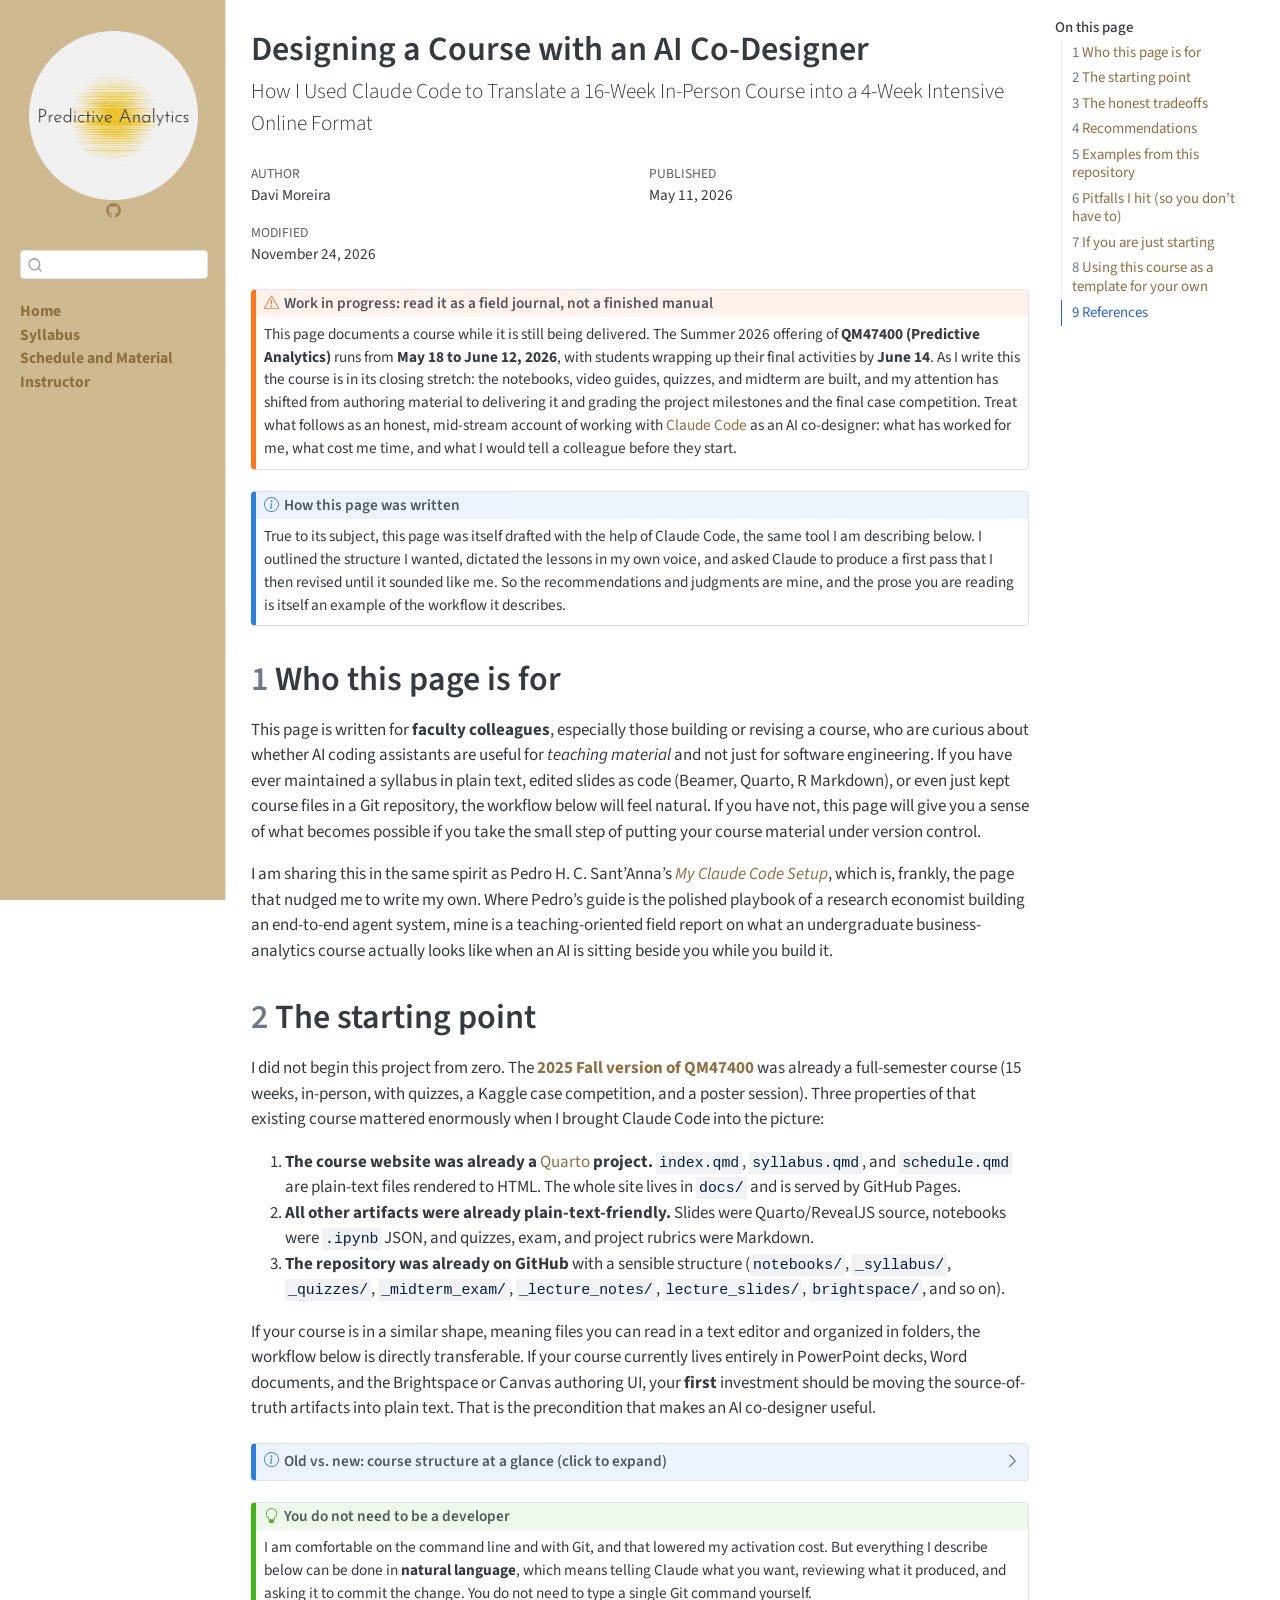
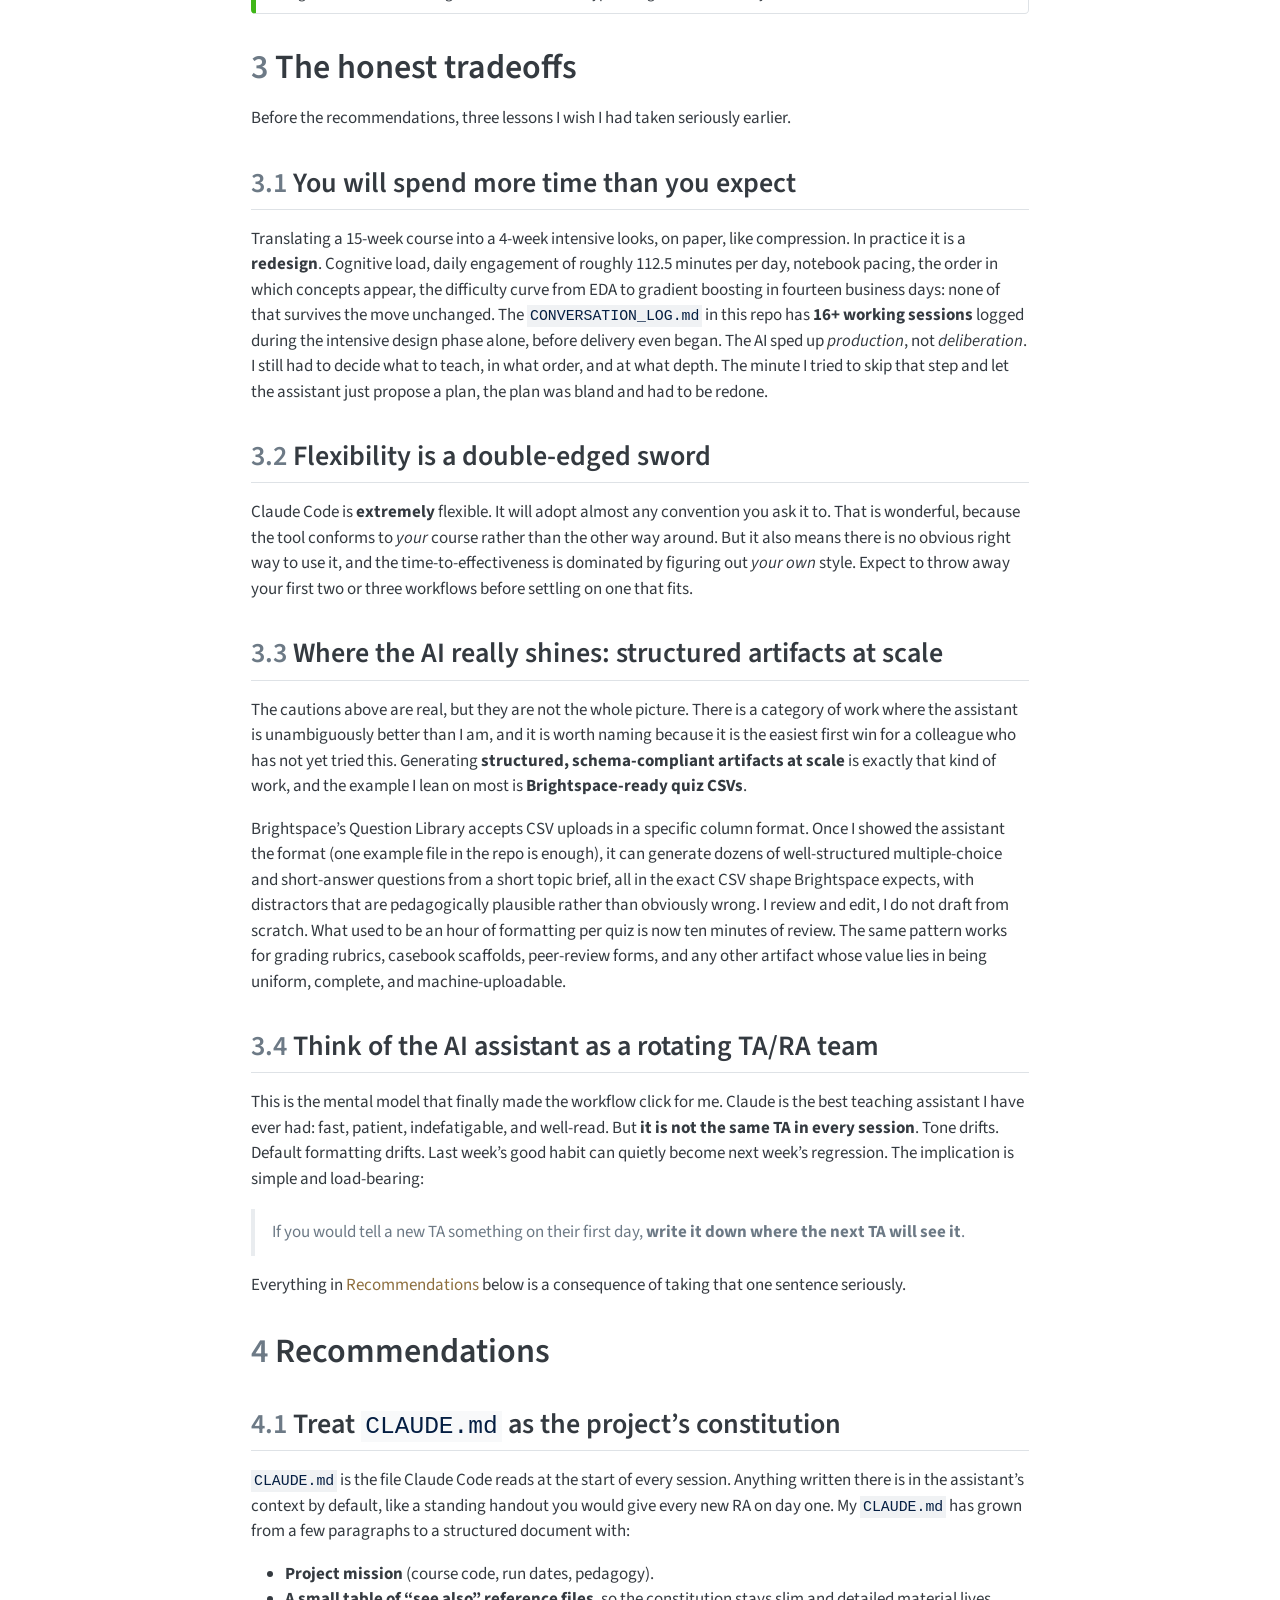
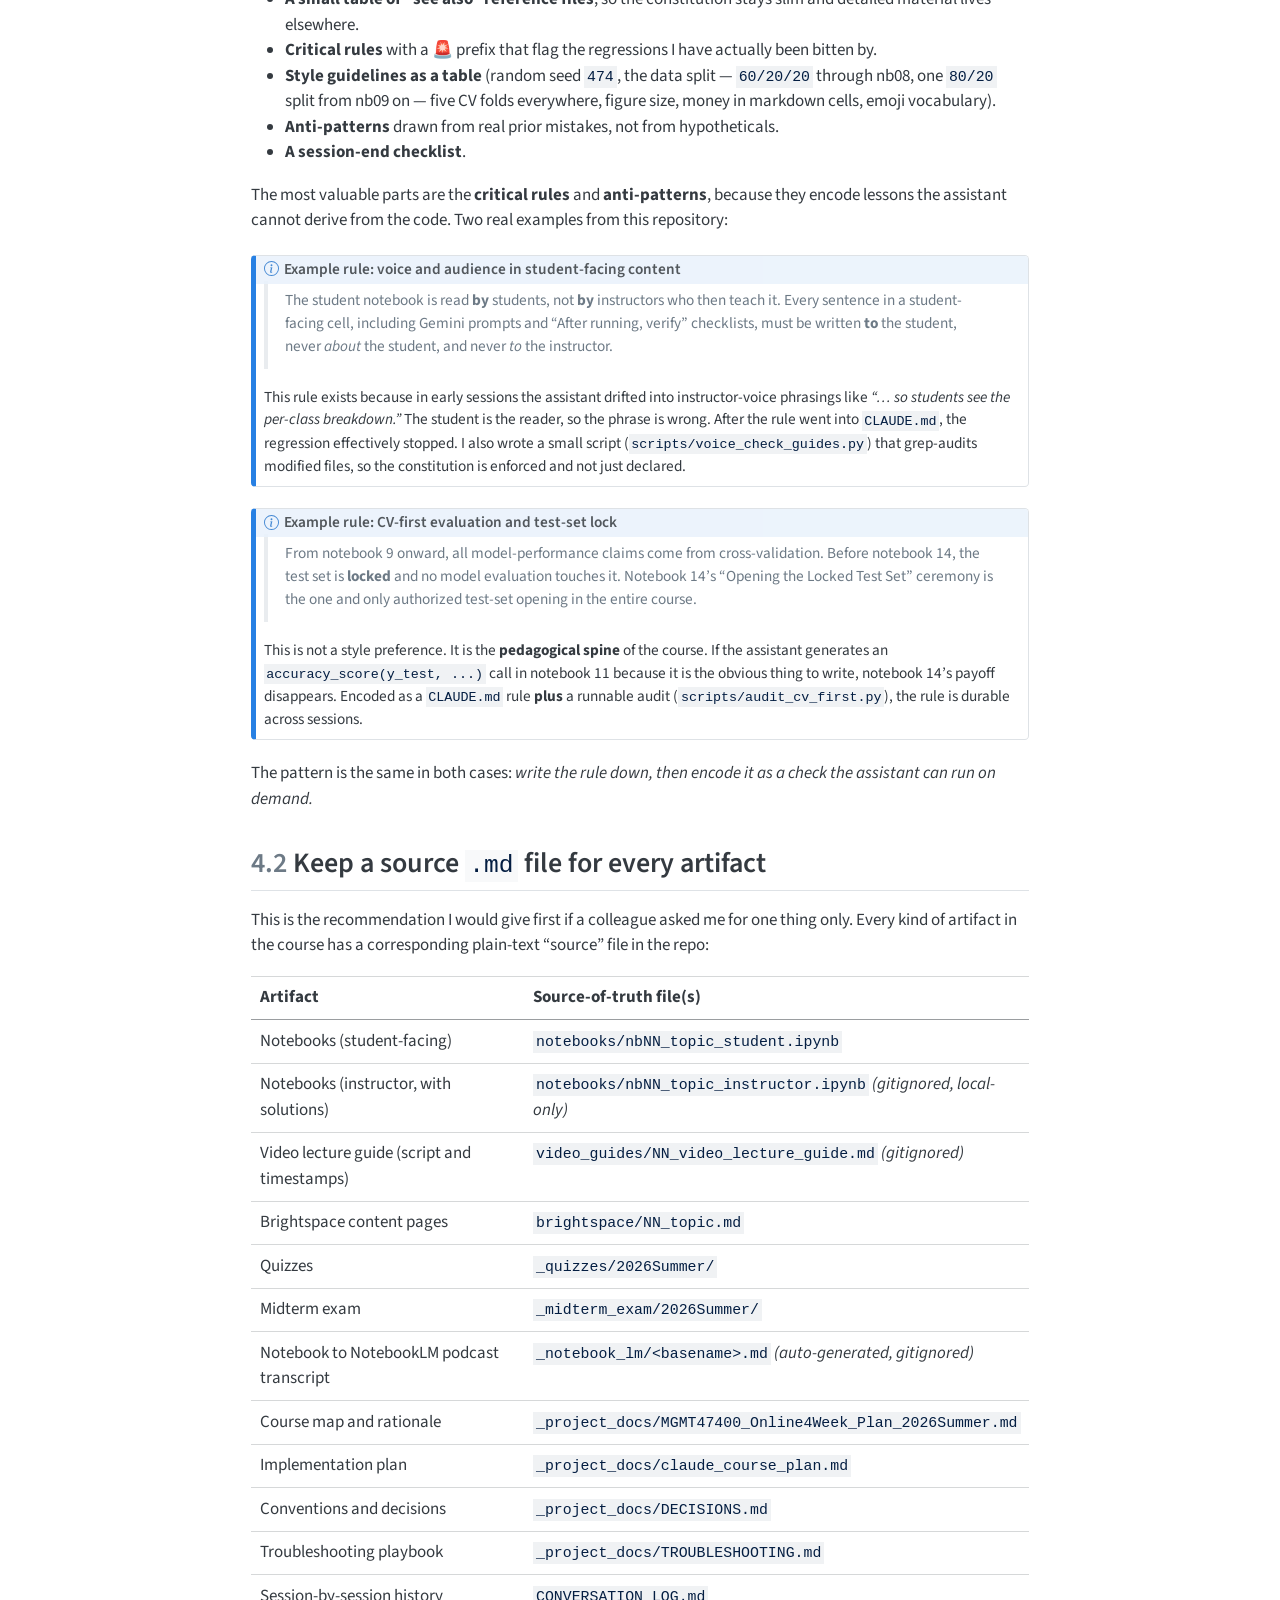
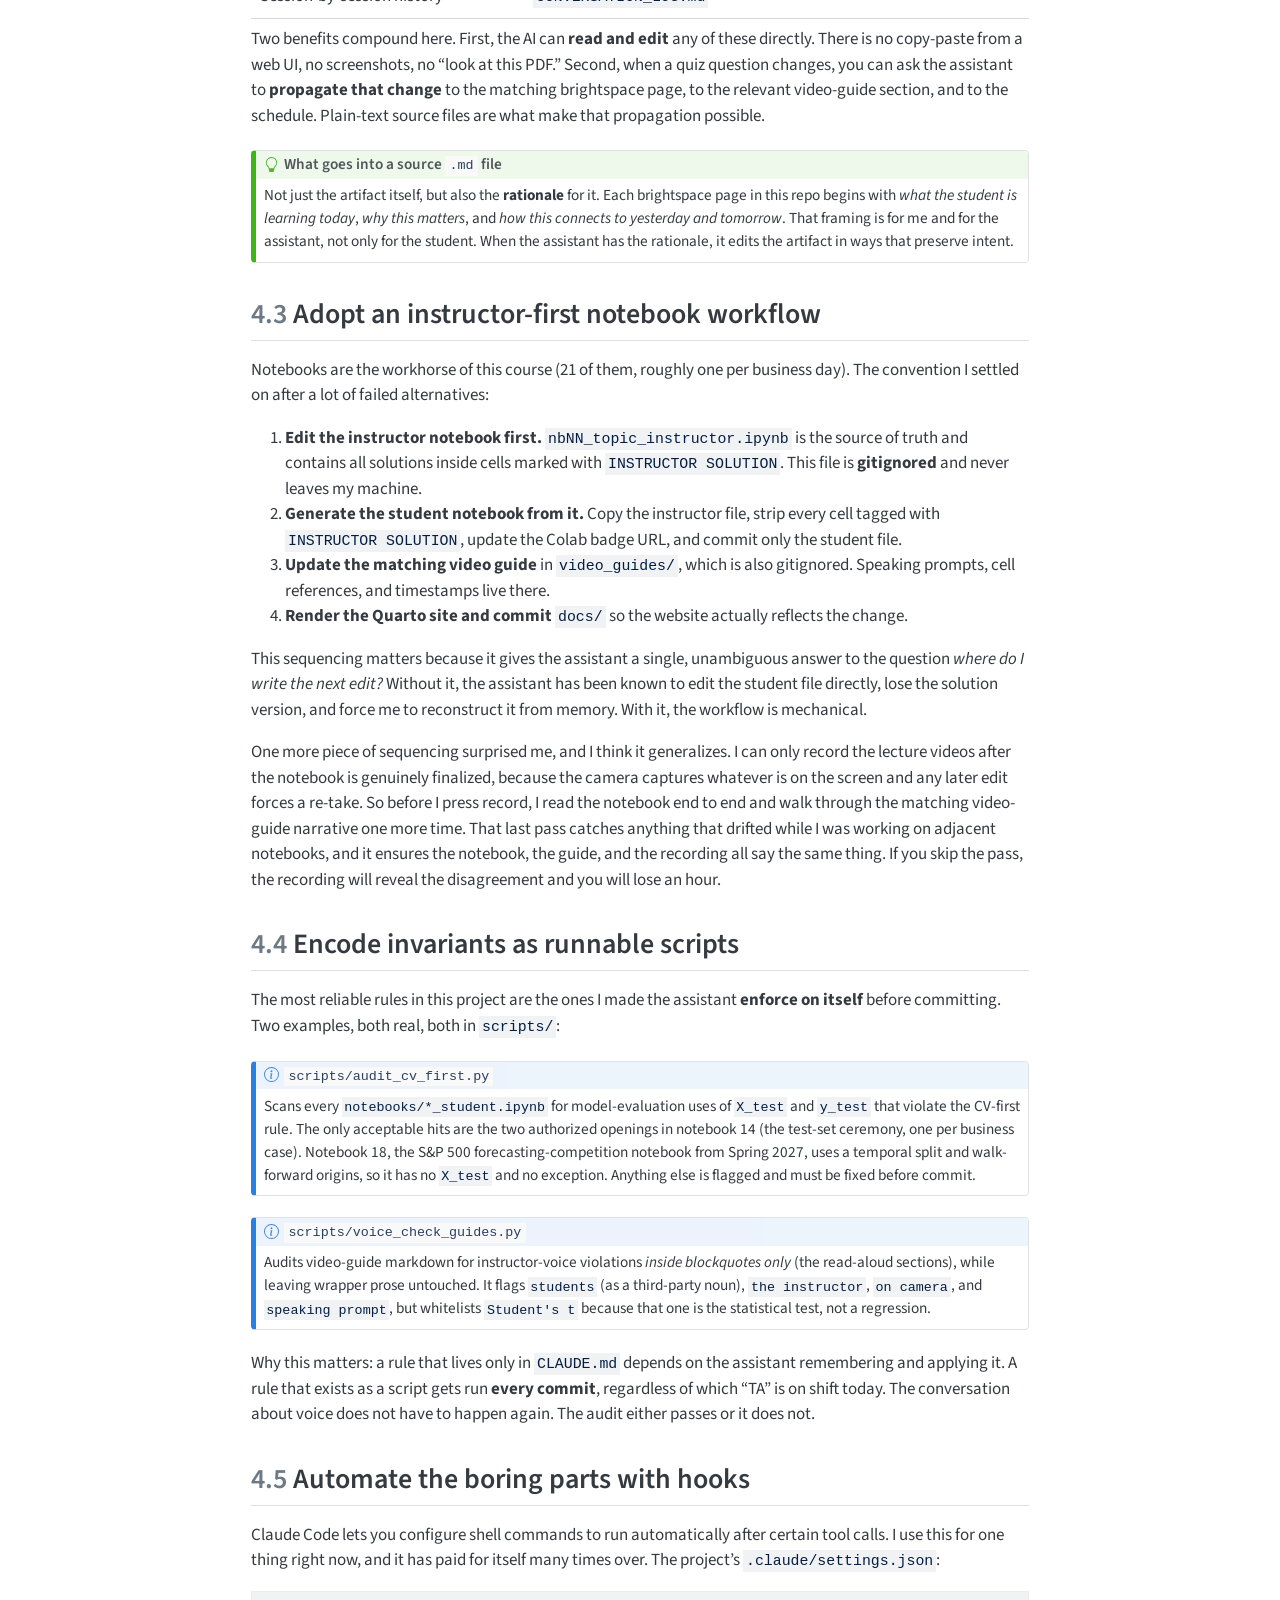
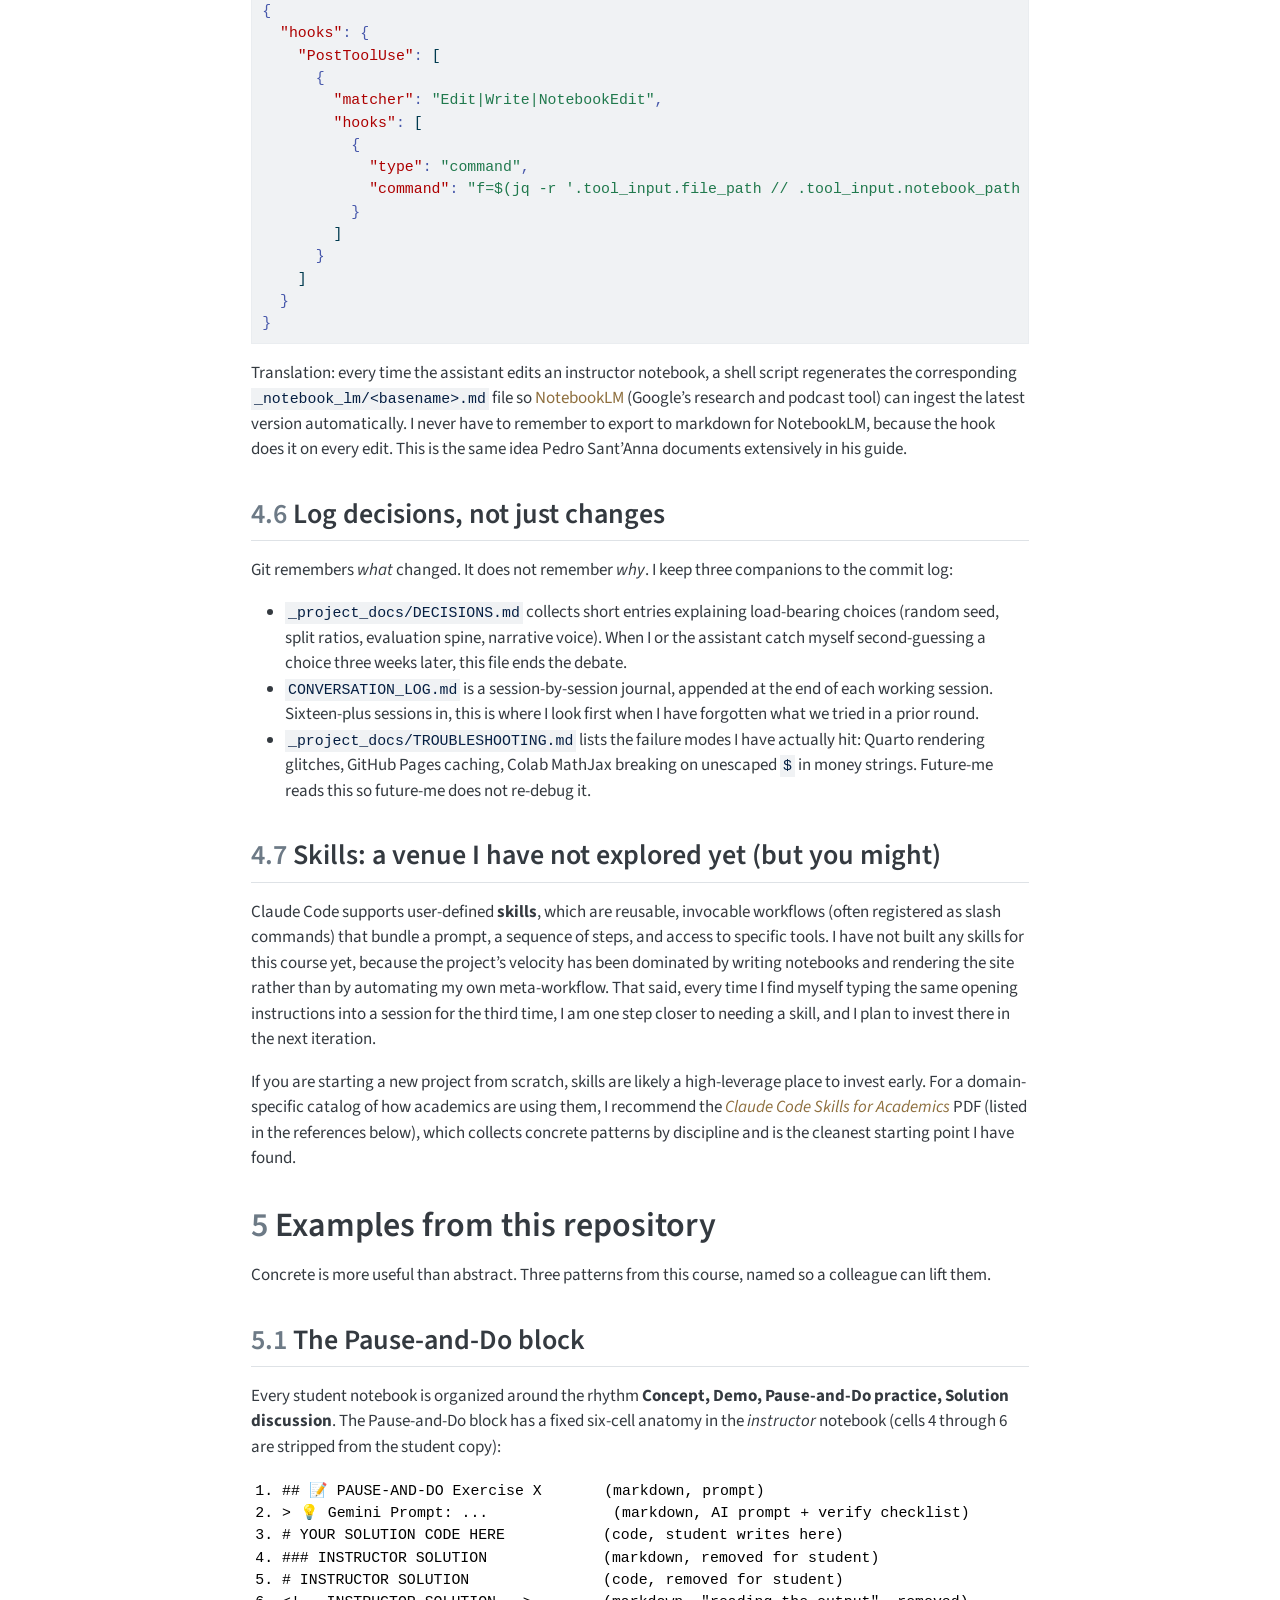
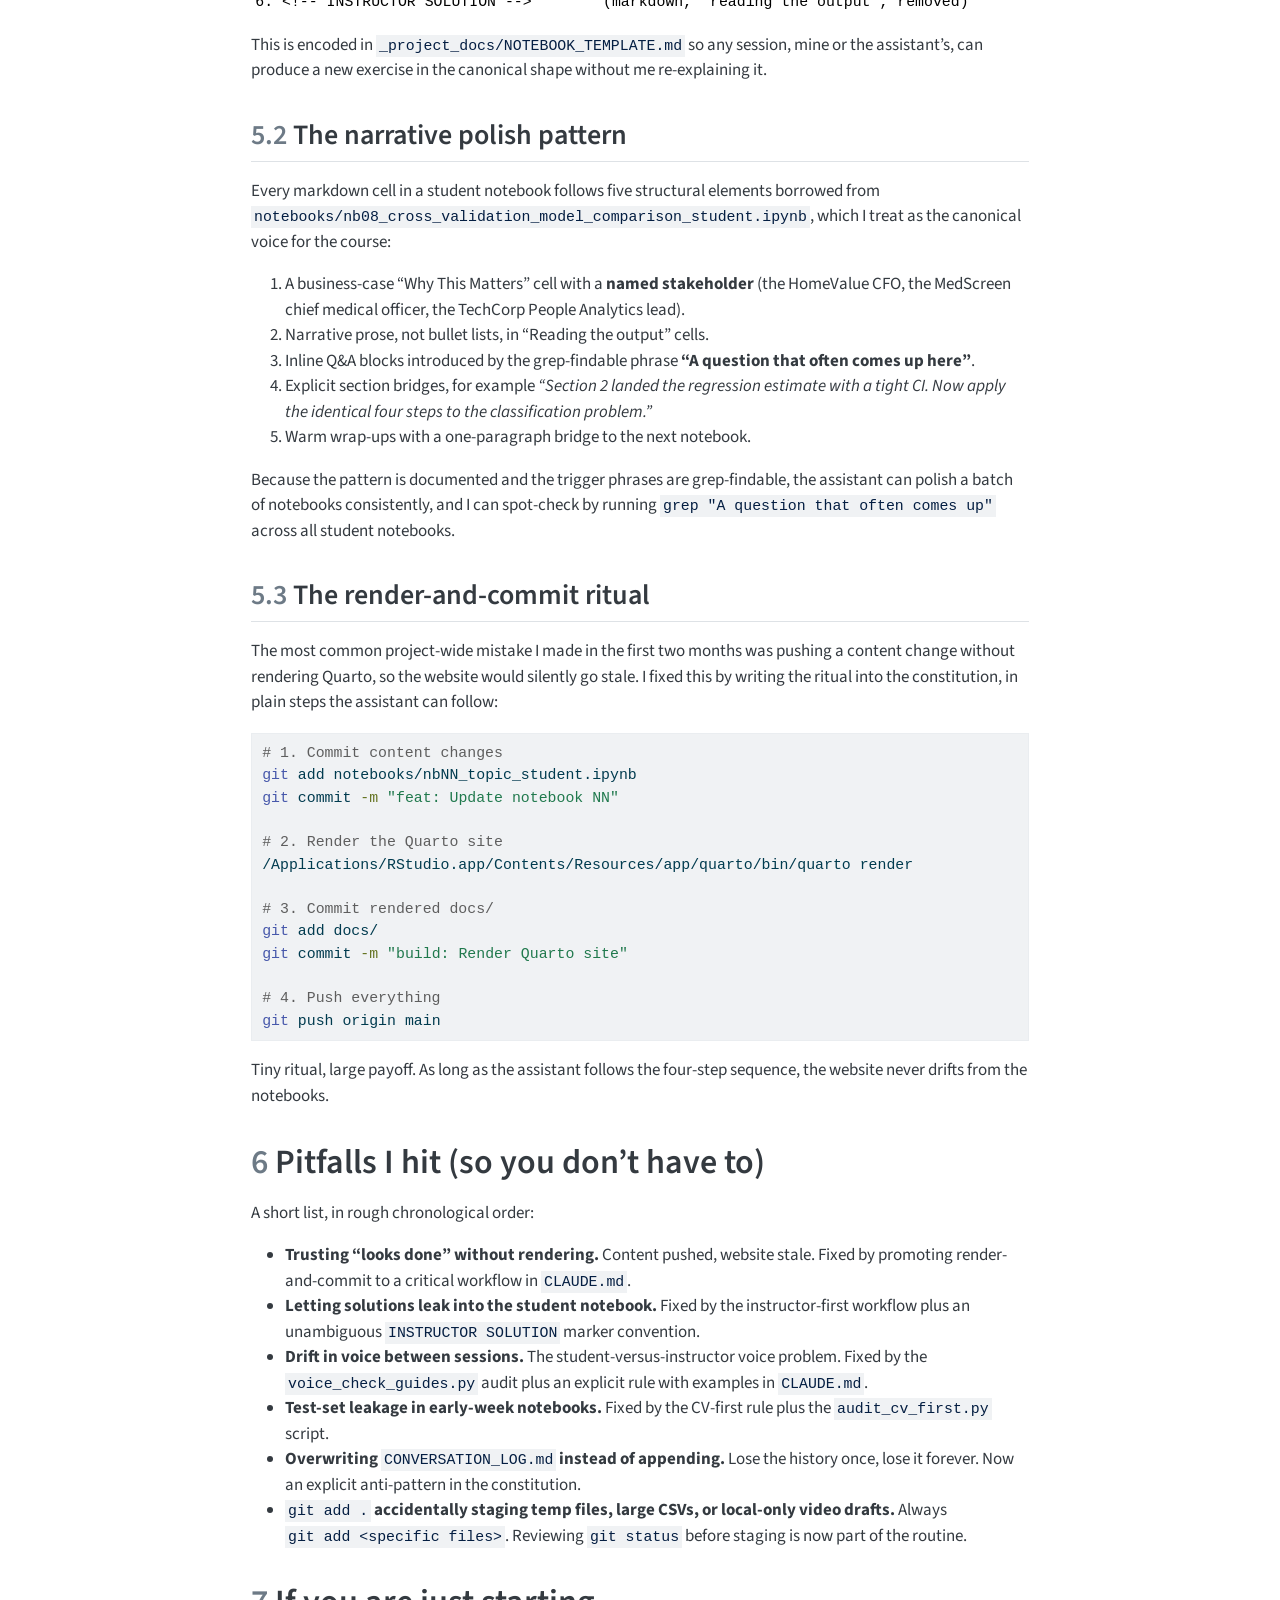
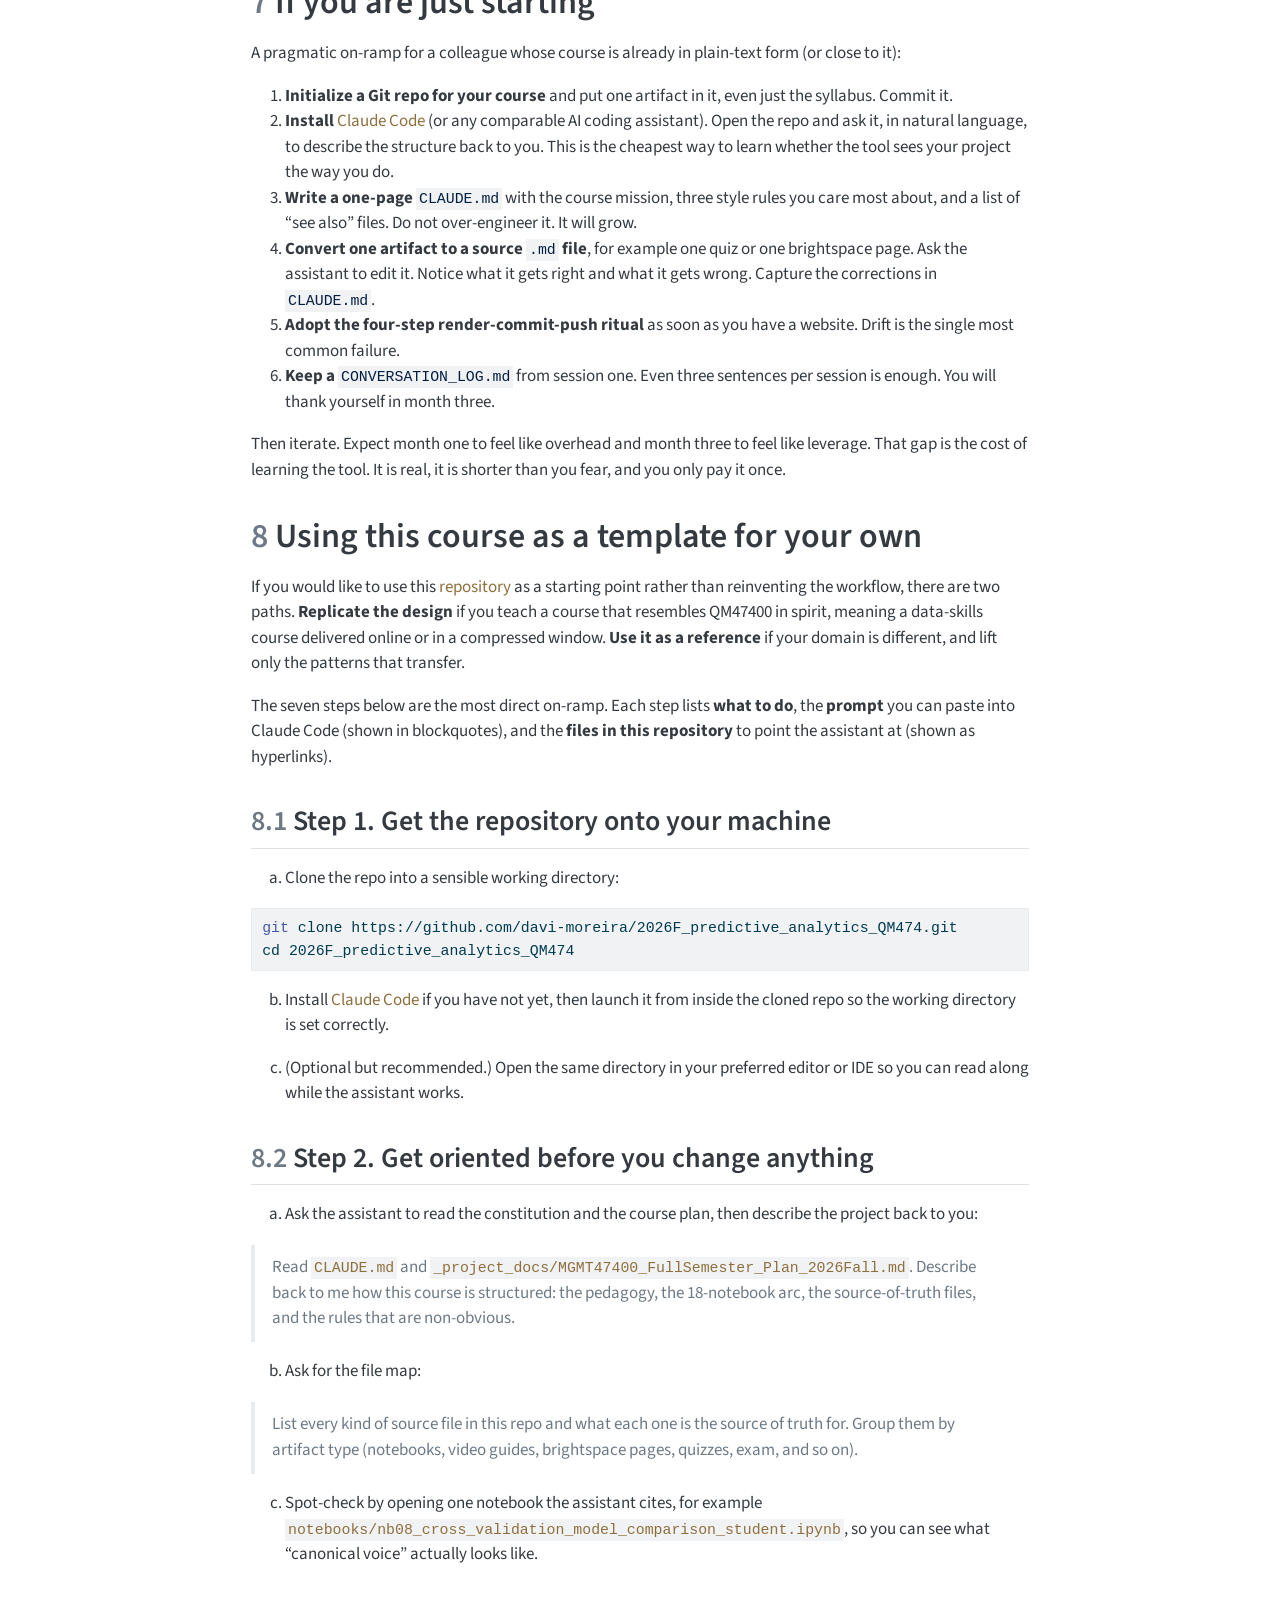
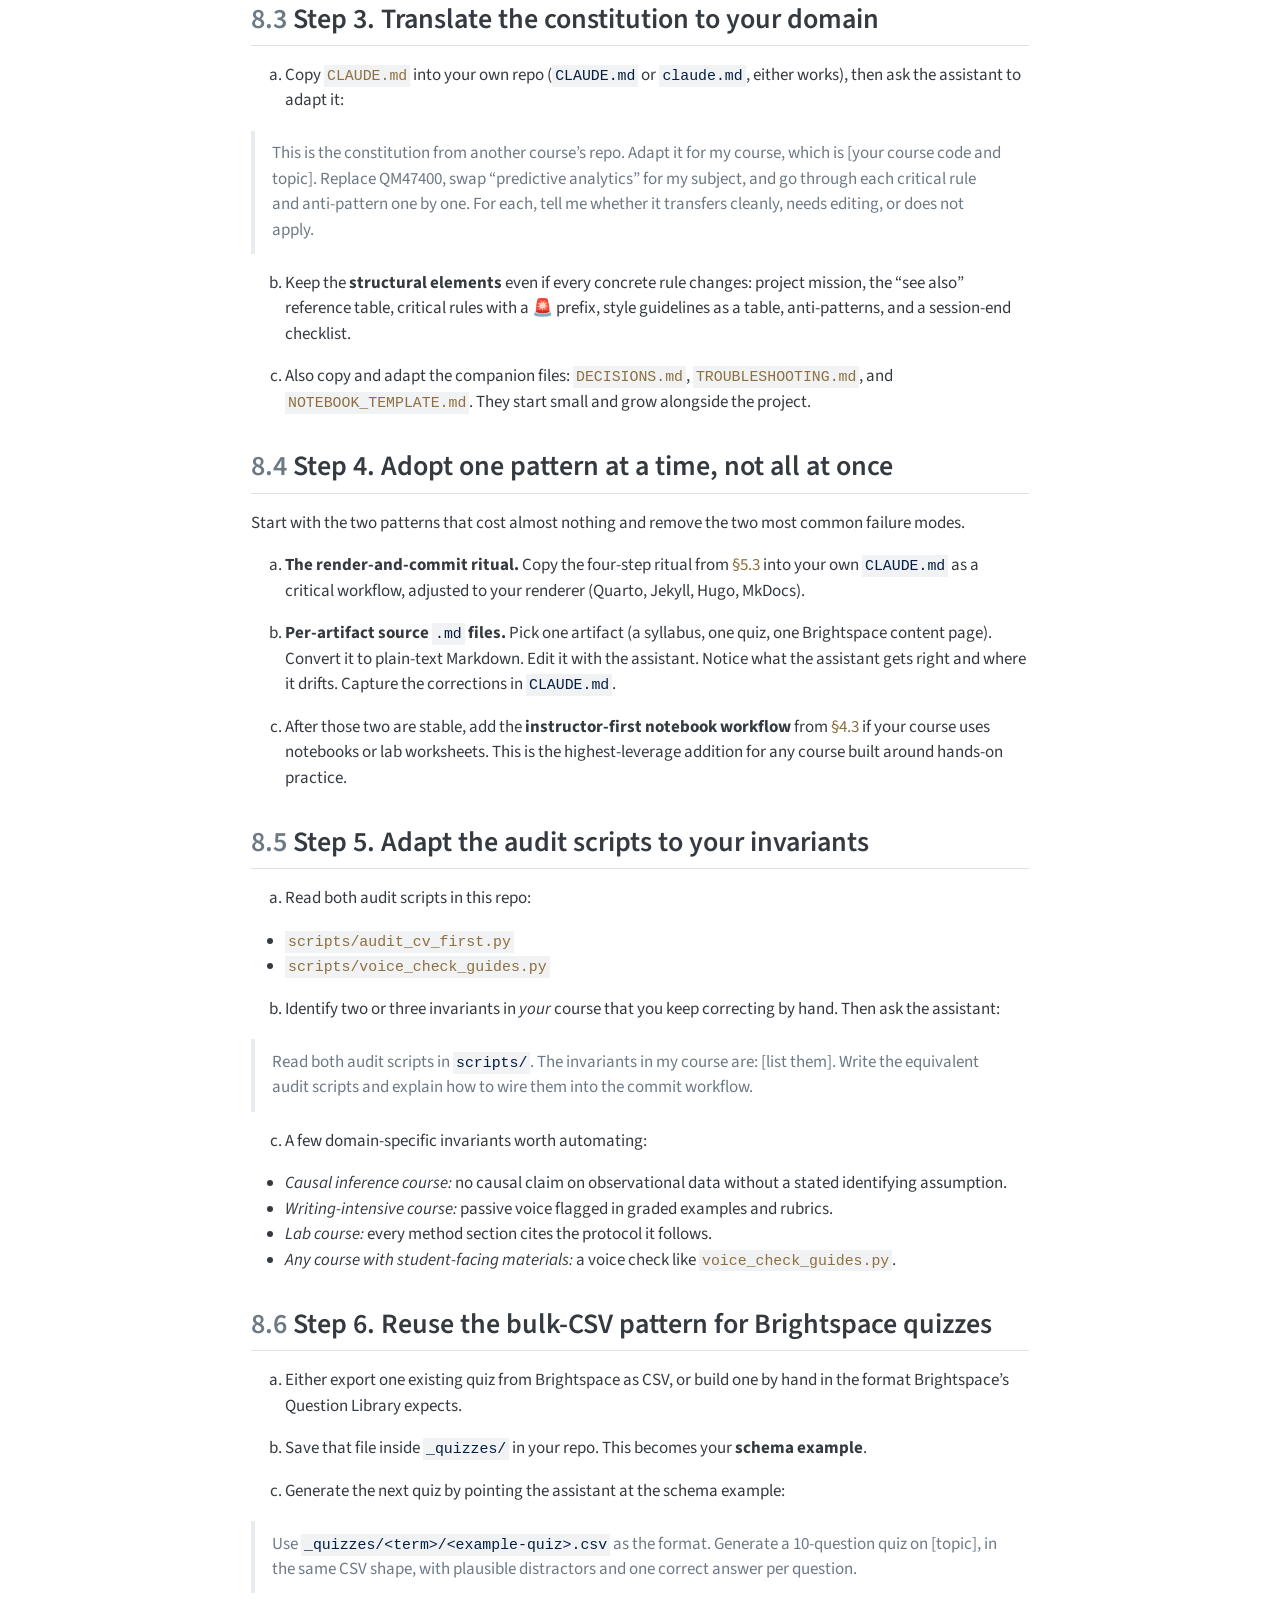
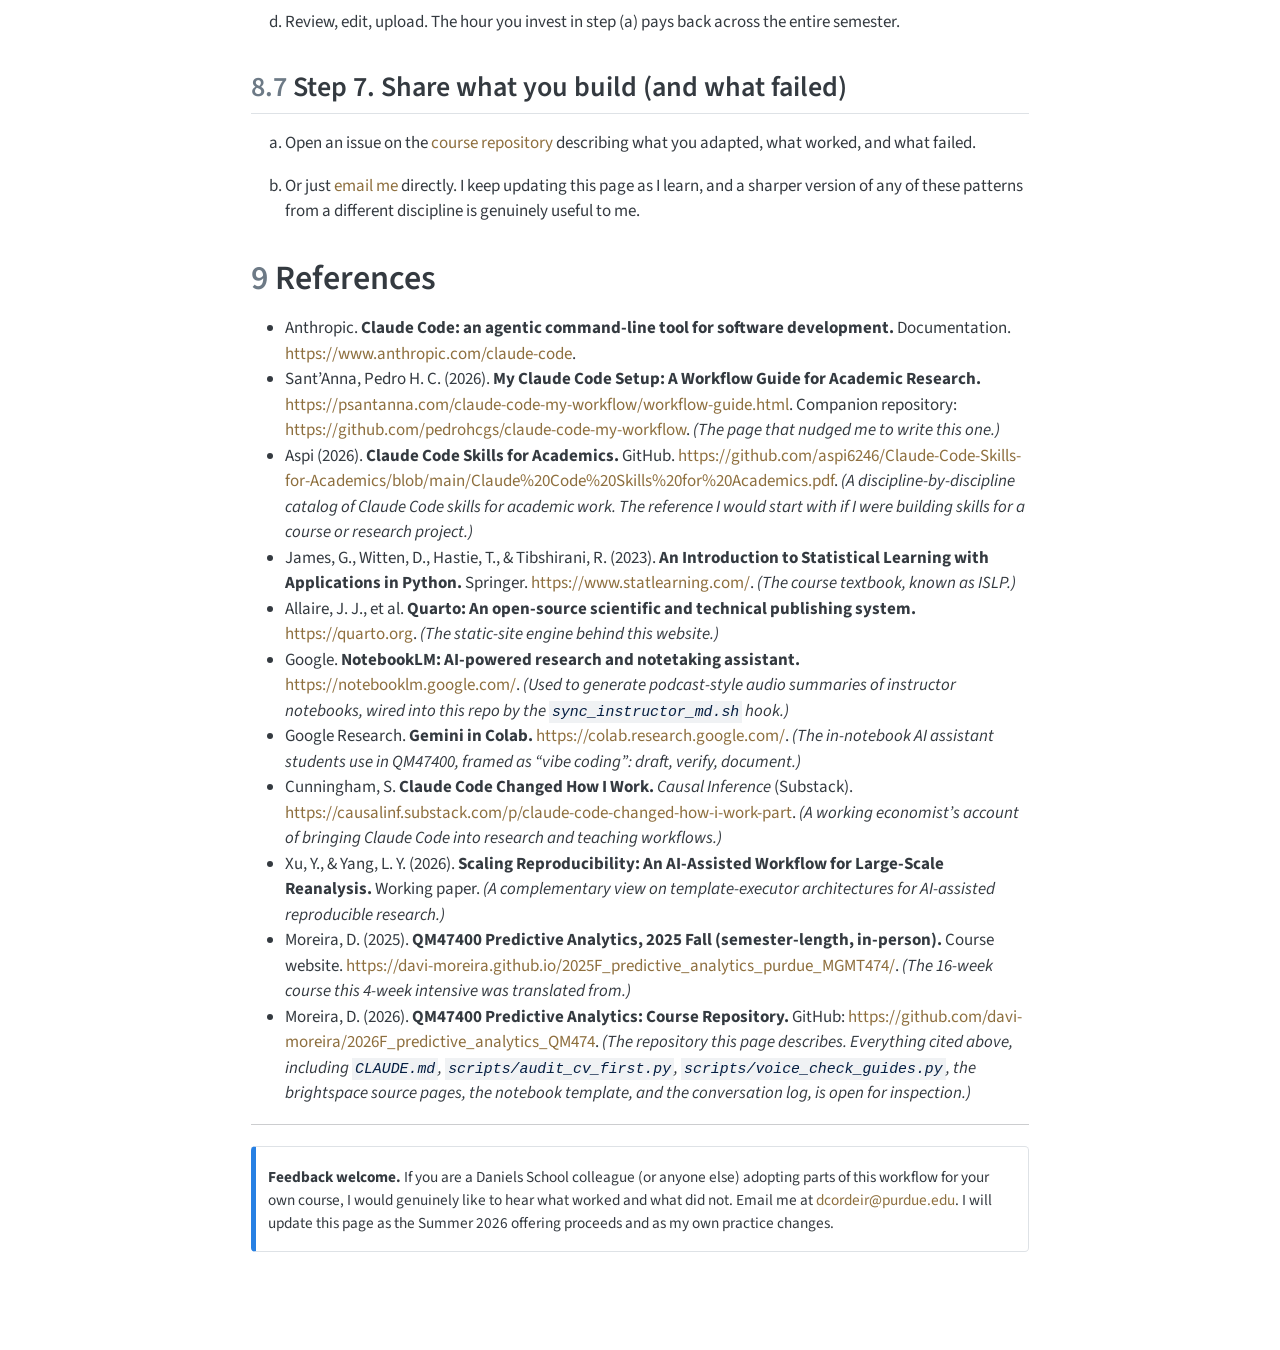
<file: docs/workflow.html>
<!DOCTYPE html>
<html xmlns="http://www.w3.org/1999/xhtml" lang="en" xml:lang="en"><head>

<meta charset="utf-8">
<meta name="generator" content="quarto-1.10.18">

<meta name="viewport" content="width=device-width, initial-scale=1.0, user-scalable=yes">

<meta name="author" content="Davi Moreira">
<meta name="dcterms.date" content="2026-05-11">

<title>Designing a Course with an AI Co-Designer – QM47400: Predictive Analytics (Spring 2027)</title>
<style>
/* Default styles provided by pandoc.
** See https://pandoc.org/MANUAL.html#variables-for-html for config info.
*/
span.smallcaps{font-variant: small-caps;}
div.columns{display: flex; gap: 1.5em;}
div.column{flex: auto;}
@media screen {
div.columns{gap: min(4vw, 1.5em);}
div.column{overflow-x: auto;}
}
div.hanging-indent{margin-left: 1.5em; text-indent: -1.5em;}
ul.task-list{list-style: none;}
ul.task-list li input[type="checkbox"] {
  width: 0.8em;
  margin: 0 0.8em 0.2em -1em; /* quarto-specific, see https://github.com/quarto-dev/quarto-cli/issues/4556 */ 
  vertical-align: middle;
}
/* CSS for syntax highlighting */
html { -webkit-text-size-adjust: 100%; }
pre > code.sourceCode { white-space: pre; position: relative; }
pre > code.sourceCode > span { display: inline-block; line-height: 1.25; }
pre > code.sourceCode > span:empty { height: 1.2em; }
.sourceCode { overflow: visible; }
code.sourceCode > span { color: inherit; text-decoration: inherit; }
div.sourceCode { margin: 1em 0; }
pre.sourceCode { margin: 0; }
@media screen {
div.sourceCode { overflow: auto; }
}
@media print {
pre > code.sourceCode { white-space: pre-wrap; }
pre > code.sourceCode > span { text-indent: -5em; padding-left: 5em; }
}
pre.numberSource code
  { counter-reset: source-line 0; }
pre.numberSource code > span
  { position: relative; left: -4em; counter-increment: source-line; }
pre.numberSource code > span > a:first-child::before
  { content: counter(source-line);
    position: relative; left: -1em; text-align: right; vertical-align: baseline;
    border: none; display: inline-block;
    -webkit-touch-callout: none; -webkit-user-select: none;
    -khtml-user-select: none; -moz-user-select: none;
    -ms-user-select: none; user-select: none;
    padding: 0 4px; width: 4em;
  }
pre.numberSource { margin-left: 3em;  padding-left: 4px; }
div.sourceCode
  {   }
@media screen {
pre > code.sourceCode > span > a:first-child::before { text-decoration: underline; }
}
/* CSS for citations */
div.csl-bib-body { }
div.csl-entry {
  clear: both;
}
.hanging-indent div.csl-entry {
  margin-left:2em;
  text-indent:-2em;
}
div.csl-left-margin {
  min-width:2em;
  float:left;
}
div.csl-right-inline {
  margin-left:2em;
  padding-left:1em;
}
div.csl-indent {
  margin-left: 2em;
}</style>


<script src="site_libs/quarto-nav/quarto-nav.js"></script>
<script src="site_libs/clipboard/clipboard.min.js"></script>
<script src="site_libs/quarto-search/autocomplete.umd.js"></script>
<script src="site_libs/quarto-search/fuse.min.js"></script>
<script src="site_libs/quarto-search/quarto-search.js"></script>
<meta name="quarto:offset" content="./">
<script src="site_libs/quarto-html/quarto.js" type="module"></script>
<script src="site_libs/quarto-html/tabsets/tabsets.js" type="module"></script>
<script src="site_libs/quarto-html/popper.min.js"></script>
<script src="site_libs/quarto-html/tippy.umd.min.js"></script>
<script src="site_libs/quarto-html/anchor.min.js"></script>
<link href="site_libs/quarto-html/tippy.css" rel="stylesheet">
<link href="site_libs/quarto-html/quarto-syntax-highlighting-64a204ab8560d761af7679ceaba22944.css" rel="stylesheet" id="quarto-text-highlighting-styles">
<script src="site_libs/bootstrap/bootstrap.min.js"></script>
<link href="site_libs/bootstrap/bootstrap-icons.css" rel="stylesheet">
<link href="site_libs/bootstrap/bootstrap-2083a2799036fb9bba696a2a5fb676d0.min.css" rel="stylesheet" append-hash="true" id="quarto-bootstrap" data-mode="light">
<script id="quarto-search-options" type="application/json">{
  "location": "sidebar",
  "copy-button": false,
  "collapse-after": 3,
  "panel-placement": "start",
  "type": "textbox",
  "limit": 50,
  "keyboard-shortcut": [
    "f",
    "/",
    "s"
  ],
  "show-item-context": false,
  "language": {
    "search-no-results-text": "No results",
    "search-matching-documents-text": "matching documents",
    "search-copy-link-title": "Copy link to search",
    "search-hide-matches-text": "Hide additional matches",
    "search-more-match-text": "more match in this document",
    "search-more-matches-text": "more matches in this document",
    "search-clear-button-title": "Clear",
    "search-text-placeholder": "",
    "search-detached-cancel-button-title": "Cancel",
    "search-submit-button-title": "Submit",
    "search-label": "Search"
  }
}</script>


<link rel="stylesheet" href="styles.css">
</head>

<body class="nav-sidebar docked quarto-light">

<div id="quarto-search-results"></div>
  <header id="quarto-header" class="headroom fixed-top">
  <nav class="quarto-secondary-nav">
    <div class="container-fluid d-flex">
      <button type="button" class="quarto-btn-toggle btn" data-bs-toggle="collapse" role="button" data-bs-target=".quarto-sidebar-collapse-item" aria-controls="quarto-sidebar" aria-expanded="false" aria-label="Toggle sidebar navigation" onclick="if (window.quartoToggleHeadroom) { window.quartoToggleHeadroom(); }">
        <i class="bi bi-layout-text-sidebar-reverse"></i>
      </button>
        <nav class="quarto-page-breadcrumbs" aria-label="breadcrumb"><ol class="breadcrumb"><li class="breadcrumb-item">Designing a Course with an AI Co-Designer</li></ol></nav>
        <a class="flex-grow-1" role="navigation" data-bs-toggle="collapse" data-bs-target=".quarto-sidebar-collapse-item" aria-controls="quarto-sidebar" aria-expanded="false" aria-label="Toggle sidebar navigation" onclick="if (window.quartoToggleHeadroom) { window.quartoToggleHeadroom(); }">      
        </a>
      <button type="button" class="btn quarto-search-button" aria-label="Search" onclick="window.quartoOpenSearch();">
        <i class="bi bi-search"></i>
      </button>
    </div>
  </nav>
</header>
<!-- content -->
<div id="quarto-content" class="quarto-container page-columns page-rows-contents page-layout-article">
<!-- sidebar -->
  <nav id="quarto-sidebar" class="sidebar collapse collapse-horizontal quarto-sidebar-collapse-item sidebar-navigation docked overflow-auto">
    <div class="pt-lg-2 mt-2 text-center sidebar-header">
      <a href="./index.html" class="sidebar-logo-link">
      <img src="./images/mgmt_474_ai_logo_02-modified.png" alt="" class="sidebar-logo light-content py-0 d-lg-inline d-none">
      <img src="./images/mgmt_474_ai_logo_02-modified.png" alt="" class="sidebar-logo dark-content py-0 d-lg-inline d-none">
      </a>
      <div class="sidebar-tools-main">
    <a href="https://github.com/davi-moreira/2027S_predictive_analytics_QM474" title="GitHub" class="quarto-navigation-tool px-1" aria-label="GitHub"><i class="bi bi-github"></i></a>
</div>
      </div>
        <div class="mt-2 flex-shrink-0 align-items-center">
        <div class="sidebar-search">
        <div id="quarto-search" class="" title="Search"></div>
        </div>
        </div>
    <div class="sidebar-menu-container"> 
    <ul class="list-unstyled mt-1">
        <li class="sidebar-item">
  <div class="sidebar-item-container"> 
  <a href="./index.html" class="sidebar-item-text sidebar-link">
 <span class="menu-text">Home</span></a>
  </div>
</li>
        <li class="sidebar-item">
  <div class="sidebar-item-container"> 
  <a href="./syllabus.html" class="sidebar-item-text sidebar-link">
 <span class="menu-text">Syllabus</span></a>
  </div>
</li>
        <li class="sidebar-item">
  <div class="sidebar-item-container"> 
  <a href="./schedule.html" class="sidebar-item-text sidebar-link">
 <span class="menu-text">Schedule and Material</span></a>
  </div>
</li>
        <li class="sidebar-item">
  <div class="sidebar-item-container"> 
  <a href="./instructor.html" class="sidebar-item-text sidebar-link">
 <span class="menu-text">Instructor</span></a>
  </div>
</li>
    </ul>
    </div>
</nav>
<div id="quarto-sidebar-glass" class="quarto-sidebar-collapse-item" data-bs-toggle="collapse" data-bs-target=".quarto-sidebar-collapse-item"></div>
<!-- margin-sidebar -->
    <div id="quarto-margin-sidebar" class="sidebar margin-sidebar">
        <nav id="TOC" role="doc-toc" class="toc-active">
    <h2 id="toc-title">On this page</h2>
   
  <ul>
  <li><a href="#sec-audience" id="toc-sec-audience" class="nav-link active" data-scroll-target="#sec-audience"><span class="header-section-number">1</span> Who this page is for</a></li>
  <li><a href="#sec-starting-point" id="toc-sec-starting-point" class="nav-link" data-scroll-target="#sec-starting-point"><span class="header-section-number">2</span> The starting point</a></li>
  <li><a href="#sec-tradeoffs" id="toc-sec-tradeoffs" class="nav-link" data-scroll-target="#sec-tradeoffs"><span class="header-section-number">3</span> The honest tradeoffs</a>
  <ul class="collapse">
  <li><a href="#you-will-spend-more-time-than-you-expect" id="toc-you-will-spend-more-time-than-you-expect" class="nav-link" data-scroll-target="#you-will-spend-more-time-than-you-expect"><span class="header-section-number">3.1</span> You will spend more time than you expect</a></li>
  <li><a href="#flexibility-is-a-double-edged-sword" id="toc-flexibility-is-a-double-edged-sword" class="nav-link" data-scroll-target="#flexibility-is-a-double-edged-sword"><span class="header-section-number">3.2</span> Flexibility is a double-edged sword</a></li>
  <li><a href="#where-the-ai-really-shines-structured-artifacts-at-scale" id="toc-where-the-ai-really-shines-structured-artifacts-at-scale" class="nav-link" data-scroll-target="#where-the-ai-really-shines-structured-artifacts-at-scale"><span class="header-section-number">3.3</span> Where the AI really shines: structured artifacts at scale</a></li>
  <li><a href="#think-of-the-ai-assistant-as-a-rotating-tara-team" id="toc-think-of-the-ai-assistant-as-a-rotating-tara-team" class="nav-link" data-scroll-target="#think-of-the-ai-assistant-as-a-rotating-tara-team"><span class="header-section-number">3.4</span> Think of the AI assistant as a rotating TA/RA team</a></li>
  </ul></li>
  <li><a href="#sec-recommendations" id="toc-sec-recommendations" class="nav-link" data-scroll-target="#sec-recommendations"><span class="header-section-number">4</span> Recommendations</a>
  <ul class="collapse">
  <li><a href="#treat-claude.md-as-the-projects-constitution" id="toc-treat-claude.md-as-the-projects-constitution" class="nav-link" data-scroll-target="#treat-claude.md-as-the-projects-constitution"><span class="header-section-number">4.1</span> Treat <code>CLAUDE.md</code> as the project’s constitution</a></li>
  <li><a href="#keep-a-source-.md-file-for-every-artifact" id="toc-keep-a-source-.md-file-for-every-artifact" class="nav-link" data-scroll-target="#keep-a-source-.md-file-for-every-artifact"><span class="header-section-number">4.2</span> Keep a source <code>.md</code> file for every artifact</a></li>
  <li><a href="#adopt-an-instructor-first-notebook-workflow" id="toc-adopt-an-instructor-first-notebook-workflow" class="nav-link" data-scroll-target="#adopt-an-instructor-first-notebook-workflow"><span class="header-section-number">4.3</span> Adopt an instructor-first notebook workflow</a></li>
  <li><a href="#encode-invariants-as-runnable-scripts" id="toc-encode-invariants-as-runnable-scripts" class="nav-link" data-scroll-target="#encode-invariants-as-runnable-scripts"><span class="header-section-number">4.4</span> Encode invariants as runnable scripts</a></li>
  <li><a href="#automate-the-boring-parts-with-hooks" id="toc-automate-the-boring-parts-with-hooks" class="nav-link" data-scroll-target="#automate-the-boring-parts-with-hooks"><span class="header-section-number">4.5</span> Automate the boring parts with hooks</a></li>
  <li><a href="#log-decisions-not-just-changes" id="toc-log-decisions-not-just-changes" class="nav-link" data-scroll-target="#log-decisions-not-just-changes"><span class="header-section-number">4.6</span> Log decisions, not just changes</a></li>
  <li><a href="#skills-a-venue-i-have-not-explored-yet-but-you-might" id="toc-skills-a-venue-i-have-not-explored-yet-but-you-might" class="nav-link" data-scroll-target="#skills-a-venue-i-have-not-explored-yet-but-you-might"><span class="header-section-number">4.7</span> Skills: a venue I have not explored yet (but you might)</a></li>
  </ul></li>
  <li><a href="#sec-examples" id="toc-sec-examples" class="nav-link" data-scroll-target="#sec-examples"><span class="header-section-number">5</span> Examples from this repository</a>
  <ul class="collapse">
  <li><a href="#the-pause-and-do-block" id="toc-the-pause-and-do-block" class="nav-link" data-scroll-target="#the-pause-and-do-block"><span class="header-section-number">5.1</span> The Pause-and-Do block</a></li>
  <li><a href="#the-narrative-polish-pattern" id="toc-the-narrative-polish-pattern" class="nav-link" data-scroll-target="#the-narrative-polish-pattern"><span class="header-section-number">5.2</span> The narrative polish pattern</a></li>
  <li><a href="#the-render-and-commit-ritual" id="toc-the-render-and-commit-ritual" class="nav-link" data-scroll-target="#the-render-and-commit-ritual"><span class="header-section-number">5.3</span> The render-and-commit ritual</a></li>
  </ul></li>
  <li><a href="#sec-pitfalls" id="toc-sec-pitfalls" class="nav-link" data-scroll-target="#sec-pitfalls"><span class="header-section-number">6</span> Pitfalls I hit (so you don’t have to)</a></li>
  <li><a href="#sec-starter" id="toc-sec-starter" class="nav-link" data-scroll-target="#sec-starter"><span class="header-section-number">7</span> If you are just starting</a></li>
  <li><a href="#sec-template" id="toc-sec-template" class="nav-link" data-scroll-target="#sec-template"><span class="header-section-number">8</span> Using this course as a template for your own</a>
  <ul class="collapse">
  <li><a href="#step-1.-get-the-repository-onto-your-machine" id="toc-step-1.-get-the-repository-onto-your-machine" class="nav-link" data-scroll-target="#step-1.-get-the-repository-onto-your-machine"><span class="header-section-number">8.1</span> Step 1. Get the repository onto your machine</a></li>
  <li><a href="#step-2.-get-oriented-before-you-change-anything" id="toc-step-2.-get-oriented-before-you-change-anything" class="nav-link" data-scroll-target="#step-2.-get-oriented-before-you-change-anything"><span class="header-section-number">8.2</span> Step 2. Get oriented before you change anything</a></li>
  <li><a href="#step-3.-translate-the-constitution-to-your-domain" id="toc-step-3.-translate-the-constitution-to-your-domain" class="nav-link" data-scroll-target="#step-3.-translate-the-constitution-to-your-domain"><span class="header-section-number">8.3</span> Step 3. Translate the constitution to your domain</a></li>
  <li><a href="#step-4.-adopt-one-pattern-at-a-time-not-all-at-once" id="toc-step-4.-adopt-one-pattern-at-a-time-not-all-at-once" class="nav-link" data-scroll-target="#step-4.-adopt-one-pattern-at-a-time-not-all-at-once"><span class="header-section-number">8.4</span> Step 4. Adopt one pattern at a time, not all at once</a></li>
  <li><a href="#step-5.-adapt-the-audit-scripts-to-your-invariants" id="toc-step-5.-adapt-the-audit-scripts-to-your-invariants" class="nav-link" data-scroll-target="#step-5.-adapt-the-audit-scripts-to-your-invariants"><span class="header-section-number">8.5</span> Step 5. Adapt the audit scripts to your invariants</a></li>
  <li><a href="#step-6.-reuse-the-bulk-csv-pattern-for-brightspace-quizzes" id="toc-step-6.-reuse-the-bulk-csv-pattern-for-brightspace-quizzes" class="nav-link" data-scroll-target="#step-6.-reuse-the-bulk-csv-pattern-for-brightspace-quizzes"><span class="header-section-number">8.6</span> Step 6. Reuse the bulk-CSV pattern for Brightspace quizzes</a></li>
  <li><a href="#step-7.-share-what-you-build-and-what-failed" id="toc-step-7.-share-what-you-build-and-what-failed" class="nav-link" data-scroll-target="#step-7.-share-what-you-build-and-what-failed"><span class="header-section-number">8.7</span> Step 7. Share what you build (and what failed)</a></li>
  </ul></li>
  <li><a href="#sec-references" id="toc-sec-references" class="nav-link" data-scroll-target="#sec-references"><span class="header-section-number">9</span> References</a></li>
  </ul>
</nav>
    </div>
<!-- main -->
<main class="content" id="quarto-document-content">

<header id="title-block-header" class="quarto-title-block default">
<div class="quarto-title">
<h1 class="title">Designing a Course with an AI Co-Designer</h1>
<p class="subtitle lead">How I Used Claude Code to Translate a 16-Week In-Person Course into a 4-Week Intensive Online Format</p>
</div>



<div class="quarto-title-meta">

    <div>
    <div class="quarto-title-meta-heading">Author</div>
    <div class="quarto-title-meta-contents">
             <p>Davi Moreira </p>
          </div>
  </div>
    
    <div>
    <div class="quarto-title-meta-heading">Published</div>
    <div class="quarto-title-meta-contents">
      <p class="date">May 11, 2026</p>
    </div>
  </div>
  
    <div>
    <div class="quarto-title-meta-heading">Modified</div>
    <div class="quarto-title-meta-contents">
      <p class="date-modified">November 24, 2026</p>
    </div>
  </div>
    
  </div>
  


</header>


<div class="callout callout-style-default callout-warning callout-titled">
<div class="callout-header d-flex align-content-center">
<div class="callout-icon-container">
<i class="callout-icon"></i>
</div>
<div class="callout-title-container flex-fill">
<span class="screen-reader-only">Warning</span>Work in progress: read it as a field journal, not a finished manual
</div>
</div>
<div class="callout-body-container callout-body">
<p>This page documents a course while it is still being delivered. The Summer 2026 offering of <strong>QM47400 (Predictive Analytics)</strong> runs from <strong>May 18 to June 12, 2026</strong>, with students wrapping up their final activities by <strong>June 14</strong>. As I write this the course is in its closing stretch: the notebooks, video guides, quizzes, and midterm are built, and my attention has shifted from authoring material to delivering it and grading the project milestones and the final case competition. Treat what follows as an honest, mid-stream account of working with <a href="https://www.anthropic.com/claude-code">Claude Code</a> as an AI co-designer: what has worked for me, what cost me time, and what I would tell a colleague before they start.</p>
</div>
</div>
<div class="callout callout-style-default callout-note callout-titled">
<div class="callout-header d-flex align-content-center">
<div class="callout-icon-container">
<i class="callout-icon"></i>
</div>
<div class="callout-title-container flex-fill">
<span class="screen-reader-only">Note</span>How this page was written
</div>
</div>
<div class="callout-body-container callout-body">
<p>True to its subject, this page was itself drafted with the help of Claude Code, the same tool I am describing below. I outlined the structure I wanted, dictated the lessons in my own voice, and asked Claude to produce a first pass that I then revised until it sounded like me. So the recommendations and judgments are mine, and the prose you are reading is itself an example of the workflow it describes.</p>
</div>
</div>
<section id="sec-audience" class="level1" data-number="1">
<h1 data-number="1"><span class="header-section-number">1</span> Who this page is for</h1>
<p>This page is written for <strong>faculty colleagues</strong>, especially those building or revising a course, who are curious about whether AI coding assistants are useful for <em>teaching material</em> and not just for software engineering. If you have ever maintained a syllabus in plain text, edited slides as code (Beamer, Quarto, R Markdown), or even just kept course files in a Git repository, the workflow below will feel natural. If you have not, this page will give you a sense of what becomes possible if you take the small step of putting your course material under version control.</p>
<p>I am sharing this in the same spirit as Pedro H. C. Sant’Anna’s <a href="https://psantanna.com/claude-code-my-workflow/workflow-guide.html"><em>My Claude Code Setup</em></a>, which is, frankly, the page that nudged me to write my own. Where Pedro’s guide is the polished playbook of a research economist building an end-to-end agent system, mine is a teaching-oriented field report on what an undergraduate business-analytics course actually looks like when an AI is sitting beside you while you build it.</p>
</section>
<section id="sec-starting-point" class="level1" data-number="2">
<h1 data-number="2"><span class="header-section-number">2</span> The starting point</h1>
<p>I did not begin this project from zero. The <a href="https://davi-moreira.github.io/2025F_predictive_analytics_purdue_MGMT474/"><strong>2025 Fall version of QM47400</strong></a> was already a full-semester course (15 weeks, in-person, with quizzes, a Kaggle case competition, and a poster session). Three properties of that existing course mattered enormously when I brought Claude Code into the picture:</p>
<ol type="1">
<li><strong>The course website was already a <a href="https://quarto.org">Quarto</a> project.</strong> <code>index.qmd</code>, <code>syllabus.qmd</code>, and <code>schedule.qmd</code> are plain-text files rendered to HTML. The whole site lives in <code>docs/</code> and is served by GitHub Pages.</li>
<li><strong>All other artifacts were already plain-text-friendly.</strong> Slides were Quarto/RevealJS source, notebooks were <code>.ipynb</code> JSON, and quizzes, exam, and project rubrics were Markdown.</li>
<li><strong>The repository was already on GitHub</strong> with a sensible structure (<code>notebooks/</code>, <code>_syllabus/</code>, <code>_quizzes/</code>, <code>_midterm_exam/</code>, <code>_lecture_notes/</code>, <code>lecture_slides/</code>, <code>brightspace/</code>, and so on).</li>
</ol>
<p>If your course is in a similar shape, meaning files you can read in a text editor and organized in folders, the workflow below is directly transferable. If your course currently lives entirely in PowerPoint decks, Word documents, and the Brightspace or Canvas authoring UI, your <strong>first</strong> investment should be moving the source-of-truth artifacts into plain text. That is the precondition that makes an AI co-designer useful.</p>
<div class="callout callout-style-default callout-note callout-titled">
<div class="callout-header d-flex align-content-center collapsed" data-bs-toggle="collapse" data-bs-target=".callout-3-contents" aria-controls="callout-3" aria-expanded="false" aria-label="Toggle callout">
<div class="callout-icon-container">
<i class="callout-icon"></i>
</div>
<div class="callout-title-container flex-fill">
<span class="screen-reader-only">Note</span>Old vs.&nbsp;new: course structure at a glance (click to expand)
</div>
<div class="callout-btn-toggle d-inline-block border-0 py-1 ps-1 pe-0 float-end"><i class="callout-toggle"></i></div>
</div>
<div id="callout-3" class="callout-3-contents callout-collapse collapse">
<div class="callout-body-container callout-body">
<table class="caption-top table">
<colgroup>
<col style="width: 33%">
<col style="width: 33%">
<col style="width: 33%">
</colgroup>
<thead>
<tr class="header">
<th>Dimension</th>
<th>2025 Fall (semester, in-person)</th>
<th>2026 Summer (4-week intensive, online)</th>
</tr>
</thead>
<tbody>
<tr class="odd">
<td>Duration</td>
<td>15 weeks</td>
<td>4 weeks (20 business days plus a Day 0 launchpad)</td>
</tr>
<tr class="even">
<td>Mode</td>
<td>In-person, on campus</td>
<td>Fully online</td>
</tr>
<tr class="odd">
<td>Daily student engagement</td>
<td>Standard 3-credit class plus outside study</td>
<td>About 112.5 minutes per day</td>
</tr>
<tr class="even">
<td>Synchronous time</td>
<td>Regular class meetings</td>
<td>One Zoom session per week, Fridays 10:30am to 12:00pm EST</td>
</tr>
<tr class="odd">
<td>Primary instruction medium</td>
<td>Live lectures and slides</td>
<td>Micro-videos (≤12 min each) plus Colab notebooks</td>
</tr>
<tr class="even">
<td>Pedagogy</td>
<td>Lecture, in-class examples, homework</td>
<td>Concept, Demo, PAUSE-AND-DO practice, Solution discussion</td>
</tr>
<tr class="odd">
<td>AI assistance for students</td>
<td>Optional, ad hoc</td>
<td>Built into the workflow via Gemini in Colab (“vibe coding”: draft, verify, document)</td>
</tr>
<tr class="even">
<td>Number of lessons</td>
<td>One per class meeting</td>
<td>21 notebooks (one per business day plus a Day 0 launchpad)</td>
</tr>
<tr class="odd">
<td>Assessment mix</td>
<td>Attendance, participation, quizzes, homework, Kaggle case competition, final project and poster</td>
<td>Quizzes, daily PAUSE-AND-DO, midterm casebook, project milestones, final case competition, peer review</td>
</tr>
<tr class="even">
<td>Capstone</td>
<td>Poster at the Undergraduate Research Conference</td>
<td>Executive narrative plus a project case video</td>
</tr>
<tr class="odd">
<td>Topic coverage</td>
<td>Linear regression, classification, resampling, regularization, trees and ensembles, time series, deep learning, unsupervised learning</td>
<td>The same predictive arc compressed into 20 days; deep learning and unsupervised learning are trimmed to make room for explicit CV-first evaluation, calibration, fairness, and a deployment-and-monitoring notebook</td>
</tr>
<tr class="even">
<td>Source-of-truth files</td>
<td>Slides, syllabus, homework PDFs</td>
<td>Notebooks, video guides, brightspace pages, quizzes, exam, all as plain text</td>
</tr>
</tbody>
</table>
</div>
</div>
</div>
<div class="callout callout-style-default callout-tip callout-titled">
<div class="callout-header d-flex align-content-center">
<div class="callout-icon-container">
<i class="callout-icon"></i>
</div>
<div class="callout-title-container flex-fill">
<span class="screen-reader-only">Tip</span>You do not need to be a developer
</div>
</div>
<div class="callout-body-container callout-body">
<p>I am comfortable on the command line and with Git, and that lowered my activation cost. But everything I describe below can be done in <strong>natural language</strong>, which means telling Claude what you want, reviewing what it produced, and asking it to commit the change. You do not need to type a single Git command yourself.</p>
</div>
</div>
</section>
<section id="sec-tradeoffs" class="level1" data-number="3">
<h1 data-number="3"><span class="header-section-number">3</span> The honest tradeoffs</h1>
<p>Before the recommendations, three lessons I wish I had taken seriously earlier.</p>
<section id="you-will-spend-more-time-than-you-expect" class="level2" data-number="3.1">
<h2 data-number="3.1" class="anchored" data-anchor-id="you-will-spend-more-time-than-you-expect"><span class="header-section-number">3.1</span> You will spend more time than you expect</h2>
<p>Translating a 15-week course into a 4-week intensive looks, on paper, like compression. In practice it is a <strong>redesign</strong>. Cognitive load, daily engagement of roughly 112.5 minutes per day, notebook pacing, the order in which concepts appear, the difficulty curve from EDA to gradient boosting in fourteen business days: none of that survives the move unchanged. The <code>CONVERSATION_LOG.md</code> in this repo has <strong>16+ working sessions</strong> logged during the intensive design phase alone, before delivery even began. The AI sped up <em>production</em>, not <em>deliberation</em>. I still had to decide what to teach, in what order, and at what depth. The minute I tried to skip that step and let the assistant just propose a plan, the plan was bland and had to be redone.</p>
</section>
<section id="flexibility-is-a-double-edged-sword" class="level2" data-number="3.2">
<h2 data-number="3.2" class="anchored" data-anchor-id="flexibility-is-a-double-edged-sword"><span class="header-section-number">3.2</span> Flexibility is a double-edged sword</h2>
<p>Claude Code is <strong>extremely</strong> flexible. It will adopt almost any convention you ask it to. That is wonderful, because the tool conforms to <em>your</em> course rather than the other way around. But it also means there is no obvious right way to use it, and the time-to-effectiveness is dominated by figuring out <em>your own</em> style. Expect to throw away your first two or three workflows before settling on one that fits.</p>
</section>
<section id="where-the-ai-really-shines-structured-artifacts-at-scale" class="level2" data-number="3.3">
<h2 data-number="3.3" class="anchored" data-anchor-id="where-the-ai-really-shines-structured-artifacts-at-scale"><span class="header-section-number">3.3</span> Where the AI really shines: structured artifacts at scale</h2>
<p>The cautions above are real, but they are not the whole picture. There is a category of work where the assistant is unambiguously better than I am, and it is worth naming because it is the easiest first win for a colleague who has not yet tried this. Generating <strong>structured, schema-compliant artifacts at scale</strong> is exactly that kind of work, and the example I lean on most is <strong>Brightspace-ready quiz CSVs</strong>.</p>
<p>Brightspace’s Question Library accepts CSV uploads in a specific column format. Once I showed the assistant the format (one example file in the repo is enough), it can generate dozens of well-structured multiple-choice and short-answer questions from a short topic brief, all in the exact CSV shape Brightspace expects, with distractors that are pedagogically plausible rather than obviously wrong. I review and edit, I do not draft from scratch. What used to be an hour of formatting per quiz is now ten minutes of review. The same pattern works for grading rubrics, casebook scaffolds, peer-review forms, and any other artifact whose value lies in being uniform, complete, and machine-uploadable.</p>
</section>
<section id="think-of-the-ai-assistant-as-a-rotating-tara-team" class="level2" data-number="3.4">
<h2 data-number="3.4" class="anchored" data-anchor-id="think-of-the-ai-assistant-as-a-rotating-tara-team"><span class="header-section-number">3.4</span> Think of the AI assistant as a rotating TA/RA team</h2>
<p>This is the mental model that finally made the workflow click for me. Claude is the best teaching assistant I have ever had: fast, patient, indefatigable, and well-read. But <strong>it is not the same TA in every session</strong>. Tone drifts. Default formatting drifts. Last week’s good habit can quietly become next week’s regression. The implication is simple and load-bearing:</p>
<blockquote class="blockquote">
<p>If you would tell a new TA something on their first day, <strong>write it down where the next TA will see it</strong>.</p>
</blockquote>
<p>Everything in <a href="#sec-recommendations">Recommendations</a> below is a consequence of taking that one sentence seriously.</p>
</section>
</section>
<section id="sec-recommendations" class="level1" data-number="4">
<h1 data-number="4"><span class="header-section-number">4</span> Recommendations</h1>
<section id="treat-claude.md-as-the-projects-constitution" class="level2" data-number="4.1">
<h2 data-number="4.1" class="anchored" data-anchor-id="treat-claude.md-as-the-projects-constitution"><span class="header-section-number">4.1</span> Treat <code>CLAUDE.md</code> as the project’s constitution</h2>
<p><code>CLAUDE.md</code> is the file Claude Code reads at the start of every session. Anything written there is in the assistant’s context by default, like a standing handout you would give every new RA on day one. My <code>CLAUDE.md</code> has grown from a few paragraphs to a structured document with:</p>
<ul>
<li><strong>Project mission</strong> (course code, run dates, pedagogy).</li>
<li><strong>A small table of “see also” reference files</strong>, so the constitution stays slim and detailed material lives elsewhere.</li>
<li><strong>Critical rules</strong> with a 🚨 prefix that flag the regressions I have actually been bitten by.</li>
<li><strong>Style guidelines as a table</strong> (random seed <code>474</code>, the data split — <code>60/20/20</code> through nb08, one <code>80/20</code> split from nb09 on — five CV folds everywhere, figure size, money in markdown cells, emoji vocabulary).</li>
<li><strong>Anti-patterns</strong> drawn from real prior mistakes, not from hypotheticals.</li>
<li><strong>A session-end checklist</strong>.</li>
</ul>
<p>The most valuable parts are the <strong>critical rules</strong> and <strong>anti-patterns</strong>, because they encode lessons the assistant cannot derive from the code. Two real examples from this repository:</p>
<div class="callout callout-style-default callout-note callout-titled">
<div class="callout-header d-flex align-content-center">
<div class="callout-icon-container">
<i class="callout-icon"></i>
</div>
<div class="callout-title-container flex-fill">
<span class="screen-reader-only">Note</span>Example rule: voice and audience in student-facing content
</div>
</div>
<div class="callout-body-container callout-body">
<blockquote class="blockquote">
<p>The student notebook is read <strong>by</strong> students, not <strong>by</strong> instructors who then teach it. Every sentence in a student-facing cell, including Gemini prompts and “After running, verify” checklists, must be written <strong>to</strong> the student, never <em>about</em> the student, and never <em>to</em> the instructor.</p>
</blockquote>
<p>This rule exists because in early sessions the assistant drifted into instructor-voice phrasings like <em>“… so students see the per-class breakdown.”</em> The student is the reader, so the phrase is wrong. After the rule went into <code>CLAUDE.md</code>, the regression effectively stopped. I also wrote a small script (<code>scripts/voice_check_guides.py</code>) that grep-audits modified files, so the constitution is enforced and not just declared.</p>
</div>
</div>
<div class="callout callout-style-default callout-note callout-titled">
<div class="callout-header d-flex align-content-center">
<div class="callout-icon-container">
<i class="callout-icon"></i>
</div>
<div class="callout-title-container flex-fill">
<span class="screen-reader-only">Note</span>Example rule: CV-first evaluation and test-set lock
</div>
</div>
<div class="callout-body-container callout-body">
<blockquote class="blockquote">
<p>From notebook 9 onward, all model-performance claims come from cross-validation. Before notebook 14, the test set is <strong>locked</strong> and no model evaluation touches it. Notebook 14’s “Opening the Locked Test Set” ceremony is the one and only authorized test-set opening in the entire course.</p>
</blockquote>
<p>This is not a style preference. It is the <strong>pedagogical spine</strong> of the course. If the assistant generates an <code>accuracy_score(y_test, ...)</code> call in notebook 11 because it is the obvious thing to write, notebook 14’s payoff disappears. Encoded as a <code>CLAUDE.md</code> rule <strong>plus</strong> a runnable audit (<code>scripts/audit_cv_first.py</code>), the rule is durable across sessions.</p>
</div>
</div>
<p>The pattern is the same in both cases: <em>write the rule down, then encode it as a check the assistant can run on demand.</em></p>
</section>
<section id="keep-a-source-.md-file-for-every-artifact" class="level2" data-number="4.2">
<h2 data-number="4.2" class="anchored" data-anchor-id="keep-a-source-.md-file-for-every-artifact"><span class="header-section-number">4.2</span> Keep a source <code>.md</code> file for every artifact</h2>
<p>This is the recommendation I would give first if a colleague asked me for one thing only. Every kind of artifact in the course has a corresponding plain-text “source” file in the repo:</p>
<table class="caption-top table">
<colgroup>
<col style="width: 50%">
<col style="width: 50%">
</colgroup>
<thead>
<tr class="header">
<th>Artifact</th>
<th>Source-of-truth file(s)</th>
</tr>
</thead>
<tbody>
<tr class="odd">
<td>Notebooks (student-facing)</td>
<td><code>notebooks/nbNN_topic_student.ipynb</code></td>
</tr>
<tr class="even">
<td>Notebooks (instructor, with solutions)</td>
<td><code>notebooks/nbNN_topic_instructor.ipynb</code> <em>(gitignored, local-only)</em></td>
</tr>
<tr class="odd">
<td>Video lecture guide (script and timestamps)</td>
<td><code>video_guides/NN_video_lecture_guide.md</code> <em>(gitignored)</em></td>
</tr>
<tr class="even">
<td>Brightspace content pages</td>
<td><code>brightspace/NN_topic.md</code></td>
</tr>
<tr class="odd">
<td>Quizzes</td>
<td><code>_quizzes/2026Summer/</code></td>
</tr>
<tr class="even">
<td>Midterm exam</td>
<td><code>_midterm_exam/2026Summer/</code></td>
</tr>
<tr class="odd">
<td>Notebook to NotebookLM podcast transcript</td>
<td><code>_notebook_lm/&lt;basename&gt;.md</code> <em>(auto-generated, gitignored)</em></td>
</tr>
<tr class="even">
<td>Course map and rationale</td>
<td><code>_project_docs/MGMT47400_Online4Week_Plan_2026Summer.md</code></td>
</tr>
<tr class="odd">
<td>Implementation plan</td>
<td><code>_project_docs/claude_course_plan.md</code></td>
</tr>
<tr class="even">
<td>Conventions and decisions</td>
<td><code>_project_docs/DECISIONS.md</code></td>
</tr>
<tr class="odd">
<td>Troubleshooting playbook</td>
<td><code>_project_docs/TROUBLESHOOTING.md</code></td>
</tr>
<tr class="even">
<td>Session-by-session history</td>
<td><code>CONVERSATION_LOG.md</code></td>
</tr>
</tbody>
</table>
<p>Two benefits compound here. First, the AI can <strong>read and edit</strong> any of these directly. There is no copy-paste from a web UI, no screenshots, no “look at this PDF.” Second, when a quiz question changes, you can ask the assistant to <strong>propagate that change</strong> to the matching brightspace page, to the relevant video-guide section, and to the schedule. Plain-text source files are what make that propagation possible.</p>
<div class="callout callout-style-default callout-tip callout-titled">
<div class="callout-header d-flex align-content-center">
<div class="callout-icon-container">
<i class="callout-icon"></i>
</div>
<div class="callout-title-container flex-fill">
<span class="screen-reader-only">Tip</span>What goes into a source <code>.md</code> file
</div>
</div>
<div class="callout-body-container callout-body">
<p>Not just the artifact itself, but also the <strong>rationale</strong> for it. Each brightspace page in this repo begins with <em>what the student is learning today</em>, <em>why this matters</em>, and <em>how this connects to yesterday and tomorrow</em>. That framing is for me and for the assistant, not only for the student. When the assistant has the rationale, it edits the artifact in ways that preserve intent.</p>
</div>
</div>
</section>
<section id="adopt-an-instructor-first-notebook-workflow" class="level2" data-number="4.3">
<h2 data-number="4.3" class="anchored" data-anchor-id="adopt-an-instructor-first-notebook-workflow"><span class="header-section-number">4.3</span> Adopt an instructor-first notebook workflow</h2>
<p>Notebooks are the workhorse of this course (21 of them, roughly one per business day). The convention I settled on after a lot of failed alternatives:</p>
<ol type="1">
<li><strong>Edit the instructor notebook first.</strong> <code>nbNN_topic_instructor.ipynb</code> is the source of truth and contains all solutions inside cells marked with <code>INSTRUCTOR SOLUTION</code>. This file is <strong>gitignored</strong> and never leaves my machine.</li>
<li><strong>Generate the student notebook from it.</strong> Copy the instructor file, strip every cell tagged with <code>INSTRUCTOR SOLUTION</code>, update the Colab badge URL, and commit only the student file.</li>
<li><strong>Update the matching video guide</strong> in <code>video_guides/</code>, which is also gitignored. Speaking prompts, cell references, and timestamps live there.</li>
<li><strong>Render the Quarto site and commit <code>docs/</code></strong> so the website actually reflects the change.</li>
</ol>
<p>This sequencing matters because it gives the assistant a single, unambiguous answer to the question <em>where do I write the next edit?</em> Without it, the assistant has been known to edit the student file directly, lose the solution version, and force me to reconstruct it from memory. With it, the workflow is mechanical.</p>
<p>One more piece of sequencing surprised me, and I think it generalizes. I can only record the lecture videos after the notebook is genuinely finalized, because the camera captures whatever is on the screen and any later edit forces a re-take. So before I press record, I read the notebook end to end and walk through the matching video-guide narrative one more time. That last pass catches anything that drifted while I was working on adjacent notebooks, and it ensures the notebook, the guide, and the recording all say the same thing. If you skip the pass, the recording will reveal the disagreement and you will lose an hour.</p>
</section>
<section id="encode-invariants-as-runnable-scripts" class="level2" data-number="4.4">
<h2 data-number="4.4" class="anchored" data-anchor-id="encode-invariants-as-runnable-scripts"><span class="header-section-number">4.4</span> Encode invariants as runnable scripts</h2>
<p>The most reliable rules in this project are the ones I made the assistant <strong>enforce on itself</strong> before committing. Two examples, both real, both in <code>scripts/</code>:</p>
<div class="callout callout-style-default callout-note callout-titled">
<div class="callout-header d-flex align-content-center">
<div class="callout-icon-container">
<i class="callout-icon"></i>
</div>
<div class="callout-title-container flex-fill">
<span class="screen-reader-only">Note</span><code>scripts/audit_cv_first.py</code>
</div>
</div>
<div class="callout-body-container callout-body">
<p>Scans every <code>notebooks/*_student.ipynb</code> for model-evaluation uses of <code>X_test</code> and <code>y_test</code> that violate the CV-first rule. The only acceptable hits are the two authorized openings in notebook 14 (the test-set ceremony, one per business case). Notebook 18, the S&amp;P 500 forecasting-competition notebook from Spring 2027, uses a temporal split and walk-forward origins, so it has no <code>X_test</code> and no exception. Anything else is flagged and must be fixed before commit.</p>
</div>
</div>
<div class="callout callout-style-default callout-note callout-titled">
<div class="callout-header d-flex align-content-center">
<div class="callout-icon-container">
<i class="callout-icon"></i>
</div>
<div class="callout-title-container flex-fill">
<span class="screen-reader-only">Note</span><code>scripts/voice_check_guides.py</code>
</div>
</div>
<div class="callout-body-container callout-body">
<p>Audits video-guide markdown for instructor-voice violations <em>inside blockquotes only</em> (the read-aloud sections), while leaving wrapper prose untouched. It flags <code>students</code> (as a third-party noun), <code>the instructor</code>, <code>on camera</code>, and <code>speaking prompt</code>, but whitelists <code>Student's t</code> because that one is the statistical test, not a regression.</p>
</div>
</div>
<p>Why this matters: a rule that lives only in <code>CLAUDE.md</code> depends on the assistant remembering and applying it. A rule that exists as a script gets run <strong>every commit</strong>, regardless of which “TA” is on shift today. The conversation about voice does not have to happen again. The audit either passes or it does not.</p>
</section>
<section id="automate-the-boring-parts-with-hooks" class="level2" data-number="4.5">
<h2 data-number="4.5" class="anchored" data-anchor-id="automate-the-boring-parts-with-hooks"><span class="header-section-number">4.5</span> Automate the boring parts with hooks</h2>
<p>Claude Code lets you configure shell commands to run automatically after certain tool calls. I use this for one thing right now, and it has paid for itself many times over. The project’s <code>.claude/settings.json</code>:</p>
<div class="code-copy-outer-scaffold"><div class="sourceCode" id="cb1"><pre class="sourceCode json code-with-copy"><code class="sourceCode json"><span id="cb1-1"><a href="#cb1-1" aria-hidden="true" tabindex="-1"></a><span class="fu">{</span></span>
<span id="cb1-2"><a href="#cb1-2" aria-hidden="true" tabindex="-1"></a>  <span class="dt">"hooks"</span><span class="fu">:</span> <span class="fu">{</span></span>
<span id="cb1-3"><a href="#cb1-3" aria-hidden="true" tabindex="-1"></a>    <span class="dt">"PostToolUse"</span><span class="fu">:</span> <span class="ot">[</span></span>
<span id="cb1-4"><a href="#cb1-4" aria-hidden="true" tabindex="-1"></a>      <span class="fu">{</span></span>
<span id="cb1-5"><a href="#cb1-5" aria-hidden="true" tabindex="-1"></a>        <span class="dt">"matcher"</span><span class="fu">:</span> <span class="st">"Edit|Write|NotebookEdit"</span><span class="fu">,</span></span>
<span id="cb1-6"><a href="#cb1-6" aria-hidden="true" tabindex="-1"></a>        <span class="dt">"hooks"</span><span class="fu">:</span> <span class="ot">[</span></span>
<span id="cb1-7"><a href="#cb1-7" aria-hidden="true" tabindex="-1"></a>          <span class="fu">{</span></span>
<span id="cb1-8"><a href="#cb1-8" aria-hidden="true" tabindex="-1"></a>            <span class="dt">"type"</span><span class="fu">:</span> <span class="st">"command"</span><span class="fu">,</span></span>
<span id="cb1-9"><a href="#cb1-9" aria-hidden="true" tabindex="-1"></a>            <span class="dt">"command"</span><span class="fu">:</span> <span class="st">"f=$(jq -r '.tool_input.file_path // .tool_input.notebook_path // empty'); case </span><span class="ch">\"</span><span class="st">$f</span><span class="ch">\"</span><span class="st"> in *_instructor.ipynb) bash </span><span class="ch">\"</span><span class="st">$CLAUDE_PROJECT_DIR/scripts/sync_instructor_md.sh</span><span class="ch">\"</span><span class="st"> </span><span class="ch">\"</span><span class="st">$f</span><span class="ch">\"</span><span class="st"> &gt;&amp;2 ;; esac"</span></span>
<span id="cb1-10"><a href="#cb1-10" aria-hidden="true" tabindex="-1"></a>          <span class="fu">}</span></span>
<span id="cb1-11"><a href="#cb1-11" aria-hidden="true" tabindex="-1"></a>        <span class="ot">]</span></span>
<span id="cb1-12"><a href="#cb1-12" aria-hidden="true" tabindex="-1"></a>      <span class="fu">}</span></span>
<span id="cb1-13"><a href="#cb1-13" aria-hidden="true" tabindex="-1"></a>    <span class="ot">]</span></span>
<span id="cb1-14"><a href="#cb1-14" aria-hidden="true" tabindex="-1"></a>  <span class="fu">}</span></span>
<span id="cb1-15"><a href="#cb1-15" aria-hidden="true" tabindex="-1"></a><span class="fu">}</span></span></code></pre></div><button title="Copy to Clipboard" class="code-copy-button"><i class="bi"></i></button></div>
<p>Translation: every time the assistant edits an instructor notebook, a shell script regenerates the corresponding <code>_notebook_lm/&lt;basename&gt;.md</code> file so <a href="https://notebooklm.google.com/">NotebookLM</a> (Google’s research and podcast tool) can ingest the latest version automatically. I never have to remember to export to markdown for NotebookLM, because the hook does it on every edit. This is the same idea Pedro Sant’Anna documents extensively in his guide.</p>
</section>
<section id="log-decisions-not-just-changes" class="level2" data-number="4.6">
<h2 data-number="4.6" class="anchored" data-anchor-id="log-decisions-not-just-changes"><span class="header-section-number">4.6</span> Log decisions, not just changes</h2>
<p>Git remembers <em>what</em> changed. It does not remember <em>why</em>. I keep three companions to the commit log:</p>
<ul>
<li><code>_project_docs/DECISIONS.md</code> collects short entries explaining load-bearing choices (random seed, split ratios, evaluation spine, narrative voice). When I or the assistant catch myself second-guessing a choice three weeks later, this file ends the debate.</li>
<li><code>CONVERSATION_LOG.md</code> is a session-by-session journal, appended at the end of each working session. Sixteen-plus sessions in, this is where I look first when I have forgotten what we tried in a prior round.</li>
<li><code>_project_docs/TROUBLESHOOTING.md</code> lists the failure modes I have actually hit: Quarto rendering glitches, GitHub Pages caching, Colab MathJax breaking on unescaped <code>$</code> in money strings. Future-me reads this so future-me does not re-debug it.</li>
</ul>
</section>
<section id="skills-a-venue-i-have-not-explored-yet-but-you-might" class="level2" data-number="4.7">
<h2 data-number="4.7" class="anchored" data-anchor-id="skills-a-venue-i-have-not-explored-yet-but-you-might"><span class="header-section-number">4.7</span> Skills: a venue I have not explored yet (but you might)</h2>
<p>Claude Code supports user-defined <strong>skills</strong>, which are reusable, invocable workflows (often registered as slash commands) that bundle a prompt, a sequence of steps, and access to specific tools. I have not built any skills for this course yet, because the project’s velocity has been dominated by writing notebooks and rendering the site rather than by automating my own meta-workflow. That said, every time I find myself typing the same opening instructions into a session for the third time, I am one step closer to needing a skill, and I plan to invest there in the next iteration.</p>
<p>If you are starting a new project from scratch, skills are likely a high-leverage place to invest early. For a domain-specific catalog of how academics are using them, I recommend the <a href="https://github.com/aspi6246/Claude-Code-Skills-for-Academics/blob/main/Claude%20Code%20Skills%20for%20Academics.pdf"><em>Claude Code Skills for Academics</em></a> PDF (listed in the references below), which collects concrete patterns by discipline and is the cleanest starting point I have found.</p>
</section>
</section>
<section id="sec-examples" class="level1" data-number="5">
<h1 data-number="5"><span class="header-section-number">5</span> Examples from this repository</h1>
<p>Concrete is more useful than abstract. Three patterns from this course, named so a colleague can lift them.</p>
<section id="the-pause-and-do-block" class="level2" data-number="5.1">
<h2 data-number="5.1" class="anchored" data-anchor-id="the-pause-and-do-block"><span class="header-section-number">5.1</span> The Pause-and-Do block</h2>
<p>Every student notebook is organized around the rhythm <strong>Concept, Demo, Pause-and-Do practice, Solution discussion</strong>. The Pause-and-Do block has a fixed six-cell anatomy in the <em>instructor</em> notebook (cells 4 through 6 are stripped from the student copy):</p>
<pre><code>1. ## 📝 PAUSE-AND-DO Exercise X       (markdown, prompt)
2. &gt; 💡 Gemini Prompt: ...              (markdown, AI prompt + verify checklist)
3. # YOUR SOLUTION CODE HERE           (code, student writes here)
4. ### INSTRUCTOR SOLUTION             (markdown, removed for student)
5. # INSTRUCTOR SOLUTION               (code, removed for student)
6. &lt;!-- INSTRUCTOR SOLUTION --&gt;        (markdown, "reading the output", removed)</code></pre>
<p>This is encoded in <code>_project_docs/NOTEBOOK_TEMPLATE.md</code> so any session, mine or the assistant’s, can produce a new exercise in the canonical shape without me re-explaining it.</p>
</section>
<section id="the-narrative-polish-pattern" class="level2" data-number="5.2">
<h2 data-number="5.2" class="anchored" data-anchor-id="the-narrative-polish-pattern"><span class="header-section-number">5.2</span> The narrative polish pattern</h2>
<p>Every markdown cell in a student notebook follows five structural elements borrowed from <code>notebooks/nb08_cross_validation_model_comparison_student.ipynb</code>, which I treat as the canonical voice for the course:</p>
<ol type="1">
<li>A business-case “Why This Matters” cell with a <strong>named stakeholder</strong> (the HomeValue CFO, the MedScreen chief medical officer, the TechCorp People Analytics lead).</li>
<li>Narrative prose, not bullet lists, in “Reading the output” cells.</li>
<li>Inline Q&amp;A blocks introduced by the grep-findable phrase <strong>“A question that often comes up here”</strong>.</li>
<li>Explicit section bridges, for example <em>“Section 2 landed the regression estimate with a tight CI. Now apply the identical four steps to the classification problem.”</em></li>
<li>Warm wrap-ups with a one-paragraph bridge to the next notebook.</li>
</ol>
<p>Because the pattern is documented and the trigger phrases are grep-findable, the assistant can polish a batch of notebooks consistently, and I can spot-check by running <code>grep "A question that often comes up"</code> across all student notebooks.</p>
</section>
<section id="the-render-and-commit-ritual" class="level2" data-number="5.3">
<h2 data-number="5.3" class="anchored" data-anchor-id="the-render-and-commit-ritual"><span class="header-section-number">5.3</span> The render-and-commit ritual</h2>
<p>The most common project-wide mistake I made in the first two months was pushing a content change without rendering Quarto, so the website would silently go stale. I fixed this by writing the ritual into the constitution, in plain steps the assistant can follow:</p>
<div class="code-copy-outer-scaffold"><div class="sourceCode" id="cb3"><pre class="sourceCode bash code-with-copy"><code class="sourceCode bash"><span id="cb3-1"><a href="#cb3-1" aria-hidden="true" tabindex="-1"></a><span class="co"># 1. Commit content changes</span></span>
<span id="cb3-2"><a href="#cb3-2" aria-hidden="true" tabindex="-1"></a><span class="fu">git</span> add notebooks/nbNN_topic_student.ipynb</span>
<span id="cb3-3"><a href="#cb3-3" aria-hidden="true" tabindex="-1"></a><span class="fu">git</span> commit <span class="at">-m</span> <span class="st">"feat: Update notebook NN"</span></span>
<span id="cb3-4"><a href="#cb3-4" aria-hidden="true" tabindex="-1"></a></span>
<span id="cb3-5"><a href="#cb3-5" aria-hidden="true" tabindex="-1"></a><span class="co"># 2. Render the Quarto site</span></span>
<span id="cb3-6"><a href="#cb3-6" aria-hidden="true" tabindex="-1"></a><span class="ex">/Applications/RStudio.app/Contents/Resources/app/quarto/bin/quarto</span> render</span>
<span id="cb3-7"><a href="#cb3-7" aria-hidden="true" tabindex="-1"></a></span>
<span id="cb3-8"><a href="#cb3-8" aria-hidden="true" tabindex="-1"></a><span class="co"># 3. Commit rendered docs/</span></span>
<span id="cb3-9"><a href="#cb3-9" aria-hidden="true" tabindex="-1"></a><span class="fu">git</span> add docs/</span>
<span id="cb3-10"><a href="#cb3-10" aria-hidden="true" tabindex="-1"></a><span class="fu">git</span> commit <span class="at">-m</span> <span class="st">"build: Render Quarto site"</span></span>
<span id="cb3-11"><a href="#cb3-11" aria-hidden="true" tabindex="-1"></a></span>
<span id="cb3-12"><a href="#cb3-12" aria-hidden="true" tabindex="-1"></a><span class="co"># 4. Push everything</span></span>
<span id="cb3-13"><a href="#cb3-13" aria-hidden="true" tabindex="-1"></a><span class="fu">git</span> push origin main</span></code></pre></div><button title="Copy to Clipboard" class="code-copy-button"><i class="bi"></i></button></div>
<p>Tiny ritual, large payoff. As long as the assistant follows the four-step sequence, the website never drifts from the notebooks.</p>
</section>
</section>
<section id="sec-pitfalls" class="level1" data-number="6">
<h1 data-number="6"><span class="header-section-number">6</span> Pitfalls I hit (so you don’t have to)</h1>
<p>A short list, in rough chronological order:</p>
<ul>
<li><strong>Trusting “looks done” without rendering.</strong> Content pushed, website stale. Fixed by promoting render-and-commit to a critical workflow in <code>CLAUDE.md</code>.</li>
<li><strong>Letting solutions leak into the student notebook.</strong> Fixed by the instructor-first workflow plus an unambiguous <code>INSTRUCTOR SOLUTION</code> marker convention.</li>
<li><strong>Drift in voice between sessions.</strong> The student-versus-instructor voice problem. Fixed by the <code>voice_check_guides.py</code> audit plus an explicit rule with examples in <code>CLAUDE.md</code>.</li>
<li><strong>Test-set leakage in early-week notebooks.</strong> Fixed by the CV-first rule plus the <code>audit_cv_first.py</code> script.</li>
<li><strong>Overwriting <code>CONVERSATION_LOG.md</code> instead of appending.</strong> Lose the history once, lose it forever. Now an explicit anti-pattern in the constitution.</li>
<li><strong><code>git add .</code> accidentally staging temp files, large CSVs, or local-only video drafts.</strong> Always <code>git add &lt;specific files&gt;</code>. Reviewing <code>git status</code> before staging is now part of the routine.</li>
</ul>
</section>
<section id="sec-starter" class="level1" data-number="7">
<h1 data-number="7"><span class="header-section-number">7</span> If you are just starting</h1>
<p>A pragmatic on-ramp for a colleague whose course is already in plain-text form (or close to it):</p>
<ol type="1">
<li><strong>Initialize a Git repo for your course</strong> and put one artifact in it, even just the syllabus. Commit it.</li>
<li><strong>Install <a href="https://www.anthropic.com/claude-code">Claude Code</a></strong> (or any comparable AI coding assistant). Open the repo and ask it, in natural language, to describe the structure back to you. This is the cheapest way to learn whether the tool sees your project the way you do.</li>
<li><strong>Write a one-page <code>CLAUDE.md</code></strong> with the course mission, three style rules you care most about, and a list of “see also” files. Do not over-engineer it. It will grow.</li>
<li><strong>Convert one artifact to a source <code>.md</code> file</strong>, for example one quiz or one brightspace page. Ask the assistant to edit it. Notice what it gets right and what it gets wrong. Capture the corrections in <code>CLAUDE.md</code>.</li>
<li><strong>Adopt the four-step render-commit-push ritual</strong> as soon as you have a website. Drift is the single most common failure.</li>
<li><strong>Keep a <code>CONVERSATION_LOG.md</code></strong> from session one. Even three sentences per session is enough. You will thank yourself in month three.</li>
</ol>
<p>Then iterate. Expect month one to feel like overhead and month three to feel like leverage. That gap is the cost of learning the tool. It is real, it is shorter than you fear, and you only pay it once.</p>
</section>
<section id="sec-template" class="level1" data-number="8">
<h1 data-number="8"><span class="header-section-number">8</span> Using this course as a template for your own</h1>
<p>If you would like to use this <a href="https://github.com/davi-moreira/2026F_predictive_analytics_QM474">repository</a> as a starting point rather than reinventing the workflow, there are two paths. <strong>Replicate the design</strong> if you teach a course that resembles QM47400 in spirit, meaning a data-skills course delivered online or in a compressed window. <strong>Use it as a reference</strong> if your domain is different, and lift only the patterns that transfer.</p>
<p>The seven steps below are the most direct on-ramp. Each step lists <strong>what to do</strong>, the <strong>prompt</strong> you can paste into Claude Code (shown in blockquotes), and the <strong>files in this repository</strong> to point the assistant at (shown as hyperlinks).</p>
<section id="step-1.-get-the-repository-onto-your-machine" class="level2" data-number="8.1">
<h2 data-number="8.1" class="anchored" data-anchor-id="step-1.-get-the-repository-onto-your-machine"><span class="header-section-number">8.1</span> Step 1. Get the repository onto your machine</h2>
<ol type="a">
<li>Clone the repo into a sensible working directory:</li>
</ol>
<div class="code-copy-outer-scaffold"><div class="sourceCode" id="cb4"><pre class="sourceCode bash code-with-copy"><code class="sourceCode bash"><span id="cb4-1"><a href="#cb4-1" aria-hidden="true" tabindex="-1"></a><span class="fu">git</span> clone https://github.com/davi-moreira/2026F_predictive_analytics_QM474.git</span>
<span id="cb4-2"><a href="#cb4-2" aria-hidden="true" tabindex="-1"></a><span class="bu">cd</span> 2026F_predictive_analytics_QM474</span></code></pre></div><button title="Copy to Clipboard" class="code-copy-button"><i class="bi"></i></button></div>
<ol start="2" type="a">
<li><p>Install <a href="https://www.anthropic.com/claude-code">Claude Code</a> if you have not yet, then launch it from inside the cloned repo so the working directory is set correctly.</p></li>
<li><p>(Optional but recommended.) Open the same directory in your preferred editor or IDE so you can read along while the assistant works.</p></li>
</ol>
</section>
<section id="step-2.-get-oriented-before-you-change-anything" class="level2" data-number="8.2">
<h2 data-number="8.2" class="anchored" data-anchor-id="step-2.-get-oriented-before-you-change-anything"><span class="header-section-number">8.2</span> Step 2. Get oriented before you change anything</h2>
<ol type="a">
<li>Ask the assistant to read the constitution and the course plan, then describe the project back to you:</li>
</ol>
<blockquote class="blockquote">
<p>Read <a href="https://github.com/davi-moreira/2026F_predictive_analytics_QM474/blob/main/CLAUDE.md"><code>CLAUDE.md</code></a> and <a href="https://github.com/davi-moreira/2026F_predictive_analytics_QM474/blob/main/_project_docs/MGMT47400_FullSemester_Plan_2026Fall.md"><code>_project_docs/MGMT47400_FullSemester_Plan_2026Fall.md</code></a>. Describe back to me how this course is structured: the pedagogy, the 18-notebook arc, the source-of-truth files, and the rules that are non-obvious.</p>
</blockquote>
<ol start="2" type="a">
<li>Ask for the file map:</li>
</ol>
<blockquote class="blockquote">
<p>List every kind of source file in this repo and what each one is the source of truth for. Group them by artifact type (notebooks, video guides, brightspace pages, quizzes, exam, and so on).</p>
</blockquote>
<ol start="3" type="a">
<li>Spot-check by opening one notebook the assistant cites, for example <a href="https://github.com/davi-moreira/2026F_predictive_analytics_QM474/blob/main/notebooks/nb08_cross_validation_model_comparison_student.ipynb"><code>notebooks/nb08_cross_validation_model_comparison_student.ipynb</code></a>, so you can see what “canonical voice” actually looks like.</li>
</ol>
</section>
<section id="step-3.-translate-the-constitution-to-your-domain" class="level2" data-number="8.3">
<h2 data-number="8.3" class="anchored" data-anchor-id="step-3.-translate-the-constitution-to-your-domain"><span class="header-section-number">8.3</span> Step 3. Translate the constitution to your domain</h2>
<ol type="a">
<li>Copy <a href="https://github.com/davi-moreira/2026F_predictive_analytics_QM474/blob/main/CLAUDE.md"><code>CLAUDE.md</code></a> into your own repo (<code>CLAUDE.md</code> or <code>claude.md</code>, either works), then ask the assistant to adapt it:</li>
</ol>
<blockquote class="blockquote">
<p>This is the constitution from another course’s repo. Adapt it for my course, which is [your course code and topic]. Replace QM47400, swap “predictive analytics” for my subject, and go through each critical rule and anti-pattern one by one. For each, tell me whether it transfers cleanly, needs editing, or does not apply.</p>
</blockquote>
<ol start="2" type="a">
<li><p>Keep the <strong>structural elements</strong> even if every concrete rule changes: project mission, the “see also” reference table, critical rules with a 🚨 prefix, style guidelines as a table, anti-patterns, and a session-end checklist.</p></li>
<li><p>Also copy and adapt the companion files: <a href="https://github.com/davi-moreira/2026F_predictive_analytics_QM474/blob/main/_project_docs/DECISIONS.md"><code>DECISIONS.md</code></a>, <a href="https://github.com/davi-moreira/2026F_predictive_analytics_QM474/blob/main/_project_docs/TROUBLESHOOTING.md"><code>TROUBLESHOOTING.md</code></a>, and <a href="https://github.com/davi-moreira/2026F_predictive_analytics_QM474/blob/main/_project_docs/NOTEBOOK_TEMPLATE.md"><code>NOTEBOOK_TEMPLATE.md</code></a>. They start small and grow alongside the project.</p></li>
</ol>
</section>
<section id="step-4.-adopt-one-pattern-at-a-time-not-all-at-once" class="level2" data-number="8.4">
<h2 data-number="8.4" class="anchored" data-anchor-id="step-4.-adopt-one-pattern-at-a-time-not-all-at-once"><span class="header-section-number">8.4</span> Step 4. Adopt one pattern at a time, not all at once</h2>
<p>Start with the two patterns that cost almost nothing and remove the two most common failure modes.</p>
<ol type="a">
<li><p><strong>The render-and-commit ritual.</strong> Copy the four-step ritual from <a href="#sec-examples">§5.3</a> into your own <code>CLAUDE.md</code> as a critical workflow, adjusted to your renderer (Quarto, Jekyll, Hugo, MkDocs).</p></li>
<li><p><strong>Per-artifact source <code>.md</code> files.</strong> Pick one artifact (a syllabus, one quiz, one Brightspace content page). Convert it to plain-text Markdown. Edit it with the assistant. Notice what the assistant gets right and where it drifts. Capture the corrections in <code>CLAUDE.md</code>.</p></li>
<li><p>After those two are stable, add the <strong>instructor-first notebook workflow</strong> from <a href="#sec-recommendations">§4.3</a> if your course uses notebooks or lab worksheets. This is the highest-leverage addition for any course built around hands-on practice.</p></li>
</ol>
</section>
<section id="step-5.-adapt-the-audit-scripts-to-your-invariants" class="level2" data-number="8.5">
<h2 data-number="8.5" class="anchored" data-anchor-id="step-5.-adapt-the-audit-scripts-to-your-invariants"><span class="header-section-number">8.5</span> Step 5. Adapt the audit scripts to your invariants</h2>
<ol type="a">
<li>Read both audit scripts in this repo:</li>
</ol>
<ul>
<li><a href="https://github.com/davi-moreira/2026F_predictive_analytics_QM474/blob/main/scripts/audit_cv_first.py"><code>scripts/audit_cv_first.py</code></a></li>
<li><a href="https://github.com/davi-moreira/2026F_predictive_analytics_QM474/blob/main/scripts/voice_check_guides.py"><code>scripts/voice_check_guides.py</code></a></li>
</ul>
<ol start="2" type="a">
<li>Identify two or three invariants in <em>your</em> course that you keep correcting by hand. Then ask the assistant:</li>
</ol>
<blockquote class="blockquote">
<p>Read both audit scripts in <code>scripts/</code>. The invariants in my course are: [list them]. Write the equivalent audit scripts and explain how to wire them into the commit workflow.</p>
</blockquote>
<ol start="3" type="a">
<li>A few domain-specific invariants worth automating:</li>
</ol>
<ul>
<li><em>Causal inference course:</em> no causal claim on observational data without a stated identifying assumption.</li>
<li><em>Writing-intensive course:</em> passive voice flagged in graded examples and rubrics.</li>
<li><em>Lab course:</em> every method section cites the protocol it follows.</li>
<li><em>Any course with student-facing materials:</em> a voice check like <a href="https://github.com/davi-moreira/2026F_predictive_analytics_QM474/blob/main/scripts/voice_check_guides.py"><code>voice_check_guides.py</code></a>.</li>
</ul>
</section>
<section id="step-6.-reuse-the-bulk-csv-pattern-for-brightspace-quizzes" class="level2" data-number="8.6">
<h2 data-number="8.6" class="anchored" data-anchor-id="step-6.-reuse-the-bulk-csv-pattern-for-brightspace-quizzes"><span class="header-section-number">8.6</span> Step 6. Reuse the bulk-CSV pattern for Brightspace quizzes</h2>
<ol type="a">
<li><p>Either export one existing quiz from Brightspace as CSV, or build one by hand in the format Brightspace’s Question Library expects.</p></li>
<li><p>Save that file inside <code>_quizzes/</code> in your repo. This becomes your <strong>schema example</strong>.</p></li>
<li><p>Generate the next quiz by pointing the assistant at the schema example:</p></li>
</ol>
<blockquote class="blockquote">
<p>Use <code>_quizzes/&lt;term&gt;/&lt;example-quiz&gt;.csv</code> as the format. Generate a 10-question quiz on [topic], in the same CSV shape, with plausible distractors and one correct answer per question.</p>
</blockquote>
<ol start="4" type="a">
<li>Review, edit, upload. The hour you invest in step (a) pays back across the entire semester.</li>
</ol>
</section>
<section id="step-7.-share-what-you-build-and-what-failed" class="level2" data-number="8.7">
<h2 data-number="8.7" class="anchored" data-anchor-id="step-7.-share-what-you-build-and-what-failed"><span class="header-section-number">8.7</span> Step 7. Share what you build (and what failed)</h2>
<ol type="a">
<li><p>Open an issue on the <a href="https://github.com/davi-moreira/2026F_predictive_analytics_QM474/issues">course repository</a> describing what you adapted, what worked, and what failed.</p></li>
<li><p>Or just <a href="mailto:dcordeir@purdue.edu">email me</a> directly. I keep updating this page as I learn, and a sharper version of any of these patterns from a different discipline is genuinely useful to me.</p></li>
</ol>
</section>
</section>
<section id="sec-references" class="level1" data-number="9">
<h1 data-number="9"><span class="header-section-number">9</span> References</h1>
<div id="refs" role="list">
<ul>
<li>Anthropic. <strong>Claude Code: an agentic command-line tool for software development.</strong> Documentation. <a href="https://www.anthropic.com/claude-code" class="uri">https://www.anthropic.com/claude-code</a>.</li>
<li>Sant’Anna, Pedro H. C. (2026). <strong>My Claude Code Setup: A Workflow Guide for Academic Research.</strong> <a href="https://psantanna.com/claude-code-my-workflow/workflow-guide.html" class="uri">https://psantanna.com/claude-code-my-workflow/workflow-guide.html</a>. Companion repository: <a href="https://github.com/pedrohcgs/claude-code-my-workflow" class="uri">https://github.com/pedrohcgs/claude-code-my-workflow</a>. <em>(The page that nudged me to write this one.)</em></li>
<li>Aspi (2026). <strong>Claude Code Skills for Academics.</strong> GitHub. <a href="https://github.com/aspi6246/Claude-Code-Skills-for-Academics/blob/main/Claude%20Code%20Skills%20for%20Academics.pdf" class="uri">https://github.com/aspi6246/Claude-Code-Skills-for-Academics/blob/main/Claude%20Code%20Skills%20for%20Academics.pdf</a>. <em>(A discipline-by-discipline catalog of Claude Code skills for academic work. The reference I would start with if I were building skills for a course or research project.)</em></li>
<li>James, G., Witten, D., Hastie, T., &amp; Tibshirani, R. (2023). <strong>An Introduction to Statistical Learning with Applications in Python.</strong> Springer. <a href="https://www.statlearning.com/" class="uri">https://www.statlearning.com/</a>. <em>(The course textbook, known as ISLP.)</em></li>
<li>Allaire, J. J., et al.&nbsp;<strong>Quarto: An open-source scientific and technical publishing system.</strong> <a href="https://quarto.org" class="uri">https://quarto.org</a>. <em>(The static-site engine behind this website.)</em></li>
<li>Google. <strong>NotebookLM: AI-powered research and notetaking assistant.</strong> <a href="https://notebooklm.google.com/" class="uri">https://notebooklm.google.com/</a>. <em>(Used to generate podcast-style audio summaries of instructor notebooks, wired into this repo by the <code>sync_instructor_md.sh</code> hook.)</em></li>
<li>Google Research. <strong>Gemini in Colab.</strong> <a href="https://colab.research.google.com/" class="uri">https://colab.research.google.com/</a>. <em>(The in-notebook AI assistant students use in QM47400, framed as “vibe coding”: draft, verify, document.)</em></li>
<li>Cunningham, S. <strong>Claude Code Changed How I Work.</strong> <em>Causal Inference</em> (Substack). <a href="https://causalinf.substack.com/p/claude-code-changed-how-i-work-part" class="uri">https://causalinf.substack.com/p/claude-code-changed-how-i-work-part</a>. <em>(A working economist’s account of bringing Claude Code into research and teaching workflows.)</em></li>
<li>Xu, Y., &amp; Yang, L. Y. (2026). <strong>Scaling Reproducibility: An AI-Assisted Workflow for Large-Scale Reanalysis.</strong> Working paper. <em>(A complementary view on template-executor architectures for AI-assisted reproducible research.)</em></li>
<li>Moreira, D. (2025). <strong>QM47400 Predictive Analytics, 2025 Fall (semester-length, in-person).</strong> Course website. <a href="https://davi-moreira.github.io/2025F_predictive_analytics_purdue_MGMT474/" class="uri">https://davi-moreira.github.io/2025F_predictive_analytics_purdue_MGMT474/</a>. <em>(The 16-week course this 4-week intensive was translated from.)</em></li>
<li>Moreira, D. (2026). <strong>QM47400 Predictive Analytics: Course Repository.</strong> GitHub: <a href="https://github.com/davi-moreira/2026F_predictive_analytics_QM474" class="uri">https://github.com/davi-moreira/2026F_predictive_analytics_QM474</a>. <em>(The repository this page describes. Everything cited above, including <code>CLAUDE.md</code>, <code>scripts/audit_cv_first.py</code>, <code>scripts/voice_check_guides.py</code>, the brightspace source pages, the notebook template, and the conversation log, is open for inspection.)</em></li>
</ul>
</div>
<hr>
<div class="callout callout-style-simple callout-note no-icon">
<div class="callout-body d-flex">
<div class="callout-icon-container">
<i class="callout-icon no-icon"></i>
</div>
<div class="callout-body-container">
<p><strong>Feedback welcome.</strong> If you are a Daniels School colleague (or anyone else) adopting parts of this workflow for your own course, I would genuinely like to hear what worked and what did not. Email me at <a href="mailto:dcordeir@purdue.edu">dcordeir@purdue.edu</a>. I will update this page as the Summer 2026 offering proceeds and as my own practice changes.</p>
</div>
</div>
</div>


</section>

</main> <!-- /main -->
<script id="quarto-html-after-body" type="application/javascript">
  window.document.addEventListener("DOMContentLoaded", function (event) {
    const icon = "";
    const anchorJS = new window.AnchorJS();
    anchorJS.options = {
      placement: 'right',
      icon: icon
    };
    anchorJS.add('.anchored');
    const isCodeAnnotation = (el) => {
      for (const clz of el.classList) {
        if (clz.startsWith('code-annotation-')) {                     
          return true;
        }
      }
      return false;
    }
    const onCopySuccess = function(e) {
      // button target
      const button = e.trigger;
      // don't keep focus
      button.blur();
      // flash "checked"
      button.classList.add('code-copy-button-checked');
      var currentTitle = button.getAttribute("title");
      button.setAttribute("title", "Copied!");
      let tooltip;
      if (window.bootstrap) {
        button.setAttribute("data-bs-toggle", "tooltip");
        button.setAttribute("data-bs-placement", "left");
        button.setAttribute("data-bs-title", "Copied!");
        tooltip = new bootstrap.Tooltip(button, 
          { trigger: "manual", 
            customClass: "code-copy-button-tooltip",
            offset: [0, -8]});
        tooltip.show();    
      }
      setTimeout(function() {
        if (tooltip) {
          tooltip.hide();
          button.removeAttribute("data-bs-title");
          button.removeAttribute("data-bs-toggle");
          button.removeAttribute("data-bs-placement");
        }
        button.setAttribute("title", currentTitle);
        button.classList.remove('code-copy-button-checked');
      }, 1000);
      // clear code selection
      e.clearSelection();
    }
    const getTextToCopy = function(trigger) {
      const outerScaffold = trigger.parentElement.cloneNode(true);
      const codeEl = outerScaffold.querySelector('code');
      for (const childEl of codeEl.children) {
        if (isCodeAnnotation(childEl)) {
          childEl.remove();
        }
      }
      return codeEl.innerText;
    }
    const clipboard = new window.ClipboardJS('.code-copy-button:not([data-in-quarto-modal])', {
      text: getTextToCopy
    });
    clipboard.on('success', onCopySuccess);
    if (window.document.getElementById('quarto-embedded-source-code-modal')) {
      const clipboardModal = new window.ClipboardJS('.code-copy-button[data-in-quarto-modal]', {
        text: getTextToCopy,
        container: window.document.getElementById('quarto-embedded-source-code-modal')
      });
      clipboardModal.on('success', onCopySuccess);
    }
      var localhostRegex = new RegExp(/^(?:http|https):\/\/localhost\:?[0-9]*\//);
      var mailtoRegex = new RegExp(/^mailto:/);
        var filterRegex = new RegExp('/' + window.location.host + '/');
      var isInternal = (href) => {
          return filterRegex.test(href) || localhostRegex.test(href) || mailtoRegex.test(href);
      }
      // Inspect non-navigation links and adorn them if external
     var links = window.document.querySelectorAll('a[href]:not(.nav-link):not(.navbar-brand):not(.toc-action):not(.sidebar-link):not(.sidebar-item-toggle):not(.pagination-link):not(.no-external):not([aria-hidden]):not(.dropdown-item):not(.quarto-navigation-tool):not(.about-link)');
      for (var i=0; i<links.length; i++) {
        const link = links[i];
        if (!isInternal(link.href)) {
          // undo the damage that might have been done by quarto-nav.js in the case of
          // links that we want to consider external
          if (link.dataset.originalHref !== undefined) {
            link.href = link.dataset.originalHref;
          }
        }
      }
    function tippyHover(el, contentFn, onTriggerFn, onUntriggerFn) {
      const config = {
        allowHTML: true,
        maxWidth: 500,
        delay: 100,
        arrow: false,
        appendTo: function(el) {
            return el.parentElement;
        },
        interactive: true,
        interactiveBorder: 10,
        theme: 'quarto',
        placement: 'bottom-start',
      };
      if (contentFn) {
        config.content = contentFn;
      }
      if (onTriggerFn) {
        config.onTrigger = onTriggerFn;
      }
      if (onUntriggerFn) {
        config.onUntrigger = onUntriggerFn;
      }
      window.tippy(el, config); 
    }
    const noterefs = window.document.querySelectorAll('a[role="doc-noteref"]');
    for (var i=0; i<noterefs.length; i++) {
      const ref = noterefs[i];
      tippyHover(ref, function() {
        // use id or data attribute instead here
        let href = ref.getAttribute('data-footnote-href') || ref.getAttribute('href');
        try { href = new URL(href).hash; } catch {}
        const id = href.replace(/^#\/?/, "");
        const note = window.document.getElementById(id);
        if (note) {
          return note.innerHTML;
        } else {
          return "";
        }
      });
    }
    const xrefs = window.document.querySelectorAll('a.quarto-xref');
    const processXRef = (id, note) => {
      // Strip column container classes
      const stripColumnClz = (el) => {
        el.classList.remove("page-full", "page-columns");
        if (el.children) {
          for (const child of el.children) {
            stripColumnClz(child);
          }
        }
      }
      stripColumnClz(note)
      if (id === null || id.startsWith('sec-')) {
        // Special case sections, only their first couple elements
        const container = document.createElement("div");
        if (note.children && note.children.length > 2) {
          container.appendChild(note.children[0].cloneNode(true));
          for (let i = 1; i < note.children.length; i++) {
            const child = note.children[i];
            if (child.tagName === "P" && child.innerText === "") {
              continue;
            } else {
              container.appendChild(child.cloneNode(true));
              break;
            }
          }
          if (window.Quarto?.typesetMath) {
            window.Quarto.typesetMath(container);
          }
          return container.innerHTML
        } else {
          if (window.Quarto?.typesetMath) {
            window.Quarto.typesetMath(note);
          }
          return note.innerHTML;
        }
      } else {
        // Remove any anchor links if they are present
        const anchorLink = note.querySelector('a.anchorjs-link');
        if (anchorLink) {
          anchorLink.remove();
        }
        if (window.Quarto?.typesetMath) {
          window.Quarto.typesetMath(note);
        }
        if (note.classList.contains("callout")) {
          return note.outerHTML;
        } else {
          return note.innerHTML;
        }
      }
    }
    for (var i=0; i<xrefs.length; i++) {
      const xref = xrefs[i];
      tippyHover(xref, undefined, function(instance) {
        instance.disable();
        let url = xref.getAttribute('href');
        let hash = undefined; 
        if (url.startsWith('#')) {
          hash = url;
        } else {
          try { hash = new URL(url).hash; } catch {}
        }
        if (hash) {
          const id = hash.replace(/^#\/?/, "");
          const note = window.document.getElementById(id);
          if (note !== null) {
            try {
              const html = processXRef(id, note.cloneNode(true));
              instance.setContent(html);
            } finally {
              instance.enable();
              instance.show();
            }
          } else {
            // See if we can fetch this
            fetch(url.split('#')[0])
            .then(res => res.text())
            .then(html => {
              const parser = new DOMParser();
              const htmlDoc = parser.parseFromString(html, "text/html");
              const note = htmlDoc.getElementById(id);
              if (note !== null) {
                const html = processXRef(id, note);
                instance.setContent(html);
              } 
            }).finally(() => {
              instance.enable();
              instance.show();
            });
          }
        } else {
          // See if we can fetch a full url (with no hash to target)
          // This is a special case and we should probably do some content thinning / targeting
          fetch(url)
          .then(res => res.text())
          .then(html => {
            const parser = new DOMParser();
            const htmlDoc = parser.parseFromString(html, "text/html");
            const note = htmlDoc.querySelector('main.content');
            if (note !== null) {
              // This should only happen for chapter cross references
              // (since there is no id in the URL)
              // remove the first header
              if (note.children.length > 0 && note.children[0].tagName === "HEADER") {
                note.children[0].remove();
              }
              const html = processXRef(null, note);
              instance.setContent(html);
            } 
          }).finally(() => {
            instance.enable();
            instance.show();
          });
        }
      }, function(instance) {
      });
    }
        let selectedAnnoteEl;
        const selectorForAnnotation = ( cell, annotation) => {
          let cellAttr = 'data-code-cell="' + cell + '"';
          let lineAttr = 'data-code-annotation="' +  annotation + '"';
          const selector = 'span[' + cellAttr + '][' + lineAttr + ']';
          return selector;
        }
        const selectCodeLines = (annoteEl) => {
          const doc = window.document;
          const targetCell = annoteEl.getAttribute("data-target-cell");
          const targetAnnotation = annoteEl.getAttribute("data-target-annotation");
          const annoteSpan = window.document.querySelector(selectorForAnnotation(targetCell, targetAnnotation));
          const lines = annoteSpan.getAttribute("data-code-lines").split(",");
          const lineIds = lines.map((line) => {
            return targetCell + "-" + line;
          })
          let top = null;
          let height = null;
          let parent = null;
          if (lineIds.length > 0) {
              //compute the position of the single el (top and bottom and make a div)
              const el = window.document.getElementById(lineIds[0]);
              top = el.offsetTop;
              height = el.offsetHeight;
              parent = el.parentElement.parentElement;
            if (lineIds.length > 1) {
              const lastEl = window.document.getElementById(lineIds[lineIds.length - 1]);
              const bottom = lastEl.offsetTop + lastEl.offsetHeight;
              height = bottom - top;
            }
            if (top !== null && height !== null && parent !== null) {
              // cook up a div (if necessary) and position it 
              let div = window.document.getElementById("code-annotation-line-highlight");
              if (div === null) {
                div = window.document.createElement("div");
                div.setAttribute("id", "code-annotation-line-highlight");
                div.style.position = 'absolute';
                parent.appendChild(div);
              }
              div.style.top = top - 2 + "px";
              div.style.height = height + 4 + "px";
              div.style.left = 0;
              let gutterDiv = window.document.getElementById("code-annotation-line-highlight-gutter");
              if (gutterDiv === null) {
                gutterDiv = window.document.createElement("div");
                gutterDiv.setAttribute("id", "code-annotation-line-highlight-gutter");
                gutterDiv.style.position = 'absolute';
                const codeCell = window.document.getElementById(targetCell);
                const gutter = codeCell.querySelector('.code-annotation-gutter');
                gutter.appendChild(gutterDiv);
              }
              gutterDiv.style.top = top - 2 + "px";
              gutterDiv.style.height = height + 4 + "px";
            }
            selectedAnnoteEl = annoteEl;
          }
        };
        const unselectCodeLines = () => {
          const elementsIds = ["code-annotation-line-highlight", "code-annotation-line-highlight-gutter"];
          elementsIds.forEach((elId) => {
            const div = window.document.getElementById(elId);
            if (div) {
              div.remove();
            }
          });
          selectedAnnoteEl = undefined;
        };
          // Handle positioning of the toggle
      window.addEventListener(
        "resize",
        throttle(() => {
          elRect = undefined;
          if (selectedAnnoteEl) {
            selectCodeLines(selectedAnnoteEl);
          }
        }, 10)
      );
      function throttle(fn, ms) {
      let throttle = false;
      let timer;
        return (...args) => {
          if(!throttle) { // first call gets through
              fn.apply(this, args);
              throttle = true;
          } else { // all the others get throttled
              if(timer) clearTimeout(timer); // cancel #2
              timer = setTimeout(() => {
                fn.apply(this, args);
                timer = throttle = false;
              }, ms);
          }
        };
      }
        // Attach click handler to the DT
        const annoteDls = window.document.querySelectorAll('dt[data-target-cell]');
        for (const annoteDlNode of annoteDls) {
          annoteDlNode.addEventListener('click', (event) => {
            const clickedEl = event.target;
            if (clickedEl !== selectedAnnoteEl) {
              unselectCodeLines();
              const activeEl = window.document.querySelector('dt[data-target-cell].code-annotation-active');
              if (activeEl) {
                activeEl.classList.remove('code-annotation-active');
              }
              selectCodeLines(clickedEl);
              clickedEl.classList.add('code-annotation-active');
            } else {
              // Unselect the line
              unselectCodeLines();
              clickedEl.classList.remove('code-annotation-active');
            }
          });
        }
    const findCites = (el) => {
      const parentEl = el.parentElement;
      if (parentEl) {
        const cites = parentEl.dataset.cites;
        if (cites) {
          return {
            el,
            cites: cites.split(' ')
          };
        } else {
          return findCites(el.parentElement)
        }
      } else {
        return undefined;
      }
    };
    var bibliorefs = window.document.querySelectorAll('a[role="doc-biblioref"]');
    for (var i=0; i<bibliorefs.length; i++) {
      const ref = bibliorefs[i];
      const citeInfo = findCites(ref);
      if (citeInfo) {
        tippyHover(citeInfo.el, function() {
          var popup = window.document.createElement('div');
          citeInfo.cites.forEach(function(cite) {
            var citeDiv = window.document.createElement('div');
            citeDiv.classList.add('hanging-indent');
            citeDiv.classList.add('csl-entry');
            var biblioDiv = window.document.getElementById('ref-' + cite);
            if (biblioDiv) {
              citeDiv.innerHTML = biblioDiv.innerHTML;
            }
            popup.appendChild(citeDiv);
          });
          return popup.innerHTML;
        });
      }
    }
  });
  </script>
</div> <!-- /content -->




</body></html>
</file>
<file: docs/site_libs/quarto-html/tippy.css>
.tippy-box[data-animation=fade][data-state=hidden]{opacity:0}[data-tippy-root]{max-width:calc(100vw - 10px)}.tippy-box{position:relative;background-color:#333;color:#fff;border-radius:4px;font-size:14px;line-height:1.4;white-space:normal;outline:0;transition-property:transform,visibility,opacity}.tippy-box[data-placement^=top]>.tippy-arrow{bottom:0}.tippy-box[data-placement^=top]>.tippy-arrow:before{bottom:-7px;left:0;border-width:8px 8px 0;border-top-color:initial;transform-origin:center top}.tippy-box[data-placement^=bottom]>.tippy-arrow{top:0}.tippy-box[data-placement^=bottom]>.tippy-arrow:before{top:-7px;left:0;border-width:0 8px 8px;border-bottom-color:initial;transform-origin:center bottom}.tippy-box[data-placement^=left]>.tippy-arrow{right:0}.tippy-box[data-placement^=left]>.tippy-arrow:before{border-width:8px 0 8px 8px;border-left-color:initial;right:-7px;transform-origin:center left}.tippy-box[data-placement^=right]>.tippy-arrow{left:0}.tippy-box[data-placement^=right]>.tippy-arrow:before{left:-7px;border-width:8px 8px 8px 0;border-right-color:initial;transform-origin:center right}.tippy-box[data-inertia][data-state=visible]{transition-timing-function:cubic-bezier(.54,1.5,.38,1.11)}.tippy-arrow{width:16px;height:16px;color:#333}.tippy-arrow:before{content:"";position:absolute;border-color:transparent;border-style:solid}.tippy-content{position:relative;padding:5px 9px;z-index:1}
</file>
<file: docs/site_libs/quarto-html/quarto-syntax-highlighting-64a204ab8560d761af7679ceaba22944.css>
/* quarto syntax highlight colors */
:root {
  --quarto-hl-ot-color: #003B4F;
  --quarto-hl-at-color: #657422;
  --quarto-hl-ss-color: #20794D;
  --quarto-hl-an-color: #5E5E5E;
  --quarto-hl-fu-color: #4758AB;
  --quarto-hl-st-color: #20794D;
  --quarto-hl-cf-color: #003B4F;
  --quarto-hl-op-color: #5E5E5E;
  --quarto-hl-er-color: #AD0000;
  --quarto-hl-bn-color: #AD0000;
  --quarto-hl-al-color: #AD0000;
  --quarto-hl-va-color: #111111;
  --quarto-hl-bu-color: inherit;
  --quarto-hl-ex-color: inherit;
  --quarto-hl-pp-color: #AD0000;
  --quarto-hl-in-color: #5E5E5E;
  --quarto-hl-vs-color: #20794D;
  --quarto-hl-wa-color: #5E5E5E;
  --quarto-hl-do-color: #5E5E5E;
  --quarto-hl-im-color: #00769E;
  --quarto-hl-ch-color: #20794D;
  --quarto-hl-dt-color: #AD0000;
  --quarto-hl-fl-color: #AD0000;
  --quarto-hl-co-color: #5E5E5E;
  --quarto-hl-cv-color: #5E5E5E;
  --quarto-hl-cn-color: #8f5902;
  --quarto-hl-sc-color: #5E5E5E;
  --quarto-hl-dv-color: #AD0000;
  --quarto-hl-kw-color: #003B4F;
}

/* other quarto variables */
:root {
  --quarto-font-monospace: SFMono-Regular, Menlo, Monaco, Consolas, "Liberation Mono", "Courier New", monospace;
}

/* syntax highlight based on Pandoc's rules */
pre > code.sourceCode > span {
  color: #003B4F;
}

code.sourceCode > span {
  color: #003B4F;
}

div.sourceCode,
div.sourceCode pre.sourceCode {
  color: #003B4F;
}

/* Normal */
code span {
  color: #003B4F;
}

/* Alert */
code span.al {
  color: #AD0000;
  font-style: inherit;
}

/* Annotation */
code span.an {
  color: #5E5E5E;
  font-style: inherit;
}

/* Attribute */
code span.at {
  color: #657422;
  font-style: inherit;
}

/* BaseN */
code span.bn {
  color: #AD0000;
  font-style: inherit;
}

/* BuiltIn */
code span.bu {
  font-style: inherit;
}

/* ControlFlow */
code span.cf {
  color: #003B4F;
  font-weight: bold;
  font-style: inherit;
}

/* Char */
code span.ch {
  color: #20794D;
  font-style: inherit;
}

/* Constant */
code span.cn {
  color: #8f5902;
  font-style: inherit;
}

/* Comment */
code span.co {
  color: #5E5E5E;
  font-style: inherit;
}

/* CommentVar */
code span.cv {
  color: #5E5E5E;
  font-style: italic;
}

/* Documentation */
code span.do {
  color: #5E5E5E;
  font-style: italic;
}

/* DataType */
code span.dt {
  color: #AD0000;
  font-style: inherit;
}

/* DecVal */
code span.dv {
  color: #AD0000;
  font-style: inherit;
}

/* Error */
code span.er {
  color: #AD0000;
  font-style: inherit;
}

/* Extension */
code span.ex {
  font-style: inherit;
}

/* Float */
code span.fl {
  color: #AD0000;
  font-style: inherit;
}

/* Function */
code span.fu {
  color: #4758AB;
  font-style: inherit;
}

/* Import */
code span.im {
  color: #00769E;
  font-style: inherit;
}

/* Information */
code span.in {
  color: #5E5E5E;
  font-style: inherit;
}

/* Keyword */
code span.kw {
  color: #003B4F;
  font-weight: bold;
  font-style: inherit;
}

/* Operator */
code span.op {
  color: #5E5E5E;
  font-style: inherit;
}

/* Other */
code span.ot {
  color: #003B4F;
  font-style: inherit;
}

/* Preprocessor */
code span.pp {
  color: #AD0000;
  font-style: inherit;
}

/* SpecialChar */
code span.sc {
  color: #5E5E5E;
  font-style: inherit;
}

/* SpecialString */
code span.ss {
  color: #20794D;
  font-style: inherit;
}

/* String */
code span.st {
  color: #20794D;
  font-style: inherit;
}

/* Variable */
code span.va {
  color: #111111;
  font-style: inherit;
}

/* VerbatimString */
code span.vs {
  color: #20794D;
  font-style: inherit;
}

/* Warning */
code span.wa {
  color: #5E5E5E;
  font-style: italic;
}

.prevent-inlining {
  content: "</";
}

/*# sourceMappingURL=9d8d5bb603a83b8298b89080a598c93b.css.map */
</file>
<file: docs/styles.css>
/* CSS styles for hyperlinks */
a {
  color: #8e6f3e !important; /* Regular link color with !important */
  text-decoration: none; /* Optional: Remove underline */
}

a:hover {
  color: #6e5630 !important; /* Optional: Different color when hovering with !important */
  text-decoration: underline; /* Optional: Add underline on hover */
}

/* CSS styles */
code {
  color: #041E42;
}

/* CSS class for the quarto-sidebar */
#quarto-sidebar {
  background-color: #CFB991; /* Change this to your desired color */
  /* Other styles */
}

/* Bold every entry in the left sidebar menu */
#quarto-sidebar .sidebar-item-text,
#quarto-sidebar .menu-text {
  font-weight: 700 !important;
}

/* Standard "Open in Colab" badge in the Schedule Notebook column.
   Sized to 25px (30% smaller than the prior 36px) for a balanced
   click target without dominating the row. max-width: none overrides
   the Bootstrap "img { max-width: 100% }" rule, which would otherwise
   squeeze the width and distort the badge's 117:20 aspect ratio. */
img[src*="colab-badge"] {
  height: 25px !important;
  width: auto !important;
  max-width: none !important;
  vertical-align: middle;
}
</file>
